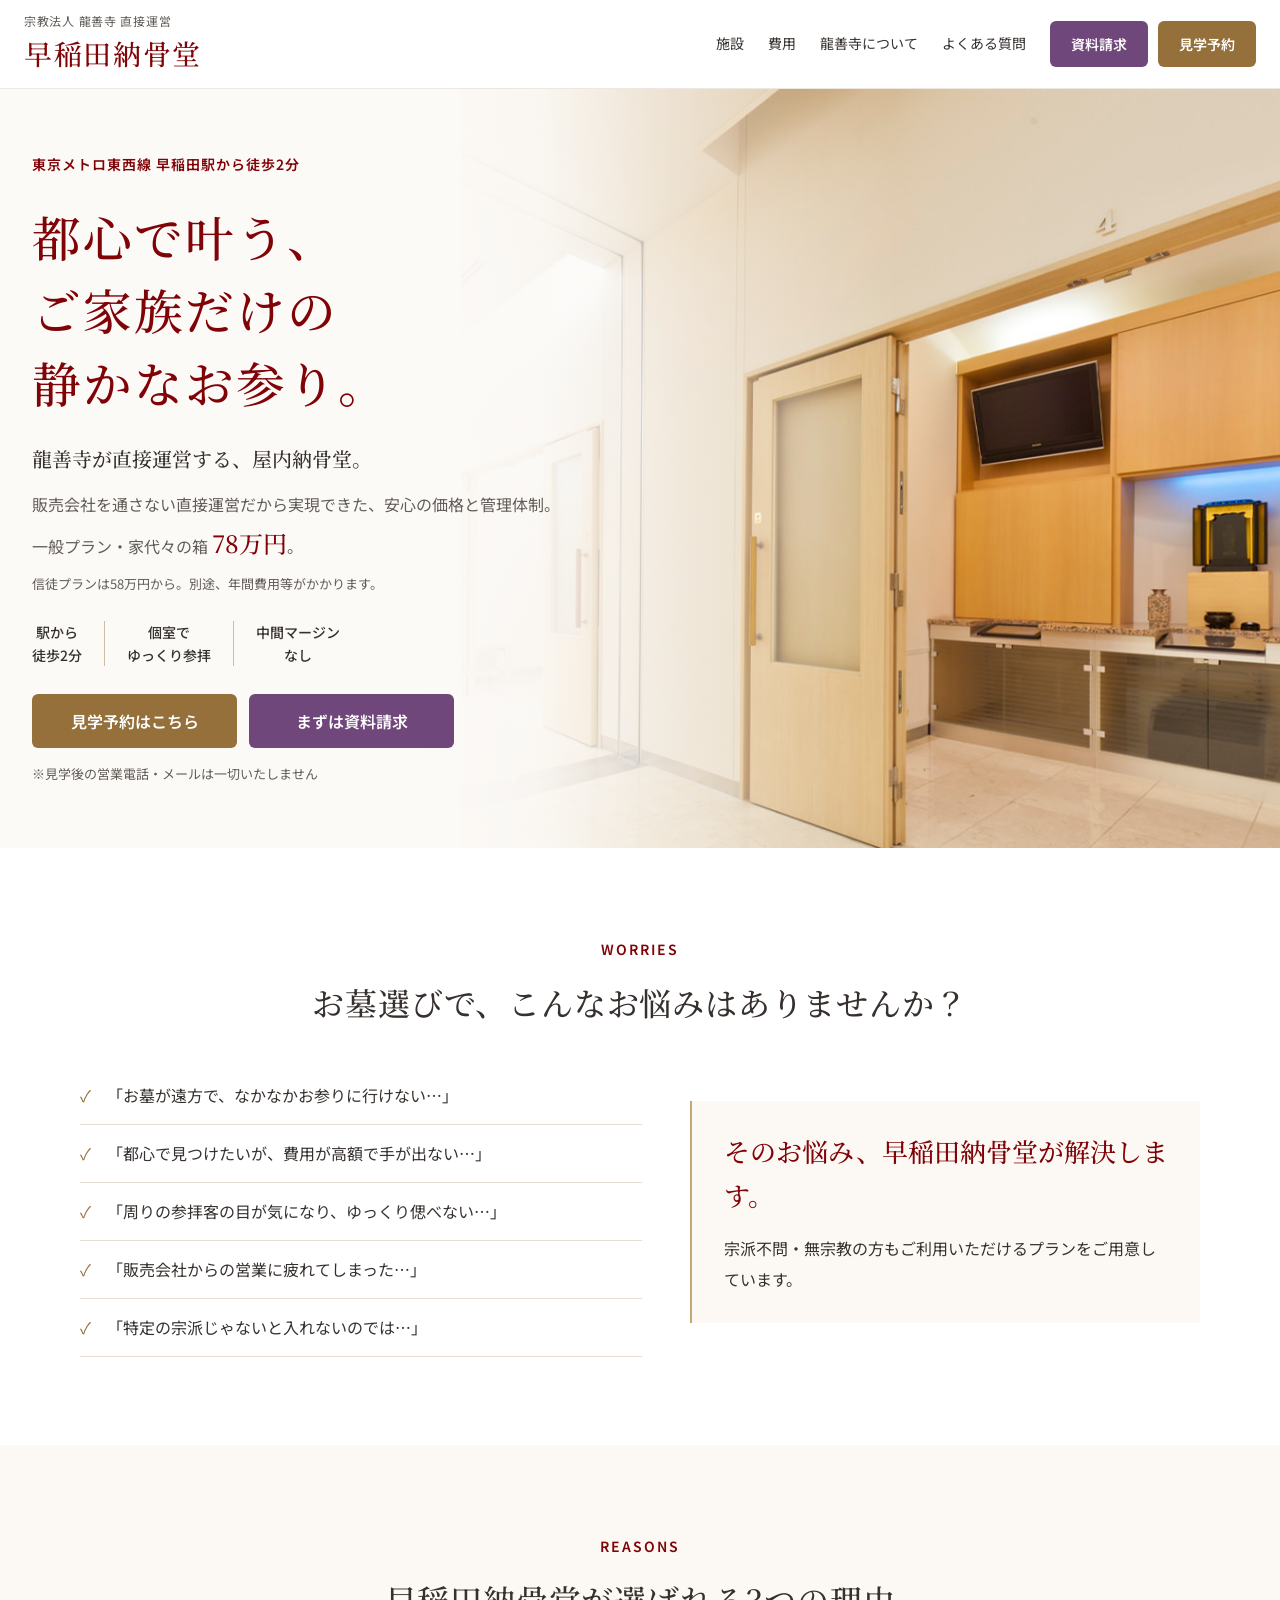
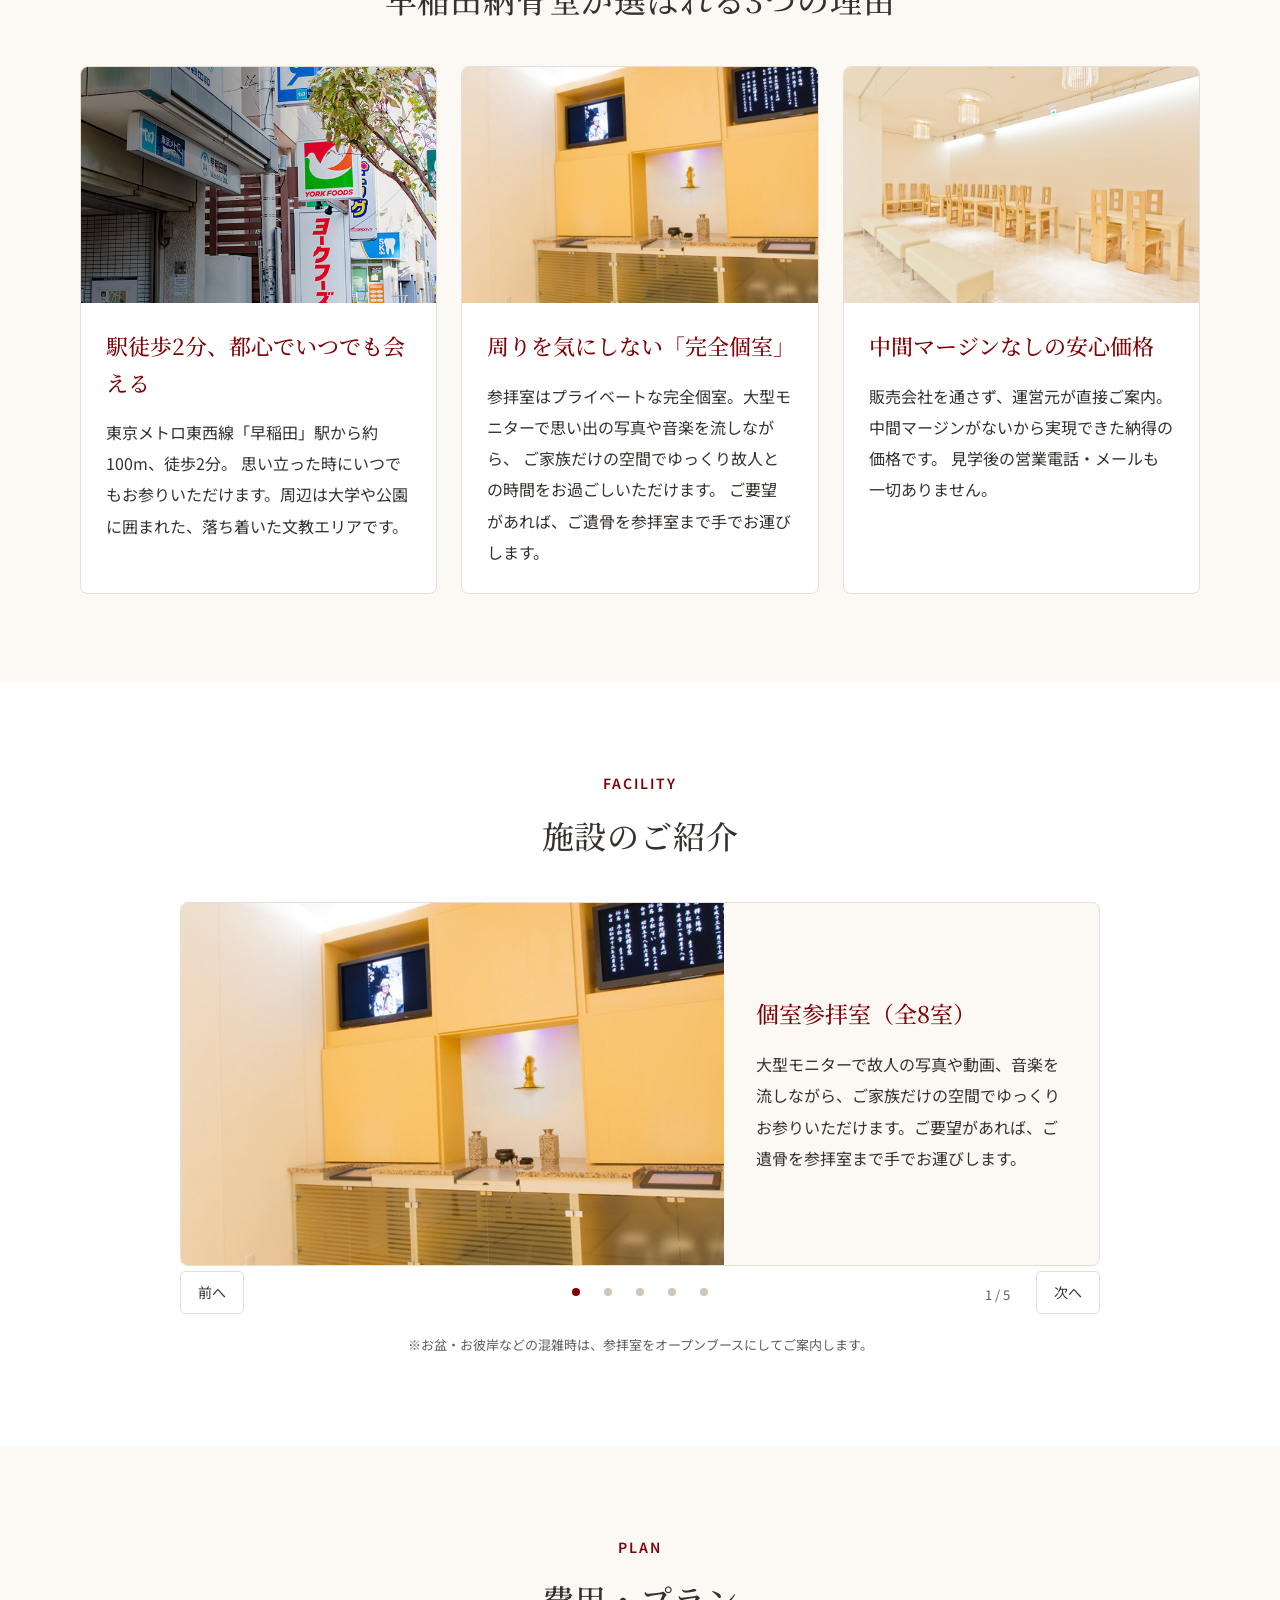
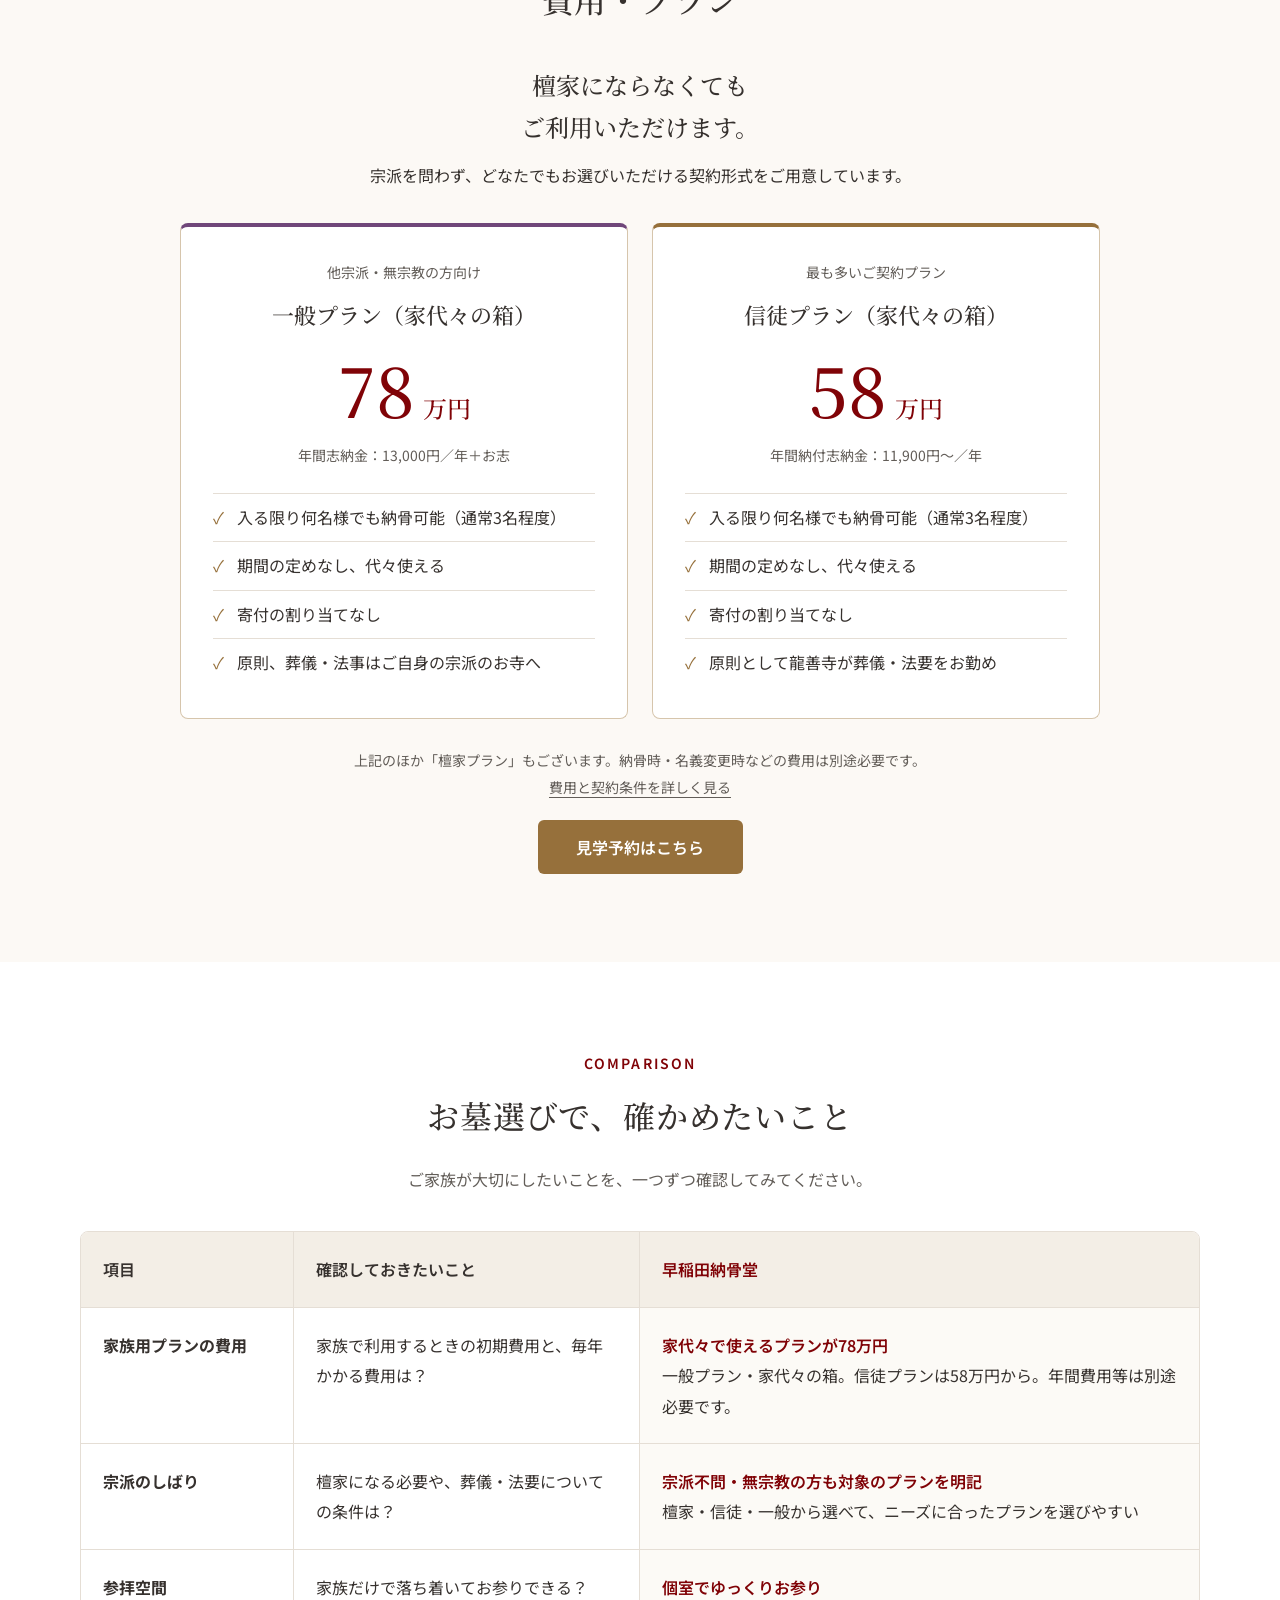
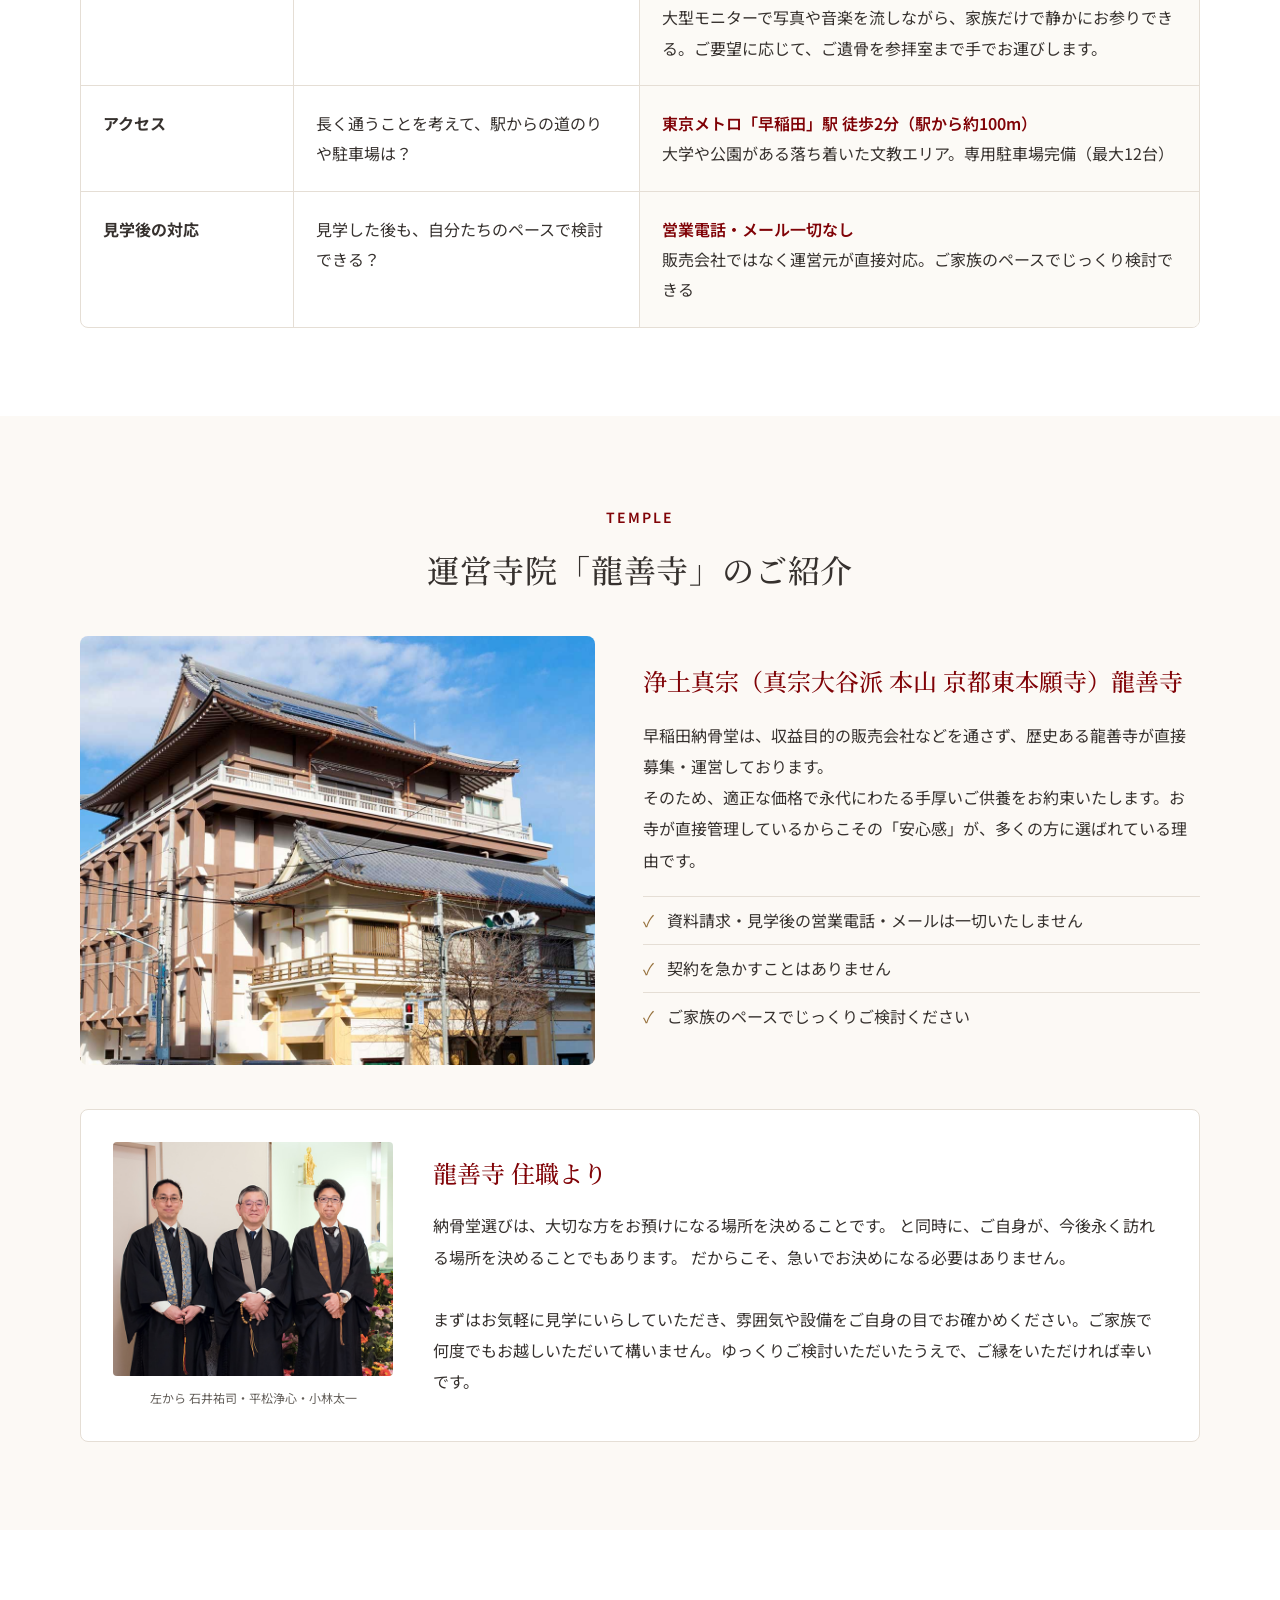
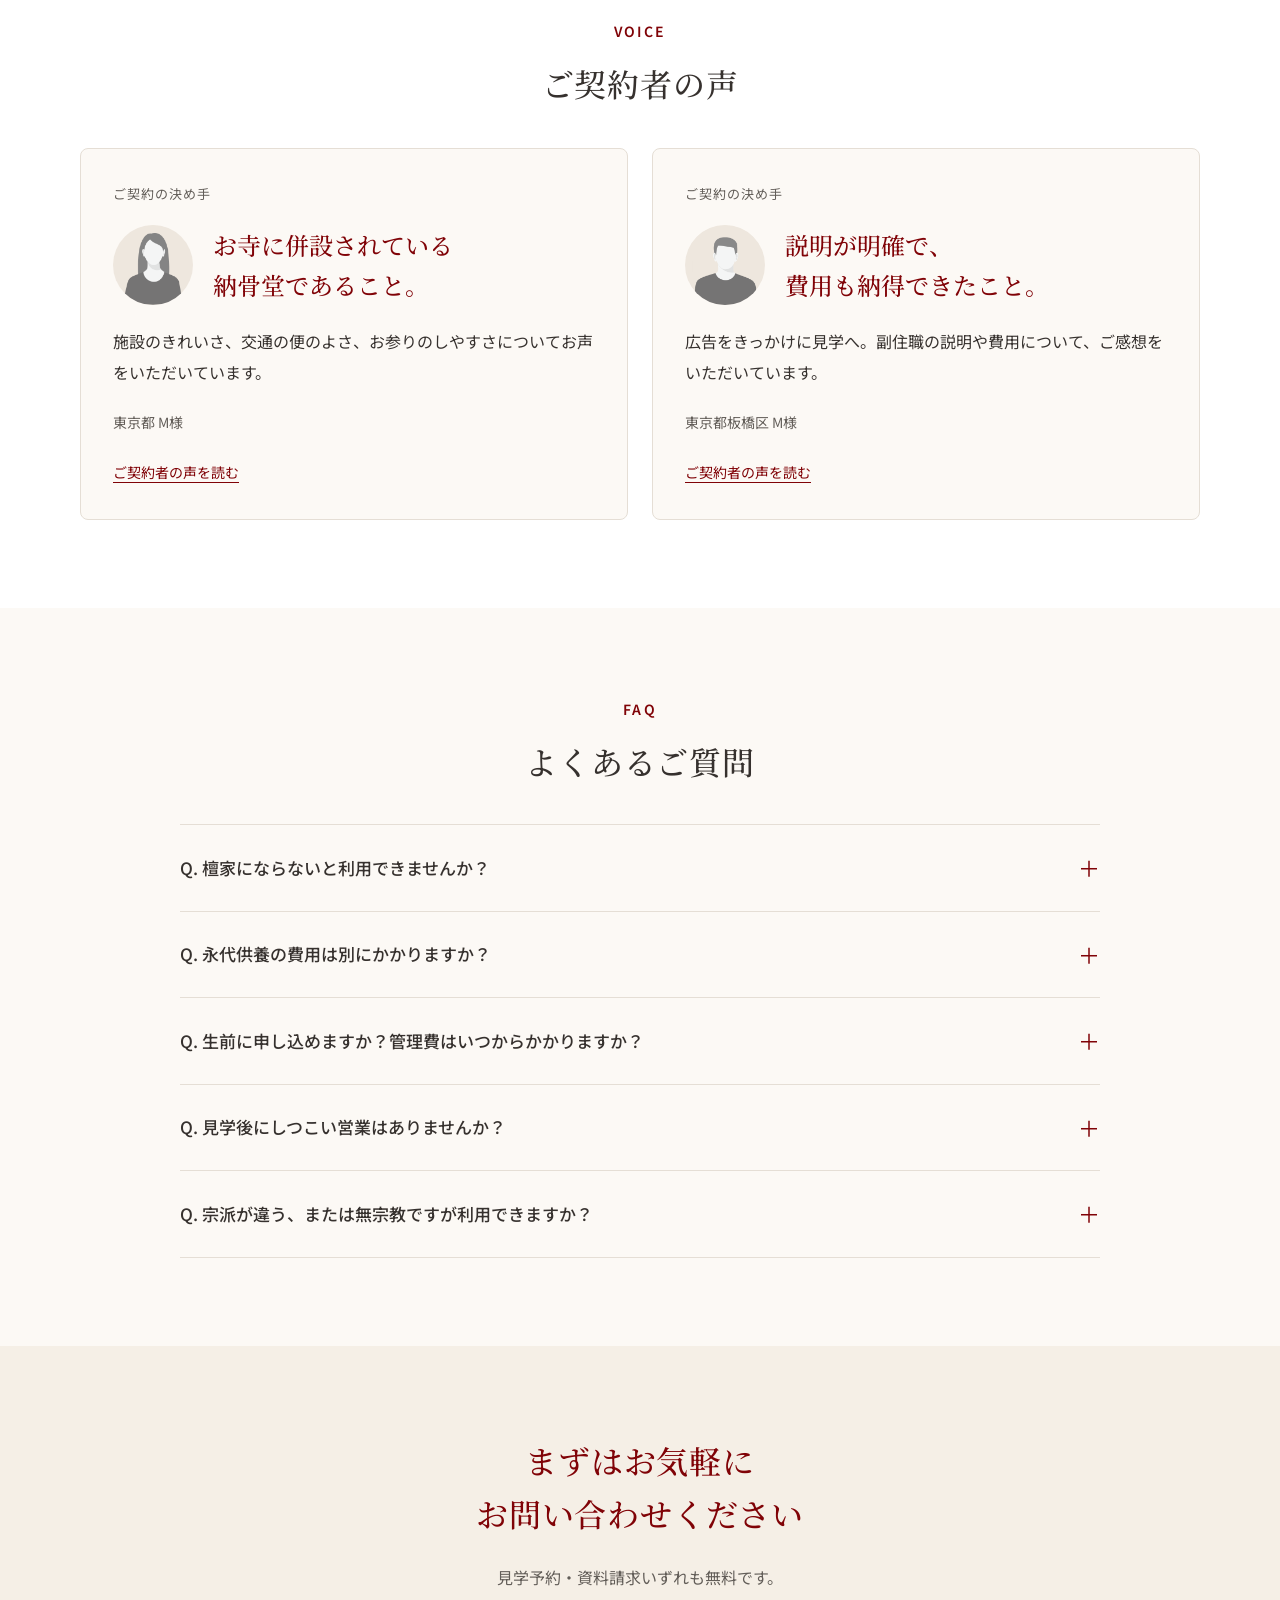
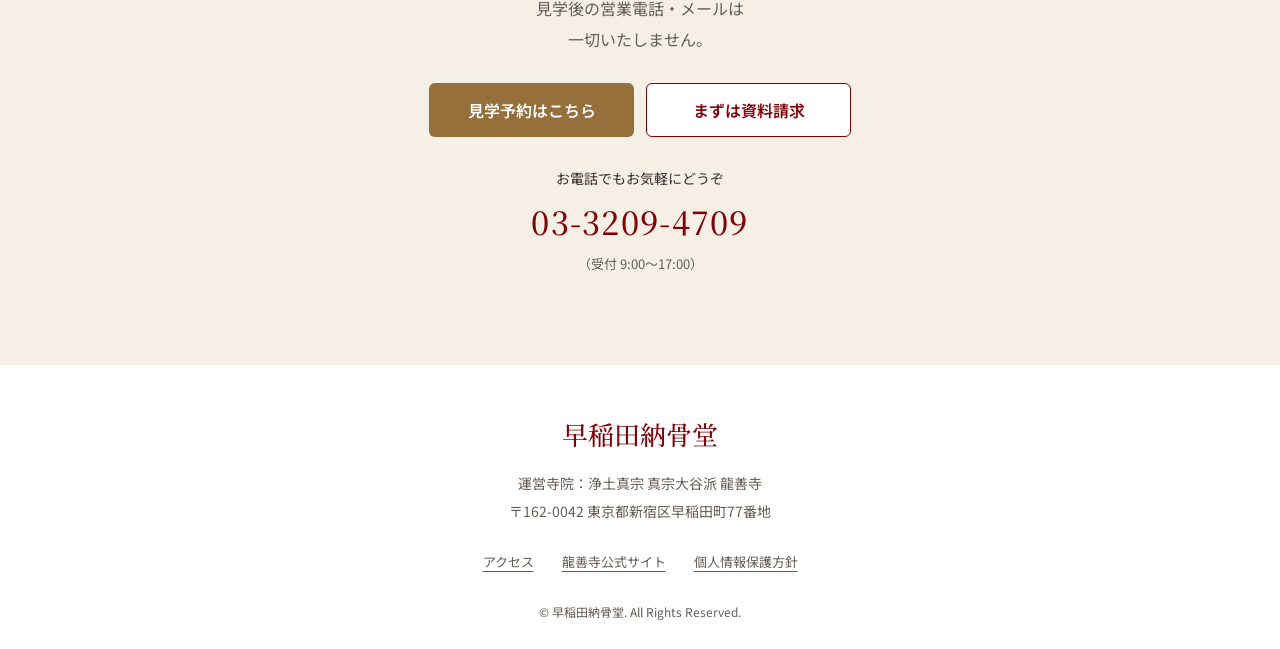
<file: design/ryuzenji-nokotsudo-lp/index.html>
<!DOCTYPE html>
<html lang="ja">

<head>
  <meta charset="UTF-8">
  <meta name="viewport" content="width=device-width, initial-scale=1.0">
  <title>早稲田納骨堂｜ご家族だけの静かなお参り</title>
  <meta name="description" content="早稲田駅から徒歩2分。龍善寺が直接運営する早稲田納骨堂。個室参拝室や費用・プランをご紹介。ご家族のペースでゆっくりご見学いただけます。">
  <meta name="robots" content="noindex, nofollow">
  <meta name="theme-color" content="#800307">
  <link rel="preconnect" href="https://fonts.googleapis.com">
  <link rel="preconnect" href="https://fonts.gstatic.com" crossorigin>
  <link href="https://fonts.googleapis.com/css2?family=Noto+Sans+JP:wght@400;500;600;700&family=Noto+Serif+JP:wght@400;500;600&display=swap" rel="stylesheet">
  <link rel="preload" as="image" href="assets/lp-photos/feature-img03.jpg">
  <link rel="stylesheet" href="assets/lp-complete.css?v=20261120-voice1">
</head>

<body id="top">
  <a class="skip-link" href="#main">本文へ移動</a>
  <header class="site-header">
    <div class="header-inner">
      <a class="site-logo" href="#top">
        <span class="site-logo__sub">宗教法人 龍善寺 直接運営</span><span class="site-logo__main">早稲田納骨堂</span>
      </a>
      <nav class="header-nav" aria-label="ページ内メニュー"><a href="#facility">施設</a><a href="#plan">費用</a><a href="#temple">龍善寺について</a><a href="#faq">よくある質問</a></nav>
      <div class="header-actions">
        <a class="button button--document" href="https://wasedanokotsudo.jp/contact/">資料請求</a>
        <a class="button button--tour" href="https://wasedanokotsudo.jp/reservation/">見学予約</a>
      </div>
    </div>
  </header>

  <main id="main">
    <section class="hero">
      <div class="hero-inner">
        <div class="hero-copy">
          <div class="hero-first-view"><img class="hero-photo" src="assets/lp-photos/feature-img03.jpg" alt="個室参拝室と明るいロビーが続く早稲田納骨堂の内観" width="1300" height="800" fetchpriority="high">
          <p class="hero-label">東京メトロ東西線 早稲田駅から徒歩2分</p>
          <h1><span class="hero-title-line">都心で叶う、</span><br><span class="hero-title-line">ご家族だけの</span><br><span class="hero-title-line">静かなお参り。</span></h1>
          <div class="hero-intro"><p class="hero-location">東京メトロ東西線 早稲田駅から徒歩2分</p>
          <p class="hero-catch"><span>龍善寺が直接運営する、</span><span>屋内納骨堂。</span></p>
          <p class="hero-lead">
            販売会社を通さない直接運営だから<br class="sp-br">実現できた、安心の価格と管理体制。</p>
          </div>
          </div>
          <div class="hero-details"><p class="hero-lead">一般プラン・家代々の箱 <strong>78万円</strong>。<br><span class="hero-price-note">信徒プランは58万円から。別途、年間費用等がかかります。</span>
          </p>
          <ul class="hero-points" aria-label="早稲田納骨堂の特徴">
            <li>駅から<br>徒歩2分</li>
            <li>個室で<br>ゆっくり参拝</li>
            <li>中間マージン<br>なし</li>
          </ul>
          <div class="hero-actions">
            <a class="button button--tour" href="https://wasedanokotsudo.jp/reservation/">見学予約はこちら</a>
            <a class="button button--document" href="https://wasedanokotsudo.jp/contact/">まずは資料請求</a>
          </div>
          <p class="hero-note">※見学後の営業電話・メールは一切いたしません</p>
          </div>
        </div>
      </div>
    </section>

    <section class="section problem">
      <div class="container">
        <p class="section-kicker">WORRIES</p>
        <h2 class="section-heading">お墓選びで、<br class="sp-br">こんなお悩みはありませんか？</h2>
        <div class="problem-grid">
          <ul class="problem-list">
            <li>「お墓が遠方で、なかなかお参りに行けない…」</li>
            <li>「都心で見つけたいが、費用が高額で手が出ない…」</li>
            <li>「周りの参拝客の目が気になり、ゆっくり偲べない…」</li>
            <li>「販売会社からの営業に疲れてしまった…」</li>
            <li>「特定の宗派じゃないと入れないのでは…」</li>
          </ul>
          <div class="solution-box">
            <h3>そのお悩み、<br class="sp-br">早稲田納骨堂が解決します。</h3>
            <p>
              宗派不問・無宗教の方も<br class="sp-br">ご利用いただけるプランをご用意しています。
            </p>
          </div>
        </div>
      </div>
    </section>

    <section class="section section--soft">
      <div class="container">
        <p class="section-kicker">REASONS</p>
        <h2 class="section-heading">早稲田納骨堂が選ばれる3つの理由</h2>
        <div class="reason-list">
          <article class="reason-item">
            <div class="reason-media">
              <img class="section-photo" src="assets/lp-photos/characteristic__img01.jpg" alt="東京メトロ東西線・早稲田駅の出口" width="700" height="400" loading="lazy" decoding="async">
            </div>
            <div class="reason-copy">
              <h3>駅徒歩2分、都心でいつでも会える</h3>
              <p>
                東京メトロ東西線「早稲田」駅から約100m、徒歩2分。
                思い立った時にいつでもお参りいただけます。周辺は大学や公園に囲まれた、落ち着いた文教エリアです。
              </p>
            </div>
          </article>

          <article class="reason-item">
            <div class="reason-media">
              <img class="section-photo" src="assets/lp-photos/sanpaishitu02.jpg" alt="大型モニターを備えた個室の参拝室" width="1000" height="660" loading="lazy" decoding="async">
            </div>
            <div class="reason-copy">
              <h3>周りを気にしない「完全個室」</h3>
              <p>
                参拝室はプライベートな完全個室。大型モニターで思い出の写真や音楽を流しながら、
                ご家族だけの空間でゆっくり故人との時間をお過ごしいただけます。
                ご要望があれば、ご遺骨を参拝室まで手でお運びします。
              </p>
            </div>
          </article>

          <article class="reason-item">
            <div class="reason-media">
              <img class="section-photo" src="assets/lp-photos/machiai02.jpg" alt="参拝後にゆっくり過ごせる明るい待合ロビー" width="1000" height="660" loading="lazy" decoding="async">
            </div>
            <div class="reason-copy">
              <h3>中間マージンなしの安心価格</h3>
              <p>
                販売会社を通さず、運営元が直接ご案内。中間マージンがないから実現できた納得の価格です。
                見学後の営業電話・メールも一切ありません。
              </p>
            </div>
          </article>
        </div>
      </div>
    </section>

    <section class="section" id="facility">
      <div class="container">
        <p class="section-kicker">FACILITY</p>
        <h2 class="section-heading">施設のご紹介</h2>
        <div class="facility-slider" aria-label="施設写真スライダー">
          <button class="facility-arrow facility-arrow--prev" type="button" aria-label="前の施設写真へ" data-facility-prev>前へ</button>
          <button class="facility-arrow facility-arrow--next" type="button" aria-label="次の施設写真へ" data-facility-next>次へ</button>
          <div class="facility-window" tabindex="0" aria-label="施設写真。左右の矢印キーで切り替え">
            <div class="facility-track" id="facilityTrack">
              <article class="facility-slide">
                <img class="facility-photo" src="assets/lp-photos/sanpaishitu02.jpg" alt="写真や音楽とともにお参りできる個室参拝室" width="1000" height="660" loading="lazy" decoding="async">
                <div class="facility-caption">
                  <h3>個室参拝室（全8室）</h3>
                  <p>
                    大型モニターで故人の写真や動画、音楽を流しながら、ご家族だけの空間でゆっくりお参りいただけます。ご要望があれば、ご遺骨を参拝室まで手でお運びします。
                  </p>
                </div>
              </article>
              <article class="facility-slide">
                <img class="facility-photo" src="assets/lp-photos/feature-img-s03.jpg" alt="思い出の写真を映した参拝室の大型モニター" width="850" height="600" loading="lazy" decoding="async">
                <div class="facility-caption">
                  <h3>大型モニター</h3>
                  <p>
                    タッチパネル操作で、思い出の写真や動画をモニターに映し出せます。ビデオ登録で故人の声を聞くことも。
                  </p>
                </div>
              </article>
              <article class="facility-slide">
                <img class="facility-photo" src="assets/lp-photos/machiai02.jpg" alt="椅子とテーブルを備えた屋内ロビー" width="1000" height="660" loading="lazy" decoding="async">
                <div class="facility-caption">
                  <h3>ロビー・待合室</h3>
                  <p>
                    白を基調とした明るく清潔感のある空間。お茶のご用意もございます。お参り後もゆっくりお過ごしください。
                  </p>
                </div>
              </article>
              <article class="facility-slide">
                <img class="facility-photo" src="assets/lp-photos/flower01.jpg" alt="お参りの後のお花をお供えできるロビーの花立て" width="1000" height="660" loading="lazy" decoding="async">
                <div class="facility-caption">
                  <h3>お花のお供え</h3>
                  <p>
                    故人がお好きだったお花を自由にお供えいただけます。屋内なので長い間きれいに咲いてくれます。
                  </p>
                </div>
              </article>
              <article class="facility-slide">
                <img class="facility-photo" src="assets/lp-photos/parking.jpg" alt="早稲田通り沿いにある龍善寺の専用駐車場" width="1000" height="660" loading="lazy" decoding="async">
                <div class="facility-caption">
                  <h3>専用駐車場</h3>
                  <p>
                    早稲田通り沿いに専用駐車場を完備（最大12台）。車いすの方用の駐車場も境内にございます。
                  </p>
                </div>
              </article>
            </div>
          </div>
          <p class="facility-counter" aria-live="polite"><span id="facilityCount">1</span> / 5</p>
          <div class="facility-dots" id="facilityDots" aria-label="施設写真のページ切り替え">
            <button class="facility-dot is-active" type="button" aria-label="1枚目を表示"></button>
            <button class="facility-dot" type="button" aria-label="2枚目を表示"></button>
            <button class="facility-dot" type="button" aria-label="3枚目を表示"></button>
            <button class="facility-dot" type="button" aria-label="4枚目を表示"></button>
            <button class="facility-dot" type="button" aria-label="5枚目を表示"></button>
          </div>
        </div>
        <p class="facility-note">※お盆・お彼岸などの混雑時は、参拝室をオープンブースにしてご案内します。</p>
      </div>
    </section>

    <section class="section section--soft" id="plan">
      <div class="container">
        <p class="section-kicker">PLAN</p>
        <h2 class="section-heading">費用・プラン</h2>
        <div class="plan-intro">
          <div>
            <h3>檀家にならなくても<br>ご利用いただけます。</h3>
            <p>
              宗派を問わず、どなたでもお選びいただける契約形式をご用意しています。
            </p>
          </div>
          <div class="plan-grid">
            <article class="plan-card">
              <span class="plan-label">他宗派・無宗教の方向け</span>
              <h4>一般プラン（家代々の箱）</h4>
              <div class="price">78<span>万円</span></div>
              <p class="plan-note">年間志納金：13,000円／年＋お志</p>
              <ul class="check-list">
                <li>入る限り何名様でも納骨可能（通常3名程度）</li>
                <li>期間の定めなし、代々使える</li>
                <li>寄付の割り当てなし</li>
                <li>原則、葬儀・法事はご自身の宗派のお寺へ</li>
              </ul>
            </article>
            <article class="plan-card">
              <span class="plan-label">最も多いご契約プラン</span>
              <h4>信徒プラン（家代々の箱）</h4>
              <div class="price">58<span>万円</span></div>
              <p class="plan-note">年間納付志納金：11,900円〜／年</p>
              <ul class="check-list">
                <li>入る限り何名様でも納骨可能（通常3名程度）</li>
                <li>期間の定めなし、代々使える</li>
                <li>寄付の割り当てなし</li>
                <li>原則として龍善寺が葬儀・法要をお勤め</li>
              </ul>
            </article>
          </div>
        </div>
        <div class="hero-actions" style="justify-content: center;">
          <p class="plan-extra-note">上記のほか「檀家プラン」もございます。納骨時・名義変更時などの費用は別途必要です。<br><a href="https://wasedanokotsudo.jp/price/">費用と契約条件を詳しく見る</a></p>
          <a class="button button--tour" href="https://wasedanokotsudo.jp/reservation/">見学予約はこちら</a>
        </div>
      </div>
    </section>

    <section class="section">
      <div class="container">
        <p class="section-kicker">COMPARISON</p>
        <h2 class="section-heading">お墓選びで、確かめたいこと</h2>
        <p class="section-lead">
          ご家族が大切にしたいことを、一つずつ確認してみてください。
        </p>
        <div class="comparison-wrap">
          <table class="comparison-table">
            <thead>
              <tr>
                <th>項目</th>
                <th>確認しておきたいこと</th>
                <th>早稲田納骨堂</th>
              </tr>
            </thead>
            <tbody>
              <tr>
                <td><strong>家族用プランの費用</strong></td>
                <td>家族で利用するときの初期費用と、毎年かかる費用は？</td>
                <td class="waseda"><strong>家代々で使えるプランが78万円</strong><br>一般プラン・家代々の箱。信徒プランは58万円から。年間費用等は別途必要です。</td>
              </tr>
              <tr>
                <td><strong>宗派のしばり</strong></td>
                <td>檀家になる必要や、葬儀・法要についての条件は？</td>
                <td class="waseda"><strong>宗派不問・無宗教の方も対象のプランを明記</strong><br>檀家・信徒・一般から選べて、ニーズに合ったプランを選びやすい</td>
              </tr>
              <tr>
                <td><strong>参拝空間</strong></td>
                <td>家族だけで落ち着いてお参りできる？</td>
                <td class="waseda"><strong>個室でゆっくりお参り</strong><br>大型モニターで写真や音楽を流しながら、家族だけで静かにお参りできる。ご要望に応じて、ご遺骨を参拝室まで手でお運びします。</td>
              </tr>
              <tr>
                <td><strong>アクセス</strong></td>
                <td>長く通うことを考えて、駅からの道のりや駐車場は？</td>
                <td class="waseda"><strong>東京メトロ「早稲田」駅 徒歩2分（駅から約100m）</strong><br>大学や公園がある落ち着いた文教エリア。専用駐車場完備（最大12台）</td>
              </tr>
              <tr>
                <td><strong>見学後の対応</strong></td>
                <td>見学した後も、自分たちのペースで検討できる？</td>
                <td class="waseda"><strong>営業電話・メール一切なし</strong><br>販売会社ではなく運営元が直接対応。ご家族のペースでじっくり検討できる</td>
              </tr>
            </tbody>
          </table>
        </div>
      </div>
    </section>

    <section class="section section--soft" id="temple">
      <div class="container">
        <p class="section-kicker">TEMPLE</p>
        <h2 class="section-heading">運営寺院「龍善寺」のご紹介</h2>
        <div class="temple-grid">
          <img class="temple-photo" src="assets/lp-photos/hondo.jpg" alt="早稲田納骨堂を運営する龍善寺の外観" width="1274" height="878" loading="lazy" decoding="async">
          <div class="temple-copy">
            <h3>浄土真宗（真宗大谷派 本山 京都東本願寺）龍善寺</h3>
            <p>
              早稲田納骨堂は、収益目的の販売会社などを通さず、歴史ある龍善寺が直接募集・運営しております。<br>
              そのため、適正な価格で永代にわたる手厚いご供養をお約束いたします。お寺が直接管理しているからこその「安心感」が、多くの方に選ばれている理由です。
            </p>
            <ul class="check-list">
              <li>資料請求・見学後の営業電話・メールは一切いたしません</li>
              <li>契約を急かすことはありません</li>
              <li>ご家族のペースでじっくりご検討ください</li>
            </ul>
          </div>
        </div>
        <div class="message">
          <figure class="message-figure"><img class="message-photo" src="assets/lp-photos/jyusyoku.jpg" alt="龍善寺の僧侶。左から石井祐司、平松浄心、小林太一" width="600" height="500" loading="lazy" decoding="async"><figcaption>左から 石井祐司・平松浄心・小林太一</figcaption></figure>
          <div>
            <h3>龍善寺 住職より</h3>
            <p>
              納骨堂選びは、大切な方をお預けになる場所を決めることです。
              と同時に、ご自身が、今後永く訪れる場所を決めることでもあります。
              だからこそ、急いでお決めになる必要はありません。<br><br>
              まずはお気軽に見学にいらしていただき、雰囲気や設備をご自身の目でお確かめください。ご家族で何度でもお越しいただいて構いません。ゆっくりご検討いただいたうえで、ご縁をいただければ幸いです。
            </p>
          </div>
        </div>
      </div>
    </section>

    <section class="section">
      <div class="container">
        <p class="section-kicker">VOICE</p>
        <h2 class="section-heading">ご契約者の声</h2>
        <div class="voice-grid">
          <article class="voice-card"><p class="voice-label">ご契約の決め手</p><div class="voice-heading"><span class="voice-avatar" aria-hidden="true"><img src="assets/lp-illustrations/visitor-1.png" alt="" loading="lazy" width="214" height="246"></span><h3>お寺に併設されている<br>納骨堂であること。</h3></div><p>施設のきれいさ、交通の便のよさ、お参りのしやすさについてお声をいただいています。</p><p class="voice-person">東京都 M様</p><a href="https://wasedanokotsudo.jp/%e8%87%aa%e5%88%86%e3%81%ae%e3%81%8a%e5%a2%93%e3%81%ae%e3%82%88%e3%81%86%e3%81%ab%e3%81%8a%e8%8a%b1%e3%82%84%e3%81%8a%e6%b0%b4%e3%81%8a%e4%be%9b%e3%81%88%e7%89%a9%e3%81%8c%e3%81%82%e3%81%92%e3%82%89/117/">ご契約者の声を読む</a></article>
          <article class="voice-card"><p class="voice-label">ご契約の決め手</p><div class="voice-heading"><span class="voice-avatar" aria-hidden="true"><img src="assets/lp-illustrations/visitor-2.png" alt="" loading="lazy" width="242" height="254"></span><h3>説明が明確で、<br>費用も納得できたこと。</h3></div><p>広告をきっかけに見学へ。副住職の説明や費用について、ご感想をいただいています。</p><p class="voice-person">東京都板橋区 M様</p><a href="https://wasedanokotsudo.jp/%e7%9f%b3%e4%ba%95%e5%89%af%e4%bd%8f%e8%81%b7%e6%a7%98%e3%81%ae%e3%81%94%e8%aa%ac%e6%98%8e%e3%82%82%e6%98%8e%e7%a2%ba%e3%81%a7%e8%b2%bb%e7%94%a8%e3%82%82%e3%83%aa%e3%83%bc%e3%82%ba%e3%83%8a%e3%83%96/109/">ご契約者の声を読む</a></article>
        </div>
      </div>
    </section>

    <section class="section section--soft" id="faq">
      <div class="container">
        <p class="section-kicker">FAQ</p>
        <h2 class="section-heading">よくあるご質問</h2>
        <div class="faq-list">
          <details class="faq-item"><summary class="faq-q">Q. 檀家にならないと利用できませんか？</summary><div class="faq-a">
              いいえ、檀家になる必要はありません。早稲田納骨堂には「檀家」「信徒」「一般」の3つの契約形式があり、
              他宗派の方・無宗教の方もご利用いただける「一般」プランのほか、今後の葬儀・法要は龍善寺にご依頼いただきつつ費用を抑えられ、寄付の割り当てのない「信徒」プランもご用意しています。詳しくはお問い合わせください。
            </div></details>
          <details class="faq-item"><summary class="faq-q">Q. 永代供養の費用は別にかかりますか？</summary><div class="faq-a">
              早稲田納骨堂は永代供養が付いた納骨堂ですので、別途永代供養墓のご契約は不要です。お預かりしたご遺骨は、将来的に龍善寺永代供養墓へ共同埋葬し、永代にわたりご供養いたします（共同埋葬時の費用のみ別途ご負担いただきます）。<br>
              なお、年間管理費は信徒プラン 11,900円〜、一般プランは年間志納金13,000円に加えてお志をお願いしています。このほか、映像登録費・骨壺処分費・納骨時費用・名義変更費用などがございます。詳しくは見学時またはお問い合わせ時にご説明いたします。
            </div></details>
          <details class="faq-item"><summary class="faq-q">Q. 生前に申し込めますか？管理費はいつからかかりますか？</summary><div class="faq-a">
              はい、生前のお申込みも承っております。生前にご契約いただいた場合でも、
              実際にご納骨されるまでは管理費はかからず、納骨後からのご負担となります。
            </div></details>
          <details class="faq-item"><summary class="faq-q">Q. 見学後にしつこい営業はありませんか？</summary><div class="faq-a">
              一切ございません。資料請求・見学後に営業電話やメールを行わないことを明言しております。
              ご家族のペースで、じっくりご検討ください。
            </div></details>
          <details class="faq-item"><summary class="faq-q">Q. 宗派が違う、または無宗教ですが利用できますか？</summary><div class="faq-a">
              はい、ご利用いただけます。「一般」プランは他宗派・無宗教の方を対象としており、
              原則として葬儀・法事はご自身の宗派のお寺にお願いします。将来、浄土真宗の教えを聞いていただける可能性のある方を対象としています。詳しい契約条件はご相談ください。
            </div></details>
        </div>
      </div>
    </section>

    <section class="section final-cta">
      <div class="container">
        <h2 class="section-heading">まずはお気軽に<br>お問い合わせください</h2>
        <p class="section-lead">
          見学予約・資料請求いずれも無料です。<br>見学後の営業電話・メールは<br>一切いたしません。
        </p>
        <div class="hero-actions" style="justify-content: center;">
          <a class="button button--tour" href="https://wasedanokotsudo.jp/reservation/">見学予約はこちら</a>
          <a class="button button--outline" href="https://wasedanokotsudo.jp/contact/">まずは資料請求</a>
        </div>
        <div class="phone-box">
          お電話でもお気軽にどうぞ<br>
          <a href="tel:0332094709">03-3209-4709</a><br>
          <span>（受付 9:00〜17:00）</span>
        </div>
      </div>
    </section>
  </main>

  <footer class="site-footer">
    <p class="footer-name">早稲田納骨堂</p><p>運営寺院：浄土真宗 真宗大谷派 龍善寺<br>〒162-0042 東京都新宿区早稲田町77番地</p>
    <nav aria-label="関連ページ"><a href="https://wasedanokotsudo.jp/access/">アクセス</a><a href="https://www.waseda-ryuzenji.or.jp/">龍善寺公式サイト</a><a href="https://wasedanokotsudo.jp/personalinfo/">個人情報保護方針</a></nav>
    <small>© 早稲田納骨堂. All Rights Reserved.</small>
  </footer>
  <nav class="mobile-cta" aria-label="お問い合わせ"><a class="button button--document" href="https://wasedanokotsudo.jp/contact/">資料請求</a><a class="button button--tour" href="https://wasedanokotsudo.jp/reservation/">見学予約</a></nav>

    <script>
    (() => {
      const track = document.getElementById('facilityTrack');
      const slides = [...document.querySelectorAll('.facility-slide')];
      const dots = [...document.querySelectorAll('.facility-dot')];
      const viewport = document.querySelector('.facility-window');
      let current = 0;
      function show(index) {
        current = (index + slides.length) % slides.length;
        track.style.transform = `translateX(-${current * 100}%)`;
        slides.forEach((slide, i) => slide.setAttribute('aria-hidden', i !== current));
        dots.forEach((dot, i) => {
          dot.classList.toggle('is-active', i === current);
          dot.setAttribute('aria-current', i === current ? 'true' : 'false');
        });
        document.getElementById('facilityCount').textContent = current + 1;
      }
      document.querySelector('[data-facility-prev]').addEventListener('click', () => show(current - 1));
      document.querySelector('[data-facility-next]').addEventListener('click', () => show(current + 1));
      dots.forEach((dot, i) => dot.addEventListener('click', () => show(i)));
      viewport.addEventListener('keydown', e => {
        if (e.key === 'ArrowRight' || e.key === 'ArrowLeft') {
          e.preventDefault(); show(current + (e.key === 'ArrowRight' ? 1 : -1));
        }
      });
      let touchStart;
      viewport.addEventListener('touchstart', e => { touchStart = [e.changedTouches[0].clientX,e.changedTouches[0].clientY]; }, {passive:true});
      viewport.addEventListener('touchend', e => {
        if (!touchStart) return;
        const dx=e.changedTouches[0].clientX-touchStart[0], dy=e.changedTouches[0].clientY-touchStart[1];
        if (Math.abs(dx)>50 && Math.abs(dx)>Math.abs(dy)) show(current+(dx<0?1:-1));
        touchStart=null;
      }, {passive:true});
      show(0);
    })();
  </script>
</body>

</html>
</file>
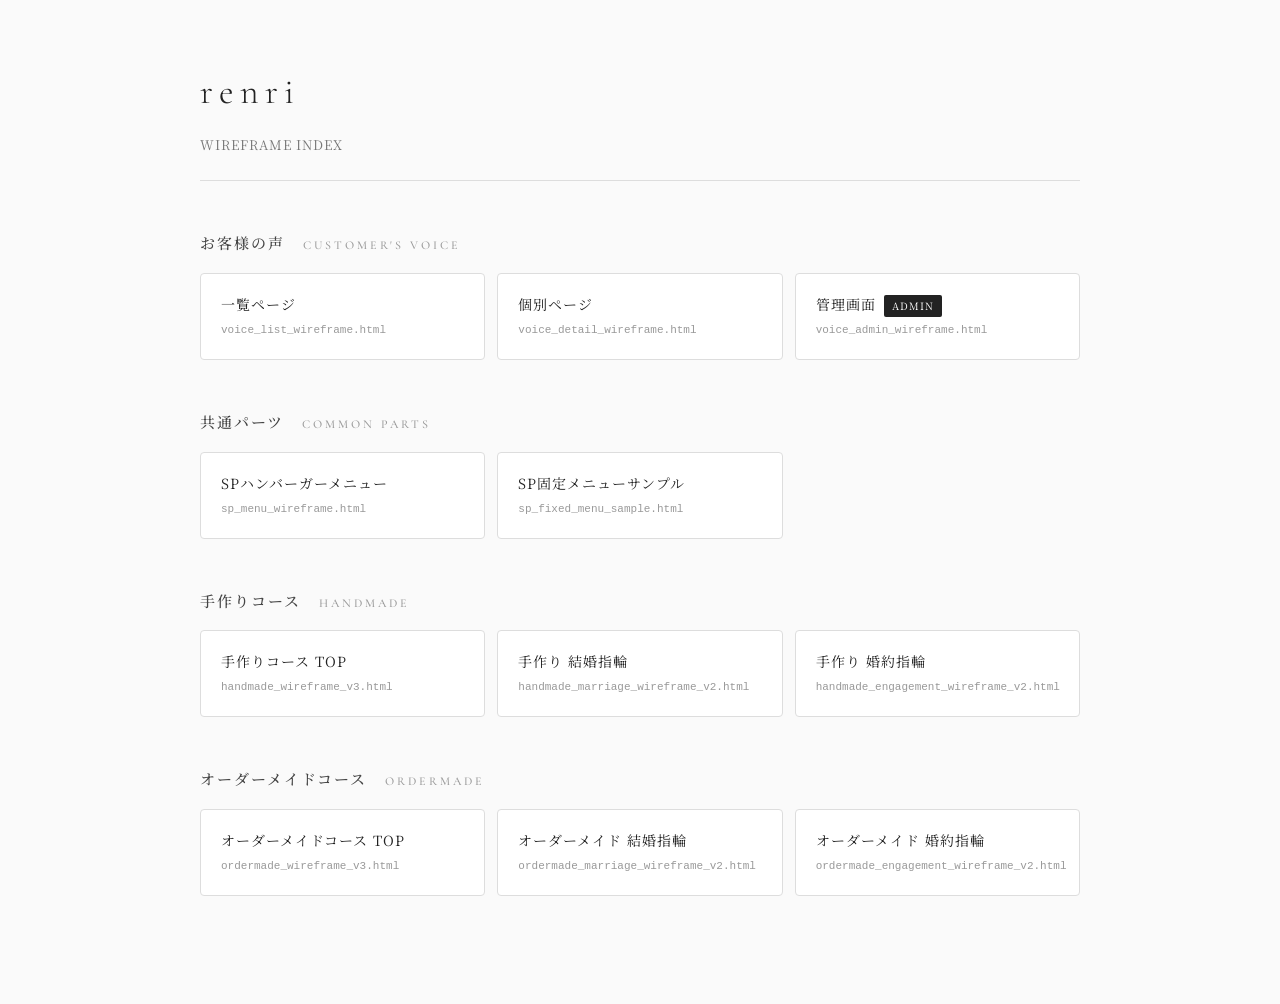
<file: wireframes.html>
<!DOCTYPE html>
<html lang="ja">
<head>
  <meta charset="UTF-8">
  <meta name="robots" content="noindex, nofollow">
  <meta name="viewport" content="width=device-width, initial-scale=1.0">
  <title>renri ワイヤーフレーム index</title>
  <link rel="preconnect" href="https://fonts.googleapis.com">
  <link href="https://fonts.googleapis.com/css2?family=Noto+Serif+JP:wght@300;400;500;600&family=Cormorant+Garamond:wght@300;400;500&display=swap" rel="stylesheet">
  <style>
    * { margin: 0; padding: 0; box-sizing: border-box; }
    body {
      font-family: 'Noto Serif JP', 'Yu Mincho', serif;
      background: #fafafa;
      color: #222;
      line-height: 1.8;
      padding: 60px 20px;
    }
    .container { max-width: 880px; margin: 0 auto; }
    h1 {
      font-family: 'Cormorant Garamond', serif;
      font-size: 36px;
      font-weight: 300;
      letter-spacing: 6px;
      margin-bottom: 8px;
    }
    .lead {
      font-size: 13px;
      color: #777;
      letter-spacing: 1px;
      margin-bottom: 48px;
      padding-bottom: 24px;
      border-bottom: 1px solid #ddd;
    }
    .group { margin-bottom: 48px; }
    .group h2 {
      font-size: 15px;
      font-weight: 500;
      letter-spacing: 2px;
      margin-bottom: 16px;
      color: #444;
    }
    .group h2 .en {
      font-family: 'Cormorant Garamond', serif;
      font-size: 12px;
      letter-spacing: 3px;
      color: #999;
      margin-left: 12px;
    }
    .links {
      display: grid;
      grid-template-columns: repeat(auto-fill, minmax(260px, 1fr));
      gap: 12px;
    }
    .links a {
      display: block;
      padding: 18px 20px;
      background: #fff;
      border: 1px solid #ddd;
      border-radius: 4px;
      text-decoration: none;
      color: #222;
      font-size: 14px;
      letter-spacing: 1px;
      transition: all 0.25s ease;
    }
    .links a:hover {
      border-color: #888;
      transform: translateY(-2px);
      box-shadow: 0 4px 16px rgba(0,0,0,0.06);
    }
    .links a .filename {
      display: block;
      font-family: monospace;
      font-size: 11px;
      color: #999;
      letter-spacing: 0;
      margin-top: 4px;
    }
    .badge-admin {
      display: inline-block;
      background: #222;
      color: #fff;
      font-size: 10px;
      letter-spacing: 1px;
      padding: 2px 8px;
      border-radius: 2px;
      margin-left: 8px;
      vertical-align: middle;
    }
  </style>
</head>
<body>
  <div class="container">
    <h1>renri</h1>
    <p class="lead">WIREFRAME INDEX</p>

    <div class="group">
      <h2>お客様の声 <span class="en">CUSTOMER'S VOICE</span></h2>
      <div class="links">
        <a href="wireframe_work/voice_list_wireframe.html">
          一覧ページ
          <span class="filename">voice_list_wireframe.html</span>
        </a>
        <a href="wireframe_work/voice_detail_wireframe.html">
          個別ページ
          <span class="filename">voice_detail_wireframe.html</span>
        </a>
        <a href="wireframe_work/voice_admin_wireframe.html">
          管理画面<span class="badge-admin">ADMIN</span>
          <span class="filename">voice_admin_wireframe.html</span>
        </a>
      </div>
    </div>

    <div class="group">
      <h2>共通パーツ <span class="en">COMMON PARTS</span></h2>
      <div class="links">
        <a href="wireframe_work/sp_menu_wireframe.html">
          SPハンバーガーメニュー
          <span class="filename">sp_menu_wireframe.html</span>
        </a>
        <a href="wireframe_work/sp_fixed_menu_sample.html">
          SP固定メニューサンプル
          <span class="filename">sp_fixed_menu_sample.html</span>
        </a>
      </div>
    </div>

    <div class="group">
      <h2>手作りコース <span class="en">HANDMADE</span></h2>
      <div class="links">
        <a href="wireframe_work/handmade_wireframe_v3.html">
          手作りコース TOP
          <span class="filename">handmade_wireframe_v3.html</span>
        </a>
        <a href="wireframe_work/handmade_marriage_wireframe_v2.html">
          手作り 結婚指輪
          <span class="filename">handmade_marriage_wireframe_v2.html</span>
        </a>
        <a href="wireframe_work/handmade_engagement_wireframe_v2.html">
          手作り 婚約指輪
          <span class="filename">handmade_engagement_wireframe_v2.html</span>
        </a>
      </div>
    </div>

    <div class="group">
      <h2>オーダーメイドコース <span class="en">ORDERMADE</span></h2>
      <div class="links">
        <a href="wireframe_work/ordermade_wireframe_v3.html">
          オーダーメイドコース TOP
          <span class="filename">ordermade_wireframe_v3.html</span>
        </a>
        <a href="wireframe_work/ordermade_marriage_wireframe_v2.html">
          オーダーメイド 結婚指輪
          <span class="filename">ordermade_marriage_wireframe_v2.html</span>
        </a>
        <a href="wireframe_work/ordermade_engagement_wireframe_v2.html">
          オーダーメイド 婚約指輪
          <span class="filename">ordermade_engagement_wireframe_v2.html</span>
        </a>
      </div>
    </div>
  </div>
</body>
</html>
</file>
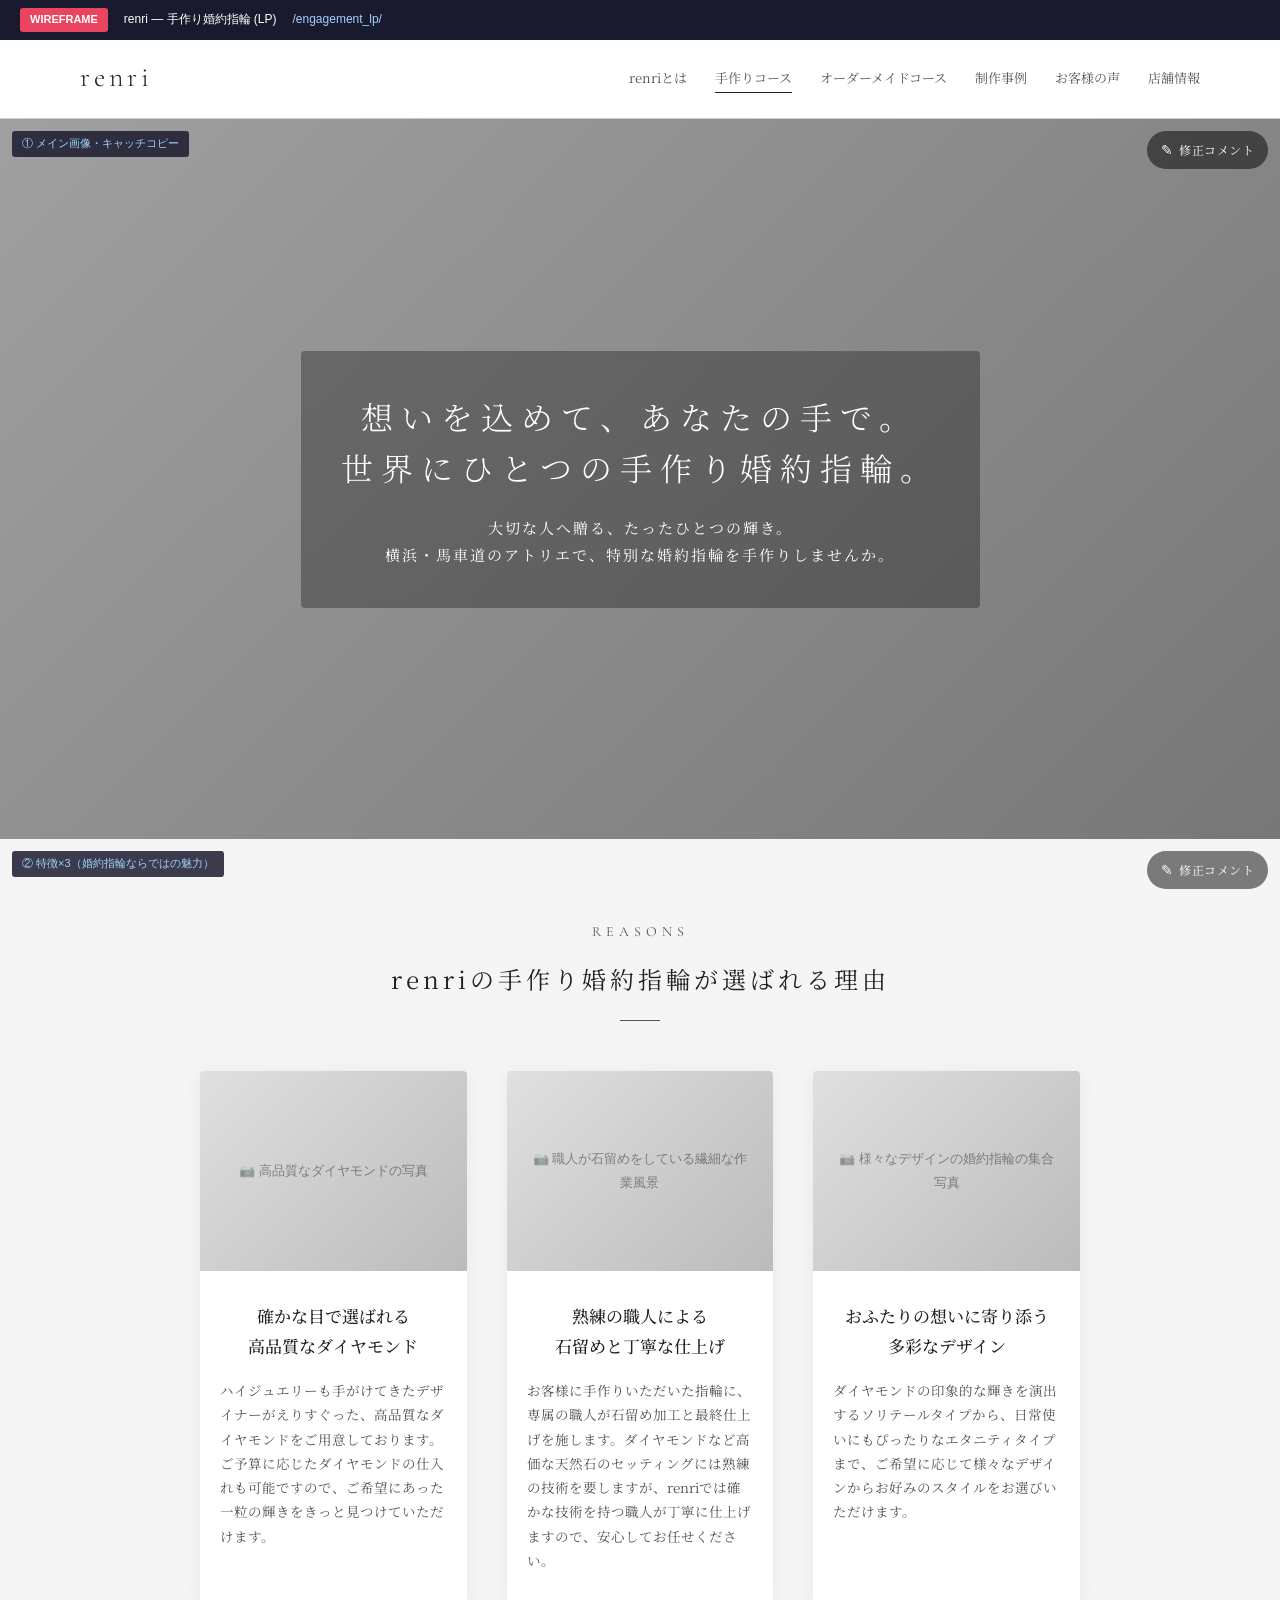
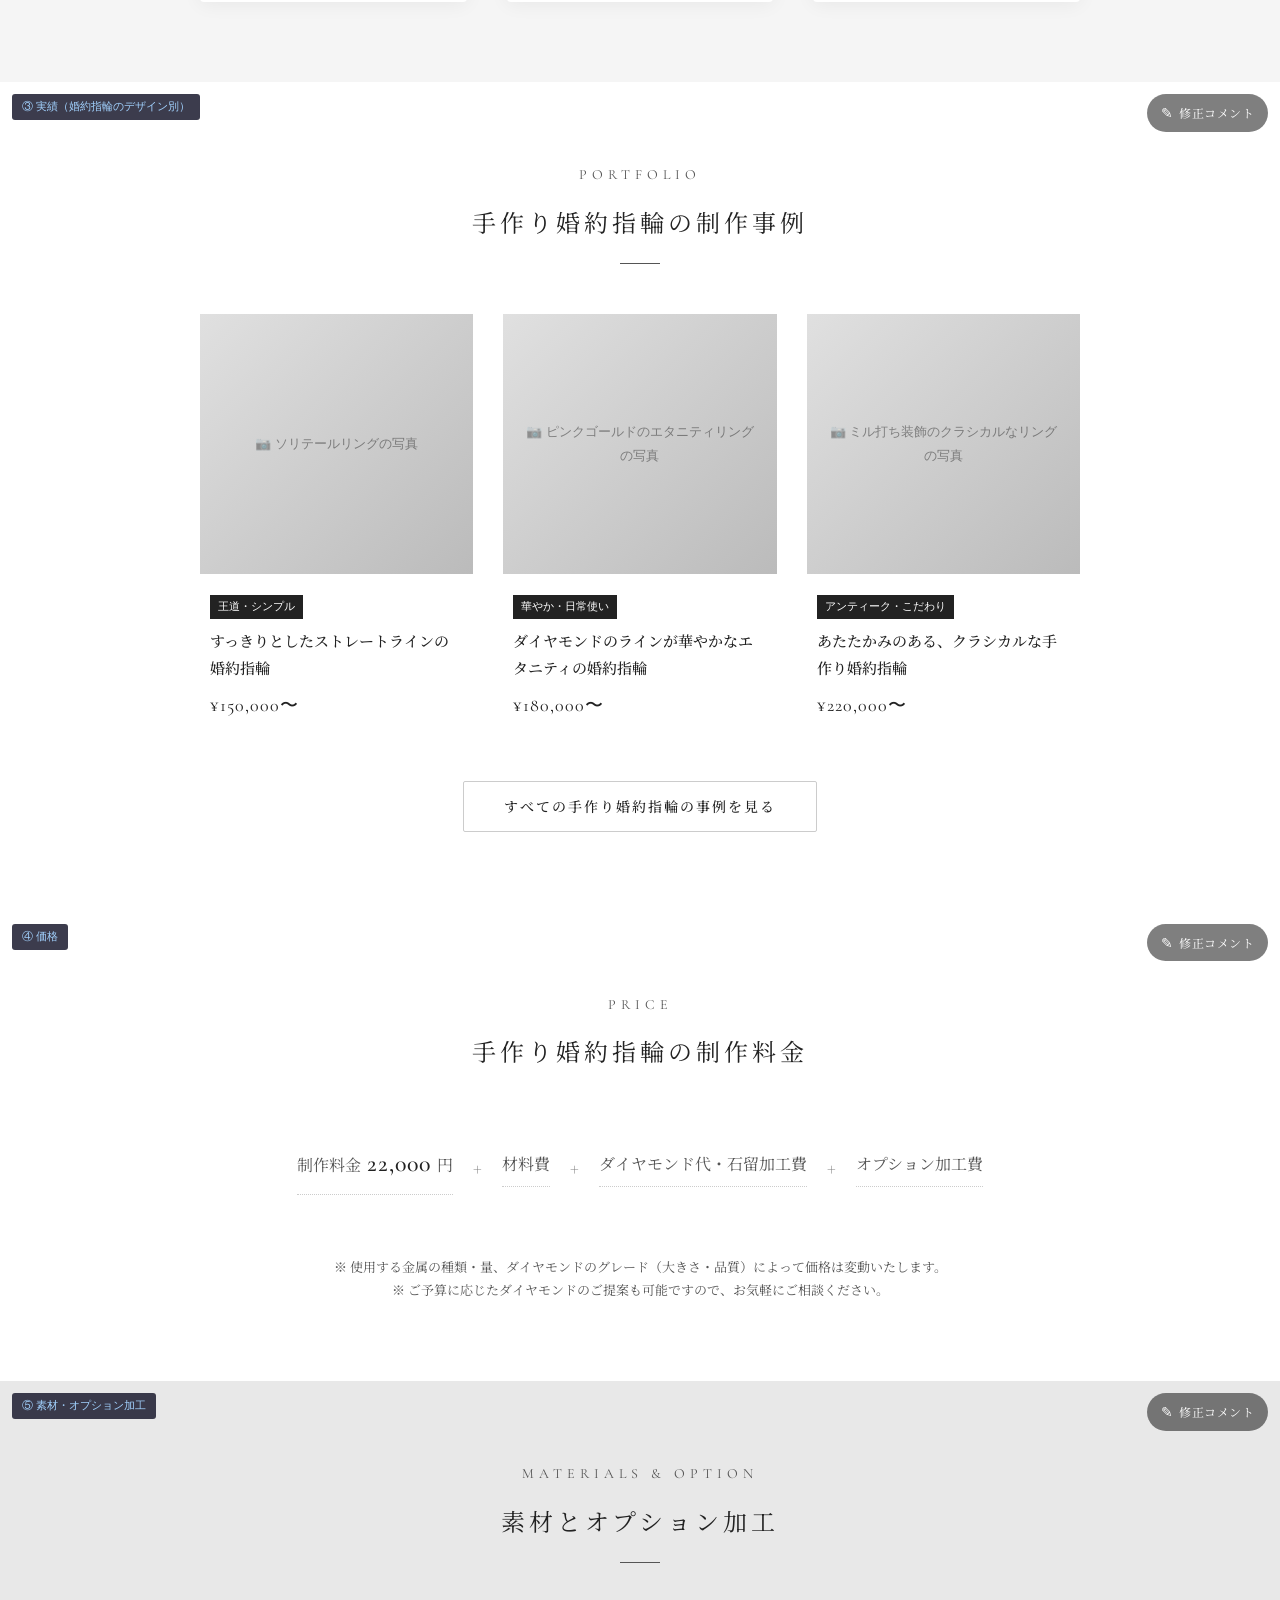
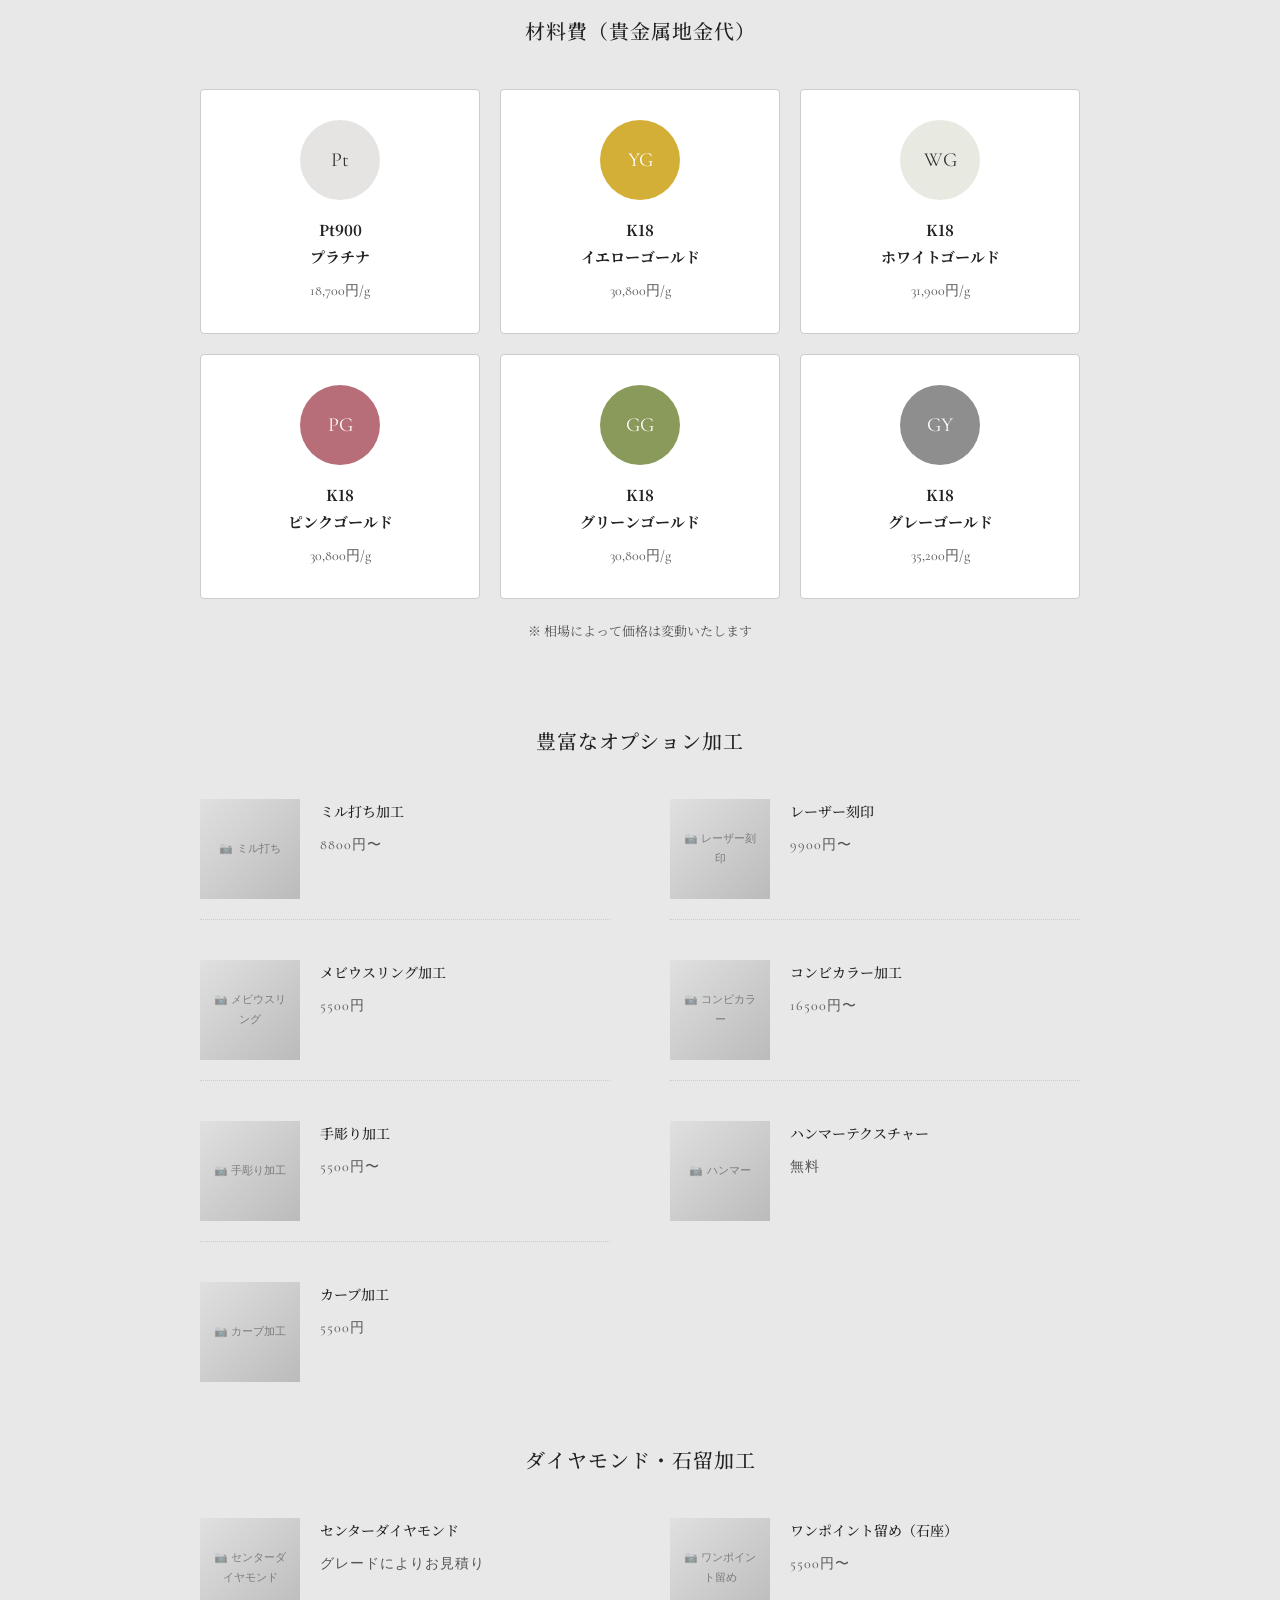
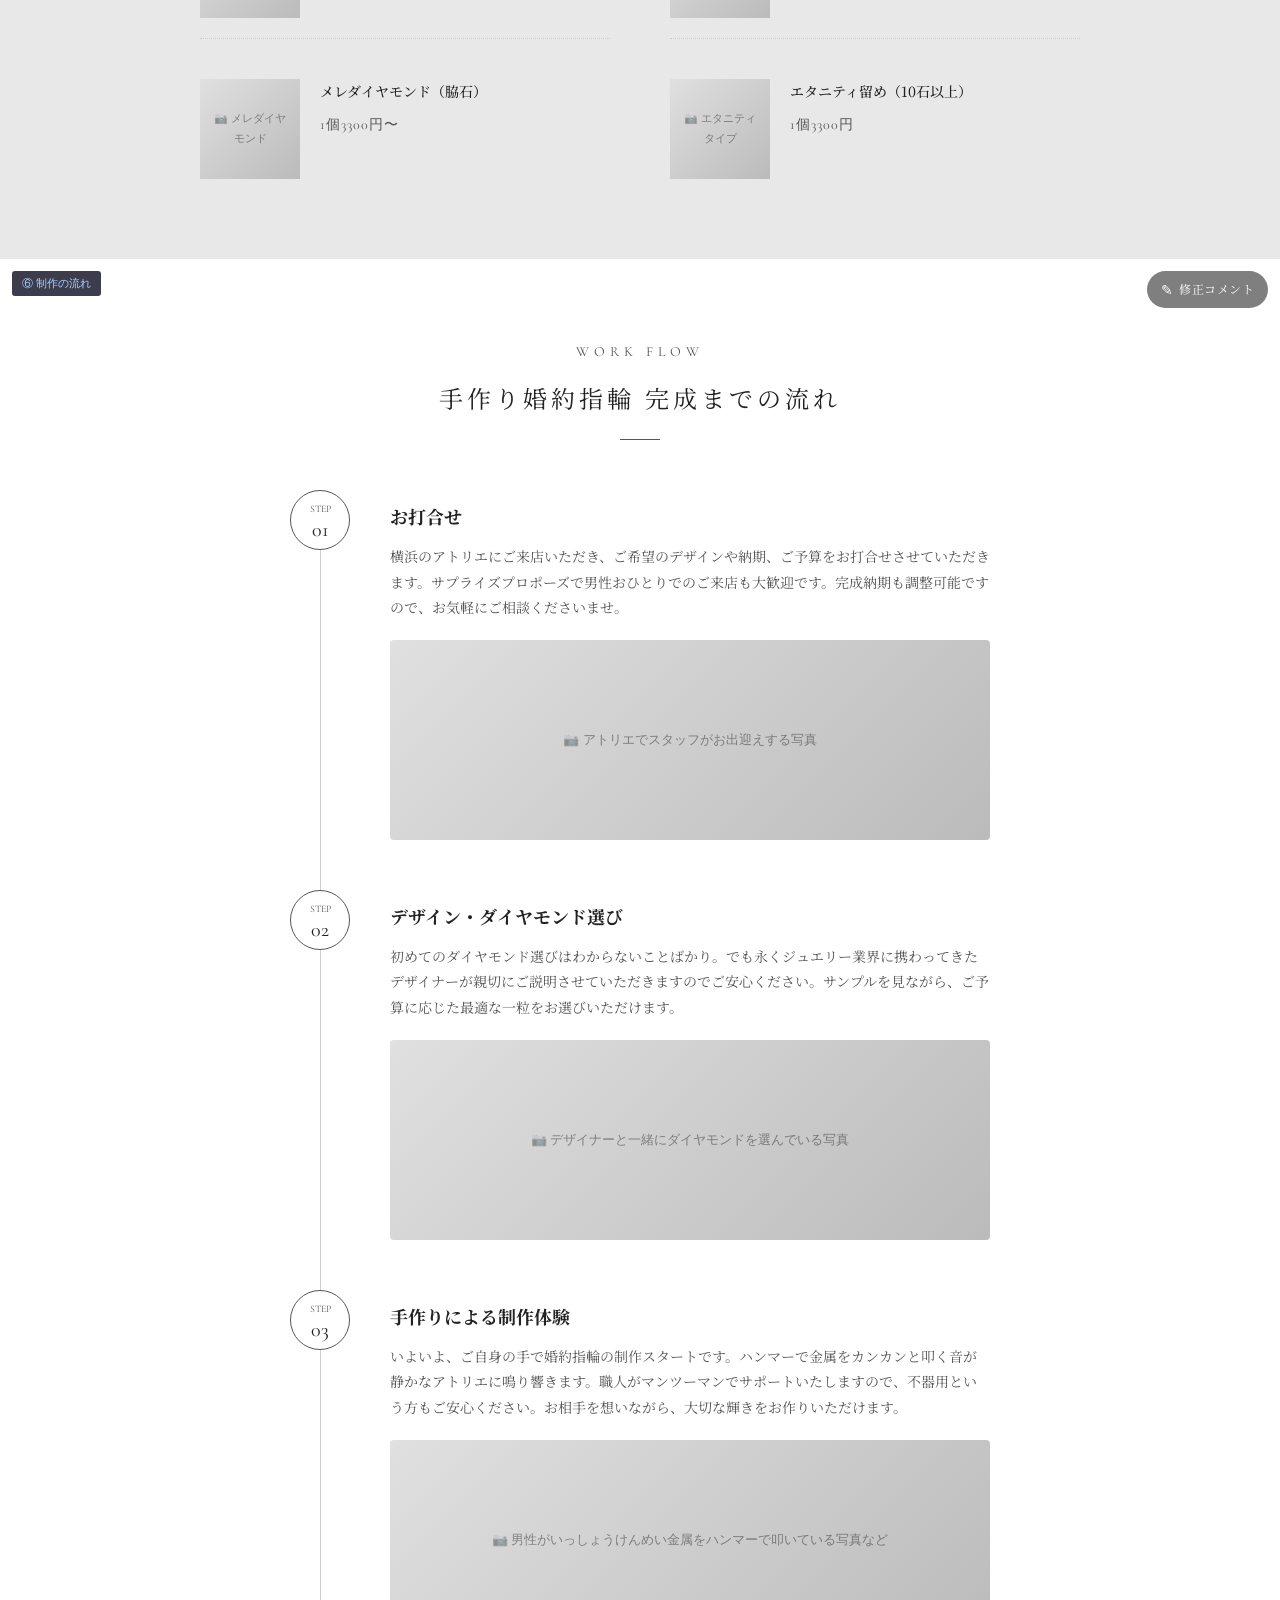
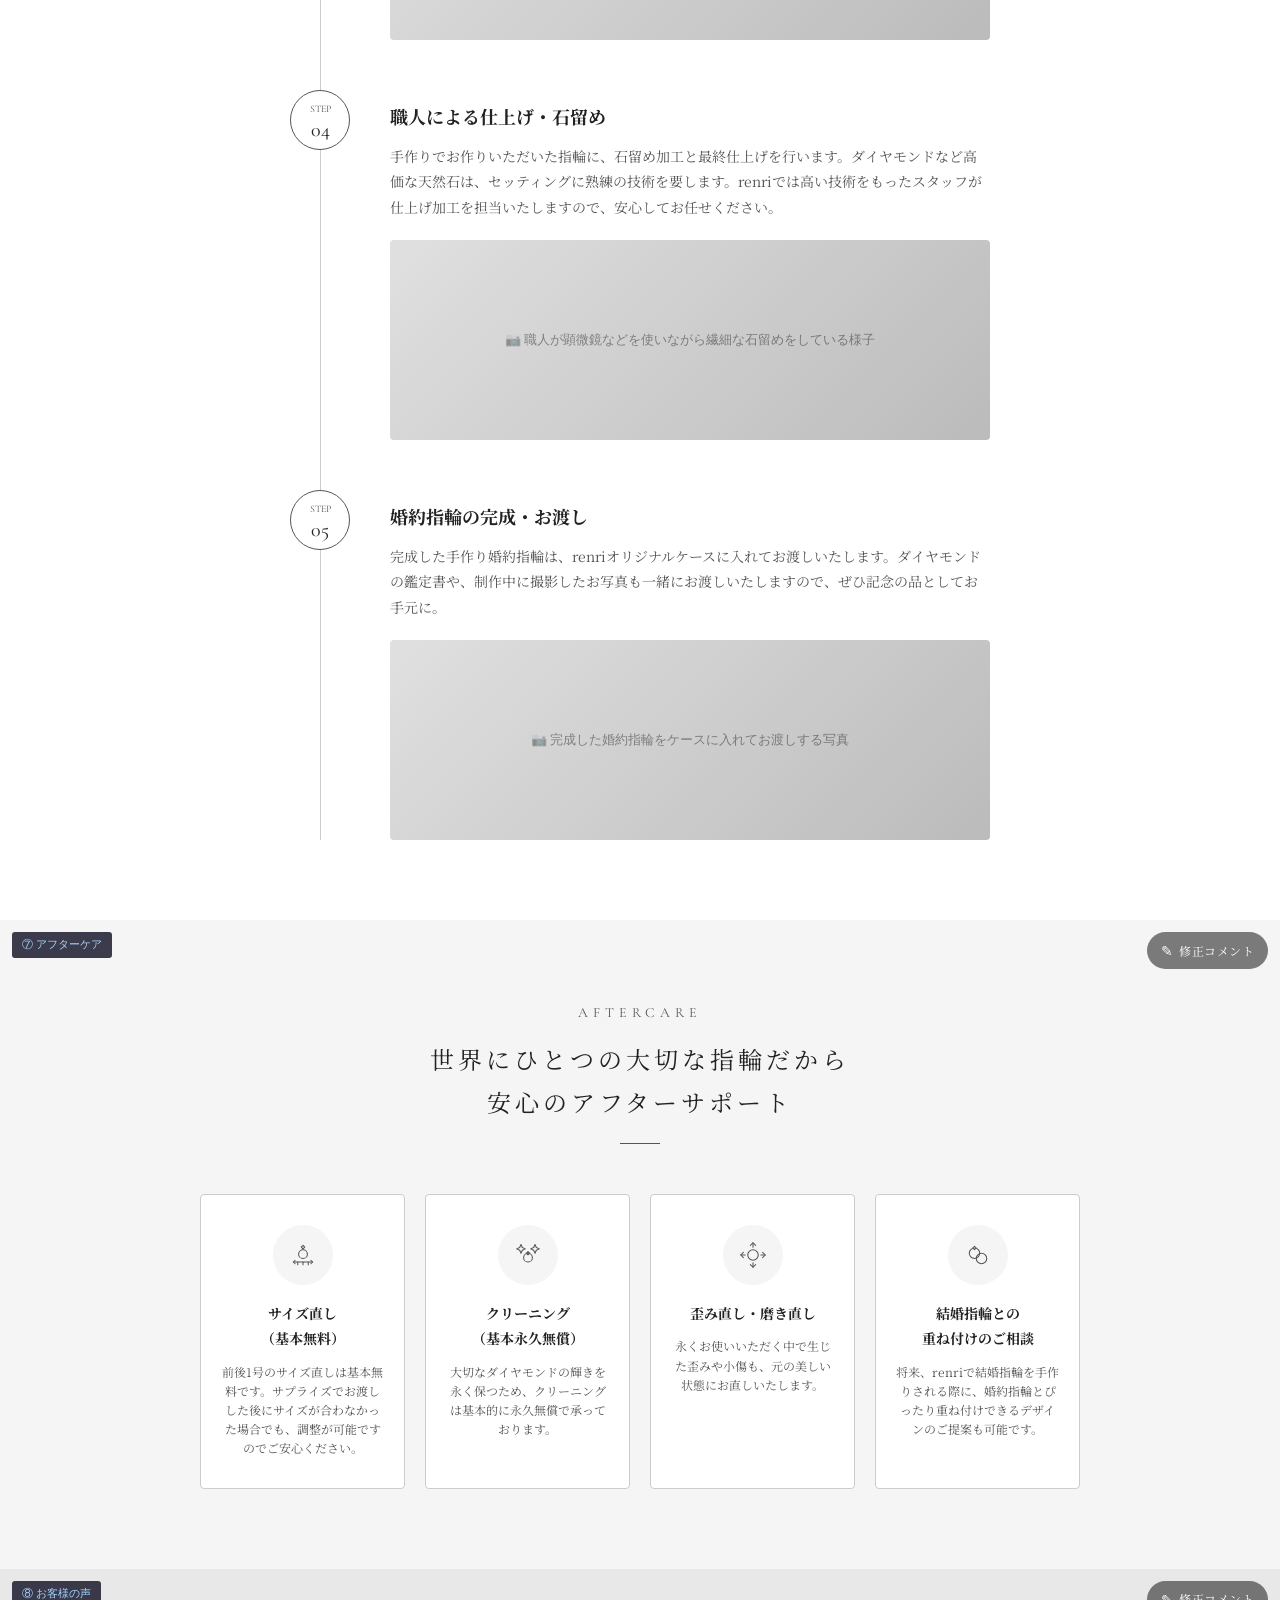
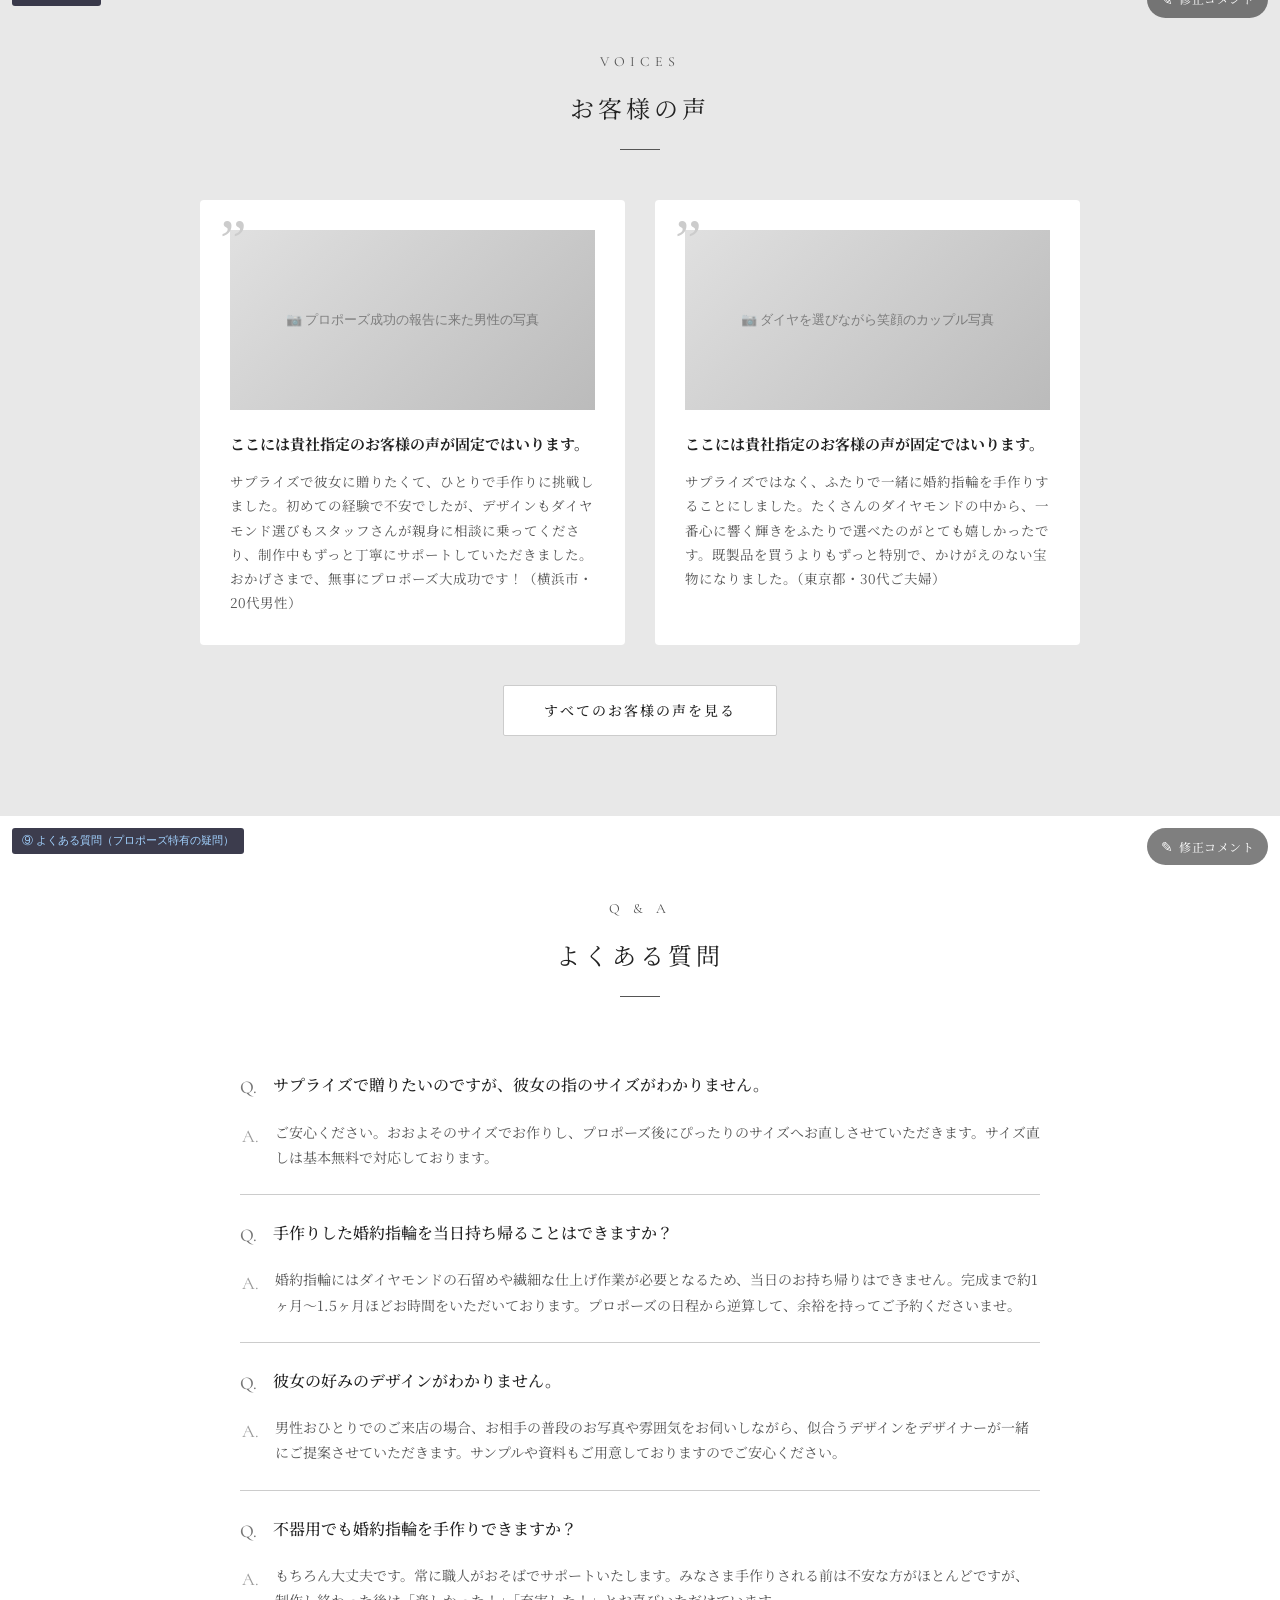
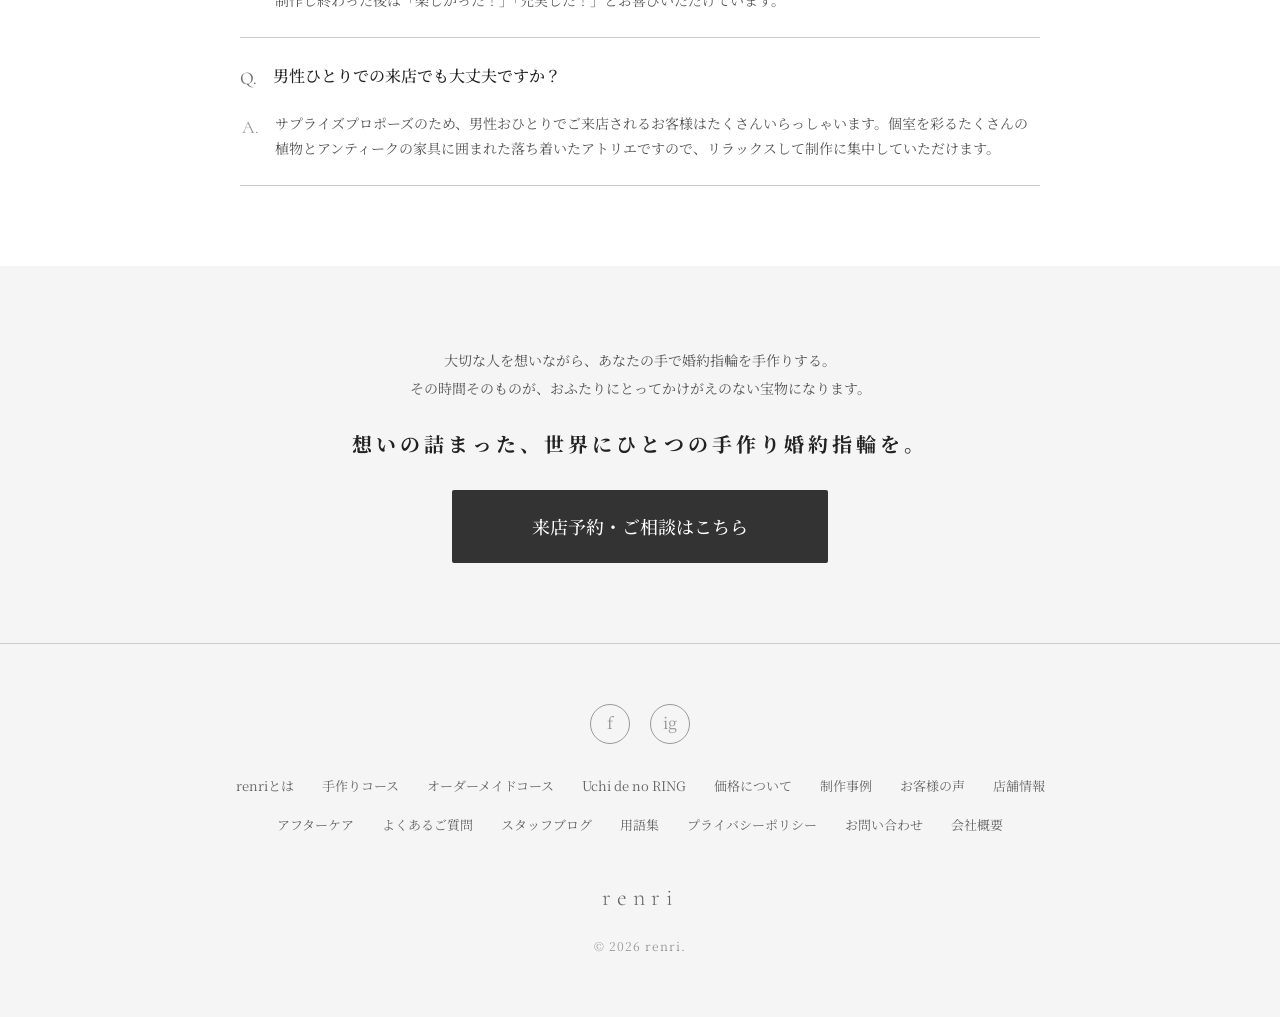
<file: wireframe_work/handmade_engagement_wireframe_v2.html>
<!DOCTYPE html>
<html lang="ja">
<head>
  <meta charset="UTF-8">
  <meta name="viewport" content="width=device-width, initial-scale=1.0">
  <title>婚約指輪を手作りする | 横浜 renri（レンリ）手作り婚約指輪・エンゲージリング</title>
  <link rel="preconnect" href="https://fonts.googleapis.com">
  <link href="https://fonts.googleapis.com/css2?family=Noto+Serif+JP:wght@300;400;500;600;700&family=Cormorant+Garamond:ital,wght@0,300;0,400;0,500;0,600;1,300;1,400&display=swap" rel="stylesheet">
  <style>
    /* ============================================
       WIREFRAME STYLESHEET — renri 手作り婚約指輪 LP
       ============================================ */

    :root {
      --gold: #555555;
      --gold-light: #777777;
      --gold-dark: #333333;
      --text-primary: #222222;
      --text-secondary: #555555;
      --text-light: #999999;
      --bg-white: #ffffff;
      --bg-cream: #f5f5f5;
      --bg-warm: #e8e8e8;
      --bg-dark: #222222;
      --border-light: #cccccc;
      --shadow-soft: 0 2px 20px rgba(0, 0, 0, 0.06);
      --shadow-card: 0 4px 30px rgba(0, 0, 0, 0.08);
      --serif-jp: 'Noto Serif JP', 'Yu Mincho', '游明朝', serif;
      --serif-en: 'Cormorant Garamond', serif;
      --transition: all 0.3s ease;
    }

    * { margin: 0; padding: 0; box-sizing: border-box; }
    html { scroll-behavior: smooth; }
    body {
      font-family: var(--serif-jp);
      color: var(--text-primary);
      background: var(--bg-white);
      line-height: 1.8;
      font-size: 15px;
      -webkit-font-smoothing: antialiased;
      padding-top: 36px;
    }

    /* ============================================
       WIREFRAME ANNOTATION BAR
       ============================================ */
    .wireframe-bar {
      position: fixed; top: 0; left: 0; right: 0; z-index: 9999;
      background: #1a1a2e; color: #fff; padding: 8px 20px;
      font-family: sans-serif; font-size: 12px; display: flex; align-items: center; gap: 16px;
    }
    .wireframe-bar .badge {
      background: #e94560; color: #fff; padding: 2px 10px; border-radius: 3px; font-weight: 700; font-size: 11px;
    }
    .wireframe-bar .page-path { color: #a2d2ff; font-weight: 500; }
    .section-label {
      position: absolute; top: 12px; left: 12px; background: rgba(26, 26, 46, 0.85);
      color: #a2d2ff; font-family: sans-serif; font-size: 11px; padding: 3px 10px; border-radius: 3px; z-index: 10;
    }

    /* ============================================
       FEEDBACK BUTTON
       ============================================ */
    .feedback-btn {
      position: absolute;
      top: 12px;
      right: 12px;
      z-index: 50;
      display: inline-flex;
      align-items: center;
      gap: 6px;
      padding: 6px 14px;
      font-size: 12px;
      color: #fff;
      background: rgba(0,0,0,0.5);
      border: none;
      border-radius: 20px;
      cursor: pointer;
      text-decoration: none;
      transition: background 0.3s ease;
      letter-spacing: 0.5px;
    }
    .feedback-btn:hover {
      background: rgba(0,0,0,0.75);
    }
    .feedback-btn::before {
      content: "\270E";
      font-size: 14px;
    }

    /* ============================================
       HEADER
       ============================================ */
    .header {
      position: sticky; top: 36px; z-index: 100; background: rgba(255, 255, 255, 0.96); border-bottom: 1px solid var(--border-light);
    }
    .header-inner {
      max-width: 1200px; margin: 0 auto; padding: 16px 40px; display: flex; align-items: center; justify-content: space-between;
    }
    .logo { font-family: var(--serif-en); font-size: 28px; font-weight: 300; letter-spacing: 4px; color: var(--text-primary); text-decoration: none; }
    .nav { display: flex; gap: 28px; align-items: center; }
    .nav a { font-size: 13px; color: var(--text-secondary); text-decoration: none; position: relative; }
    .nav a.active::after { content: ''; position: absolute; bottom: -4px; left: 0; right: 0; height: 1px; background: var(--text-primary); }

    /* ============================================
       SECTION COMMON
       ============================================ */
    section { position: relative; }
    .section-inner { max-width: 960px; margin: 0 auto; padding: 80px 40px; }
    .section-header { text-align: center; margin-bottom: 50px; }
    .section-header .en { font-family: var(--serif-en); font-size: 14px; letter-spacing: 5px; color: var(--text-secondary); margin-bottom: 12px; }
    .section-header h2 { font-size: 24px; font-weight: 400; letter-spacing: 4px; color: var(--text-primary); }
    .section-header .line { width: 40px; height: 1px; background: var(--gold); margin: 20px auto 0; }
    
    .img-placeholder {
      background: linear-gradient(135deg, #e0e0e0, #bbbbbb); display: flex; align-items: center; justify-content: center; color: rgba(0,0,0,0.4); font-family: sans-serif; font-size: 13px; text-align: center; padding: 20px;
    }

    /* ============================================
       1. HERO & INTRO
       ============================================ */
    .hero { height: 80vh; min-height: 500px; display: flex; align-items: center; justify-content: center; position: relative; }
    .hero .img-placeholder { position: absolute; inset: 0; font-size: 16px; }
    .hero-copy { position: relative; z-index: 2; text-align: center; color: #fff; background: rgba(0,0,0,0.3); padding: 40px; border-radius: 4px; backdrop-filter: blur(4px); }
    .hero-copy h1 { font-size: 32px; font-weight: 300; letter-spacing: 8px; line-height: 1.6; margin-bottom: 20px; }
    .hero-copy p { font-size: 15px; letter-spacing: 2px; }

    /* ============================================
       2. FEATURES (選ばれる理由)
       ============================================ */
    .features { background: var(--bg-cream); }
    .features-grid { display: grid; grid-template-columns: repeat(3, 1fr); gap: 40px; }
    .feature-card { background: var(--bg-white); border-radius: 4px; overflow: hidden; box-shadow: var(--shadow-soft); text-align: center; }
    .feature-card .img-placeholder { height: 200px; }
    .feature-body { padding: 30px 20px; }
    .feature-body h3 { font-size: 17px; margin-bottom: 16px; font-weight: 500; }
    .feature-body p { font-size: 13.5px; color: var(--text-secondary); line-height: 1.8; text-align: left; }

    /* ============================================
       3. PORTFOLIO (実績)
       ============================================ */
    .portfolio { background: var(--bg-white); }
    .portfolio-grid { display: grid; grid-template-columns: repeat(3, 1fr); gap: 30px; }
    .portfolio-card { margin-bottom: 20px; }
    .portfolio-card .img-placeholder { height: 260px; margin-bottom: 16px; }
    .portfolio-info { padding: 0 10px; }
    .portfolio-price-tag { display: inline-block; background: var(--bg-dark); color: #fff; font-size: 11px; font-family: sans-serif; padding: 2px 8px; margin-bottom: 8px; }
    .portfolio-info h4 { font-size: 15px; margin-bottom: 8px; font-weight: 500; }
    .portfolio-info .price { font-family: var(--serif-en); font-size: 18px; letter-spacing: 1px; color: var(--text-primary); }

    /* ============================================
       4. MATERIALS & OPTIONS (素材・加工)
       ============================================ */
    .options { background: var(--bg-warm); }
    
    .subsection-title { text-align: center; font-size: 20px; margin-bottom: 40px; font-weight: 500; letter-spacing: 1px; }
    
    .materials-section { margin-bottom: 80px; }
    .materials-grid { display: grid; grid-template-columns: repeat(4, 1fr); gap: 20px; margin-bottom: 16px; }
    .material-card { border: 1px solid var(--border-light); padding: 30px 20px; text-align: center; border-radius: 4px; background: var(--bg-white); }
    .material-card .circle { width: 80px; height: 80px; border-radius: 50%; background: #ccc; margin: 0 auto 16px; display: flex; align-items: center; justify-content: center; font-family: var(--serif-en); font-size: 20px; }
    .material-card h4 { font-size: 15px; margin-bottom: 8px; }
    .material-note { text-align: center; font-size: 13px; color: var(--text-secondary); }
    
    .options-grid { display: grid; grid-template-columns: 1fr 1fr; gap: 40px 60px; }
    .option-item { display: flex; gap: 20px; align-items: flex-start; border-bottom: 1px dotted var(--border-light); padding-bottom: 20px; }
    .option-item:nth-last-child(-n+2) { border-bottom: none; padding-bottom: 0; }
    .option-item .img-placeholder { width: 100px; height: 100px; flex-shrink: 0; font-size: 11px; padding: 10px; }
    .option-info h4 { font-size: 14px; margin-bottom: 8px; font-weight: 500; }
    .option-info .price { font-family: var(--serif-en); font-size: 14px; letter-spacing: 1px; color: var(--text-secondary); }

    /* ============================================
       5. FLOW (制作の流れ)
       ============================================ */
    .flow { background: var(--bg-white); }
    .flow-steps { max-width: 700px; margin: 0 auto; position: relative; }
    .flow-steps::before { content: ''; position: absolute; left: 30px; top: 0; bottom: 0; width: 1px; background: var(--border-light); }
    .flow-step { display: flex; gap: 40px; margin-bottom: 50px; position: relative; }
    .flow-step:last-child { margin-bottom: 0; }
    .step-num { width: 60px; height: 60px; background: var(--bg-white); border: 1px solid var(--gold); border-radius: 50%; display: flex; flex-direction: column; align-items: center; justify-content: center; z-index: 2; flex-shrink: 0; }
    .step-num span:first-child { font-family: var(--serif-en); font-size: 10px; color: var(--text-secondary); }
    .step-num span:last-child { font-family: var(--serif-en); font-size: 20px; line-height: 1; margin-top: 2px; }
    .step-content { flex-grow: 1; padding-top: 10px; }
    .step-content h3 { font-size: 18px; margin-bottom: 12px; }
    .step-content p { font-size: 14px; color: var(--text-secondary); margin-bottom: 20px; }
    .step-content .img-placeholder { height: 200px; border-radius: 4px; }

    /* ============================================
       6. PRICE (価格)
       ============================================ */
    .pricing { background: var(--bg-white); }
    .price-formula { display: flex; align-items: center; justify-content: center; gap: 20px; flex-wrap: wrap; margin: 40px 0; padding: 20px 0; }
    .price-part { display: flex; align-items: baseline; gap: 6px; font-size: 16px; color: var(--text-secondary); border-bottom: 1px dotted var(--border-light); padding-bottom: 8px; }
    .price-part .val { font-family: var(--serif-en); font-size: 24px; font-weight: 500; letter-spacing: 1px; color: var(--text-primary); }
    .price-plus { color: var(--text-light); }

    /* ============================================
       7. AFTERCARE (アフターサービス)
       ============================================ */
    .aftercare { background: var(--bg-cream); }
    .aftercare-grid { display: grid; grid-template-columns: repeat(4, 1fr); gap: 20px; }
    .aftercare-item { border: 1px solid var(--border-light); padding: 30px 20px; text-align: center; border-radius: 4px; background: var(--bg-white); }
    .aftercare-item .img-placeholder { width: 60px; height: 60px; border-radius: 50%; margin: 0 auto 16px; }
    .aftercare-item .aftercare-icon { width: 60px; height: 60px; border-radius: 50%; margin: 0 auto 16px; background: var(--bg-cream); display: flex; align-items: center; justify-content: center; }
    .aftercare-item .aftercare-icon svg { width: 28px; height: 28px; stroke: var(--text-secondary); stroke-width: 1.2; fill: none; stroke-linecap: round; stroke-linejoin: round; }
    .aftercare-item h4 { font-size: 14px; margin-bottom: 10px; }
    .aftercare-item p { font-size: 12px; color: var(--text-secondary); line-height: 1.6; }

    /* ============================================
       8. VOICES (お客様の声)
       ============================================ */
    .voices { background: var(--bg-warm); }
    .voice-grid { display: grid; grid-template-columns: 1fr 1fr; gap: 30px; }
    .voice-card { background: var(--bg-white); padding: 30px; border-radius: 4px; position: relative; }
    .voice-card::before { content: '”'; position: absolute; top: 10px; left: 20px; font-size: 60px; font-family: serif; color: var(--border-light); line-height: 1; }
    .voice-card .img-placeholder { height: 180px; margin-bottom: 20px; }
    .voice-card h4 { font-size: 15px; margin-bottom: 12px; position: relative; z-index: 1; }
    .voice-card p { font-size: 13.5px; color: var(--text-secondary); }

    /* ============================================
       9. FAQ (よくある質問)
       ============================================ */
    .faq { background: var(--bg-white); }
    .faq-list { max-width: 800px; margin: 0 auto; }
    .faq-item { border-bottom: 1px solid var(--border-light); padding: 24px 0; }
    .faq-q { display: flex; gap: 16px; font-size: 16px; font-weight: 500; cursor: pointer; }
    .faq-q::before { content: 'Q.'; color: var(--gold-light); font-family: var(--serif-en); font-size: 18px; }
    .faq-a { display: flex; gap: 16px; font-size: 14px; color: var(--text-secondary); margin-top: 16px; padding-left: 2px; }
    .faq-a::before { content: 'A.'; color: var(--text-light); font-family: var(--serif-en); font-size: 18px; }

    /* ============================================
       10. Normal CTA
       ============================================ */
    .btn-reserve { background: var(--gold-dark); color: #fff; text-decoration: none; font-weight: 500; transition: var(--transition); display: inline-block; border-radius: 2px; }
    .btn-reserve:hover { background: #111; }

    /* ============================================
       ANIMATIONS
       ============================================ */

    @keyframes heroFadeIn {
      from { opacity: 0; transform: translateY(16px); }
      to   { opacity: 1; transform: translateY(0); }
    }

    .hero-copy {
      animation: heroFadeIn 1s ease-out 0.4s both;
    }

    .fade-in {
      opacity: 0;
      transform: translateY(20px);
      transition: opacity 0.7s ease-out, transform 0.7s ease-out;
    }

    .fade-in.is-visible {
      opacity: 1;
      transform: translateY(0);
    }

    .fade-in-d1 { transition-delay: 0.25s; }
    .fade-in-d2 { transition-delay: 0.5s; }

    @media (prefers-reduced-motion: reduce) {
      .hero-copy { animation: none; }
      .fade-in   { opacity: 1; transform: none; transition: none; }
    }

    @media (max-width: 768px) {
      .features-grid, .portfolio-grid, .options-grid, .voice-grid { grid-template-columns: 1fr; }
      .materials-grid, .aftercare-grid { grid-template-columns: 1fr 1fr; }
      .hero-copy h1 { font-size: 24px; }
      .flow-step { gap: 20px; }
      .flow-steps::before { left: 20px; }
      .step-num { width: 40px; height: 40px; }
      .step-num span:first-child { display: none; }
      .step-num span:last-child { font-size: 16px; margin-top: 0; }
    }
  </style>
</head>
<body>

  <div class="wireframe-bar">
    <span class="badge">WIREFRAME</span>
    <span>renri — 手作り婚約指輪 (LP)</span>
    <span class="page-path">/engagement_lp/</span>
  </div>

  <header class="header">
    <div class="header-inner">
      <a href="/" class="logo">renri</a>
      <nav class="nav">
        <a href="#">renriとは</a>
        <a href="/handmade/" class="active">手作りコース</a>
        <a href="/ordermade/">オーダーメイドコース</a>
        <a href="#">制作事例</a>
        <a href="#">お客様の声</a>
        <a href="#">店舗情報</a>
      </nav>
    </div>
  </header>

  <!-- 1. メイン画像・キャッチコピー -->
  <section class="hero" id="hero" style="position:relative;">
    <span class="section-label">① メイン画像・キャッチコピー</span>
    <a class="feedback-btn" href="https://docs.google.com/forms/d/e/1FAIpQLSdng4duvxeCLjISMwoLjmrbeZHqcrqMwZlL4x6c9Ne3mf_7eg/viewform?entry.376704624=手作り婚約指輪&entry.1525828345=①メイン画像・キャッチコピー" target="_blank">修正コメント</a>
    <div class="img-placeholder" style="background: linear-gradient(135deg, #a0a0a0, #777777); color: #fff;">
    </div>
    <div class="hero-copy">
      <h1>想いを込めて、あなたの手で。<br>世界にひとつの手作り婚約指輪。</h1>
      <p>大切な人へ贈る、たったひとつの輝き。<br>横浜・馬車道のアトリエで、特別な婚約指輪を手作りしませんか。</p>
    </div>
  </section>

  <!-- 2. 選ばれる理由（特徴x3） -->
  <section class="features" style="position:relative;">
    <span class="section-label">② 特徴×3（婚約指輪ならではの魅力）</span>
    <a class="feedback-btn" href="https://docs.google.com/forms/d/e/1FAIpQLSdng4duvxeCLjISMwoLjmrbeZHqcrqMwZlL4x6c9Ne3mf_7eg/viewform?entry.376704624=手作り婚約指輪&entry.1525828345=②特徴×3" target="_blank">修正コメント</a>
    <div class="section-inner">
      <div class="section-header fade-in">
        <div class="en">REASONS</div>
        <h2>renriの手作り婚約指輪が選ばれる理由</h2>
        <div class="line"></div>
      </div>
      <div class="features-grid">
        <div class="feature-card fade-in">
          <div class="img-placeholder">📷 高品質なダイヤモンドの写真</div>
          <div class="feature-body">
            <h3>確かな目で選ばれる<br>高品質なダイヤモンド</h3>
            <p>ハイジュエリーも手がけてきたデザイナーがえりすぐった、高品質なダイヤモンドをご用意しております。ご予算に応じたダイヤモンドの仕入れも可能ですので、ご希望にあった一粒の輝きをきっと見つけていただけます。</p>
          </div>
        </div>
        <div class="feature-card fade-in fade-in-d1">
          <div class="img-placeholder">📷 職人が石留めをしている繊細な作業風景</div>
          <div class="feature-body">
            <h3>熟練の職人による<br>石留めと丁寧な仕上げ</h3>
            <p>お客様に手作りいただいた指輪に、専属の職人が石留め加工と最終仕上げを施します。ダイヤモンドなど高価な天然石のセッティングには熟練の技術を要しますが、renriでは確かな技術を持つ職人が丁寧に仕上げますので、安心してお任せください。</p>
          </div>
        </div>
        <div class="feature-card fade-in fade-in-d2">
          <div class="img-placeholder">📷 様々なデザインの婚約指輪の集合写真</div>
          <div class="feature-body">
            <h3>おふたりの想いに寄り添う<br>多彩なデザイン</h3>
            <p>ダイヤモンドの印象的な輝きを演出するソリテールタイプから、日常使いにもぴったりなエタニティタイプまで、ご希望に応じて様々なデザインからお好みのスタイルをお選びいただけます。</p>
          </div>
        </div>
      </div>
    </div>
  </section>

  <!-- 3. 実績（高品質感・低中高価格） -->
  <section class="portfolio" style="position:relative;">
    <span class="section-label">③ 実績（婚約指輪のデザイン別）</span>
    <a class="feedback-btn" href="https://docs.google.com/forms/d/e/1FAIpQLSdng4duvxeCLjISMwoLjmrbeZHqcrqMwZlL4x6c9Ne3mf_7eg/viewform?entry.376704624=手作り婚約指輪&entry.1525828345=③実績" target="_blank">修正コメント</a>
    <div class="section-inner">
      <div class="section-header fade-in">
        <div class="en">PORTFOLIO</div>
        <h2>手作り婚約指輪の制作事例</h2>
        <div class="line"></div>
      </div>
      <div class="portfolio-grid">
        
        <div class="portfolio-card fade-in">
          <div class="img-placeholder">📷 ソリテールリングの写真</div>
          <div class="portfolio-info">
            <span class="portfolio-price-tag">王道・シンプル</span>
            <h4>すっきりとしたストレートラインの婚約指輪</h4>
            <div class="price">¥150,000〜</div>
          </div>
        </div>

        <div class="portfolio-card fade-in fade-in-d1">
          <div class="img-placeholder">📷 ピンクゴールドのエタニティリングの写真</div>
          <div class="portfolio-info">
            <span class="portfolio-price-tag">華やか・日常使い</span>
            <h4>ダイヤモンドのラインが華やかなエタニティの婚約指輪</h4>
            <div class="price">¥180,000〜</div>
          </div>
        </div>

        <div class="portfolio-card fade-in fade-in-d2">
          <div class="img-placeholder">📷 ミル打ち装飾のクラシカルなリングの写真</div>
          <div class="portfolio-info">
            <span class="portfolio-price-tag">アンティーク・こだわり</span>
            <h4>あたたかみのある、クラシカルな手作り婚約指輪</h4>
            <div class="price">¥220,000〜</div>
          </div>
        </div>

      </div>
      <div style="text-align: center; margin-top: 40px;">
        <a href="https://renri.jp/case" class="btn-reserve" style="background: var(--bg-white); color: var(--text-primary); border: 1px solid var(--border-light); padding: 12px 40px; font-size: 14px; letter-spacing: 2px;">すべての手作り婚約指輪の事例を見る</a>
      </div>
    </div>
  </section>

  <!-- 4. 価格 -->
  <section class="pricing" style="position:relative;">
    <span class="section-label">④ 価格</span>
    <a class="feedback-btn" href="https://docs.google.com/forms/d/e/1FAIpQLSdng4duvxeCLjISMwoLjmrbeZHqcrqMwZlL4x6c9Ne3mf_7eg/viewform?entry.376704624=手作り婚約指輪&entry.1525828345=④価格" target="_blank">修正コメント</a>
    <div class="section-inner">
      <div class="section-header fade-in">
        <div class="en">PRICE</div>
        <h2>手作り婚約指輪の制作料金</h2>
      </div>
      <div class="price-formula fade-in fade-in-d1">
        <div class="price-part">制作料金 <span class="val">22,000</span> 円</div>
        <div class="price-plus">+</div>
        <div class="price-part">材料費</div>
        <div class="price-plus">+</div>
        <div class="price-part">ダイヤモンド代・石留加工費</div>
        <div class="price-plus">+</div>
        <div class="price-part">オプション加工費</div>
      </div>
      <p style="text-align: center; font-size: 13px; color: var(--text-secondary); margin-top: 16px;">※ 使用する金属の種類・量、ダイヤモンドのグレード（大きさ・品質）によって価格は変動いたします。<br>※ ご予算に応じたダイヤモンドのご提案も可能ですので、お気軽にご相談ください。</p>
    </div>
  </section>

  <!-- 5. 素材・オプション加工 -->
  <section class="options" style="position:relative;">
    <span class="section-label">⑤ 素材・オプション加工</span>
    <a class="feedback-btn" href="https://docs.google.com/forms/d/e/1FAIpQLSdng4duvxeCLjISMwoLjmrbeZHqcrqMwZlL4x6c9Ne3mf_7eg/viewform?entry.376704624=手作り婚約指輪&entry.1525828345=⑤素材・オプション" target="_blank">修正コメント</a>
    <div class="section-inner">
      <div class="section-header fade-in">
        <div class="en">MATERIALS & OPTION</div>
        <h2>素材とオプション加工</h2>
        <div class="line"></div>
      </div>

      <div class="materials-section fade-in">
        <h3 class="subsection-title">材料費（貴金属地金代）</h3>
        <div class="materials-grid" style="grid-template-columns: repeat(3, 1fr);">
          <div class="material-card">
            <div class="circle" style="background:#e5e4e2; color:#333;">Pt</div>
            <h4>Pt900<br>プラチナ</h4>
            <div class="price" style="font-family: var(--serif-en); font-size: 14px; margin-top: 8px; color: var(--text-secondary);">18,700円/g</div>
          </div>
          <div class="material-card">
            <div class="circle" style="background:#d4af37; color:#fff;">YG</div>
            <h4>K18<br>イエローゴールド</h4>
            <div class="price" style="font-family: var(--serif-en); font-size: 14px; margin-top: 8px; color: var(--text-secondary);">30,800円/g</div>
          </div>
          <div class="material-card">
            <div class="circle" style="background:#e8e9e1; color:#333;">WG</div>
            <h4>K18<br>ホワイトゴールド</h4>
            <div class="price" style="font-family: var(--serif-en); font-size: 14px; margin-top: 8px; color: var(--text-secondary);">31,900円/g</div>
          </div>
          <div class="material-card">
            <div class="circle" style="background:#b76e79; color:#fff;">PG</div>
            <h4>K18<br>ピンクゴールド</h4>
            <div class="price" style="font-family: var(--serif-en); font-size: 14px; margin-top: 8px; color: var(--text-secondary);">30,800円/g</div>
          </div>
          <div class="material-card">
            <div class="circle" style="background:#8a9a5b; color:#fff;">GG</div>
            <h4>K18<br>グリーンゴールド</h4>
            <div class="price" style="font-family: var(--serif-en); font-size: 14px; margin-top: 8px; color: var(--text-secondary);">30,800円/g</div>
          </div>
          <div class="material-card">
            <div class="circle" style="background:#8e8e8e; color:#fff;">GY</div>
            <h4>K18<br>グレーゴールド</h4>
            <div class="price" style="font-family: var(--serif-en); font-size: 14px; margin-top: 8px; color: var(--text-secondary);">35,200円/g</div>
          </div>
        </div>
        <p class="material-note" style="margin-top: 20px;">※ 相場によって価格は変動いたします</p>
      </div>

      <h3 class="subsection-title">豊富なオプション加工</h3>
      <div class="options-grid fade-in">

        <div class="option-item">
          <div class="img-placeholder">📷 ミル打ち</div>
          <div class="option-info">
            <h4>ミル打ち加工</h4>
            <div class="price">8800円〜</div>
          </div>
        </div>

        <div class="option-item">
          <div class="img-placeholder">📷 レーザー刻印</div>
          <div class="option-info">
            <h4>レーザー刻印</h4>
            <div class="price">9900円〜</div>
          </div>
        </div>

        <div class="option-item">
          <div class="img-placeholder">📷 メビウスリング</div>
          <div class="option-info">
            <h4>メビウスリング加工</h4>
            <div class="price">5500円</div>
          </div>
        </div>

        <div class="option-item">
          <div class="img-placeholder">📷 コンビカラー</div>
          <div class="option-info">
            <h4>コンビカラー加工</h4>
            <div class="price">16500円〜</div>
          </div>
        </div>

        <div class="option-item">
          <div class="img-placeholder">📷 手彫り加工</div>
          <div class="option-info">
            <h4>手彫り加工</h4>
            <div class="price">5500円〜</div>
          </div>
        </div>

        <div class="option-item">
          <div class="img-placeholder">📷 ハンマー</div>
          <div class="option-info">
            <h4>ハンマーテクスチャー</h4>
            <div class="price">無料</div>
          </div>
        </div>

        <div class="option-item">
          <div class="img-placeholder">📷 カーブ加工</div>
          <div class="option-info">
            <h4>カーブ加工</h4>
            <div class="price">5500円</div>
          </div>
        </div>

      </div>

      <h3 class="subsection-title" style="margin-top: 60px;">ダイヤモンド・石留加工</h3>
      <div class="options-grid">

        <div class="option-item">
          <div class="img-placeholder">📷 センターダイヤモンド</div>
          <div class="option-info">
            <h4>センターダイヤモンド</h4>
            <div class="price">グレードによりお見積り</div>
          </div>
        </div>

        <div class="option-item">
          <div class="img-placeholder">📷 ワンポイント留め</div>
          <div class="option-info">
            <h4>ワンポイント留め（石座）</h4>
            <div class="price">5500円〜</div>
          </div>
        </div>

        <div class="option-item">
          <div class="img-placeholder">📷 メレダイヤモンド</div>
          <div class="option-info">
            <h4>メレダイヤモンド（脇石）</h4>
            <div class="price">1個3300円〜</div>
          </div>
        </div>

        <div class="option-item">
          <div class="img-placeholder">📷 エタニティタイプ</div>
          <div class="option-info">
            <h4>エタニティ留め（10石以上）</h4>
            <div class="price">1個3300円</div>
          </div>
        </div>

      </div>
    </div>
  </section>

  <!-- 6. 制作の流れ -->
  <section class="flow" style="position:relative;">
    <span class="section-label">⑥ 制作の流れ</span>
    <a class="feedback-btn" href="https://docs.google.com/forms/d/e/1FAIpQLSdng4duvxeCLjISMwoLjmrbeZHqcrqMwZlL4x6c9Ne3mf_7eg/viewform?entry.376704624=手作り婚約指輪&entry.1525828345=⑥制作の流れ" target="_blank">修正コメント</a>
    <div class="section-inner">
      <div class="section-header fade-in">
        <div class="en">WORK FLOW</div>
        <h2>手作り婚約指輪 完成までの流れ</h2>
        <div class="line"></div>
      </div>
      <div class="flow-steps">

        <div class="flow-step fade-in">
          <div class="step-num"><span>STEP</span><span>01</span></div>
          <div class="step-content">
            <h3>お打合せ</h3>
            <p>横浜のアトリエにご来店いただき、ご希望のデザインや納期、ご予算をお打合せさせていただきます。サプライズプロポーズで男性おひとりでのご来店も大歓迎です。完成納期も調整可能ですので、お気軽にご相談くださいませ。</p>
            <div class="img-placeholder">📷 アトリエでスタッフがお出迎えする写真</div>
          </div>
        </div>

        <div class="flow-step fade-in">
          <div class="step-num"><span>STEP</span><span>02</span></div>
          <div class="step-content">
            <h3>デザイン・ダイヤモンド選び</h3>
            <p>初めてのダイヤモンド選びはわからないことばかり。でも永くジュエリー業界に携わってきたデザイナーが親切にご説明させていただきますのでご安心ください。サンプルを見ながら、ご予算に応じた最適な一粒をお選びいただけます。</p>
            <div class="img-placeholder">📷 デザイナーと一緒にダイヤモンドを選んでいる写真</div>
          </div>
        </div>

        <div class="flow-step fade-in">
          <div class="step-num"><span>STEP</span><span>03</span></div>
          <div class="step-content">
            <h3>手作りによる制作体験</h3>
            <p>いよいよ、ご自身の手で婚約指輪の制作スタートです。ハンマーで金属をカンカンと叩く音が静かなアトリエに鳴り響きます。職人がマンツーマンでサポートいたしますので、不器用という方もご安心ください。お相手を想いながら、大切な輝きをお作りいただけます。</p>
            <div class="img-placeholder">📷 男性がいっしょうけんめい金属をハンマーで叩いている写真など</div>
          </div>
        </div>

        <div class="flow-step fade-in">
          <div class="step-num"><span>STEP</span><span>04</span></div>
          <div class="step-content">
            <h3>職人による仕上げ・石留め</h3>
            <p>手作りでお作りいただいた指輪に、石留め加工と最終仕上げを行います。ダイヤモンドなど高価な天然石は、セッティングに熟練の技術を要します。renriでは高い技術をもったスタッフが仕上げ加工を担当いたしますので、安心してお任せください。</p>
            <div class="img-placeholder">📷 職人が顕微鏡などを使いながら繊細な石留めをしている様子</div>
          </div>
        </div>

        <div class="flow-step fade-in">
          <div class="step-num"><span>STEP</span><span>05</span></div>
          <div class="step-content">
            <h3>婚約指輪の完成・お渡し</h3>
            <p>完成した手作り婚約指輪は、renriオリジナルケースに入れてお渡しいたします。ダイヤモンドの鑑定書や、制作中に撮影したお写真も一緒にお渡しいたしますので、ぜひ記念の品としてお手元に。</p>
            <div class="img-placeholder">📷 完成した婚約指輪をケースに入れてお渡しする写真</div>
          </div>
        </div>

      </div>
    </div>
  </section>

  <!-- 7. アフターサービス -->
  <section class="aftercare" style="position:relative;">
    <span class="section-label">⑦ アフターケア</span>
    <a class="feedback-btn" href="https://docs.google.com/forms/d/e/1FAIpQLSdng4duvxeCLjISMwoLjmrbeZHqcrqMwZlL4x6c9Ne3mf_7eg/viewform?entry.376704624=手作り婚約指輪&entry.1525828345=⑦アフターケア" target="_blank">修正コメント</a>
    <div class="section-inner">
      <div class="section-header fade-in">
        <div class="en">AFTERCARE</div>
        <h2>世界にひとつの大切な指輪だから<br>安心のアフターサポート</h2>
        <div class="line"></div>
      </div>
      <div class="aftercare-grid">
        <div class="aftercare-item fade-in">
          <div class="aftercare-icon"><svg viewBox="0 0 32 32"><circle cx="16" cy="15" r="5"/><path d="M14 7 L16 5 L18 7 L16 9 Z"/><path d="M5 24 L27 24"/><path d="M7 22 L5 24 L7 26"/><path d="M25 22 L27 24 L25 26"/><path d="M10 24 L10 27"/><path d="M16 24 L16 27"/><path d="M22 24 L22 27"/></svg></div>
          <h4>サイズ直し<br>（基本無料）</h4>
          <p>前後1号のサイズ直しは基本無料です。サプライズでお渡しした後にサイズが合わなかった場合でも、調整が可能ですのでご安心ください。</p>
        </div>
        <div class="aftercare-item fade-in fade-in-d1">
          <div class="aftercare-icon"><svg viewBox="0 0 32 32"><circle cx="16" cy="19" r="5"/><path d="M14 14 L16 12 L18 14 L16 16 Z"/><path d="M8 4 L9.5 7.5 L13 9 L9.5 10.5 L8 14 L6.5 10.5 L3 9 L6.5 7.5 Z"/><path d="M24 4 L25.5 7.5 L29 9 L25.5 10.5 L24 14 L22.5 10.5 L19 9 L22.5 7.5 Z"/></svg></div>
          <h4>クリーニング<br>（基本永久無償）</h4>
          <p>大切なダイヤモンドの輝きを永く保つため、クリーニングは基本的に永久無償で承っております。</p>
        </div>
        <div class="aftercare-item fade-in fade-in-d1">
          <div class="aftercare-icon"><svg viewBox="0 0 32 32"><circle cx="16" cy="16" r="6"/><path d="M16 2 L16 7"/><path d="M13 5 L16 2 L19 5"/><path d="M16 30 L16 25"/><path d="M13 27 L16 30 L19 27"/><path d="M2 16 L7 16"/><path d="M5 13 L2 16 L5 19"/><path d="M30 16 L25 16"/><path d="M27 13 L30 16 L27 19"/></svg></div>
          <h4>歪み直し・磨き直し</h4>
          <p>永くお使いいただく中で生じた歪みや小傷も、元の美しい状態にお直しいたします。</p>
        </div>
        <div class="aftercare-item fade-in fade-in-d2">
          <div class="aftercare-icon"><svg viewBox="0 0 32 32"><circle cx="12" cy="14" r="6"/><path d="M10 8 L12 6 L14 8 L12 10 Z"/><circle cx="20" cy="20" r="6"/></svg></div>
          <h4>結婚指輪との<br>重ね付けのご相談</h4>
          <p>将来、renriで結婚指輪を手作りされる際に、婚約指輪とぴったり重ね付けできるデザインのご提案も可能です。</p>
        </div>
      </div>
    </div>
  </section>

  <!-- 8. お客様の声 -->
  <section class="voices" style="position:relative;">
    <span class="section-label">⑧ お客様の声</span>
    <a class="feedback-btn" href="https://docs.google.com/forms/d/e/1FAIpQLSdng4duvxeCLjISMwoLjmrbeZHqcrqMwZlL4x6c9Ne3mf_7eg/viewform?entry.376704624=手作り婚約指輪&entry.1525828345=⑧お客様の声" target="_blank">修正コメント</a>
    <div class="section-inner">
      <div class="section-header fade-in">
        <div class="en">VOICES</div>
        <h2>お客様の声</h2>
        <div class="line"></div>
      </div>
      <div class="voice-grid">
        <div class="voice-card fade-in">
          <div class="img-placeholder">📷 プロポーズ成功の報告に来た男性の写真</div>
          <h4>ここには貴社指定のお客様の声が固定ではいります。</h4>
          <p>サプライズで彼女に贈りたくて、ひとりで手作りに挑戦しました。初めての経験で不安でしたが、デザインもダイヤモンド選びもスタッフさんが親身に相談に乗ってくださり、制作中もずっと丁寧にサポートしていただきました。おかげさまで、無事にプロポーズ大成功です！（横浜市・20代男性）</p>
        </div>
        <div class="voice-card fade-in fade-in-d2">
          <div class="img-placeholder">📷 ダイヤを選びながら笑顔のカップル写真</div>
          <h4>ここには貴社指定のお客様の声が固定ではいります。</h4>
          <p>サプライズではなく、ふたりで一緒に婚約指輪を手作りすることにしました。たくさんのダイヤモンドの中から、一番心に響く輝きをふたりで選べたのがとても嬉しかったです。既製品を買うよりもずっと特別で、かけがえのない宝物になりました。（東京都・30代ご夫婦）</p>
        </div>
      </div>
      <div style="text-align: center; margin-top: 40px;">
        <a href="https://renri.jp/voice" class="btn-reserve" style="background: var(--bg-white); color: var(--text-primary); border: 1px solid var(--border-light); padding: 12px 40px; font-size: 14px; letter-spacing: 2px; border-radius: 2px;">すべてのお客様の声を見る</a>
      </div>
    </div>
  </section>

  <!-- 9. よくある質問 -->
  <section class="faq" style="position:relative;">
    <span class="section-label">⑨ よくある質問（プロポーズ特有の疑問）</span>
    <a class="feedback-btn" href="https://docs.google.com/forms/d/e/1FAIpQLSdng4duvxeCLjISMwoLjmrbeZHqcrqMwZlL4x6c9Ne3mf_7eg/viewform?entry.376704624=手作り婚約指輪&entry.1525828345=⑨よくある質問" target="_blank">修正コメント</a>
    <div class="section-inner">
      <div class="section-header fade-in">
        <div class="en">Q & A</div>
        <h2>よくある質問</h2>
        <div class="line"></div>
      </div>
      <div class="faq-list fade-in">
        <div class="faq-item">
          <div class="faq-q">サプライズで贈りたいのですが、彼女の指のサイズがわかりません。</div>
          <div class="faq-a">ご安心ください。おおよそのサイズでお作りし、プロポーズ後にぴったりのサイズへお直しさせていただきます。サイズ直しは基本無料で対応しております。</div>
        </div>
        <div class="faq-item">
          <div class="faq-q">手作りした婚約指輪を当日持ち帰ることはできますか？</div>
          <div class="faq-a">婚約指輪にはダイヤモンドの石留めや繊細な仕上げ作業が必要となるため、当日のお持ち帰りはできません。完成まで約1ヶ月〜1.5ヶ月ほどお時間をいただいております。プロポーズの日程から逆算して、余裕を持ってご予約くださいませ。</div>
        </div>
        <div class="faq-item">
          <div class="faq-q">彼女の好みのデザインがわかりません。</div>
          <div class="faq-a">男性おひとりでのご来店の場合、お相手の普段のお写真や雰囲気をお伺いしながら、似合うデザインをデザイナーが一緒にご提案させていただきます。サンプルや資料もご用意しておりますのでご安心ください。</div>
        </div>
        <div class="faq-item">
          <div class="faq-q">不器用でも婚約指輪を手作りできますか？</div>
          <div class="faq-a">もちろん大丈夫です。常に職人がおそばでサポートいたします。みなさま手作りされる前は不安な方がほとんどですが、制作し終わった後は「楽しかった！」「充実した！」とお喜びいただけています。</div>
        </div>
        <div class="faq-item">
          <div class="faq-q">男性ひとりでの来店でも大丈夫ですか？</div>
          <div class="faq-a">サプライズプロポーズのため、男性おひとりでご来店されるお客様はたくさんいらっしゃいます。個室を彩るたくさんの植物とアンティークの家具に囲まれた落ち着いたアトリエですので、リラックスして制作に集中していただけます。</div>
        </div>
      </div>
    </div>
  </section>

  <!-- 10. Normal CTA -->
  <section class="cta-section" style="padding: 80px 40px; text-align: center; background: var(--bg-cream);">
    <p class="fade-in" style="font-size: 14px; color: var(--text-secondary); margin-bottom: 24px; line-height: 2;">大切な人を想いながら、あなたの手で婚約指輪を手作りする。<br>その時間そのものが、おふたりにとってかけがえのない宝物になります。</p>
    <h2 class="fade-in" style="font-size: 20px; letter-spacing: 4px; margin-bottom: 28px;">想いの詰まった、世界にひとつの手作り婚約指輪を。</h2>
    <a href="/reservation" class="btn-reserve fade-in fade-in-d1" style="padding: 20px 80px; font-size: 18px;">来店予約・ご相談はこちら</a>
  </section>

  <!-- FOOTER -->
  <footer class="footer" style="padding: 60px 40px; text-align: center; background: #f5f5f5; border-top: 1px solid #cccccc; color: #666;">
    <div style="display: flex; justify-content: center; gap: 20px; margin-bottom: 30px;">
      <a href="#" style="width: 40px; height: 40px; border: 1px solid #999; border-radius: 50%; display: flex; align-items: center; justify-content: center; text-decoration: none; color: #999; font-size: 16px;">f</a>
      <a href="#" style="width: 40px; height: 40px; border: 1px solid #999; border-radius: 50%; display: flex; align-items: center; justify-content: center; text-decoration: none; color: #999; font-size: 16px;">ig</a>
    </div>
    <div style="display: flex; flex-wrap: wrap; justify-content: center; gap: 12px 28px; margin-bottom: 16px; font-size: 13px;">
      <a href="#" style="color: #666; text-decoration: none;">renriとは</a>
      <a href="#" style="color: #666; text-decoration: none;">手作りコース</a>
      <a href="#" style="color: #666; text-decoration: none;">オーダーメイドコース</a>
      <a href="#" style="color: #666; text-decoration: none;">Uchi de no RING</a>
      <a href="#" style="color: #666; text-decoration: none;">価格について</a>
      <a href="#" style="color: #666; text-decoration: none;">制作事例</a>
      <a href="#" style="color: #666; text-decoration: none;">お客様の声</a>
      <a href="#" style="color: #666; text-decoration: none;">店舗情報</a>
    </div>
    <div style="display: flex; flex-wrap: wrap; justify-content: center; gap: 12px 28px; margin-bottom: 40px; font-size: 13px;">
      <a href="#" style="color: #666; text-decoration: none;">アフターケア</a>
      <a href="#" style="color: #666; text-decoration: none;">よくあるご質問</a>
      <a href="#" style="color: #666; text-decoration: none;">スタッフブログ</a>
      <a href="#" style="color: #666; text-decoration: none;">用語集</a>
      <a href="#" style="color: #666; text-decoration: none;">プライバシーポリシー</a>
      <a href="#" style="color: #666; text-decoration: none;">お問い合わせ</a>
      <a href="#" style="color: #666; text-decoration: none;">会社概要</a>
    </div>
    <div style="margin-bottom: 16px; font-size: 24px; letter-spacing: 6px; font-family: 'Cormorant Garamond', serif; font-weight: 300;">renri</div>
    <p style="font-size: 12px; letter-spacing: 1px; color: #999;">&copy; 2026 renri.</p>
  </footer>

<script>
  const observer = new IntersectionObserver((entries) => {
    entries.forEach(entry => {
      if (entry.isIntersecting) {
        entry.target.classList.add('is-visible');
        observer.unobserve(entry.target);
      }
    });
  }, { threshold: 0.12 });
  document.querySelectorAll('.fade-in').forEach(el => observer.observe(el));
</script>
</body>
</html>
</file>
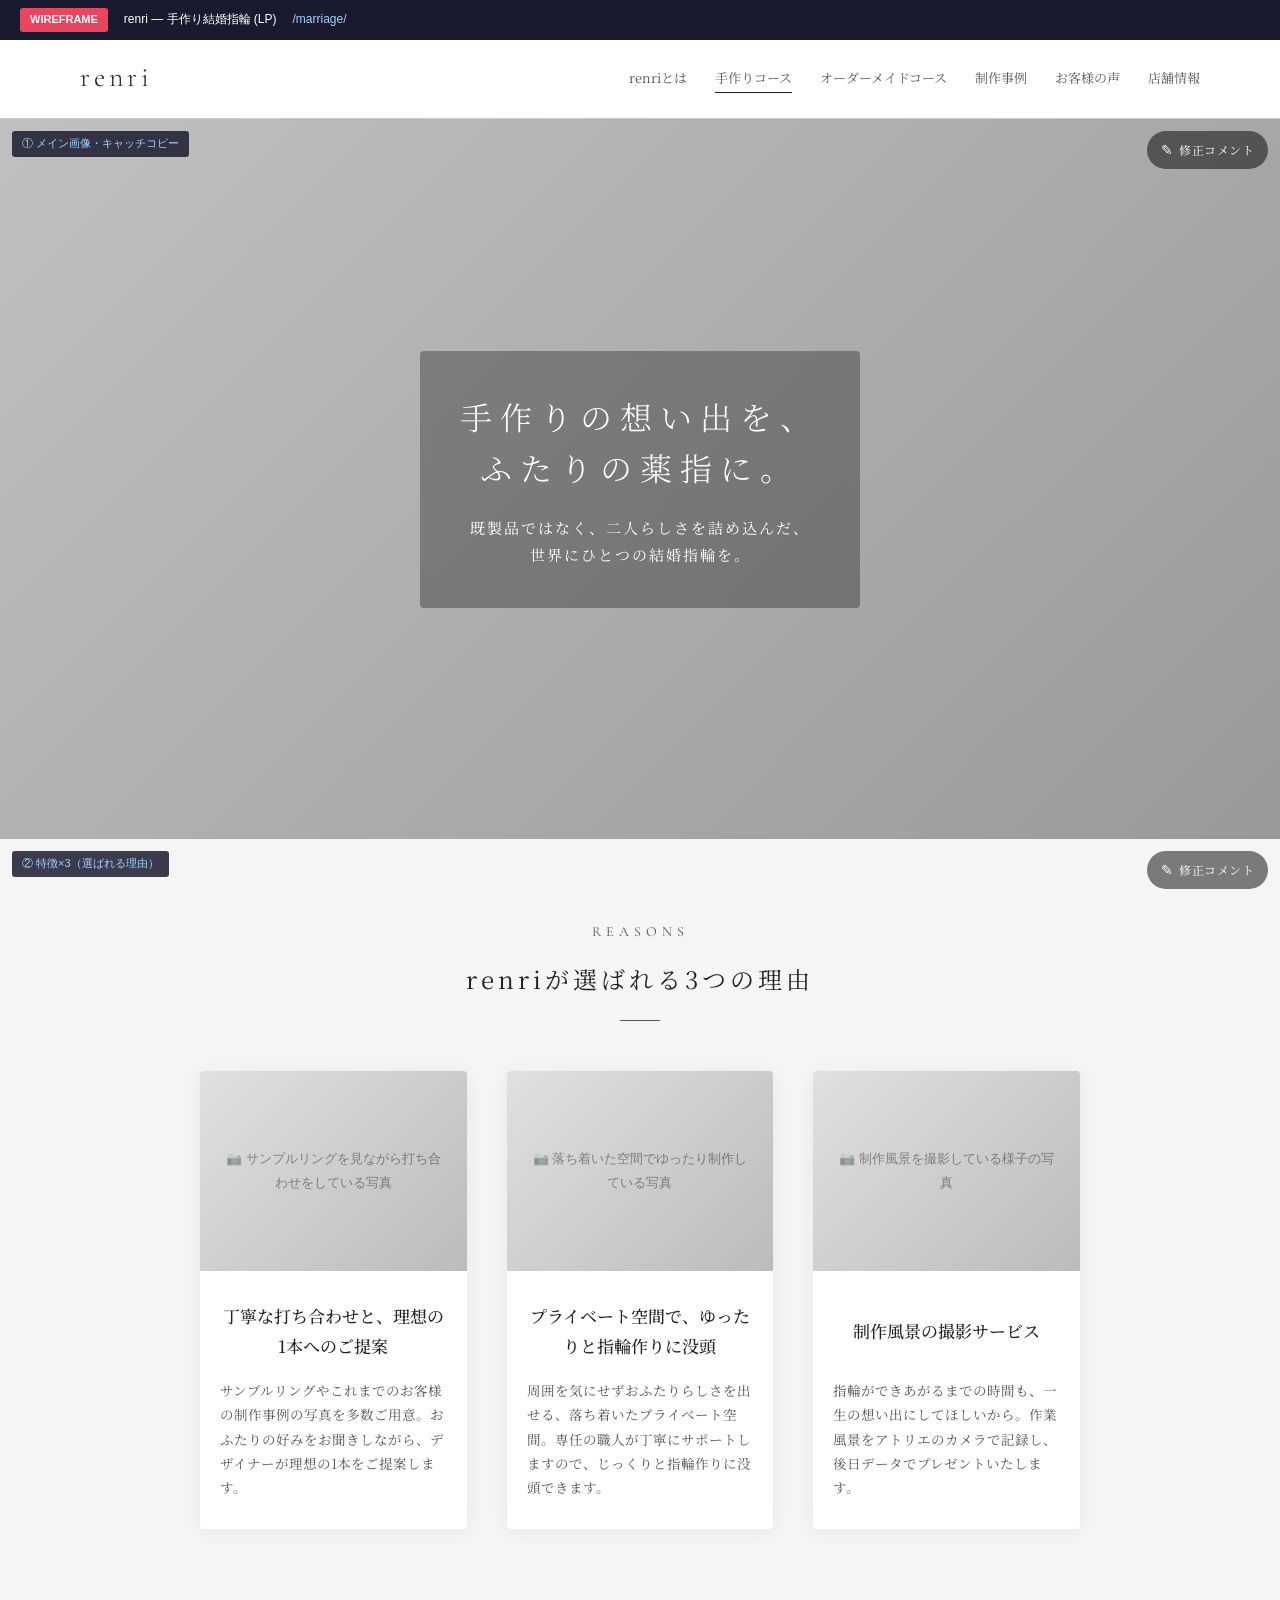
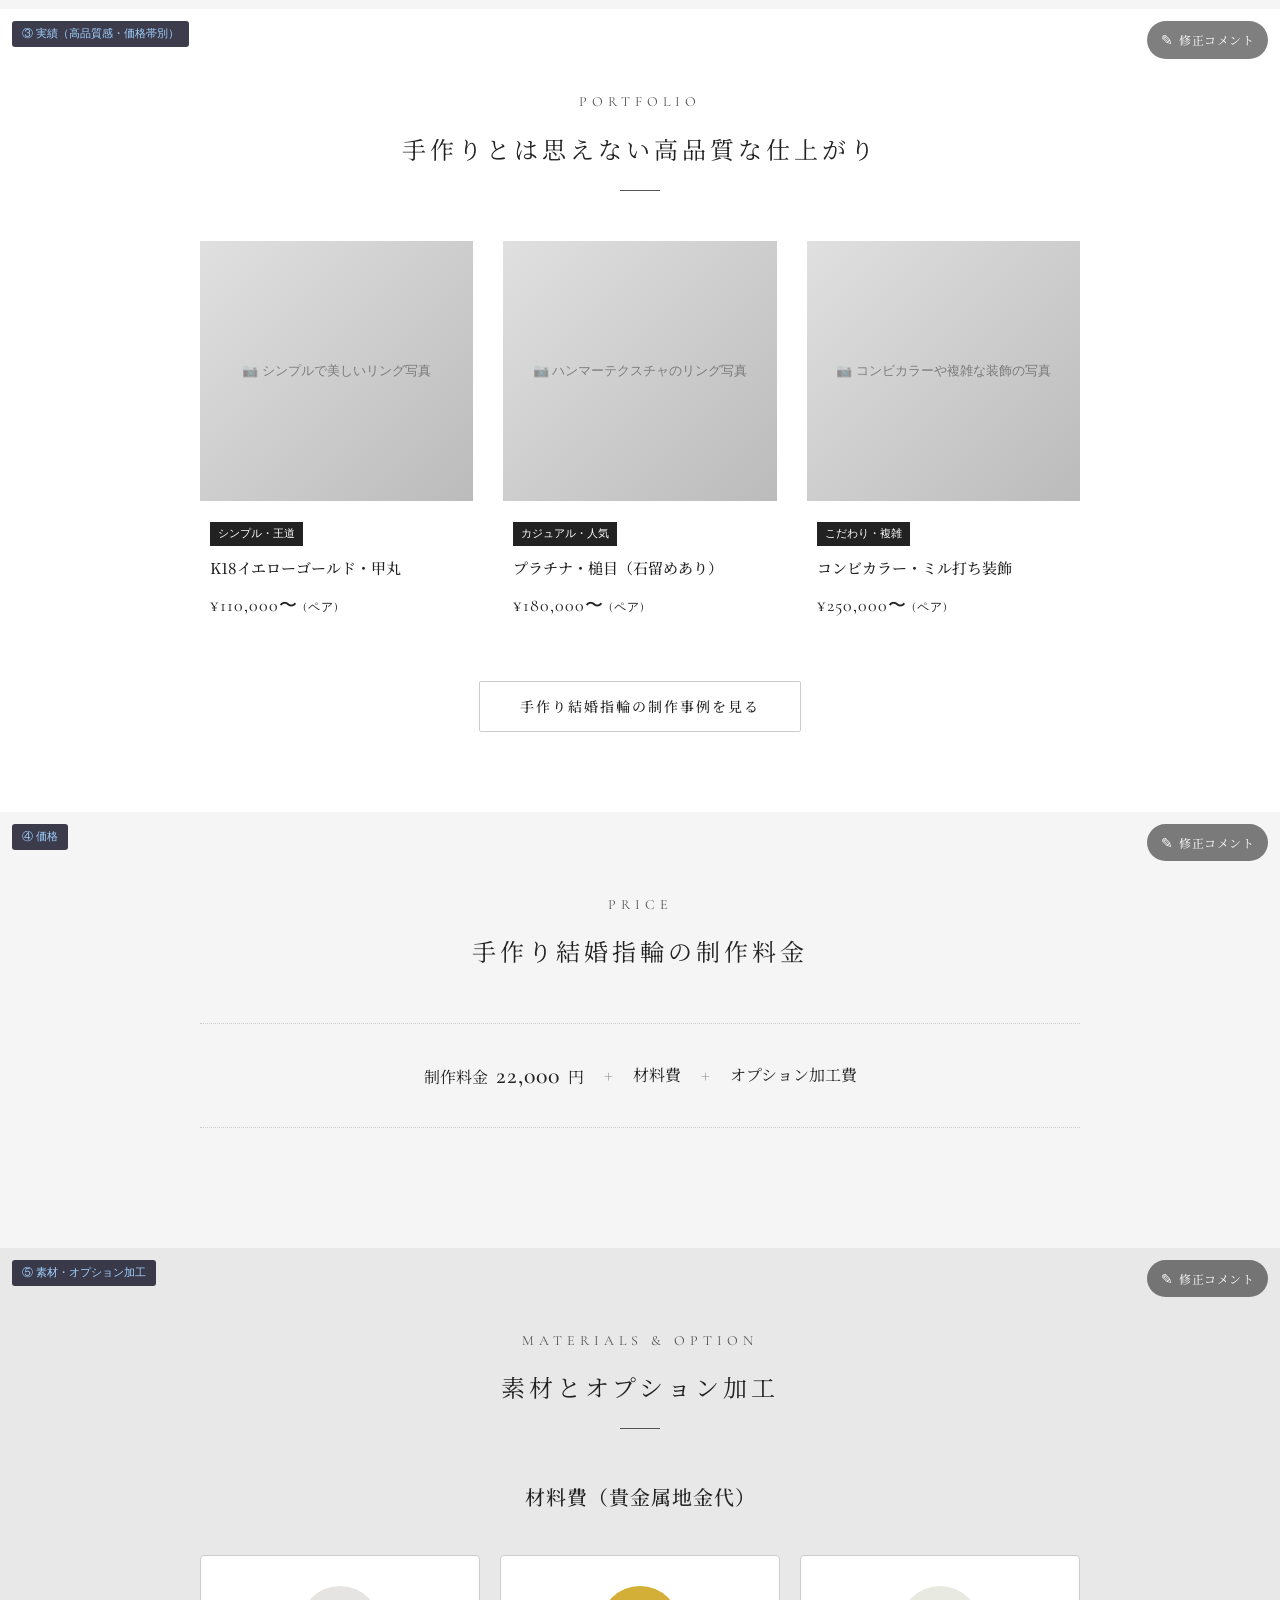
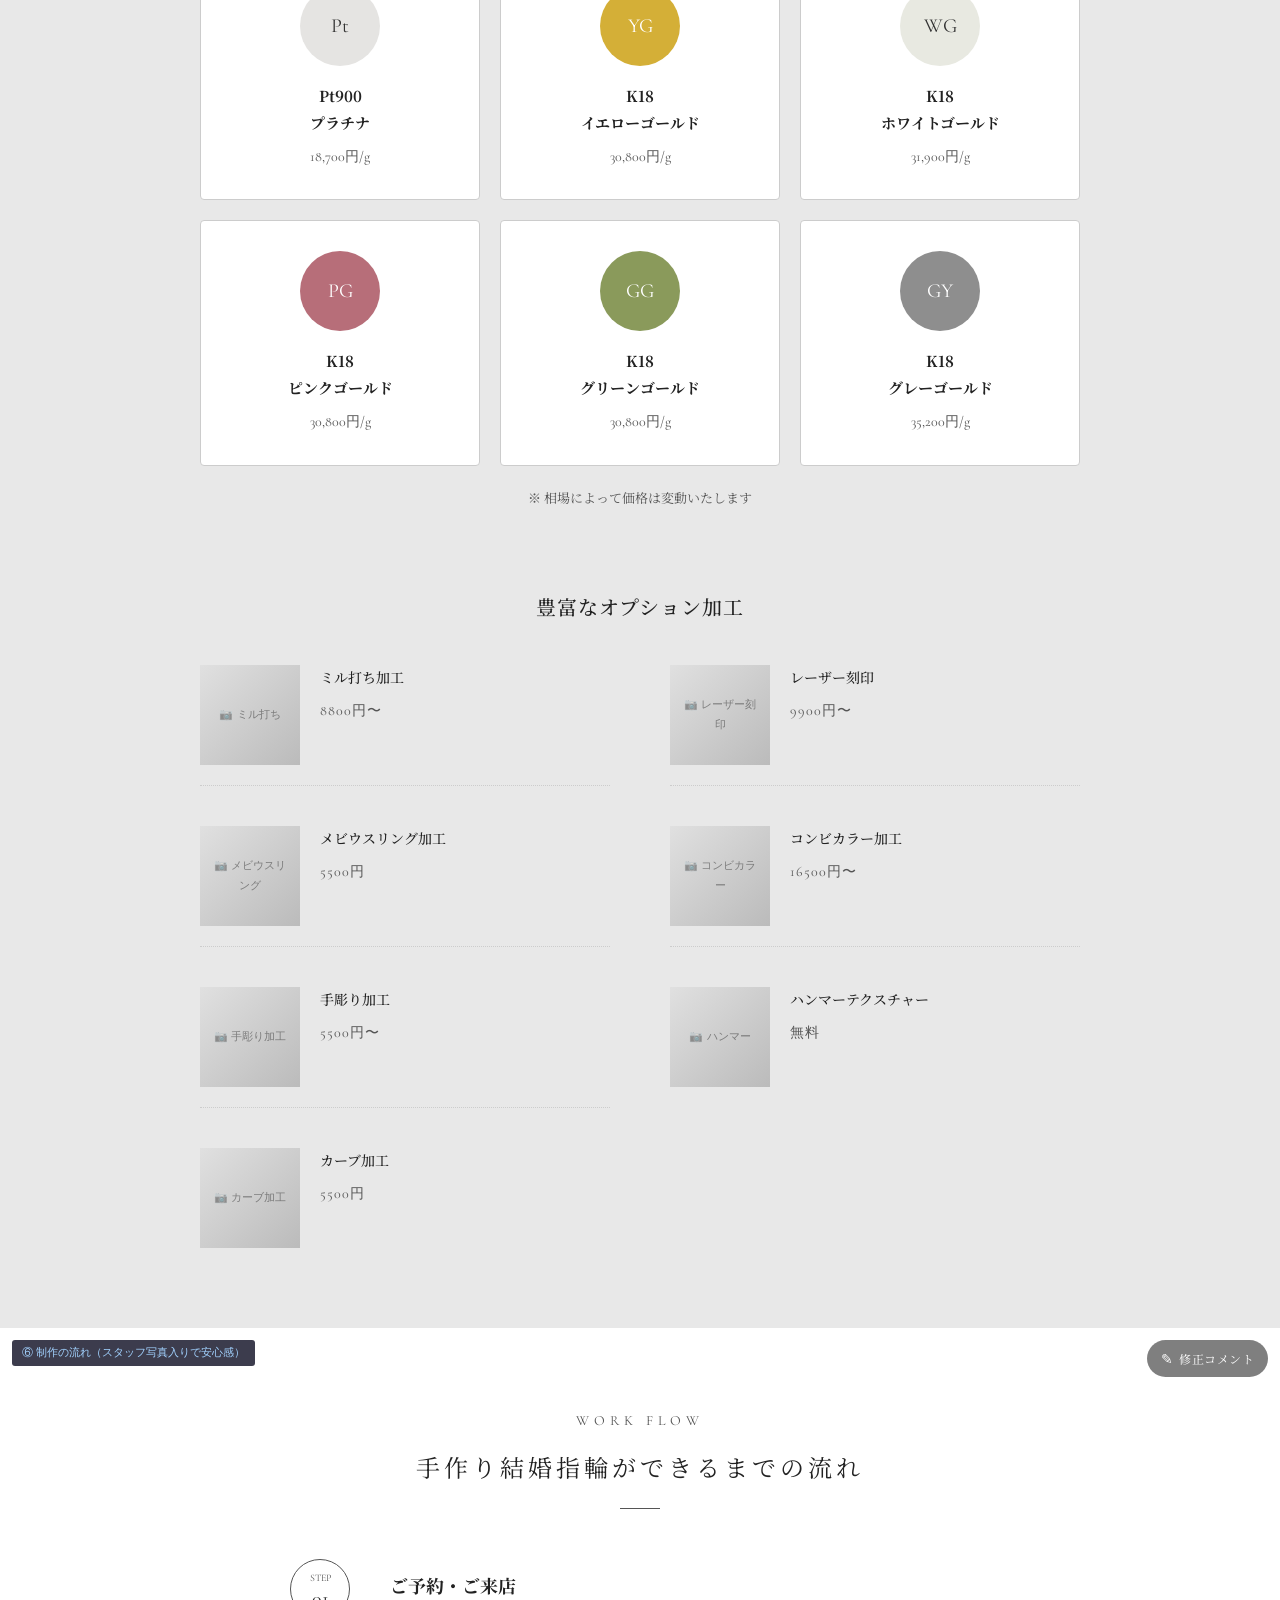
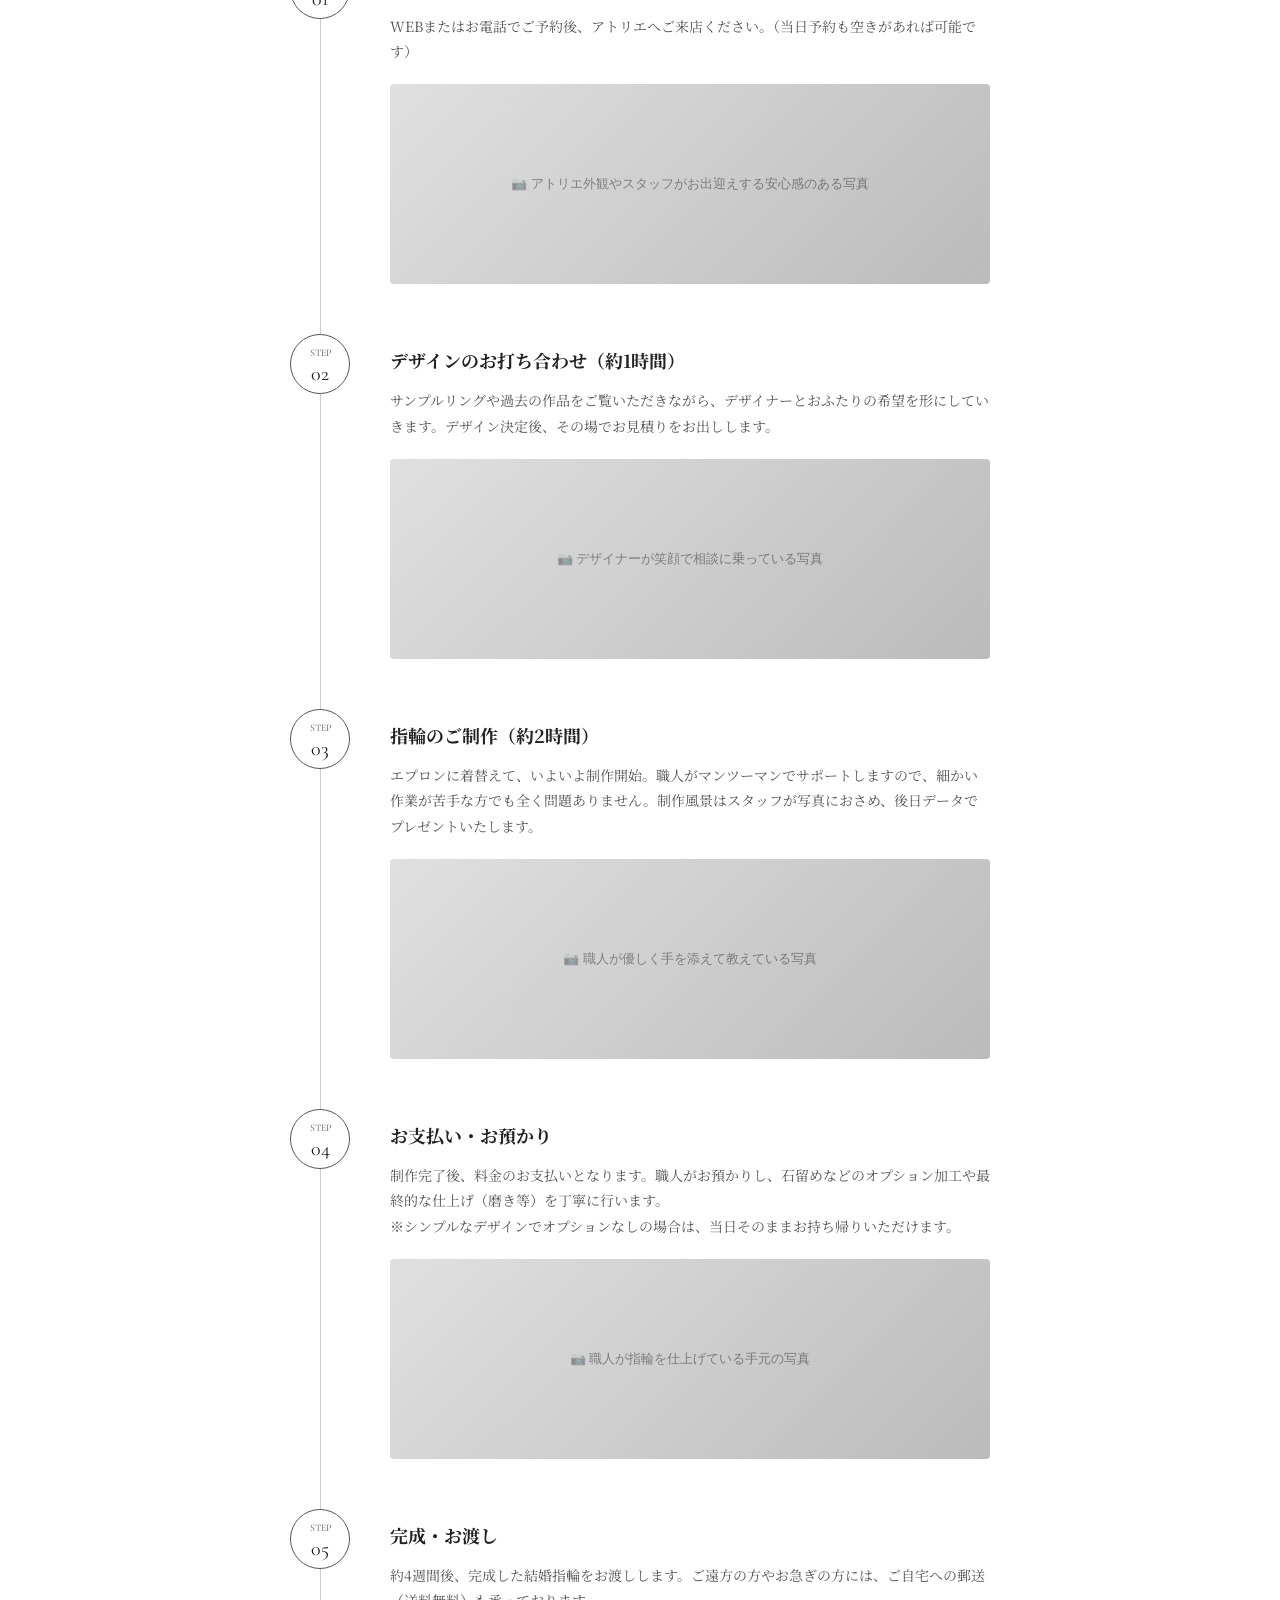
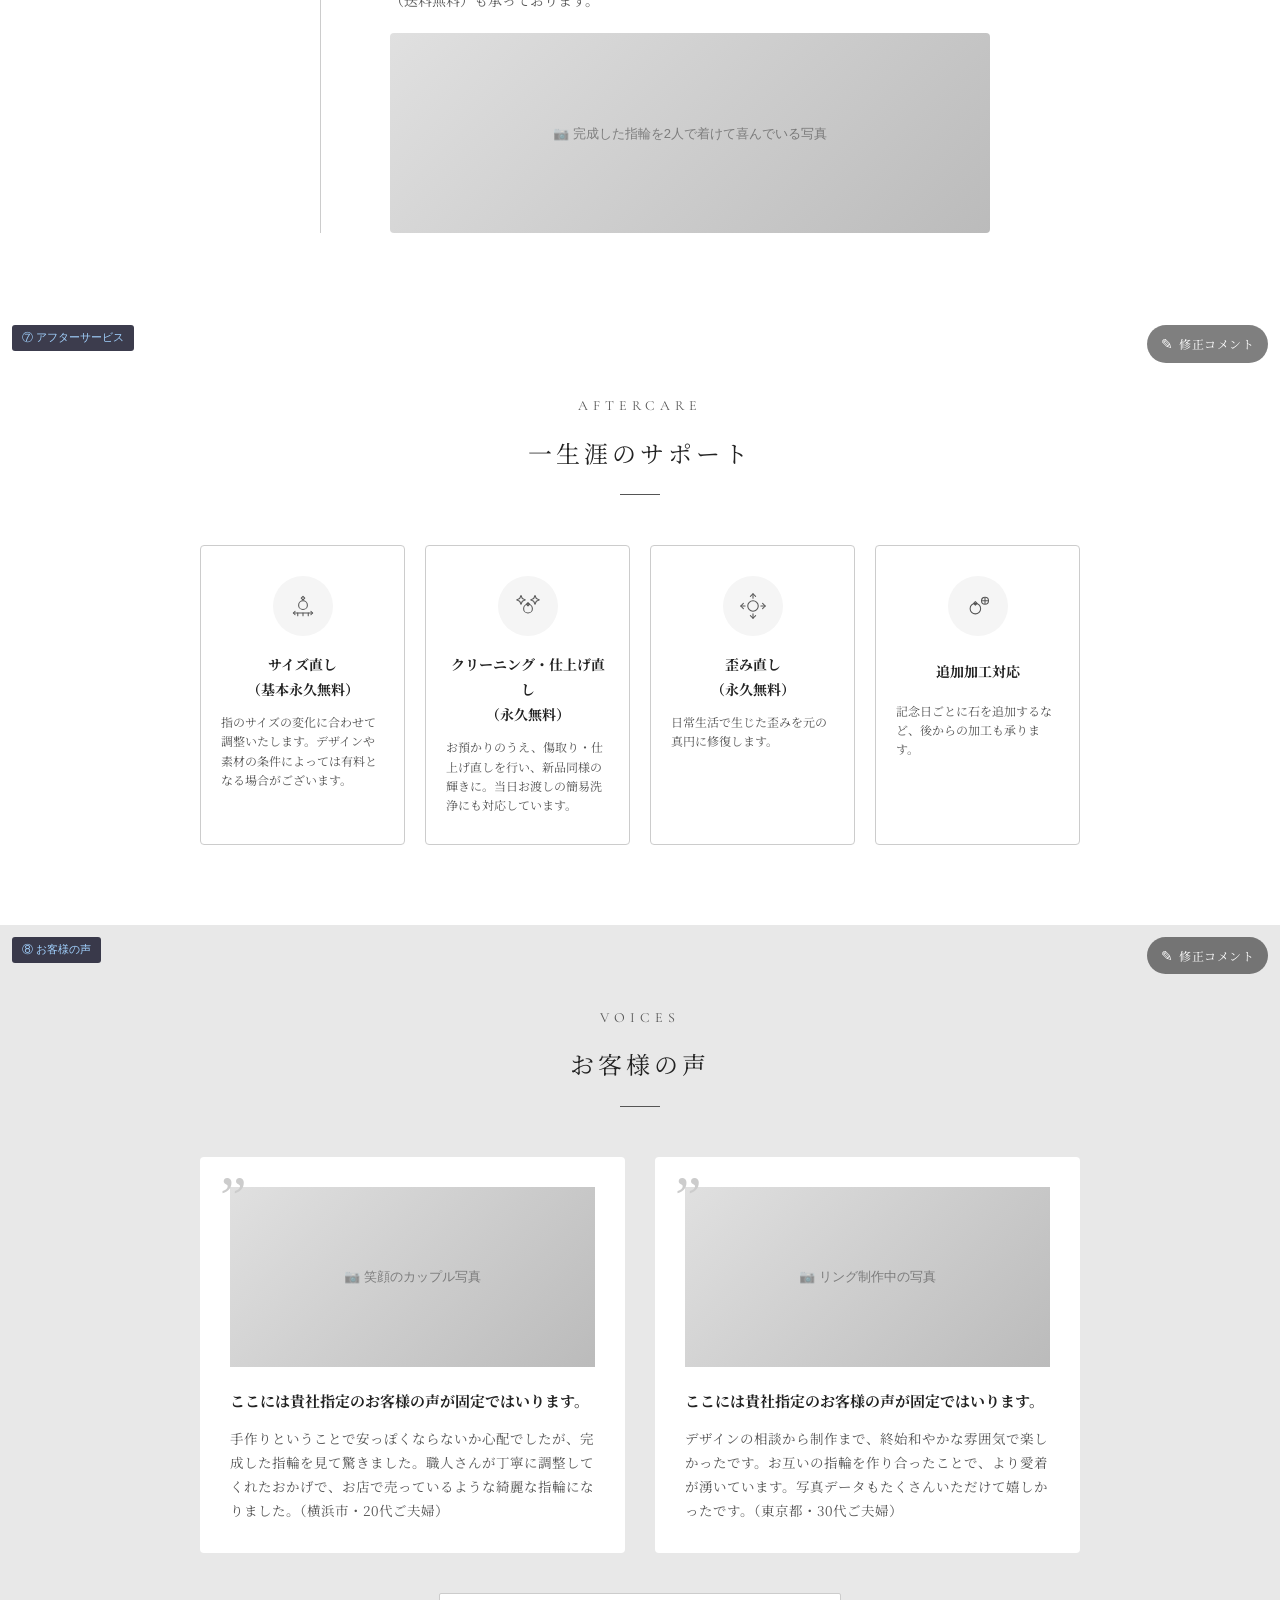
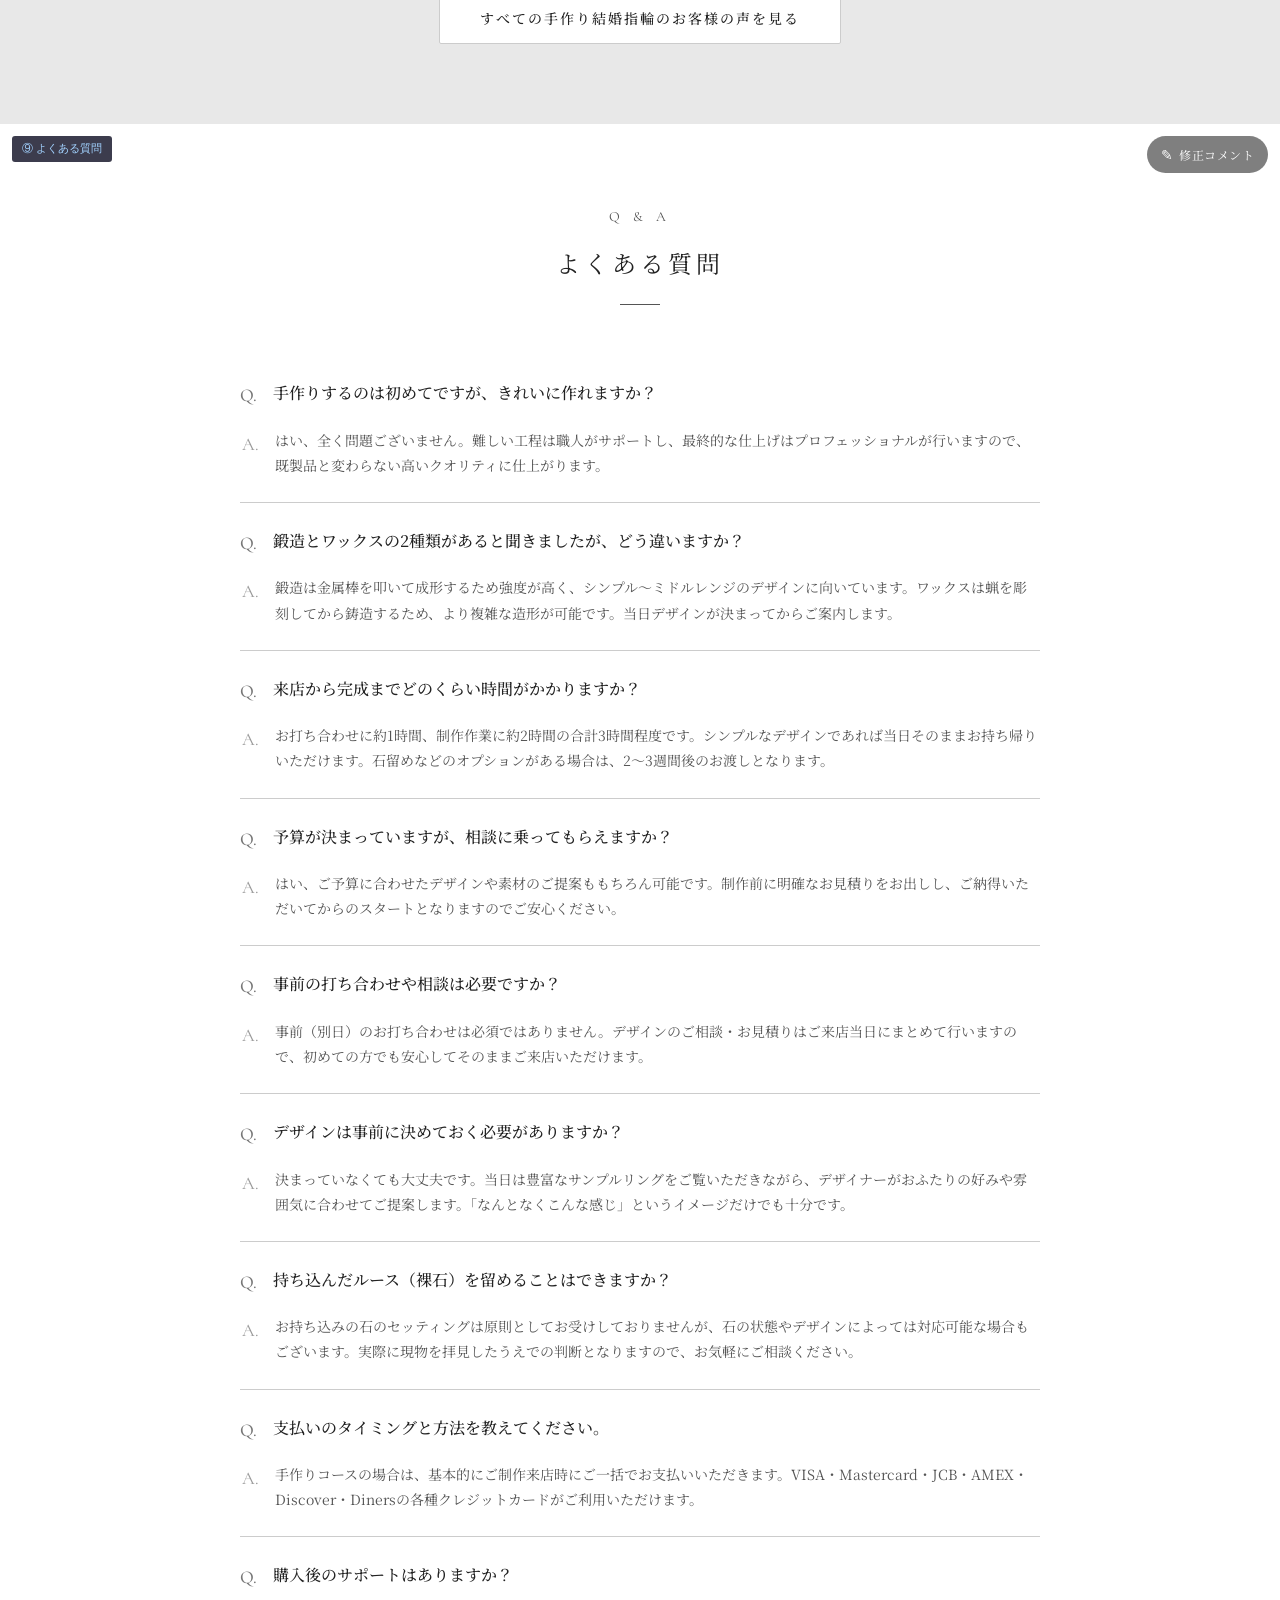
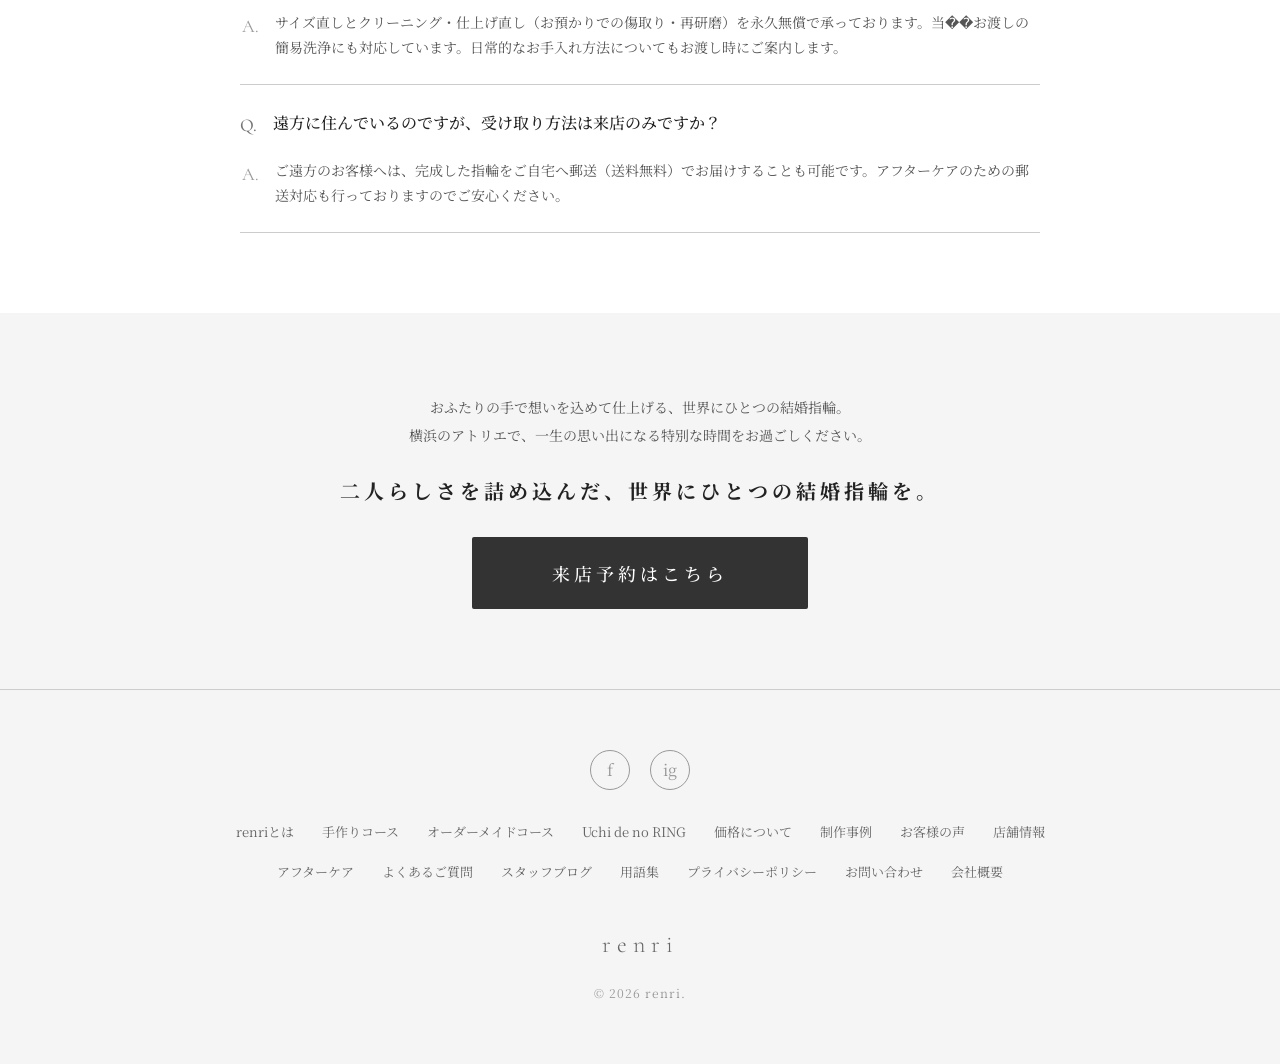
<file: wireframe_work/handmade_marriage_wireframe_v2.html>
<!DOCTYPE html>
<html lang="ja">
<head>
  <meta charset="UTF-8">
  <meta name="robots" content="noindex, nofollow">
  <meta name="viewport" content="width=device-width, initial-scale=1.0">
  <title>手作り結婚指輪 | renri ワイヤーフレーム</title>
  <link rel="preconnect" href="https://fonts.googleapis.com">
  <link href="https://fonts.googleapis.com/css2?family=Noto+Serif+JP:wght@300;400;500;600;700&family=Cormorant+Garamond:ital,wght@0,300;0,400;0,500;0,600;1,300;1,400&display=swap" rel="stylesheet">
  <style>
    /* ============================================
       WIREFRAME STYLESHEET — renri 手作り結婚指輪 LP
       ============================================ */

    :root {
      --gold: #555555;
      --gold-light: #777777;
      --gold-dark: #333333;
      --text-primary: #222222;
      --text-secondary: #555555;
      --text-light: #999999;
      --bg-white: #ffffff;
      --bg-cream: #f5f5f5;
      --bg-warm: #e8e8e8;
      --bg-dark: #222222;
      --border-light: #cccccc;
      --shadow-soft: 0 2px 20px rgba(0, 0, 0, 0.06);
      --shadow-card: 0 4px 30px rgba(0, 0, 0, 0.08);
      --serif-jp: 'Noto Serif JP', 'Yu Mincho', '游明朝', serif;
      --serif-en: 'Cormorant Garamond', serif;
      --transition: all 0.3s ease;
    }

    * { margin: 0; padding: 0; box-sizing: border-box; }
    html { scroll-behavior: smooth; }
    body {
      font-family: var(--serif-jp);
      color: var(--text-primary);
      background: var(--bg-white);
      line-height: 1.8;
      font-size: 15px;
      -webkit-font-smoothing: antialiased;
      padding-top: 36px;
    }

    /* ============================================
       WIREFRAME ANNOTATION BAR
       ============================================ */
    .wireframe-bar {
      position: fixed; top: 0; left: 0; right: 0; z-index: 9999;
      background: #1a1a2e; color: #fff; padding: 8px 20px;
      font-family: sans-serif; font-size: 12px; display: flex; align-items: center; gap: 16px;
    }
    .wireframe-bar .badge {
      background: #e94560; color: #fff; padding: 2px 10px; border-radius: 3px; font-weight: 700; font-size: 11px;
    }
    .wireframe-bar .page-path { color: #a2d2ff; font-weight: 500; }
    .section-label {
      position: absolute; top: 12px; left: 12px; background: rgba(26, 26, 46, 0.85);
      color: #a2d2ff; font-family: sans-serif; font-size: 11px; padding: 3px 10px; border-radius: 3px; z-index: 10;
    }

    /* ============================================
       FEEDBACK BUTTON
       ============================================ */
    .feedback-btn {
      position: absolute;
      top: 12px;
      right: 12px;
      z-index: 50;
      display: inline-flex;
      align-items: center;
      gap: 6px;
      padding: 6px 14px;
      font-size: 12px;
      color: #fff;
      background: rgba(0,0,0,0.5);
      border: none;
      border-radius: 20px;
      cursor: pointer;
      text-decoration: none;
      transition: background 0.3s ease;
      letter-spacing: 0.5px;
    }
    .feedback-btn:hover {
      background: rgba(0,0,0,0.75);
    }
    .feedback-btn::before {
      content: "\270E";
      font-size: 14px;
    }

    /* ============================================
       HEADER
       ============================================ */
    .header {
      position: sticky; top: 36px; z-index: 100; background: rgba(255, 255, 255, 0.96); border-bottom: 1px solid var(--border-light);
    }
    .header-inner {
      max-width: 1200px; margin: 0 auto; padding: 16px 40px; display: flex; align-items: center; justify-content: space-between;
    }
    .logo { font-family: var(--serif-en); font-size: 28px; font-weight: 300; letter-spacing: 4px; color: var(--text-primary); text-decoration: none; }
    .nav { display: flex; gap: 28px; align-items: center; }
    .nav a { font-size: 13px; color: var(--text-secondary); text-decoration: none; position: relative; }
    .nav a.active::after { content: ''; position: absolute; bottom: -4px; left: 0; right: 0; height: 1px; background: var(--text-primary); }

    /* ============================================
       SECTION COMMON
       ============================================ */
    section { position: relative; }
    .section-inner { max-width: 960px; margin: 0 auto; padding: 80px 40px; }
    .section-header { text-align: center; margin-bottom: 50px; }
    .section-header .en { font-family: var(--serif-en); font-size: 14px; letter-spacing: 5px; color: var(--text-secondary); margin-bottom: 12px; }
    .section-header h2 { font-size: 24px; font-weight: 400; letter-spacing: 4px; color: var(--text-primary); }
    .section-header .line { width: 40px; height: 1px; background: var(--gold); margin: 20px auto 0; }
    
    .img-placeholder {
      background: linear-gradient(135deg, #e0e0e0, #bbbbbb); display: flex; align-items: center; justify-content: center; color: rgba(0,0,0,0.4); font-family: sans-serif; font-size: 13px; text-align: center; padding: 20px;
    }

    /* ============================================
       1. HERO & INTRO
       ============================================ */
    .hero { height: 80vh; min-height: 500px; display: flex; align-items: center; justify-content: center; position: relative; }
    .hero .img-placeholder { position: absolute; inset: 0; font-size: 16px; }
    .hero-copy { position: relative; z-index: 2; text-align: center; color: #fff; background: rgba(0,0,0,0.3); padding: 40px; border-radius: 4px; backdrop-filter: blur(4px); }
    .hero-copy h1 { font-size: 32px; font-weight: 300; letter-spacing: 8px; line-height: 1.6; margin-bottom: 20px; }
    .hero-copy p { font-size: 15px; letter-spacing: 2px; }

    /* ============================================
       2. FEATURES (選ばれる理由)
       ============================================ */
    .features { background: var(--bg-cream); }
    .features-grid { display: grid; grid-template-columns: repeat(3, 1fr); gap: 40px; align-items: stretch; }
    .feature-card { background: var(--bg-white); border-radius: 4px; overflow: hidden; box-shadow: var(--shadow-soft); text-align: center; display: flex; flex-direction: column; }
    .feature-card .img-placeholder { height: 200px; }
    .feature-body { padding: 30px 20px; display: flex; flex-direction: column; flex-grow: 1; }
    .feature-body h3 { font-size: 17px; margin-bottom: 16px; font-weight: 500; min-height: 3.6em; display: flex; align-items: center; justify-content: center; }
    .feature-body p { font-size: 13.5px; color: var(--text-secondary); line-height: 1.8; text-align: left; }

    /* ============================================
       3. PORTFOLIO (実績)
       ============================================ */
    .portfolio { background: var(--bg-white); }
    .portfolio-grid { display: grid; grid-template-columns: repeat(3, 1fr); gap: 30px; }
    .portfolio-card { margin-bottom: 20px; }
    .portfolio-card .img-placeholder { height: 260px; margin-bottom: 16px; }
    .portfolio-info { padding: 0 10px; }
    .portfolio-price-tag { display: inline-block; background: var(--bg-dark); color: #fff; font-size: 11px; font-family: sans-serif; padding: 2px 8px; margin-bottom: 8px; }
    .portfolio-info h4 { font-size: 15px; margin-bottom: 8px; font-weight: 500; }
    .portfolio-info .price { font-family: var(--serif-en); font-size: 18px; letter-spacing: 1px; color: var(--text-primary); }

    /* ============================================
       4. MATERIALS & OPTIONS (素材・加工)
       ============================================ */
    .options { background: var(--bg-warm); }
    
    .subsection-title { text-align: center; font-size: 20px; margin-bottom: 40px; font-weight: 500; letter-spacing: 1px; }
    
    .materials-section { margin-bottom: 80px; }
    .materials-grid { display: grid; grid-template-columns: repeat(4, 1fr); gap: 20px; margin-bottom: 16px; }
    .material-card { border: 1px solid var(--border-light); padding: 30px 20px; text-align: center; border-radius: 4px; background: var(--bg-white); }
    .material-card .circle { width: 80px; height: 80px; border-radius: 50%; background: #ccc; margin: 0 auto 16px; display: flex; align-items: center; justify-content: center; font-family: var(--serif-en); font-size: 20px; }
    .material-card h4 { font-size: 15px; margin-bottom: 8px; }
    .material-note { text-align: center; font-size: 13px; color: var(--text-secondary); }
    
    .options-grid { display: grid; grid-template-columns: 1fr 1fr; gap: 40px 60px; }
    .option-item { display: flex; gap: 20px; align-items: flex-start; border-bottom: 1px dotted var(--border-light); padding-bottom: 20px; }
    .option-item:nth-last-child(-n+2) { border-bottom: none; padding-bottom: 0; }
    .option-item .img-placeholder { width: 100px; height: 100px; flex-shrink: 0; font-size: 11px; padding: 10px; }
    .option-info h4 { font-size: 14px; margin-bottom: 8px; font-weight: 500; }
    .option-info .price { font-family: var(--serif-en); font-size: 14px; letter-spacing: 1px; color: var(--text-secondary); }

    /* ============================================
       5. FLOW (制作の流れ)
       ============================================ */
    .flow { background: var(--bg-white); }
    .flow-steps { max-width: 700px; margin: 0 auto; position: relative; }
    .flow-steps::before { content: ''; position: absolute; left: 30px; top: 0; bottom: 0; width: 1px; background: var(--border-light); }
    .flow-step { display: flex; gap: 40px; margin-bottom: 50px; position: relative; }
    .flow-step:last-child { margin-bottom: 0; }
    .step-num { width: 60px; height: 60px; background: var(--bg-white); border: 1px solid var(--gold); border-radius: 50%; display: flex; flex-direction: column; align-items: center; justify-content: center; z-index: 2; flex-shrink: 0; }
    .step-num span:first-child { font-family: var(--serif-en); font-size: 10px; color: var(--text-secondary); }
    .step-num span:last-child { font-family: var(--serif-en); font-size: 20px; line-height: 1; margin-top: 2px; }
    .step-content { flex-grow: 1; padding-top: 10px; }
    .step-content h3 { font-size: 18px; margin-bottom: 12px; }
    .step-content p { font-size: 14px; color: var(--text-secondary); margin-bottom: 20px; }
    .step-content .img-placeholder { height: 200px; border-radius: 4px; }

    /* ============================================
       6. PRICE (価格)
       ============================================ */
    .pricing { background: var(--bg-cream); }
    .price-formula { display: flex; align-items: center; justify-content: center; gap: 20px; flex-wrap: wrap; margin: 40px 0; border-top: 1px dotted var(--border-light); border-bottom: 1px dotted var(--border-light); padding: 30px 0; }
    .price-part { display: flex; align-items: baseline; gap: 8px; font-size: 16px; }
    .price-part .val { font-family: var(--serif-en); font-size: 24px; font-weight: 500; letter-spacing: 1px; }
    .price-plus { color: var(--text-light); }

    /* ============================================
       7. AFTERCARE (アフターサービス)
       ============================================ */
    .aftercare { background: var(--bg-white); }
    .aftercare-grid { display: grid; grid-template-columns: repeat(4, 1fr); gap: 20px; align-items: stretch; }
    .aftercare-item { border: 1px solid var(--border-light); padding: 30px 20px; text-align: center; border-radius: 4px; display: flex; flex-direction: column; }
    .aftercare-item .img-placeholder { width: 60px; height: 60px; border-radius: 50%; margin: 0 auto 16px; flex-shrink: 0; }
    .aftercare-item .aftercare-icon { width: 60px; height: 60px; border-radius: 50%; margin: 0 auto 16px; flex-shrink: 0; background: var(--bg-cream); display: flex; align-items: center; justify-content: center; }
    .aftercare-item .aftercare-icon svg { width: 28px; height: 28px; stroke: var(--text-secondary); stroke-width: 1.2; fill: none; stroke-linecap: round; stroke-linejoin: round; }
    .aftercare-item h4 { font-size: 14px; margin-bottom: 10px; min-height: 2.8em; display: flex; align-items: center; justify-content: center; }
    .aftercare-item p { font-size: 12px; color: var(--text-secondary); line-height: 1.6; text-align: left; }

    /* ============================================
       8. VOICES (お客様の声)
       ============================================ */
    .voices { background: var(--bg-warm); }
    .voice-grid { display: grid; grid-template-columns: 1fr 1fr; gap: 30px; }
    .voice-card { background: var(--bg-white); padding: 30px; border-radius: 4px; position: relative; }
    .voice-card::before { content: '”'; position: absolute; top: 10px; left: 20px; font-size: 60px; font-family: serif; color: var(--border-light); line-height: 1; }
    .voice-card .img-placeholder { height: 180px; margin-bottom: 20px; }
    .voice-card h4 { font-size: 15px; margin-bottom: 12px; position: relative; z-index: 1; }
    .voice-card p { font-size: 13.5px; color: var(--text-secondary); }

    /* ============================================
       9. FAQ (よくある質問)
       ============================================ */
    .faq { background: var(--bg-white); }
    .faq-list { max-width: 800px; margin: 0 auto; }
    .faq-item { border-bottom: 1px solid var(--border-light); padding: 24px 0; }
    .faq-q { display: flex; gap: 16px; font-size: 16px; font-weight: 500; cursor: pointer; }
    .faq-q::before { content: 'Q.'; color: var(--gold-light); font-family: var(--serif-en); font-size: 18px; }
    .faq-a { display: flex; gap: 16px; font-size: 14px; color: var(--text-secondary); margin-top: 16px; padding-left: 2px; }
    .faq-a::before { content: 'A.'; color: var(--text-light); font-family: var(--serif-en); font-size: 18px; }

    /* ============================================
       10. Sticky CTA & Footer
       ============================================ */
    .sticky-cta { position: sticky; bottom: 0; background: rgba(255,255,255,0.95); backdrop-filter: blur(10px); padding: 20px; border-top: 1px solid var(--border-light); display: flex; justify-content: center; z-index: 90; box-shadow: 0 -4px 20px rgba(0,0,0,0.05); }
    .btn-reserve { background: var(--gold-dark); color: #fff; padding: 18px 60px; text-decoration: none; font-size: 16px; letter-spacing: 4px; border-radius: 2px; font-weight: 500; transition: var(--transition); display: inline-block; }
    .btn-reserve:hover { background: #111; }

    /* ============================================
       ANIMATIONS
       ============================================ */

    @keyframes heroFadeIn {
      from { opacity: 0; transform: translateY(16px); }
      to   { opacity: 1; transform: translateY(0); }
    }

    .hero-copy {
      animation: heroFadeIn 1s ease-out 0.4s both;
    }

    .fade-in {
      opacity: 0;
      transform: translateY(20px);
      transition: opacity 0.7s ease-out, transform 0.7s ease-out;
    }

    .fade-in.is-visible {
      opacity: 1;
      transform: translateY(0);
    }

    .fade-in-d1 { transition-delay: 0.25s; }
    .fade-in-d2 { transition-delay: 0.5s; }

    @media (prefers-reduced-motion: reduce) {
      .hero-copy { animation: none; }
      .fade-in   { opacity: 1; transform: none; transition: none; }
    }

    @media (max-width: 768px) {
      .features-grid, .portfolio-grid, .options-grid, .voice-grid { grid-template-columns: 1fr; }
      .aftercare-grid { grid-template-columns: 1fr 1fr; }
      .hero-copy h1 { font-size: 24px; }
      .flow-step { gap: 20px; }
      .flow-steps::before { left: 20px; }
      .step-num { width: 40px; height: 40px; }
      .step-num span:first-child { display: none; }
      .step-num span:last-child { font-size: 16px; margin-top: 0; }
    }
  </style>
</head>
<body>

  <div class="wireframe-bar">
    <span class="badge">WIREFRAME</span>
    <span>renri — 手作り結婚指輪 (LP)</span>
    <span class="page-path">/marriage/</span>
  </div>

  <header class="header">
    <div class="header-inner">
      <a href="/" class="logo">renri</a>
      <nav class="nav">
        <a href="#">renriとは</a>
        <a href="/handmade/" class="active">手作りコース</a>
        <a href="/ordermade/">オーダーメイドコース</a>
        <a href="#">制作事例</a>
        <a href="#">お客様の声</a>
        <a href="#">店舗情報</a>
      </nav>
    </div>
  </header>

  <!-- 1. メイン画像・キャッチコピー -->
  <section class="hero" id="hero" style="position:relative;">
    <span class="section-label">① メイン画像・キャッチコピー</span>
    <a class="feedback-btn" href="https://docs.google.com/forms/d/e/1FAIpQLSdng4duvxeCLjISMwoLjmrbeZHqcrqMwZlL4x6c9Ne3mf_7eg/viewform?entry.376704624=手作り結婚指輪&entry.1525828345=①メイン画像・キャッチコピー" target="_blank">修正コメント</a>
    <div class="img-placeholder" style="background: linear-gradient(135deg, #c0c0c0, #999999); color: #fff;">
    </div>
    <div class="hero-copy">
      <h1>手作りの想い出を、<br>ふたりの薬指に。</h1>
      <p>既製品ではなく、二人らしさを詰め込んだ、<br>世界にひとつの結婚指輪を。</p>
    </div>
  </section>

  <!-- 2. 選ばれる理由（特徴x3） -->
  <section class="features" style="position:relative;">
    <span class="section-label">② 特徴×3（選ばれる理由）</span>
    <a class="feedback-btn" href="https://docs.google.com/forms/d/e/1FAIpQLSdng4duvxeCLjISMwoLjmrbeZHqcrqMwZlL4x6c9Ne3mf_7eg/viewform?entry.376704624=手作り結婚指輪&entry.1525828345=②特徴×3" target="_blank">修正コメント</a>
    <div class="section-inner">
      <div class="section-header fade-in">
        <div class="en">REASONS</div>
        <h2>renriが選ばれる3つの理由</h2>
        <div class="line"></div>
      </div>
      <div class="features-grid">
        <div class="feature-card fade-in">
          <div class="img-placeholder">📷 サンプルリングを見ながら打ち合わせをしている写真</div>
          <div class="feature-body">
            <h3>丁寧な打ち合わせと、理想の1本へのご提案</h3>
            <p>サンプルリングやこれまでのお客様の制作事例の写真を多数ご用意。おふたりの好みをお聞きしながら、デザイナーが理想の1本をご提案します。</p>
          </div>
        </div>
        <div class="feature-card fade-in fade-in-d1">
          <div class="img-placeholder">📷 落ち着いた空間でゆったり制作している写真</div>
          <div class="feature-body">
            <h3>プライベート空間で、ゆったりと指輪作りに没頭</h3>
            <p>周囲を気にせずおふたりらしさを出せる、落ち着いたプライベート空間。専任の職人が丁寧にサポートしますので、じっくりと指輪作りに没頭できます。</p>
          </div>
        </div>
        <div class="feature-card fade-in fade-in-d2">
          <div class="img-placeholder">📷 制作風景を撮影している様子の写真</div>
          <div class="feature-body">
            <h3>制作風景の撮影サービス</h3>
            <p>指輪ができあがるまでの時間も、一生の想い出にしてほしいから。作業風景をアトリエのカメラで記録し、後日データでプレゼントいたします。</p>
          </div>
        </div>
      </div>
    </div>
  </section>

  <!-- 3. 実績（高品質感・低中高価格） -->
  <section class="portfolio" style="position:relative;">
    <span class="section-label">③ 実績（高品質感・価格帯別）</span>
    <a class="feedback-btn" href="https://docs.google.com/forms/d/e/1FAIpQLSdng4duvxeCLjISMwoLjmrbeZHqcrqMwZlL4x6c9Ne3mf_7eg/viewform?entry.376704624=手作り結婚指輪&entry.1525828345=③実績" target="_blank">修正コメント</a>
    <div class="section-inner">
      <div class="section-header fade-in">
        <div class="en">PORTFOLIO</div>
        <h2>手作りとは思えない高品質な仕上がり</h2>
        <div class="line"></div>
      </div>
      <div class="portfolio-grid">
        
        <div class="portfolio-card fade-in">
          <div class="img-placeholder">📷 シンプルで美しいリング写真</div>
          <div class="portfolio-info">
            <span class="portfolio-price-tag">シンプル・王道</span>
            <h4>K18イエローゴールド・甲丸</h4>
            <div class="price">¥110,000〜 <span style="font-size:12px;">(ペア)</span></div>
          </div>
        </div>

        <div class="portfolio-card fade-in fade-in-d1">
          <div class="img-placeholder">📷 ハンマーテクスチャのリング写真</div>
          <div class="portfolio-info">
            <span class="portfolio-price-tag">カジュアル・人気</span>
            <h4>プラチナ・槌目（石留めあり）</h4>
            <div class="price">¥180,000〜 <span style="font-size:12px;">(ペア)</span></div>
          </div>
        </div>

        <div class="portfolio-card fade-in fade-in-d2">
          <div class="img-placeholder">📷 コンビカラーや複雑な装飾の写真</div>
          <div class="portfolio-info">
            <span class="portfolio-price-tag">こだわり・複雑</span>
            <h4>コンビカラー・ミル打ち装飾</h4>
            <div class="price">¥250,000〜 <span style="font-size:12px;">(ペア)</span></div>
          </div>
        </div>

      </div>
      <div style="text-align: center; margin-top: 40px;">
        <a href="https://renri.jp/case/?s=&type=2&made=45&material=&design=&finish=&width=&jewely=" class="btn-reserve" style="background: var(--bg-white); color: var(--text-primary); border: 1px solid var(--border-light); padding: 12px 40px; font-size: 14px; letter-spacing: 2px;">手作り結婚指輪の制作事例を見る</a>
      </div>
    </div>
  </section>

  <!-- 4. 価格 -->
  <section class="pricing" style="position:relative;">
    <span class="section-label">④ 価格</span>
    <a class="feedback-btn" href="https://docs.google.com/forms/d/e/1FAIpQLSdng4duvxeCLjISMwoLjmrbeZHqcrqMwZlL4x6c9Ne3mf_7eg/viewform?entry.376704624=手作り結婚指輪&entry.1525828345=④価格" target="_blank">修正コメント</a>
    <div class="section-inner">
      <div class="section-header fade-in">
        <div class="en">PRICE</div>
        <h2>手作り結婚指輪の制作料金</h2>
      </div>
      <div class="price-formula fade-in fade-in-d1">
        <div class="price-part">制作料金 <span class="val">22,000</span> 円</div>
        <div class="price-plus">+</div>
        <div class="price-part">材料費</div>
        <div class="price-plus">+</div>
        <div class="price-part">オプション加工費</div>
      </div>
    </div>
  </section>

  <!-- 5. 素材・オプション加工 -->
  <section class="options" style="position:relative;">
    <span class="section-label">⑤ 素材・オプション加工</span>
    <a class="feedback-btn" href="https://docs.google.com/forms/d/e/1FAIpQLSdng4duvxeCLjISMwoLjmrbeZHqcrqMwZlL4x6c9Ne3mf_7eg/viewform?entry.376704624=手作り結婚指輪&entry.1525828345=⑤素材・オプション" target="_blank">修正コメント</a>
    <div class="section-inner">
      <div class="section-header fade-in">
        <div class="en">MATERIALS & OPTION</div>
        <h2>素材とオプション加工</h2>
        <div class="line"></div>
      </div>
      
      <!-- 追加: 素材説明 -->
      <div class="materials-section fade-in">
        <h3 class="subsection-title">材料費（貴金属地金代）</h3>
        <div class="materials-grid" style="grid-template-columns: repeat(3, 1fr);">
          <div class="material-card">
            <div class="circle" style="background:#e5e4e2; color:#333;">Pt</div>
            <h4>Pt900<br>プラチナ</h4>
            <div class="price" style="font-family: var(--serif-en); font-size: 14px; margin-top: 8px; color: var(--text-secondary);">18,700円/g</div>
          </div>
          <div class="material-card">
            <div class="circle" style="background:#d4af37; color:#fff;">YG</div>
            <h4>K18<br>イエローゴールド</h4>
            <div class="price" style="font-family: var(--serif-en); font-size: 14px; margin-top: 8px; color: var(--text-secondary);">30,800円/g</div>
          </div>
          <div class="material-card">
            <div class="circle" style="background:#e8e9e1; color:#333;">WG</div>
            <h4>K18<br>ホワイトゴールド</h4>
            <div class="price" style="font-family: var(--serif-en); font-size: 14px; margin-top: 8px; color: var(--text-secondary);">31,900円/g</div>
          </div>
          <div class="material-card">
            <div class="circle" style="background:#b76e79; color:#fff;">PG</div>
            <h4>K18<br>ピンクゴールド</h4>
            <div class="price" style="font-family: var(--serif-en); font-size: 14px; margin-top: 8px; color: var(--text-secondary);">30,800円/g</div>
          </div>
          <div class="material-card">
            <div class="circle" style="background:#8a9a5b; color:#fff;">GG</div>
            <h4>K18<br>グリーンゴールド</h4>
            <div class="price" style="font-family: var(--serif-en); font-size: 14px; margin-top: 8px; color: var(--text-secondary);">30,800円/g</div>
          </div>
          <div class="material-card">
            <div class="circle" style="background:#8e8e8e; color:#fff;">GY</div>
            <h4>K18<br>グレーゴールド</h4>
            <div class="price" style="font-family: var(--serif-en); font-size: 14px; margin-top: 8px; color: var(--text-secondary);">35,200円/g</div>
          </div>
        </div>
        <p class="material-note" style="margin-top: 20px;">※ 相場によって価格は変動いたします</p>
      </div>

      <h3 class="subsection-title">豊富なオプション加工</h3>
      <div class="options-grid fade-in">
        
        <div class="option-item">
          <div class="img-placeholder">📷 ミル打ち</div>
          <div class="option-info">
            <h4>ミル打ち加工</h4>
            <div class="price">8800円〜</div>
          </div>
        </div>

        <div class="option-item">
          <div class="img-placeholder">📷 レーザー刻印</div>
          <div class="option-info">
            <h4>レーザー刻印</h4>
            <div class="price">9900円〜</div>
          </div>
        </div>

        <div class="option-item">
          <div class="img-placeholder">📷 メビウスリング</div>
          <div class="option-info">
            <h4>メビウスリング加工</h4>
            <div class="price">5500円</div>
          </div>
        </div>

        <div class="option-item">
          <div class="img-placeholder">📷 コンビカラー</div>
          <div class="option-info">
            <h4>コンビカラー加工</h4>
            <div class="price">16500円〜</div>
          </div>
        </div>

        <div class="option-item">
          <div class="img-placeholder">📷 手彫り加工</div>
          <div class="option-info">
            <h4>手彫り加工</h4>
            <div class="price">5500円〜</div>
          </div>
        </div>

        <div class="option-item">
          <div class="img-placeholder">📷 ハンマー</div>
          <div class="option-info">
            <h4>ハンマーテクスチャー</h4>
            <div class="price">無料</div>
          </div>
        </div>

        <div class="option-item">
          <div class="img-placeholder">📷 カーブ加工</div>
          <div class="option-info">
            <h4>カーブ加工</h4>
            <div class="price">5500円</div>
          </div>
        </div>

      </div>
    </div>
  </section>

  <!-- 6. 制作の流れ -->
  <section class="flow" style="position:relative;">
    <span class="section-label">⑥ 制作の流れ（スタッフ写真入りで安心感）</span>
    <a class="feedback-btn" href="https://docs.google.com/forms/d/e/1FAIpQLSdng4duvxeCLjISMwoLjmrbeZHqcrqMwZlL4x6c9Ne3mf_7eg/viewform?entry.376704624=手作り結婚指輪&entry.1525828345=⑥制作の流れ" target="_blank">修正コメント</a>
    <div class="section-inner">
      <div class="section-header fade-in">
        <div class="en">WORK FLOW</div>
        <h2>手作り結婚指輪ができるまでの流れ</h2>
        <div class="line"></div>
      </div>
      <div class="flow-steps">
        
        <div class="flow-step fade-in">
          <div class="step-num"><span>STEP</span><span>01</span></div>
          <div class="step-content">
            <h3>ご予約・ご来店</h3>
            <p>WEBまたはお電話でご予約後、アトリエへご来店ください。（当日予約も空きがあれば可能です）</p>
            <div class="img-placeholder">📷 アトリエ外観やスタッフがお出迎えする安心感のある写真</div>
          </div>
        </div>

        <div class="flow-step fade-in">
          <div class="step-num"><span>STEP</span><span>02</span></div>
          <div class="step-content">
            <h3>デザインのお打ち合わせ（約1時間）</h3>
            <p>サンプルリングや過去の作品をご覧いただきながら、デザイナーとおふたりの希望を形にしていきます。デザイン決定後、その場でお見積りをお出しします。</p>
            <div class="img-placeholder">📷 デザイナーが笑顔で相談に乗っている写真</div>
          </div>
        </div>

        <div class="flow-step fade-in">
          <div class="step-num"><span>STEP</span><span>03</span></div>
          <div class="step-content">
            <h3>指輪のご制作（約2時間）</h3>
            <p>エプロンに着替えて、いよいよ制作開始。職人がマンツーマンでサポートしますので、細かい作業が苦手な方でも全く問題ありません。制作風景はスタッフが写真におさめ、後日データでプレゼントいたします。</p>
            <div class="img-placeholder">📷 職人が優しく手を添えて教えている写真</div>
          </div>
        </div>

        <div class="flow-step fade-in">
          <div class="step-num"><span>STEP</span><span>04</span></div>
          <div class="step-content">
            <h3>お支払い・お預かり</h3>
            <p>制作完了後、料金のお支払いとなります。職人がお預かりし、石留めなどのオプション加工や最終的な仕上げ（磨き等）を丁寧に行います。<br>※シンプルなデザインでオプションなしの場合は、当日そのままお持ち帰りいただけます。</p>
            <div class="img-placeholder">📷 職人が指輪を仕上げている手元の写真</div>
          </div>
        </div>

        <div class="flow-step fade-in">
          <div class="step-num"><span>STEP</span><span>05</span></div>
          <div class="step-content">
            <h3>完成・お渡し</h3>
            <p>約4週間後、完成した結婚指輪をお渡しします。ご遠方の方やお急ぎの方には、ご自宅への郵送（送料無料）も承っております。</p>
            <div class="img-placeholder">📷 完成した指輪を2人で着けて喜んでいる写真</div>
          </div>
        </div>

      </div>
    </div>
  </section>

  <!-- 7. アフターサービス -->
  <section class="aftercare" style="position:relative;">
    <span class="section-label">⑦ アフターサービス</span>
    <a class="feedback-btn" href="https://docs.google.com/forms/d/e/1FAIpQLSdng4duvxeCLjISMwoLjmrbeZHqcrqMwZlL4x6c9Ne3mf_7eg/viewform?entry.376704624=手作り結婚指輪&entry.1525828345=⑦アフターサービス" target="_blank">修正コメント</a>
    <div class="section-inner">
      <div class="section-header fade-in">
        <div class="en">AFTERCARE</div>
        <h2>一生涯のサポート</h2>
        <div class="line"></div>
      </div>
      <div class="aftercare-grid">
        <div class="aftercare-item fade-in">
          <div class="aftercare-icon"><svg viewBox="0 0 32 32"><circle cx="16" cy="15" r="5"/><path d="M14 7 L16 5 L18 7 L16 9 Z"/><path d="M5 24 L27 24"/><path d="M7 22 L5 24 L7 26"/><path d="M25 22 L27 24 L25 26"/><path d="M10 24 L10 27"/><path d="M16 24 L16 27"/><path d="M22 24 L22 27"/></svg></div>
          <h4>サイズ直し<br>（基本永久無料）</h4>
          <p>指のサイズの変化に合わせて調整いたします。デザインや素材の条件によっては有料となる場合がございます。</p>
        </div>
        <div class="aftercare-item fade-in fade-in-d1">
          <div class="aftercare-icon"><svg viewBox="0 0 32 32"><circle cx="16" cy="19" r="5"/><path d="M14 14 L16 12 L18 14 L16 16 Z"/><path d="M8 4 L9.5 7.5 L13 9 L9.5 10.5 L8 14 L6.5 10.5 L3 9 L6.5 7.5 Z"/><path d="M24 4 L25.5 7.5 L29 9 L25.5 10.5 L24 14 L22.5 10.5 L19 9 L22.5 7.5 Z"/></svg></div>
          <h4>クリーニング・仕上げ直し<br>（永久無料）</h4>
          <p>お預かりのうえ、傷取り・仕上げ直しを行い、新品同様の輝きに。当日お渡しの簡易洗浄にも対応しています。</p>
        </div>
        <div class="aftercare-item fade-in fade-in-d1">
          <div class="aftercare-icon"><svg viewBox="0 0 32 32"><circle cx="16" cy="16" r="6"/><path d="M16 2 L16 7"/><path d="M13 5 L16 2 L19 5"/><path d="M16 30 L16 25"/><path d="M13 27 L16 30 L19 27"/><path d="M2 16 L7 16"/><path d="M5 13 L2 16 L5 19"/><path d="M30 16 L25 16"/><path d="M27 13 L30 16 L27 19"/></svg></div>
          <h4>歪み直し<br>（永久無料）</h4>
          <p>日常生活で生じた歪みを元の真円に修復します。</p>
        </div>
        <div class="aftercare-item fade-in fade-in-d2">
          <div class="aftercare-icon"><svg viewBox="0 0 32 32"><circle cx="13" cy="19" r="6"/><path d="M11 13 L13 11 L15 13 L13 15 Z"/><circle cx="24" cy="10" r="4"/><path d="M24 7 L24 13"/><path d="M21 10 L27 10"/></svg></div>
          <h4>追加加工対応</h4>
          <p>記念日ごとに石を追加するなど、後からの加工も承ります。</p>
        </div>
      </div>
    </div>
  </section>

  <!-- 8. お客様の声 -->
  <section class="voices" style="position:relative;">
    <span class="section-label">⑧ お客様の声</span>
    <a class="feedback-btn" href="https://docs.google.com/forms/d/e/1FAIpQLSdng4duvxeCLjISMwoLjmrbeZHqcrqMwZlL4x6c9Ne3mf_7eg/viewform?entry.376704624=手作り結婚指輪&entry.1525828345=⑧お客様の声" target="_blank">修正コメント</a>
    <div class="section-inner">
      <div class="section-header fade-in">
        <div class="en">VOICES</div>
        <h2>お客様の声</h2>
        <div class="line"></div>
      </div>
      <div class="voice-grid">
        <div class="voice-card fade-in">
          <div class="img-placeholder">📷 笑顔のカップル写真</div>
          <h4>ここには貴社指定のお客様の声が固定ではいります。</h4>
          <p>手作りということで安っぽくならないか心配でしたが、完成した指輪を見て驚きました。職人さんが丁寧に調整してくれたおかげで、お店で売っているような綺麗な指輪になりました。（横浜市・20代ご夫婦）</p>
        </div>
        <div class="voice-card fade-in fade-in-d2">
          <div class="img-placeholder">📷 リング制作中の写真</div>
          <h4>ここには貴社指定のお客様の声が固定ではいります。</h4>
          <p>デザインの相談から制作まで、終始和やかな雰囲気で楽しかったです。お互いの指輪を作り合ったことで、より愛着が湧いています。写真データもたくさんいただけて嬉しかったです。（東京都・30代ご夫婦）</p>
        </div>
      </div>
      <div style="text-align: center; margin-top: 40px;">
        <a href="https://renri.jp/voice" class="btn-reserve" style="background: var(--bg-white); color: var(--text-primary); border: 1px solid var(--border-light); padding: 12px 40px; font-size: 14px; letter-spacing: 2px;">すべての手作り結婚指輪のお客様の声を見る</a>
      </div>
    </div>
  </section>

  <!-- 9. よくある質問 -->
  <section class="faq" style="position:relative;">
    <span class="section-label">⑨ よくある質問</span>
    <a class="feedback-btn" href="https://docs.google.com/forms/d/e/1FAIpQLSdng4duvxeCLjISMwoLjmrbeZHqcrqMwZlL4x6c9Ne3mf_7eg/viewform?entry.376704624=手作り結婚指輪&entry.1525828345=⑨よくある質問" target="_blank">修正コメント</a>
    <div class="section-inner">
      <div class="section-header fade-in">
        <div class="en">Q & A</div>
        <h2>よくある質問</h2>
        <div class="line"></div>
      </div>
      <div class="faq-list fade-in">
        <div class="faq-item">
          <div class="faq-q">手作りするのは初めてですが、きれいに作れますか？</div>
          <div class="faq-a">はい、全く問題ございません。難しい工程は職人がサポートし、最終的な仕上げはプロフェッショナルが行いますので、既製品と変わらない高いクオリティに仕上がります。</div>
        </div>
        <div class="faq-item">
          <div class="faq-q">鍛造とワックスの2種類があると聞きましたが、どう違いますか？</div>
          <div class="faq-a">鍛造は金属棒を叩いて成形するため強度が高く、シンプル〜ミドルレンジのデザインに向いています。ワックスは蝋を彫刻してから鋳造するため、より複雑な造形が可能です。当日デザインが決まってからご案内します。</div>
        </div>
        <div class="faq-item">
          <div class="faq-q">来店から完成までどのくらい時間がかかりますか？</div>
          <div class="faq-a">お打ち合わせに約1時間、制作作業に約2時間の合計3時間程度です。シンプルなデザインであれば当日そのままお持ち帰りいただけます。石留めなどのオプションがある場合は、2〜3週間後のお渡しとなります。</div>
        </div>
        <div class="faq-item">
          <div class="faq-q">予算が決まっていますが、相談に乗ってもらえますか？</div>
          <div class="faq-a">はい、ご予算に合わせたデザインや素材のご提案ももちろん可能です。制作前に明確なお見積りをお出しし、ご納得いただいてからのスタートとなりますのでご安心ください。</div>
        </div>
        <div class="faq-item">
          <div class="faq-q">事前の打ち合わせや相談は必要ですか？</div>
          <div class="faq-a">事前（別日）のお打ち合わせは必須ではありません。デザインのご相談・お見積りはご来店当日にまとめて行いますので、初めての方でも安心してそのままご来店いただけます。</div>
        </div>
        <div class="faq-item">
          <div class="faq-q">デザインは事前に決めておく必要がありますか？</div>
          <div class="faq-a">決まっていなくても大丈夫です。当日は豊富なサンプルリングをご覧いただきながら、デザイナーがおふたりの好みや雰囲気に合わせてご提案します。「なんとなくこんな感じ」というイメージだけでも十分です。</div>
        </div>
        <div class="faq-item">
          <div class="faq-q">持ち込んだルース（裸石）を留めることはできますか？</div>
          <div class="faq-a">お持ち込みの石のセッティングは原則としてお受けしておりませんが、石の状態やデザインによっては対応可能な場合もございます。実際に現物を拝見したうえでの判断となりますので、お気軽にご相談ください。</div>
        </div>
        <div class="faq-item">
          <div class="faq-q">支払いのタイミングと方法を教えてください。</div>
          <div class="faq-a">手作りコースの場合は、基本的にご制作来店時にご一括でお支払いいただきます。VISA・Mastercard・JCB・AMEX・Discover・Dinersの各種クレジットカードがご利用いただけます。</div>
        </div>
        <div class="faq-item">
          <div class="faq-q">購入後のサポートはありますか？</div>
          <div class="faq-a">サイズ直しとクリーニング・仕上げ直し（お預かりでの傷取り・再研磨）を永久無償で承っております。当��お渡しの簡易洗浄にも対応しています。日常的なお手入れ方法についてもお渡し時にご案内します。</div>
        </div>
        <div class="faq-item">
          <div class="faq-q">遠方に住んでいるのですが、受け取り方法は来店のみですか？</div>
          <div class="faq-a">ご遠方のお客様へは、完成した指輪をご自宅へ郵送（送料無料）でお届けすることも可能です。アフターケアのための郵送対応も行っておりますのでご安心ください。</div>
        </div>
      </div>
    </div>
  </section>

  <!-- 10. Normal CTA (Moved from Sticky) -->
  <section class="cta-section" style="padding: 80px 40px; text-align: center; background: var(--bg-cream);">
    <p class="fade-in" style="font-size: 14px; color: var(--text-secondary); margin-bottom: 24px; line-height: 2;">おふたりの手で想いを込めて仕上げる、世界にひとつの結婚指輪。<br>横浜のアトリエで、一生の思い出になる特別な時間をお過ごしください。</p>
    <h2 class="fade-in fade-in-d1" style="font-size: 20px; letter-spacing: 4px; margin-bottom: 28px;">二人らしさを詰め込んだ、世界にひとつの結婚指輪を。</h2>
    <a href="/reservation" class="btn-reserve fade-in fade-in-d2" style="padding: 20px 80px; font-size: 18px;">来店予約はこちら</a>
  </section>

  <!-- FOOTER -->
  <footer class="footer" style="padding: 60px 40px; text-align: center; background: #f5f5f5; border-top: 1px solid #cccccc; color: #666;">
    <div style="display: flex; justify-content: center; gap: 20px; margin-bottom: 30px;">
      <a href="#" style="width: 40px; height: 40px; border: 1px solid #999; border-radius: 50%; display: flex; align-items: center; justify-content: center; text-decoration: none; color: #999; font-size: 16px;">f</a>
      <a href="#" style="width: 40px; height: 40px; border: 1px solid #999; border-radius: 50%; display: flex; align-items: center; justify-content: center; text-decoration: none; color: #999; font-size: 16px;">ig</a>
    </div>
    <div style="display: flex; flex-wrap: wrap; justify-content: center; gap: 12px 28px; margin-bottom: 16px; font-size: 13px;">
      <a href="#" style="color: #666; text-decoration: none;">renriとは</a>
      <a href="#" style="color: #666; text-decoration: none;">手作りコース</a>
      <a href="#" style="color: #666; text-decoration: none;">オーダーメイドコース</a>
      <a href="#" style="color: #666; text-decoration: none;">Uchi de no RING</a>
      <a href="#" style="color: #666; text-decoration: none;">価格について</a>
      <a href="#" style="color: #666; text-decoration: none;">制作事例</a>
      <a href="#" style="color: #666; text-decoration: none;">お客様の声</a>
      <a href="#" style="color: #666; text-decoration: none;">店舗情報</a>
    </div>
    <div style="display: flex; flex-wrap: wrap; justify-content: center; gap: 12px 28px; margin-bottom: 40px; font-size: 13px;">
      <a href="#" style="color: #666; text-decoration: none;">アフターケア</a>
      <a href="#" style="color: #666; text-decoration: none;">よくあるご質問</a>
      <a href="#" style="color: #666; text-decoration: none;">スタッフブログ</a>
      <a href="#" style="color: #666; text-decoration: none;">用語集</a>
      <a href="#" style="color: #666; text-decoration: none;">プライバシーポリシー</a>
      <a href="#" style="color: #666; text-decoration: none;">お問い合わせ</a>
      <a href="#" style="color: #666; text-decoration: none;">会社概要</a>
    </div>
    <div style="margin-bottom: 16px; font-size: 24px; letter-spacing: 6px; font-family: 'Cormorant Garamond', serif; font-weight: 300;">renri</div>
    <p style="font-size: 12px; letter-spacing: 1px; color: #999;">&copy; 2026 renri.</p>
  </footer>

  <script>
    const observer = new IntersectionObserver((entries) => {
      entries.forEach(entry => {
        if (entry.isIntersecting) {
          entry.target.classList.add('is-visible');
          observer.unobserve(entry.target);
        }
      });
    }, { threshold: 0.12 });

    document.querySelectorAll('.fade-in').forEach(el => observer.observe(el));
  </script>

</body>
</html>
</file>
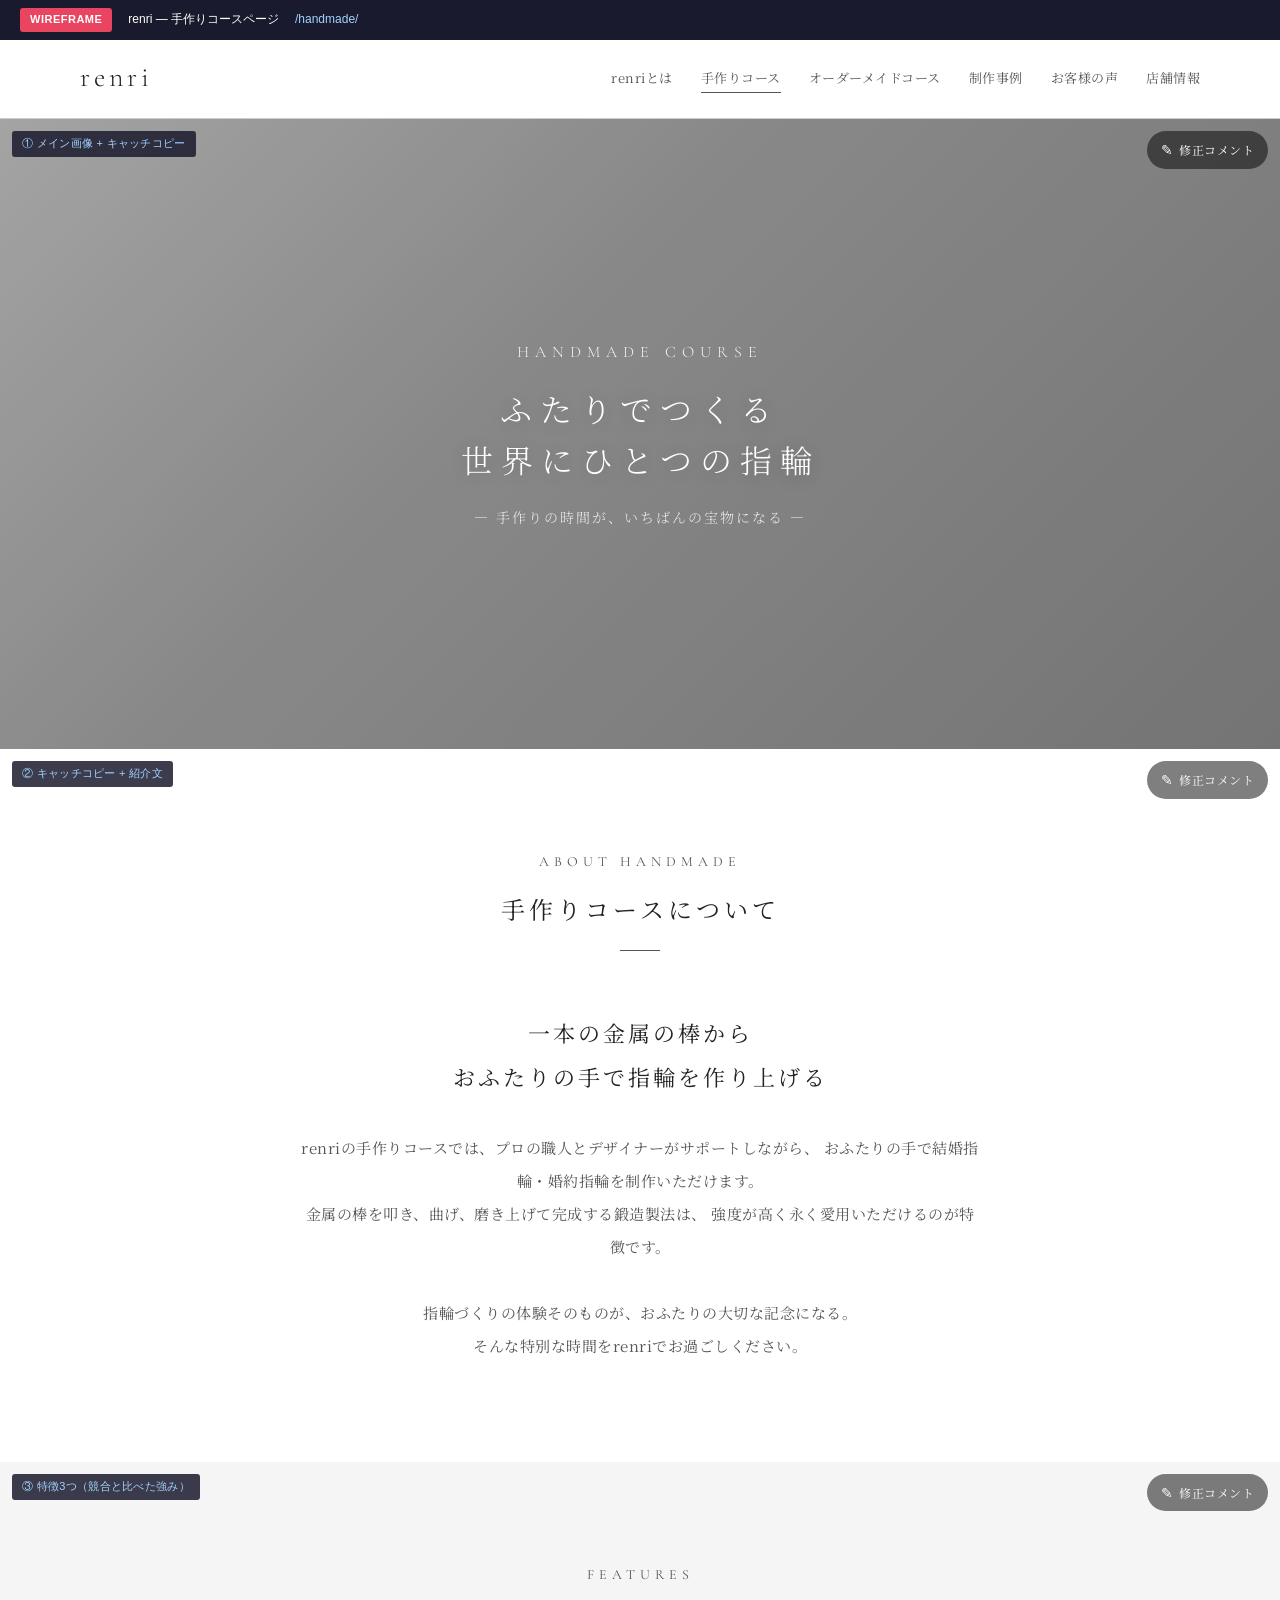
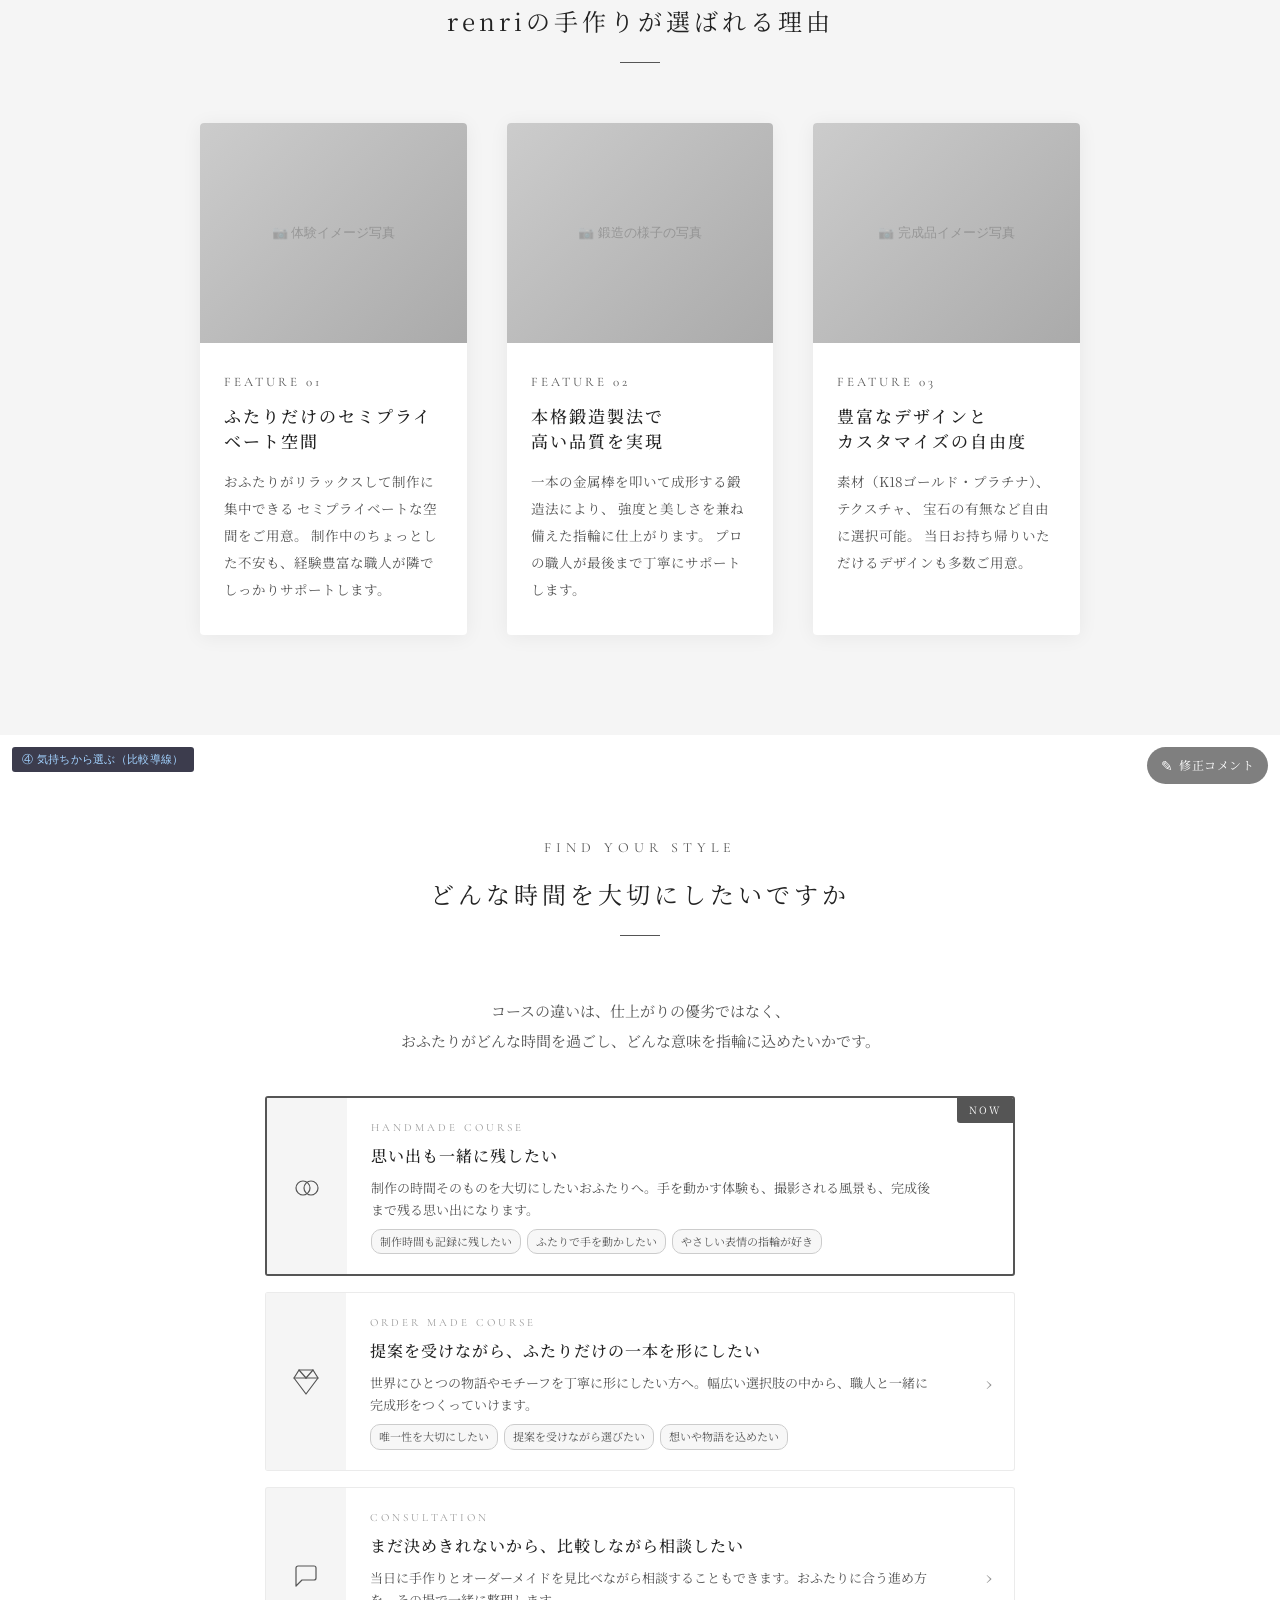
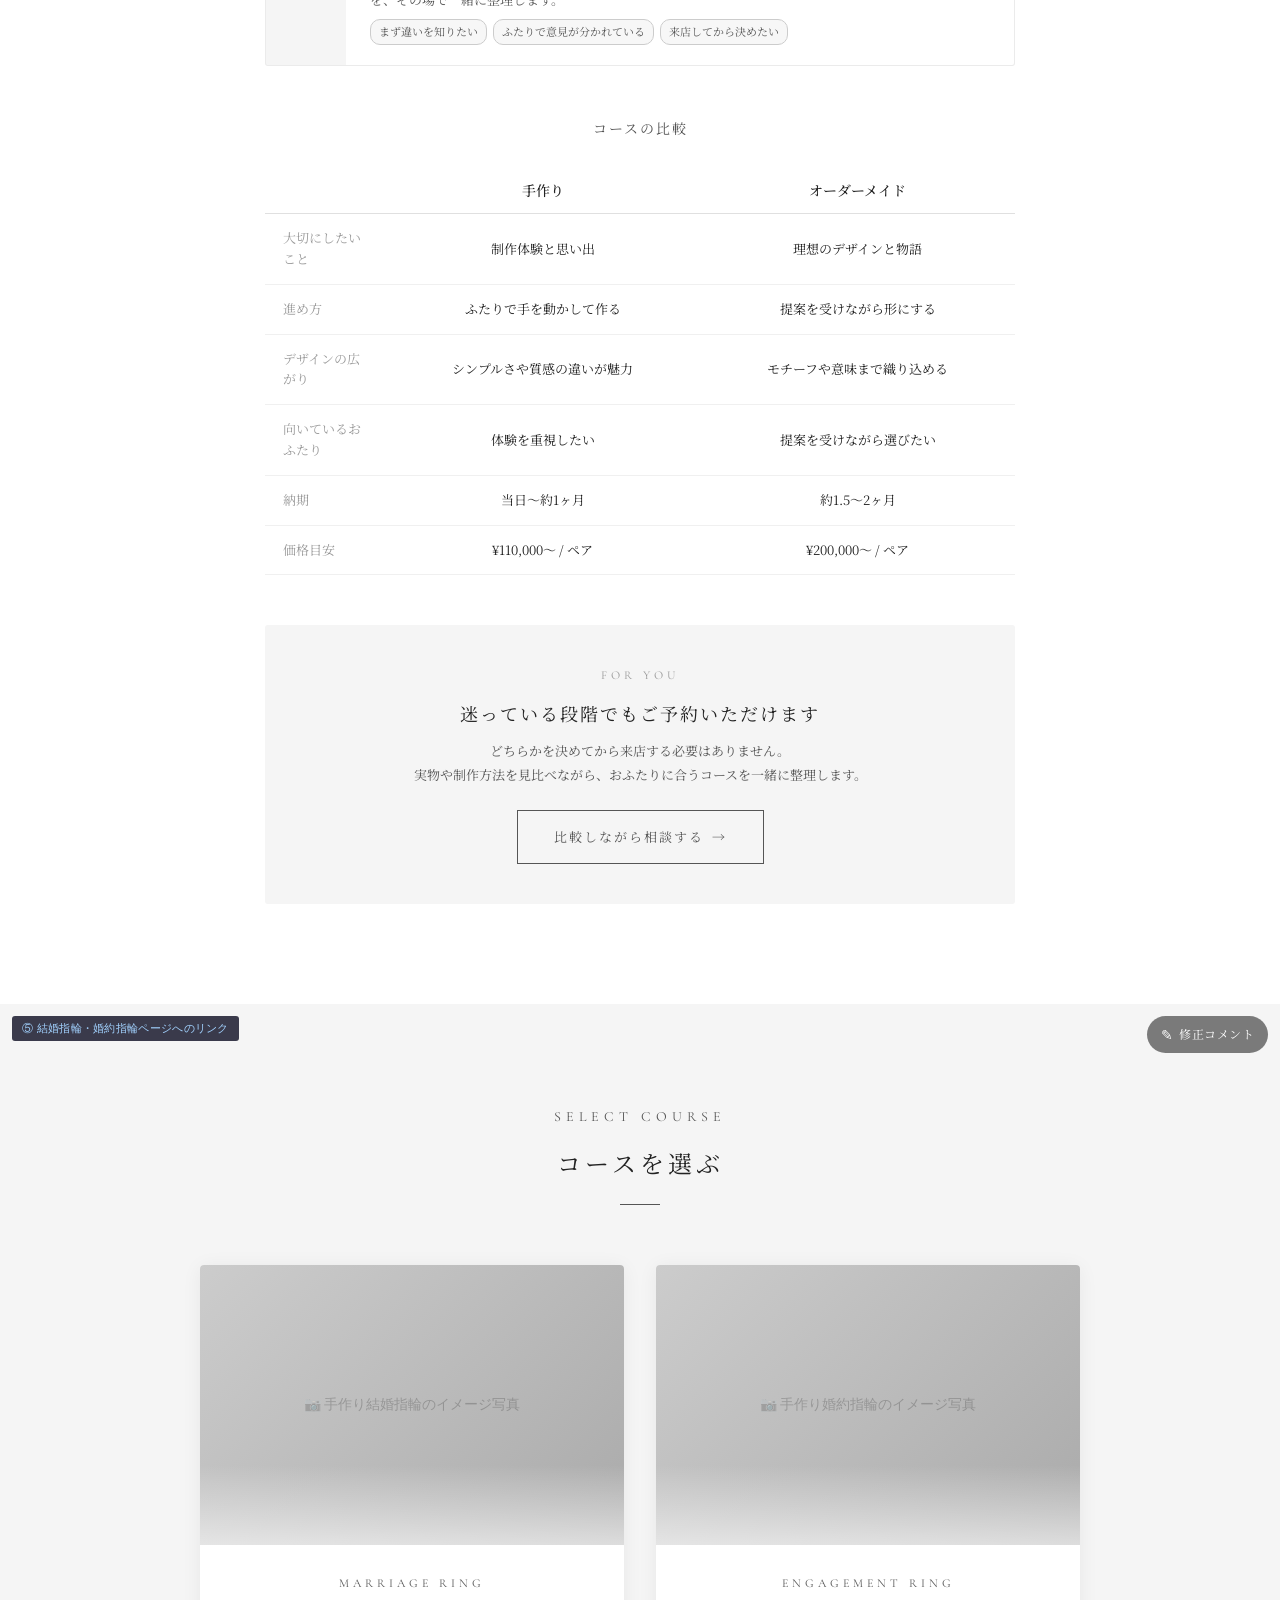
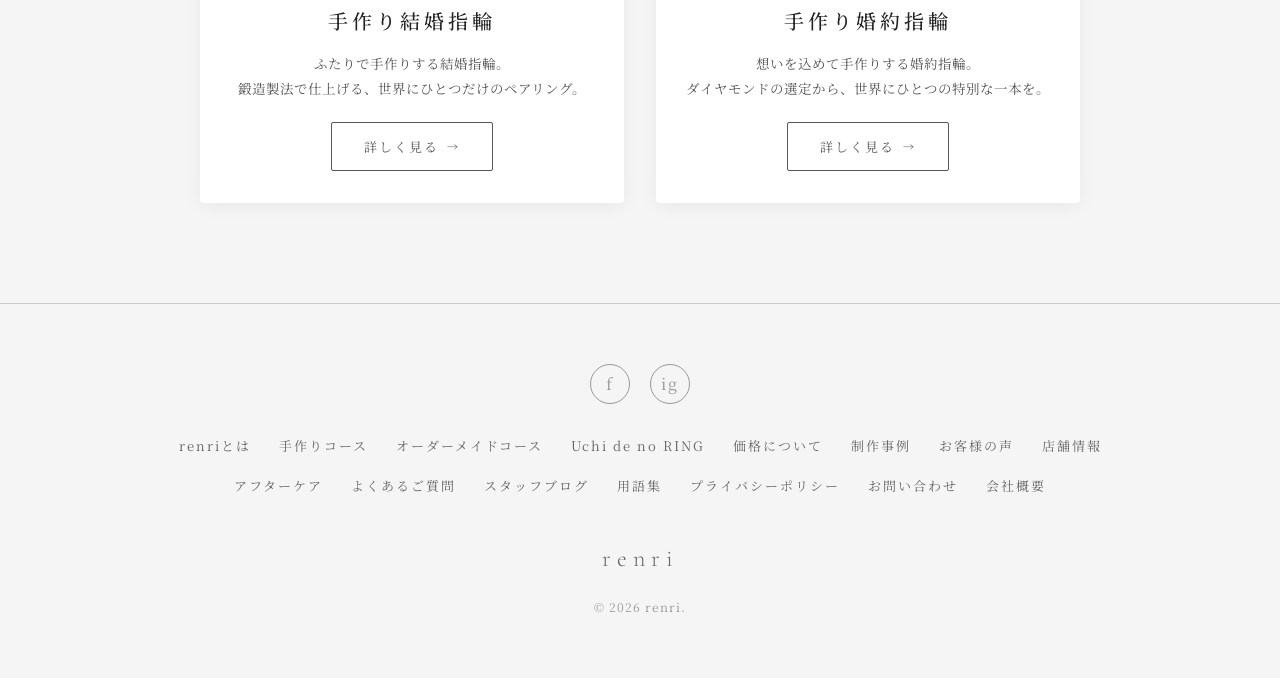
<file: wireframe_work/handmade_wireframe_v3.html>
<!DOCTYPE html>
<html lang="ja">
<head>
  <meta charset="UTF-8">
  <meta name="robots" content="noindex, nofollow">
  <meta name="viewport" content="width=device-width, initial-scale=1.0">
  <title>手作りコース | renri ワイヤーフレーム</title>
  <link rel="preconnect" href="https://fonts.googleapis.com">
  <link href="https://fonts.googleapis.com/css2?family=Noto+Serif+JP:wght@300;400;500;600;700&family=Cormorant+Garamond:ital,wght@0,300;0,400;0,500;0,600;1,300;1,400&display=swap" rel="stylesheet">
  <style>
    /* ============================================
       WIREFRAME STYLESHEET — renri 手作りコース
       ============================================ */

    :root {
      --gold: #555555;
      --gold-light: #777777;
      --gold-dark: #333333;
      --text-primary: #222222;
      --text-secondary: #555555;
      --text-light: #999999;
      --bg-white: #ffffff;
      --bg-cream: #f5f5f5;
      --bg-warm: #e8e8e8;
      --bg-dark: #222222;
      --border-light: #cccccc;
      --shadow-soft: 0 2px 20px rgba(0, 0, 0, 0.06);
      --shadow-card: 0 4px 30px rgba(0, 0, 0, 0.08);
      --serif-jp: 'Noto Serif JP', 'Yu Mincho', '游明朝', serif;
      --serif-en: 'Cormorant Garamond', serif;
      --transition: all 0.3s ease;
    }

    * {
      margin: 0;
      padding: 0;
      box-sizing: border-box;
    }

    html {
      scroll-behavior: smooth;
    }

    body {
      font-family: var(--serif-jp);
      color: var(--text-primary);
      background: var(--bg-white);
      line-height: 1.8;
      font-size: 15px;
      -webkit-font-smoothing: antialiased;
    }

    /* ============================================
       WIREFRAME ANNOTATION BAR
       ============================================ */
    .wireframe-bar {
      position: fixed;
      top: 0;
      left: 0;
      right: 0;
      z-index: 9999;
      background: #1a1a2e;
      color: #fff;
      padding: 8px 20px;
      font-family: sans-serif;
      font-size: 12px;
      display: flex;
      align-items: center;
      gap: 16px;
    }

    .wireframe-bar .badge {
      background: #e94560;
      color: #fff;
      padding: 2px 10px;
      border-radius: 3px;
      font-weight: 700;
      font-size: 11px;
      letter-spacing: 0.5px;
    }

    .wireframe-bar .page-path {
      color: #a2d2ff;
      font-weight: 500;
    }

    body {
      padding-top: 36px;
    }

    /* Section annotation labels */
    .section-label {
      position: absolute;
      top: 12px;
      left: 12px;
      background: rgba(26, 26, 46, 0.85);
      color: #a2d2ff;
      font-family: sans-serif;
      font-size: 11px;
      padding: 3px 10px;
      border-radius: 3px;
      z-index: 10;
      letter-spacing: 0.3px;
    }

    /* ============================================
       FEEDBACK BUTTON
       ============================================ */
    .feedback-btn {
      position: absolute;
      top: 12px;
      right: 12px;
      z-index: 50;
      display: inline-flex;
      align-items: center;
      gap: 6px;
      padding: 6px 14px;
      font-size: 12px;
      color: #fff;
      background: rgba(0,0,0,0.5);
      border: none;
      border-radius: 20px;
      cursor: pointer;
      text-decoration: none;
      transition: background 0.3s ease;
      letter-spacing: 0.5px;
    }
    .feedback-btn:hover {
      background: rgba(0,0,0,0.75);
    }
    .feedback-btn::before {
      content: "\270E";
      font-size: 14px;
    }

    /* ============================================
       HEADER
       ============================================ */
    .header {
      position: sticky;
      top: 36px;
      z-index: 100;
      background: rgba(255, 255, 255, 0.96);
      backdrop-filter: blur(10px);
      border-bottom: 1px solid var(--border-light);
    }

    .header-inner {
      max-width: 1200px;
      margin: 0 auto;
      padding: 16px 40px;
      display: flex;
      align-items: center;
      justify-content: space-between;
    }

    .logo {
      font-family: var(--serif-en);
      font-size: 28px;
      font-weight: 300;
      letter-spacing: 4px;
      color: var(--text-primary);
      text-decoration: none;
    }

    .nav {
      display: flex;
      gap: 28px;
      align-items: center;
    }

    .nav a {
      font-size: 13px;
      color: var(--text-secondary);
      text-decoration: none;
      letter-spacing: 0.5px;
      transition: var(--transition);
      position: relative;
    }

    .nav a:hover,
    .nav a.active {
      color: var(--gold);
    }

    .nav a.active::after {
      content: '';
      position: absolute;
      bottom: -4px;
      left: 0;
      right: 0;
      height: 1px;
      background: var(--gold);
    }

    /* ============================================
       HERO / MAIN VISUAL
       ============================================ */
    .hero {
      position: relative;
      height: 70vh;
      min-height: 500px;
      max-height: 700px;
      background: var(--bg-warm);
      overflow: hidden;
      display: flex;
      align-items: center;
      justify-content: center;
    }

    .hero-image-placeholder {
      position: absolute;
      inset: 0;
      background: linear-gradient(135deg, #c0c0c0 0%, #a0a0a0 40%, #888888 100%);
      display: flex;
      align-items: center;
      justify-content: center;
    }

    .hero-image-placeholder::after {
      content: '';
      position: absolute;
      inset: 0;
      background: rgba(0, 0, 0, 0.15);
    }

    .hero-placeholder-content {
      position: relative;
      z-index: 1;
      text-align: center;
      color: rgba(255, 255, 255, 0.5);
      font-family: sans-serif;
      font-size: 14px;
    }

    .hero-placeholder-content .icon {
      font-size: 48px;
      margin-bottom: 8px;
      opacity: 0.6;
    }

    .hero-copy {
      position: relative;
      z-index: 2;
      text-align: center;
      color: #fff;
    }

    .hero-copy .en-title {
      font-family: var(--serif-en);
      font-size: 16px;
      letter-spacing: 6px;
      font-weight: 300;
      margin-bottom: 16px;
      opacity: 0.9;
    }

    .hero-copy h1 {
      font-size: 32px;
      font-weight: 300;
      letter-spacing: 8px;
      line-height: 1.6;
      text-shadow: 0 2px 20px rgba(0, 0, 0, 0.2);
    }

    .hero-copy .sub {
      margin-top: 20px;
      font-size: 14px;
      font-weight: 300;
      letter-spacing: 2px;
      opacity: 0.85;
    }

    /* ============================================
       SECTION COMMON
       ============================================ */
    section {
      position: relative;
    }

    .section-inner {
      max-width: 960px;
      margin: 0 auto;
      padding: 100px 40px;
    }

    .section-header {
      text-align: center;
      margin-bottom: 60px;
    }

    .section-header .en {
      font-family: var(--serif-en);
      font-size: 14px;
      letter-spacing: 5px;
      color: var(--gold);
      font-weight: 400;
      margin-bottom: 12px;
    }

    .section-header h2 {
      font-size: 24px;
      font-weight: 400;
      letter-spacing: 4px;
      color: var(--text-primary);
    }

    .section-header .line {
      width: 40px;
      height: 1px;
      background: var(--gold);
      margin: 20px auto 0;
    }

    /* ============================================
       INTRODUCTION / 紹介文
       ============================================ */
    .intro {
      background: var(--bg-white);
    }

    .intro-text {
      text-align: center;
      max-width: 680px;
      margin: 0 auto;
    }

    .intro-text .catchcopy {
      font-size: 22px;
      font-weight: 400;
      letter-spacing: 3px;
      line-height: 2;
      color: var(--text-primary);
      margin-bottom: 32px;
    }

    .intro-text .description {
      font-size: 15px;
      line-height: 2.2;
      color: var(--text-secondary);
      letter-spacing: 0.5px;
    }

    /* ============================================
       FEATURES / 特徴3つ
       ============================================ */
    .features {
      background: var(--bg-cream);
    }

    .features-grid {
      display: grid;
      grid-template-columns: repeat(3, 1fr);
      gap: 40px;
    }

    .feature-card {
      background: var(--bg-white);
      border-radius: 4px;
      overflow: hidden;
      box-shadow: var(--shadow-soft);
      transition: var(--transition);
    }

    .feature-card:hover {
      box-shadow: var(--shadow-card);
      transform: translateY(-4px);
    }

    .feature-image {
      width: 100%;
      height: 220px;
      background: linear-gradient(135deg, #cccccc, #aaaaaa);
      display: flex;
      align-items: center;
      justify-content: center;
      color: rgba(0, 0, 0, 0.2);
      font-family: sans-serif;
      font-size: 13px;
    }

    .feature-body {
      padding: 28px 24px 32px;
    }

    .feature-number {
      font-family: var(--serif-en);
      font-size: 13px;
      color: var(--gold);
      letter-spacing: 3px;
      margin-bottom: 8px;
    }

    .feature-body h3 {
      font-size: 17px;
      font-weight: 500;
      letter-spacing: 2px;
      margin-bottom: 14px;
      line-height: 1.5;
      color: var(--text-primary);
    }

    .feature-body p {
      font-size: 13.5px;
      line-height: 2;
      color: var(--text-secondary);
    }

    /* ============================================
       COMPARISON TABLE / 比較表
       ============================================ */
    .comparison {
      background: var(--bg-white);
    }

    .comparison-table-wrap {
      max-width: 800px;
      margin: 0 auto;
    }

    .comparison-table {
      width: 100%;
      border-collapse: collapse;
      font-size: 14px;
    }

    .comparison-table thead th {
      padding: 20px 16px;
      text-align: center;
      font-weight: 500;
      letter-spacing: 2px;
      border-bottom: 2px solid var(--gold);
    }

    .comparison-table thead th:first-child {
      width: 25%;
      border-bottom-color: var(--border-light);
    }

    .comparison-table thead th.highlight {
      background: rgba(0, 0, 0, 0.04);
      color: var(--gold-dark);
      font-size: 15px;
    }

    .comparison-table thead th.alt {
      color: var(--text-secondary);
    }

    .comparison-table tbody td {
      padding: 18px 16px;
      text-align: center;
      border-bottom: 1px solid var(--border-light);
      line-height: 1.7;
      vertical-align: middle;
    }

    .comparison-table tbody td:first-child {
      text-align: left;
      font-weight: 500;
      color: var(--text-primary);
      letter-spacing: 1px;
      background: var(--bg-cream);
    }

    .comparison-table tbody td.highlight-col {
      background: rgba(0, 0, 0, 0.02);
    }

    .comparison-table tbody td .check {
      color: var(--gold);
      font-size: 18px;
    }

    .comparison-link {
      text-align: center;
      margin-top: 32px;
    }

    .comparison-link a {
      display: inline-flex;
      align-items: center;
      gap: 8px;
      font-size: 14px;
      color: var(--text-secondary);
      text-decoration: none;
      letter-spacing: 1px;
      transition: var(--transition);
      border-bottom: 1px solid var(--border-light);
      padding-bottom: 4px;
    }

    .comparison-link a:hover {
      color: var(--gold);
      border-bottom-color: var(--gold);
    }

    /* ============================================
       COURSE LINKS / 結婚・婚約指輪リンク
       ============================================ */
    .course-links {
      background: var(--bg-cream);
    }

    .course-cards {
      display: grid;
      grid-template-columns: repeat(2, 1fr);
      gap: 32px;
    }

    .course-card {
      position: relative;
      overflow: hidden;
      border-radius: 4px;
      background: var(--bg-white);
      box-shadow: var(--shadow-soft);
      transition: transform 0.4s ease, box-shadow 0.4s ease;
      text-decoration: none;
      color: inherit;
      display: block;
    }

    .course-card:hover {
      box-shadow: var(--shadow-card);
    }

    .course-card-image {
      width: 100%;
      height: 280px;
      background: linear-gradient(135deg, #cccccc, #aaaaaa);
      display: flex;
      align-items: center;
      justify-content: center;
      color: rgba(0, 0, 0, 0.2);
      font-family: sans-serif;
      font-size: 14px;
      position: relative;
    }

    .course-card-image::after {
      content: '';
      position: absolute;
      bottom: 0;
      left: 0;
      right: 0;
      height: 80px;
      background: linear-gradient(to top, rgba(255,255,255,0.6), transparent);
    }

    .course-card-body {
      padding: 28px 28px 32px;
      text-align: center;
    }

    .course-card-body .en-label {
      font-family: var(--serif-en);
      font-size: 12px;
      letter-spacing: 4px;
      color: var(--gold);
      margin-bottom: 8px;
    }

    .course-card-body h3 {
      font-size: 20px;
      font-weight: 500;
      letter-spacing: 4px;
      margin-bottom: 12px;
    }

    .course-card-body p {
      font-size: 13.5px;
      color: var(--text-secondary);
      line-height: 1.9;
      margin-bottom: 20px;
    }

    .course-card-body .btn-detail {
      display: inline-flex;
      align-items: center;
      gap: 8px;
      padding: 12px 32px;
      border: 1px solid var(--gold);
      color: var(--gold);
      font-size: 13px;
      letter-spacing: 2px;
      text-decoration: none;
      transition: var(--transition);
      border-radius: 2px;
    }

    .course-card-body .btn-detail:hover {
      background: var(--gold);
      color: #fff;
    }

    .course-card-body .btn-detail .arrow {
      font-size: 11px;
      transition: var(--transition);
    }

    .course-card-body .btn-detail:hover .arrow {
      transform: translateX(4px);
    }

    /* ============================================
       CTA SECTION
       ============================================ */
    .cta {
      background: var(--bg-dark);
      color: #fff;
    }

    .cta .section-inner {
      text-align: center;
      padding: 80px 40px;
    }

    .cta h2 {
      font-size: 22px;
      font-weight: 300;
      letter-spacing: 4px;
      margin-bottom: 16px;
    }

    .cta p {
      font-size: 14px;
      color: rgba(255, 255, 255, 0.65);
      margin-bottom: 32px;
      letter-spacing: 1px;
    }

    .cta-buttons {
      display: flex;
      gap: 16px;
      justify-content: center;
    }

    .btn-primary {
      padding: 16px 40px;
      background: var(--gold);
      color: #fff;
      border: none;
      font-family: var(--serif-jp);
      font-size: 14px;
      letter-spacing: 3px;
      cursor: pointer;
      transition: var(--transition);
      text-decoration: none;
      border-radius: 2px;
    }

    .btn-primary:hover {
      background: var(--gold-light);
    }

    .btn-secondary {
      padding: 16px 40px;
      background: transparent;
      color: #fff;
      border: 1px solid rgba(255, 255, 255, 0.35);
      font-family: var(--serif-jp);
      font-size: 14px;
      letter-spacing: 3px;
      cursor: pointer;
      transition: var(--transition);
      text-decoration: none;
      border-radius: 2px;
    }

    .btn-secondary:hover {
      border-color: rgba(255, 255, 255, 0.7);
      background: rgba(255, 255, 255, 0.08);
    }

    /* ============================================
       FOOTER
       ============================================ */
    .footer {
      background: #1a1a1a;
      color: rgba(255, 255, 255, 0.5);
      padding: 40px;
      text-align: center;
      font-size: 12px;
      letter-spacing: 2px;
    }

    .footer .logo-footer {
      font-family: var(--serif-en);
      font-size: 20px;
      color: rgba(255, 255, 255, 0.7);
      letter-spacing: 4px;
      font-weight: 300;
      margin-bottom: 12px;
    }

    /* ============================================
       ANIMATIONS
       ============================================ */

    /* ヒーローコピー：ページロード時にフェードイン */
    @keyframes heroFadeIn {
      from { opacity: 0; transform: translateY(16px); }
      to   { opacity: 1; transform: translateY(0); }
    }

    .hero-copy {
      animation: heroFadeIn 1s ease-out 0.4s both;
    }

    /* スクロール連動フェードイン */
    .fade-in {
      opacity: 0;
      transform: translateY(20px);
      transition: opacity 0.7s ease-out, transform 0.7s ease-out;
    }

    .fade-in.is-visible {
      opacity: 1;
      transform: translateY(0);
    }

    /* グリッド要素の時差表示 */
    .fade-in-d1 { transition-delay: 0.25s; }
    .fade-in-d2 { transition-delay: 0.5s; }

    /* アニメーション軽減設定を尊重 */
    @media (prefers-reduced-motion: reduce) {
      .hero-copy { animation: none; }
      .fade-in   { opacity: 1; transform: none; transition: none; }
    }

    /* ============================================
       RESPONSIVE
       ============================================ */
    @media (max-width: 768px) {
      .header-inner {
        padding: 12px 20px;
      }

      .nav {
        gap: 14px;
        font-size: 11px;
      }

      .hero {
        height: 50vh;
        min-height: 350px;
      }

      .hero-copy h1 {
        font-size: 22px;
        letter-spacing: 4px;
      }

      .section-inner {
        padding: 60px 20px;
      }

      .intro-text .catchcopy {
        font-size: 18px;
      }

      .features-grid {
        grid-template-columns: 1fr;
        gap: 24px;
      }

      .course-cards {
        grid-template-columns: 1fr;
        gap: 24px;
      }

      .cta-buttons {
        flex-direction: column;
        align-items: center;
      }

      .comparison-table {
        font-size: 12px;
      }
    }

  /* ===================== */
  /* V2: FIND YOUR STYLE   */
  /* ===================== */
  .new-comparison { max-width: 750px; margin: 0 auto; }

  .situation-intro {
    text-align: center;
    font-size: 15px;
    color: var(--text-secondary);
    margin-bottom: 40px;
    line-height: 2;
  }

  .situation-cards {
    display: flex;
    flex-direction: column;
    gap: 16px;
    margin-bottom: 50px;
  }

  .situation-card {
    display: flex;
    align-items: stretch;
    border: 1px solid rgba(0,0,0,0.08);
    border-radius: 3px;
    overflow: hidden;
    text-decoration: none;
    color: inherit;
    transition: var(--transition);
    background: var(--bg-white);
  }
  .situation-card:hover {
    box-shadow: var(--shadow-card);
    border-color: rgba(0,0,0,0.15);
  }
  .situation-card.is-current {
    border: 2px solid var(--gold);
    pointer-events: none;
    position: relative;
  }

  .situation-icon {
    width: 80px;
    min-height: 80px;
    display: flex;
    align-items: center;
    justify-content: center;
    flex-shrink: 0;
    background: var(--bg-cream);
  }
  .situation-icon svg {
    width: 32px;
    height: 32px;
    stroke: var(--text-secondary);
    stroke-width: 1.2;
    fill: none;
    stroke-linecap: round;
    stroke-linejoin: round;
  }
  .situation-card.consult .situation-icon { background: rgba(0,0,0,0.04); }

  .situation-body {
    flex: 1;
    padding: 20px 24px;
    display: flex;
    flex-direction: column;
    justify-content: center;
  }

  .situation-label {
    font-family: var(--serif-en);
    font-size: 11px;
    letter-spacing: 3px;
    color: var(--text-light);
    margin-bottom: 4px;
  }

  .situation-title {
    font-size: 16px;
    font-weight: 500;
    letter-spacing: 1px;
    margin-bottom: 6px;
    color: var(--text-primary);
  }

  .situation-desc {
    font-size: 13px;
    color: var(--text-secondary);
    line-height: 1.7;
  }

  .situation-arrow {
    width: 50px;
    display: flex;
    align-items: center;
    justify-content: center;
    color: var(--text-light);
    font-size: 18px;
    flex-shrink: 0;
    transition: var(--transition);
  }
  .situation-card:hover .situation-arrow { color: var(--text-primary); }

  .persona-tags {
    display: flex; flex-wrap: wrap; gap: 6px; margin-top: 8px;
  }
  .persona-tag {
    font-size: 11px; background: rgba(0,0,0,0.03);
    padding: 2px 8px; border-radius: 10px;
    color: var(--text-secondary); border: 1px solid var(--border-light);
  }

  .situation-current-badge {
    position: absolute;
    top: -1px;
    right: -1px;
    background: var(--gold);
    color: #fff;
    font-size: 10px;
    letter-spacing: 2px;
    padding: 4px 12px;
    border-radius: 0 3px 0 3px;
  }

  .compact-comparison {
    margin-bottom: 50px;
  }
  .compact-comparison h3 {
    font-size: 14px;
    font-weight: 400;
    letter-spacing: 2px;
    color: var(--text-secondary);
    text-align: center;
    margin-bottom: 24px;
  }
  .compact-table {
    width: 100%;
    border-collapse: collapse;
    font-size: 13px;
  }
  .compact-table th,
  .compact-table td {
    padding: 14px 18px;
    text-align: center;
    border-bottom: 1px solid rgba(0,0,0,0.06);
    line-height: 1.6;
  }
  .compact-table thead th {
    font-weight: 500;
    font-size: 14px;
    padding-bottom: 12px;
    border-bottom: 1px solid rgba(0,0,0,0.12);
  }
  .compact-table th:first-child { text-align: left; color: var(--text-light); font-weight: 400; width: 120px; }
  .compact-table td:first-child { text-align: left; color: var(--text-light); }

  .consult-cta {
    text-align: center;
    padding: 40px 30px;
    background: var(--bg-cream);
    border-radius: 3px;
  }
  .consult-cta .cta-label {
    font-family: var(--serif-en);
    font-size: 12px;
    letter-spacing: 4px;
    color: var(--text-light);
    margin-bottom: 10px;
  }
  .consult-cta .cta-title {
    font-size: 18px;
    font-weight: 400;
    letter-spacing: 2px;
    margin-bottom: 10px;
  }
  .consult-cta .cta-desc {
    font-size: 13px;
    color: var(--text-secondary);
    margin-bottom: 24px;
    line-height: 1.8;
  }
  .consult-cta .btn {
    display: inline-flex;
    align-items: center;
    gap: 8px;
    padding: 14px 36px;
    border: 1px solid var(--gold);
    color: var(--gold);
    font-size: 13px;
    letter-spacing: 2px;
    text-decoration: none;
    font-family: var(--serif-jp);
    transition: var(--transition);
    background: transparent;
  }
  .consult-cta .btn:hover {
    background: var(--gold);
    color: #fff;
  }

  @media (max-width: 600px) {
    .situation-icon { width: 60px; font-size: 22px; }
    .situation-body { padding: 16px; }
    .situation-title { font-size: 14px; }
    .situation-arrow { width: 36px; }
  }

  </style>
</head>
<body>

  <!-- ワイヤーフレームバー -->
  <div class="wireframe-bar">
    <span class="badge">WIREFRAME</span>
    <span>renri — 手作りコースページ</span>
    <span class="page-path">/handmade/</span>
  </div>

  <!-- ============================================
       HEADER
       ============================================ -->
  <header class="header">
    <div class="header-inner">
      <a href="/" class="logo">renri</a>
      <nav class="nav">
        <a href="#">renriとは</a>
        <a href="/handmade/" class="active">手作りコース</a>
        <a href="/ordermade/">オーダーメイドコース</a>
        <a href="#">制作事例</a>
        <a href="#">お客様の声</a>
        <a href="#">店舗情報</a>
      </nav>
    </div>
  </header>

  <!-- ============================================
       SECTION 1: HERO / メイン画像
       ============================================ -->
  <section class="hero" id="hero" style="position:relative;">
    <span class="section-label">① メイン画像 + キャッチコピー</span>
    <a class="feedback-btn" href="https://docs.google.com/forms/d/e/1FAIpQLSdng4duvxeCLjISMwoLjmrbeZHqcrqMwZlL4x6c9Ne3mf_7eg/viewform?entry.376704624=手作りコースTOP&entry.1525828345=①メイン画像+キャッチコピー" target="_blank">修正コメント</a>
    <div class="hero-image-placeholder">
    </div>
    <div class="hero-copy">
      <div class="en-title">HANDMADE COURSE</div>
      <h1>ふたりでつくる<br>世界にひとつの指輪</h1>
      <div class="sub">— 手作りの時間が、いちばんの宝物になる —</div>
    </div>
  </section>

  <!-- ============================================
       SECTION 2: INTRODUCTION / 紹介文
       ============================================ -->
  <section class="intro" id="intro" style="position:relative;">
    <span class="section-label">② キャッチコピー + 紹介文</span>
    <a class="feedback-btn" href="https://docs.google.com/forms/d/e/1FAIpQLSdng4duvxeCLjISMwoLjmrbeZHqcrqMwZlL4x6c9Ne3mf_7eg/viewform?entry.376704624=手作りコースTOP&entry.1525828345=②キャッチコピー+紹介文" target="_blank">修正コメント</a>
    <div class="section-inner">
      <div class="section-header fade-in">
        <div class="en">ABOUT HANDMADE</div>
        <h2>手作りコースについて</h2>
        <div class="line"></div>
      </div>
      <div class="intro-text fade-in fade-in-d1">
        <p class="catchcopy">
          一本の金属の棒から<br>おふたりの手で指輪を作り上げる
        </p>
        <p class="description">
          renriの手作りコースでは、プロの職人とデザイナーがサポートしながら、
          おふたりの手で結婚指輪・婚約指輪を制作いただけます。<br>
          金属の棒を叩き、曲げ、磨き上げて完成する鍛造製法は、
          強度が高く永く愛用いただけるのが特徴です。<br><br>
          指輪づくりの体験そのものが、おふたりの大切な記念になる。<br>
          そんな特別な時間をrenriでお過ごしください。
        </p>
      </div>
    </div>
  </section>

  <!-- ============================================
       SECTION 3: FEATURES / 特徴3つ
       ============================================ -->
  <section class="features" id="features" style="position:relative;">
    <span class="section-label">③ 特徴3つ（競合と比べた強み）</span>
    <a class="feedback-btn" href="https://docs.google.com/forms/d/e/1FAIpQLSdng4duvxeCLjISMwoLjmrbeZHqcrqMwZlL4x6c9Ne3mf_7eg/viewform?entry.376704624=手作りコースTOP&entry.1525828345=③特徴3つ" target="_blank">修正コメント</a>
    <div class="section-inner">
      <div class="section-header fade-in">
        <div class="en">FEATURES</div>
        <h2>renriの手作りが選ばれる理由</h2>
        <div class="line"></div>
      </div>
      <div class="features-grid">

        <!-- 特徴 1 -->
        <div class="feature-card fade-in">
          <div class="feature-image">📷 体験イメージ写真</div>
          <div class="feature-body">
            <div class="feature-number">FEATURE 01</div>
            <h3>ふたりだけのセミプライベート空間</h3>
            <p>
              おふたりがリラックスして制作に集中できる
              セミプライベートな空間をご用意。
              制作中のちょっとした不安も、経験豊富な職人が隣でしっかりサポートします。
            </p>
          </div>
        </div>

        <!-- 特徴 2 -->
        <div class="feature-card fade-in fade-in-d1">
          <div class="feature-image">📷 鍛造の様子の写真</div>
          <div class="feature-body">
            <div class="feature-number">FEATURE 02</div>
            <h3>本格鍛造製法で<br>高い品質を実現</h3>
            <p>
              一本の金属棒を叩いて成形する鍛造法により、
              強度と美しさを兼ね備えた指輪に仕上がります。
              プロの職人が最後まで丁寧にサポートします。
            </p>
          </div>
        </div>

        <!-- 特徴 3 -->
        <div class="feature-card fade-in fade-in-d2">
          <div class="feature-image">📷 完成品イメージ写真</div>
          <div class="feature-body">
            <div class="feature-number">FEATURE 03</div>
            <h3>豊富なデザインと<br>カスタマイズの自由度</h3>
            <p>
              素材（K18ゴールド・プラチナ）、テクスチャ、
              宝石の有無など自由に選択可能。
              当日お持ち帰りいただけるデザインも多数ご用意。
            </p>
          </div>
        </div>

      </div>
    </div>
  </section>

  <!-- ============================================
       SECTION 4: FIND YOUR STYLE / あなたに合う指輪づくりは？
       ============================================ -->
  <section class="comparison" id="comparison" style="position:relative;">
    <span class="section-label">④ 気持ちから選ぶ（比較導線）</span>
    <a class="feedback-btn" href="https://docs.google.com/forms/d/e/1FAIpQLSdng4duvxeCLjISMwoLjmrbeZHqcrqMwZlL4x6c9Ne3mf_7eg/viewform?entry.376704624=手作りコースTOP&entry.1525828345=④比較表" target="_blank">修正コメント</a>
    <div class="section-inner">
      <div class="section-header fade-in">
        <div class="en">FIND YOUR STYLE</div>
        <h2>どんな時間を大切にしたいですか</h2>
        <div class="line"></div>
      </div>

      <div class="new-comparison fade-in fade-in-d1">

        <p class="situation-intro">
          コースの違いは、仕上がりの優劣ではなく、<br>
          おふたりがどんな時間を過ごし、どんな意味を指輪に込めたいかです。
        </p>

        <div class="situation-cards">

          <div class="situation-card handmade is-current">
            <div class="situation-current-badge">NOW</div>
            <div class="situation-icon"><svg viewBox="0 0 32 32"><circle cx="12" cy="18" r="7"/><circle cx="20" cy="18" r="7"/></svg></div>
            <div class="situation-body">
              <div class="situation-label">HANDMADE COURSE</div>
              <div class="situation-title">思い出も一緒に残したい</div>
              <div class="situation-desc">制作の時間そのものを大切にしたいおふたりへ。手を動かす体験も、撮影される風景も、完成後まで残る思い出になります。</div>
              <div class="persona-tags">
                <span class="persona-tag">制作時間も記録に残したい</span>
                <span class="persona-tag">ふたりで手を動かしたい</span>
                <span class="persona-tag">やさしい表情の指輪が好き</span>
              </div>
            </div>
            <div class="situation-arrow"></div>
          </div>

          <a href="/ordermade/" class="situation-card ordermade">
            <div class="situation-icon"><svg viewBox="0 0 32 32"><path d="M16 28 L4 12 L9 4 L23 4 L28 12 Z"/><polyline points="4,12 16,12 28,12"/><line x1="9" y1="4" x2="16" y2="12"/><line x1="23" y1="4" x2="16" y2="12"/></svg></div>
            <div class="situation-body">
              <div class="situation-label">ORDER MADE COURSE</div>
              <div class="situation-title">提案を受けながら、ふたりだけの一本を形にしたい</div>
              <div class="situation-desc">世界にひとつの物語やモチーフを丁寧に形にしたい方へ。幅広い選択肢の中から、職人と一緒に完成形をつくっていけます。</div>
              <div class="persona-tags">
                <span class="persona-tag">唯一性を大切にしたい</span>
                <span class="persona-tag">提案を受けながら選びたい</span>
                <span class="persona-tag">想いや物語を込めたい</span>
              </div>
            </div>
            <div class="situation-arrow">&rsaquo;</div>
          </a>

      <a href="/reservation/" class="situation-card consult">
        <div class="situation-icon"><svg viewBox="0 0 32 32"><path d="M6 22 L6 8 C6 6.9 6.9 6 8 6 L24 6 C25.1 6 26 6.9 26 8 L26 18 C26 19.1 25.1 20 24 20 L12 20 L6 26 Z"/></svg></div>
        <div class="situation-body">
          <div class="situation-label">CONSULTATION</div>
          <div class="situation-title">まだ決めきれないから、比較しながら相談したい</div>
          <div class="situation-desc">当日に手作りとオーダーメイドを見比べながら相談することもできます。おふたりに合う進め方を、その場で一緒に整理します。</div>
          <div class="persona-tags">
            <span class="persona-tag">まず違いを知りたい</span>
            <span class="persona-tag">ふたりで意見が分かれている</span>
            <span class="persona-tag">来店してから決めたい</span>
          </div>
        </div>
        <div class="situation-arrow">&rsaquo;</div>
      </a>

    </div>

    <!-- Compact spec comparison -->
    <div class="compact-comparison">
      <h3>コースの比較</h3>
      <table class="compact-table">
        <thead>
          <tr>
            <th></th>
            <th>手作り</th>
            <th>オーダーメイド</th>
          </tr>
        </thead>
        <tbody>
          <tr>
            <td>大切にしたいこと</td>
            <td>制作体験と思い出</td>
            <td>理想のデザインと物語</td>
          </tr>
          <tr>
            <td>進め方</td>
            <td>ふたりで手を動かして作る</td>
            <td>提案を受けながら形にする</td>
          </tr>
          <tr>
            <td>デザインの広がり</td>
            <td>シンプルさや質感の違いが魅力</td>
            <td>モチーフや意味まで織り込める</td>
          </tr>
          <tr>
            <td>向いているおふたり</td>
            <td>体験を重視したい</td>
            <td>提案を受けながら選びたい</td>
          </tr>
          <tr>
            <td>納期</td>
            <td>当日〜約1ヶ月</td>
            <td>約1.5〜2ヶ月</td>
          </tr>
          <tr>
            <td>価格目安</td>
            <td>&yen;110,000〜 / ペア</td>
            <td>&yen;200,000〜 / ペア</td>
          </tr>
        </tbody>
      </table>
    </div>

    <!-- Undecided user CTA -->
    <div class="consult-cta">
      <div class="cta-label">FOR YOU</div>
      <div class="cta-title">迷っている段階でもご予約いただけます</div>
      <div class="cta-desc">
        どちらかを決めてから来店する必要はありません。<br>
        実物や制作方法を見比べながら、おふたりに合うコースを一緒に整理します。
      </div>
      <a href="/reservation/" class="btn">
        比較しながら相談する
        <span>&rarr;</span>
      </a>
    </div>

  </div>
    </div>
  </section>



  <!-- ============================================
       SECTION 5: COURSE LINKS / 結婚・婚約指輪ページへのリンク
       ============================================ -->
  <section class="course-links" id="course-links" style="position:relative;">
    <span class="section-label">⑤ 結婚指輪・婚約指輪ページへのリンク</span>
    <a class="feedback-btn" href="https://docs.google.com/forms/d/e/1FAIpQLSdng4duvxeCLjISMwoLjmrbeZHqcrqMwZlL4x6c9Ne3mf_7eg/viewform?entry.376704624=手作りコースTOP&entry.1525828345=⑤結婚指輪・婚約指輪リンク" target="_blank">修正コメント</a>
    <div class="section-inner">
      <div class="section-header fade-in">
        <div class="en">SELECT COURSE</div>
        <h2>コースを選ぶ</h2>
        <div class="line"></div>
      </div>
      <div class="course-cards">

        <!-- 手作り結婚指輪 -->
        <a href="/marriage/" class="course-card fade-in">
          <div class="course-card-image">
            📷 手作り結婚指輪のイメージ写真
          </div>
          <div class="course-card-body">
            <div class="en-label">MARRIAGE RING</div>
            <h3>手作り結婚指輪</h3>
            <p>
              ふたりで手作りする結婚指輪。<br>
              鍛造製法で仕上げる、世界にひとつだけのペアリング。
            </p>
            <span class="btn-detail">
              詳しく見る
              <span class="arrow">→</span>
            </span>
          </div>
        </a>

        <!-- 手作り婚約指輪 -->
        <a href="/engagement/" class="course-card fade-in fade-in-d2">
          <div class="course-card-image">
            📷 手作り婚約指輪のイメージ写真
          </div>
          <div class="course-card-body">
            <div class="en-label">ENGAGEMENT RING</div>
            <h3>手作り婚約指輪</h3>
            <p>
              想いを込めて手作りする婚約指輪。<br>
              ダイヤモンドの選定から、世界にひとつの特別な一本を。
            </p>
            <span class="btn-detail">
              詳しく見る
              <span class="arrow">→</span>
            </span>
          </div>
        </a>

      </div>
    </div>
  </section>

  <!-- ============================================
       FOOTER（変更なし）
       ============================================ -->
  <footer class="footer" style="padding: 60px 40px; text-align: center; background: #f5f5f5; border-top: 1px solid #cccccc; color: #666;">
    <div style="display: flex; justify-content: center; gap: 20px; margin-bottom: 30px;">
      <a href="#" style="width: 40px; height: 40px; border: 1px solid #999; border-radius: 50%; display: flex; align-items: center; justify-content: center; text-decoration: none; color: #999; font-size: 16px;">f</a>
      <a href="#" style="width: 40px; height: 40px; border: 1px solid #999; border-radius: 50%; display: flex; align-items: center; justify-content: center; text-decoration: none; color: #999; font-size: 16px;">ig</a>
    </div>
    <div style="display: flex; flex-wrap: wrap; justify-content: center; gap: 12px 28px; margin-bottom: 16px; font-size: 13px;">
      <a href="#" style="color: #666; text-decoration: none;">renriとは</a>
      <a href="#" style="color: #666; text-decoration: none;">手作りコース</a>
      <a href="#" style="color: #666; text-decoration: none;">オーダーメイドコース</a>
      <a href="#" style="color: #666; text-decoration: none;">Uchi de no RING</a>
      <a href="#" style="color: #666; text-decoration: none;">価格について</a>
      <a href="#" style="color: #666; text-decoration: none;">制作事例</a>
      <a href="#" style="color: #666; text-decoration: none;">お客様の声</a>
      <a href="#" style="color: #666; text-decoration: none;">店舗情報</a>
    </div>
    <div style="display: flex; flex-wrap: wrap; justify-content: center; gap: 12px 28px; margin-bottom: 40px; font-size: 13px;">
      <a href="#" style="color: #666; text-decoration: none;">アフターケア</a>
      <a href="#" style="color: #666; text-decoration: none;">よくあるご質問</a>
      <a href="#" style="color: #666; text-decoration: none;">スタッフブログ</a>
      <a href="#" style="color: #666; text-decoration: none;">用語集</a>
      <a href="#" style="color: #666; text-decoration: none;">プライバシーポリシー</a>
      <a href="#" style="color: #666; text-decoration: none;">お問い合わせ</a>
      <a href="#" style="color: #666; text-decoration: none;">会社概要</a>
    </div>
    <div style="margin-bottom: 16px; font-size: 24px; letter-spacing: 6px; font-family: 'Cormorant Garamond', serif; font-weight: 300;">renri</div>
    <p style="font-size: 12px; letter-spacing: 1px; color: #999;">&copy; 2026 renri.</p>
  </footer>

  <script>
    const observer = new IntersectionObserver((entries) => {
      entries.forEach(entry => {
        if (entry.isIntersecting) {
          entry.target.classList.add('is-visible');
          observer.unobserve(entry.target);
        }
      });
    }, { threshold: 0.12 });

    document.querySelectorAll('.fade-in').forEach(el => observer.observe(el));
  </script>

</body>
</html>
</file>
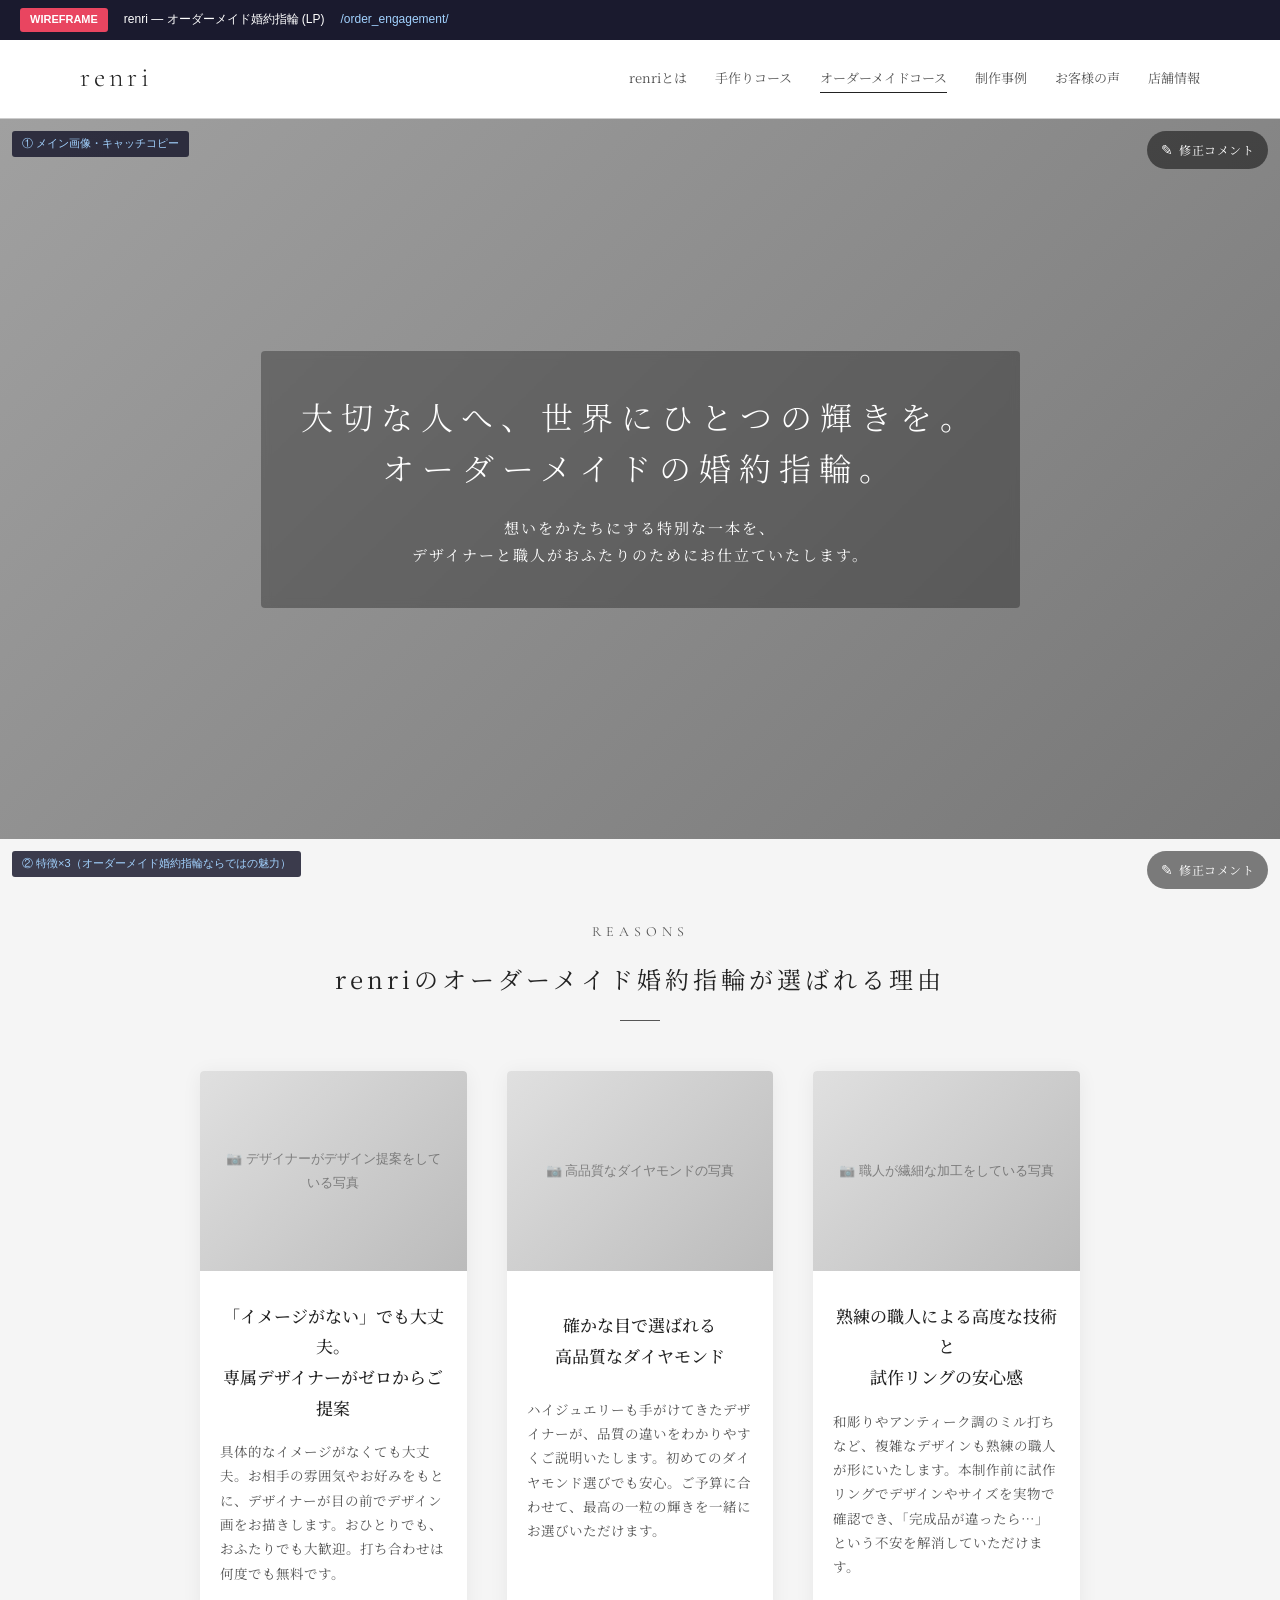
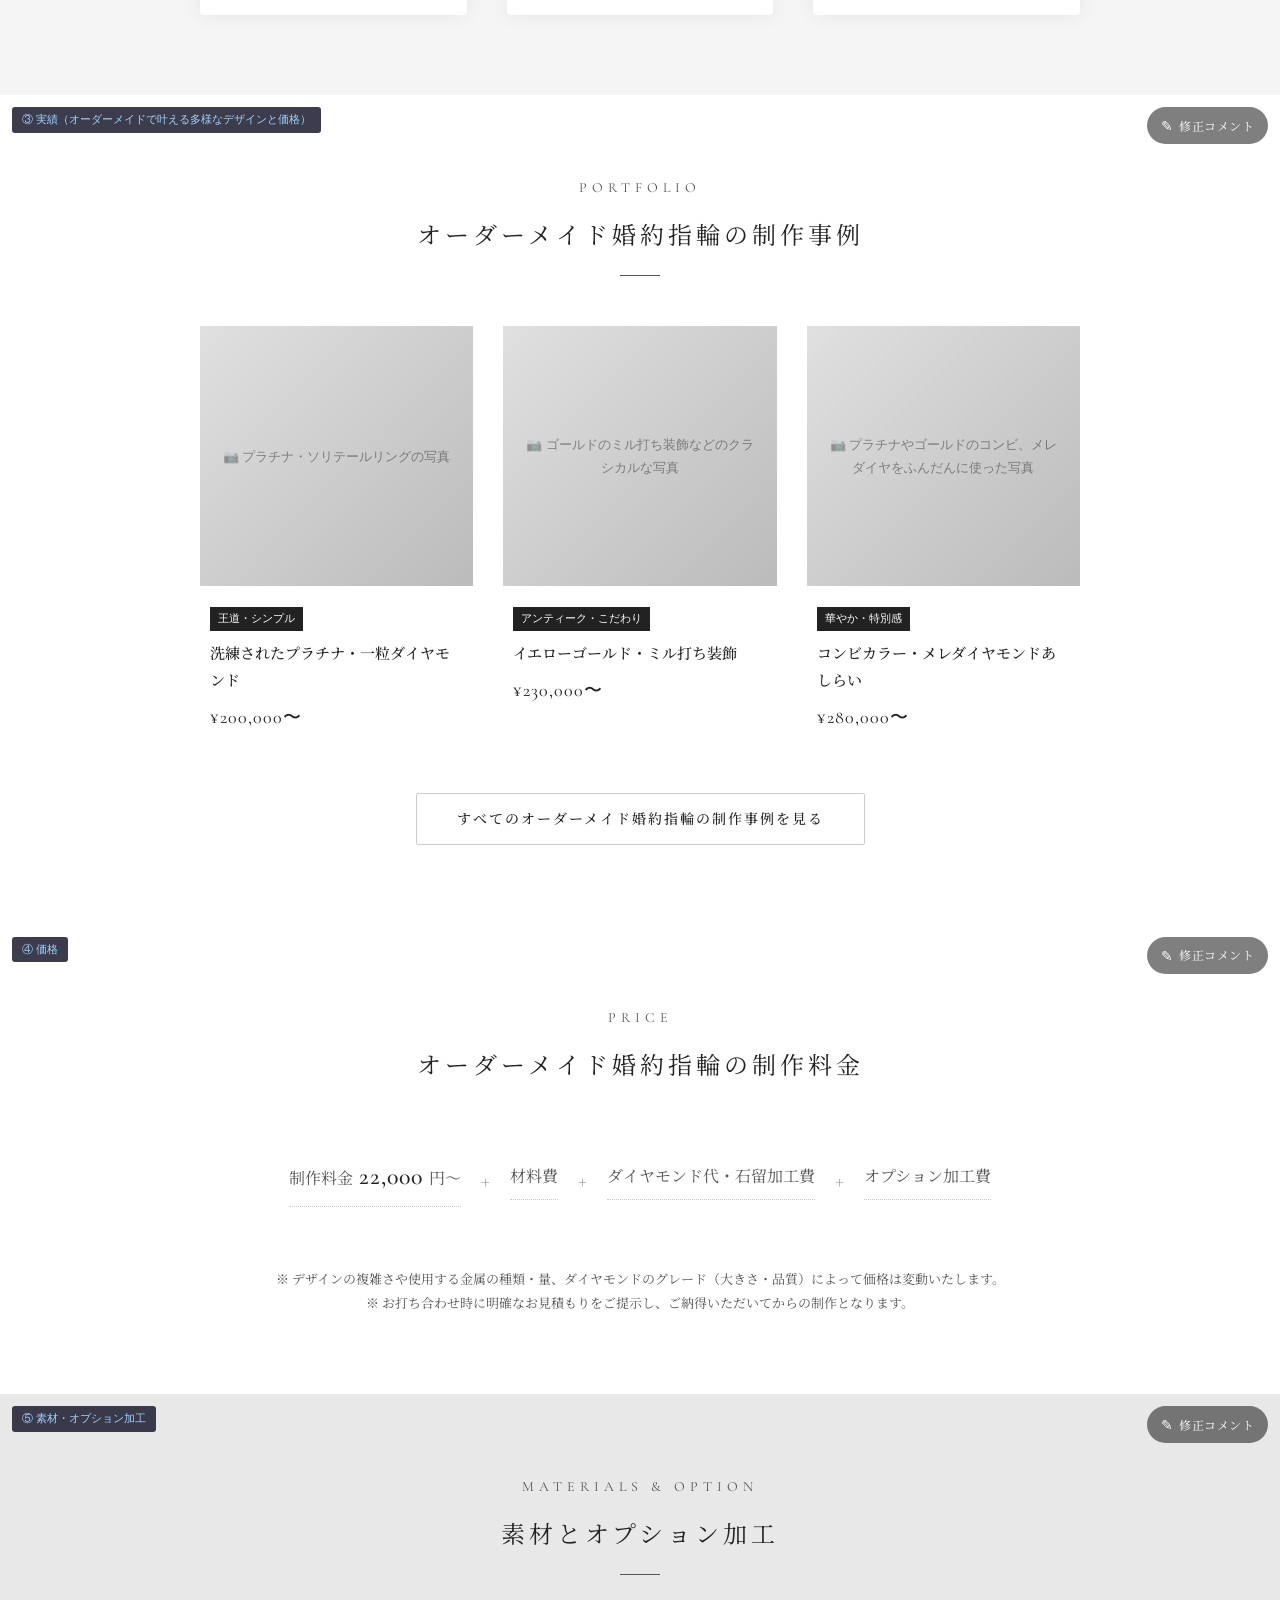
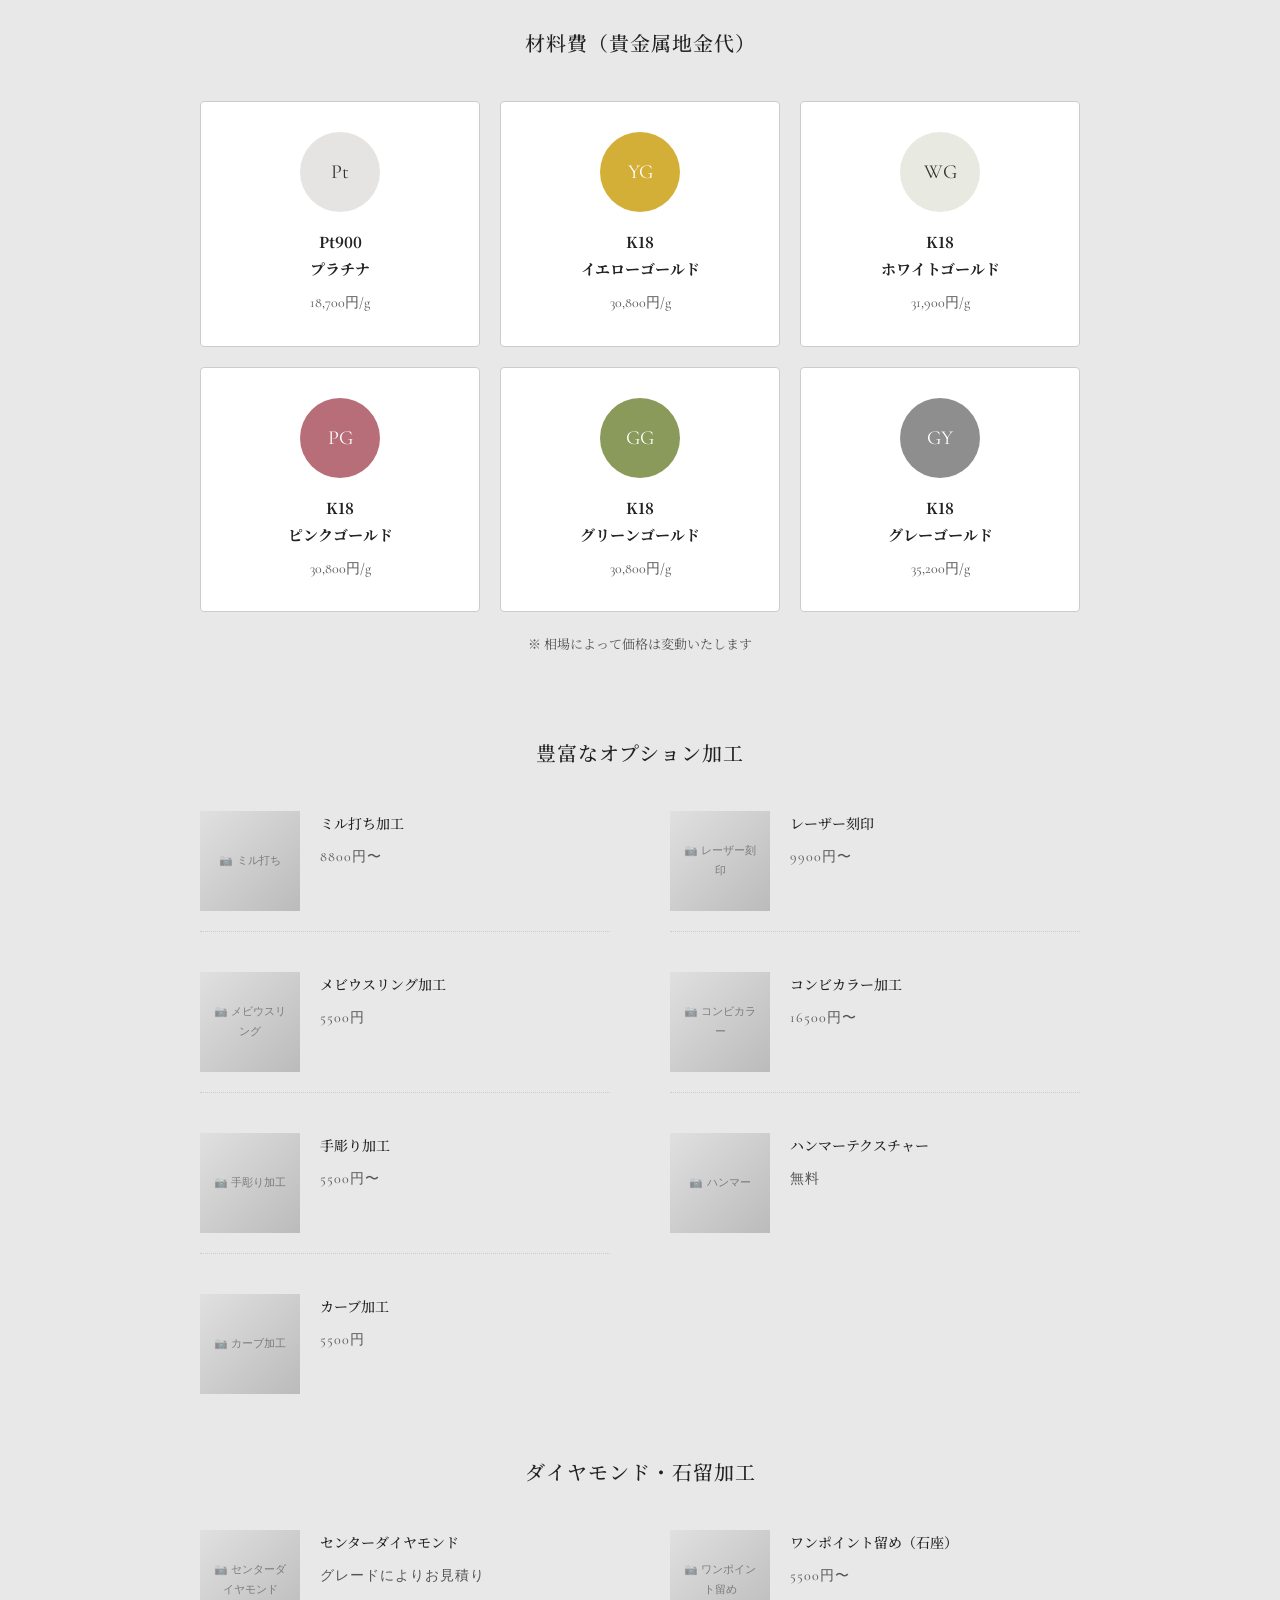
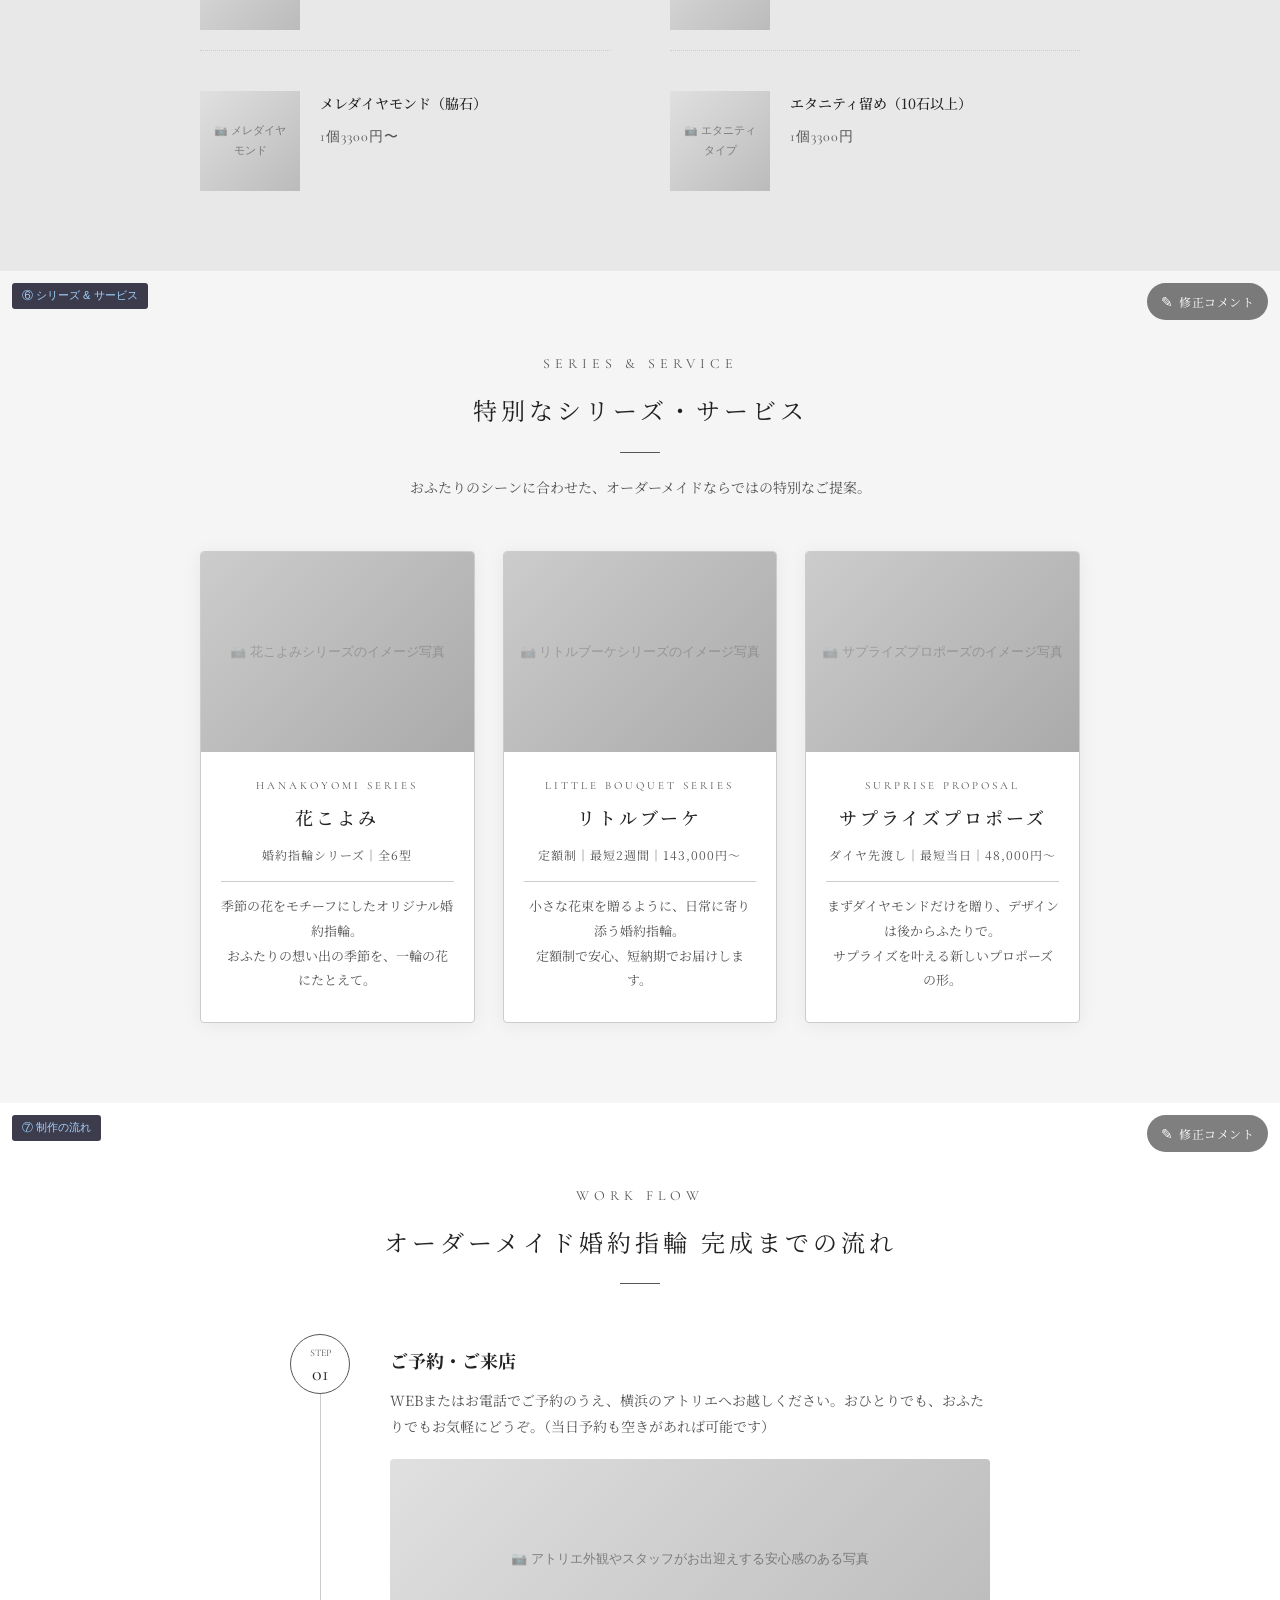
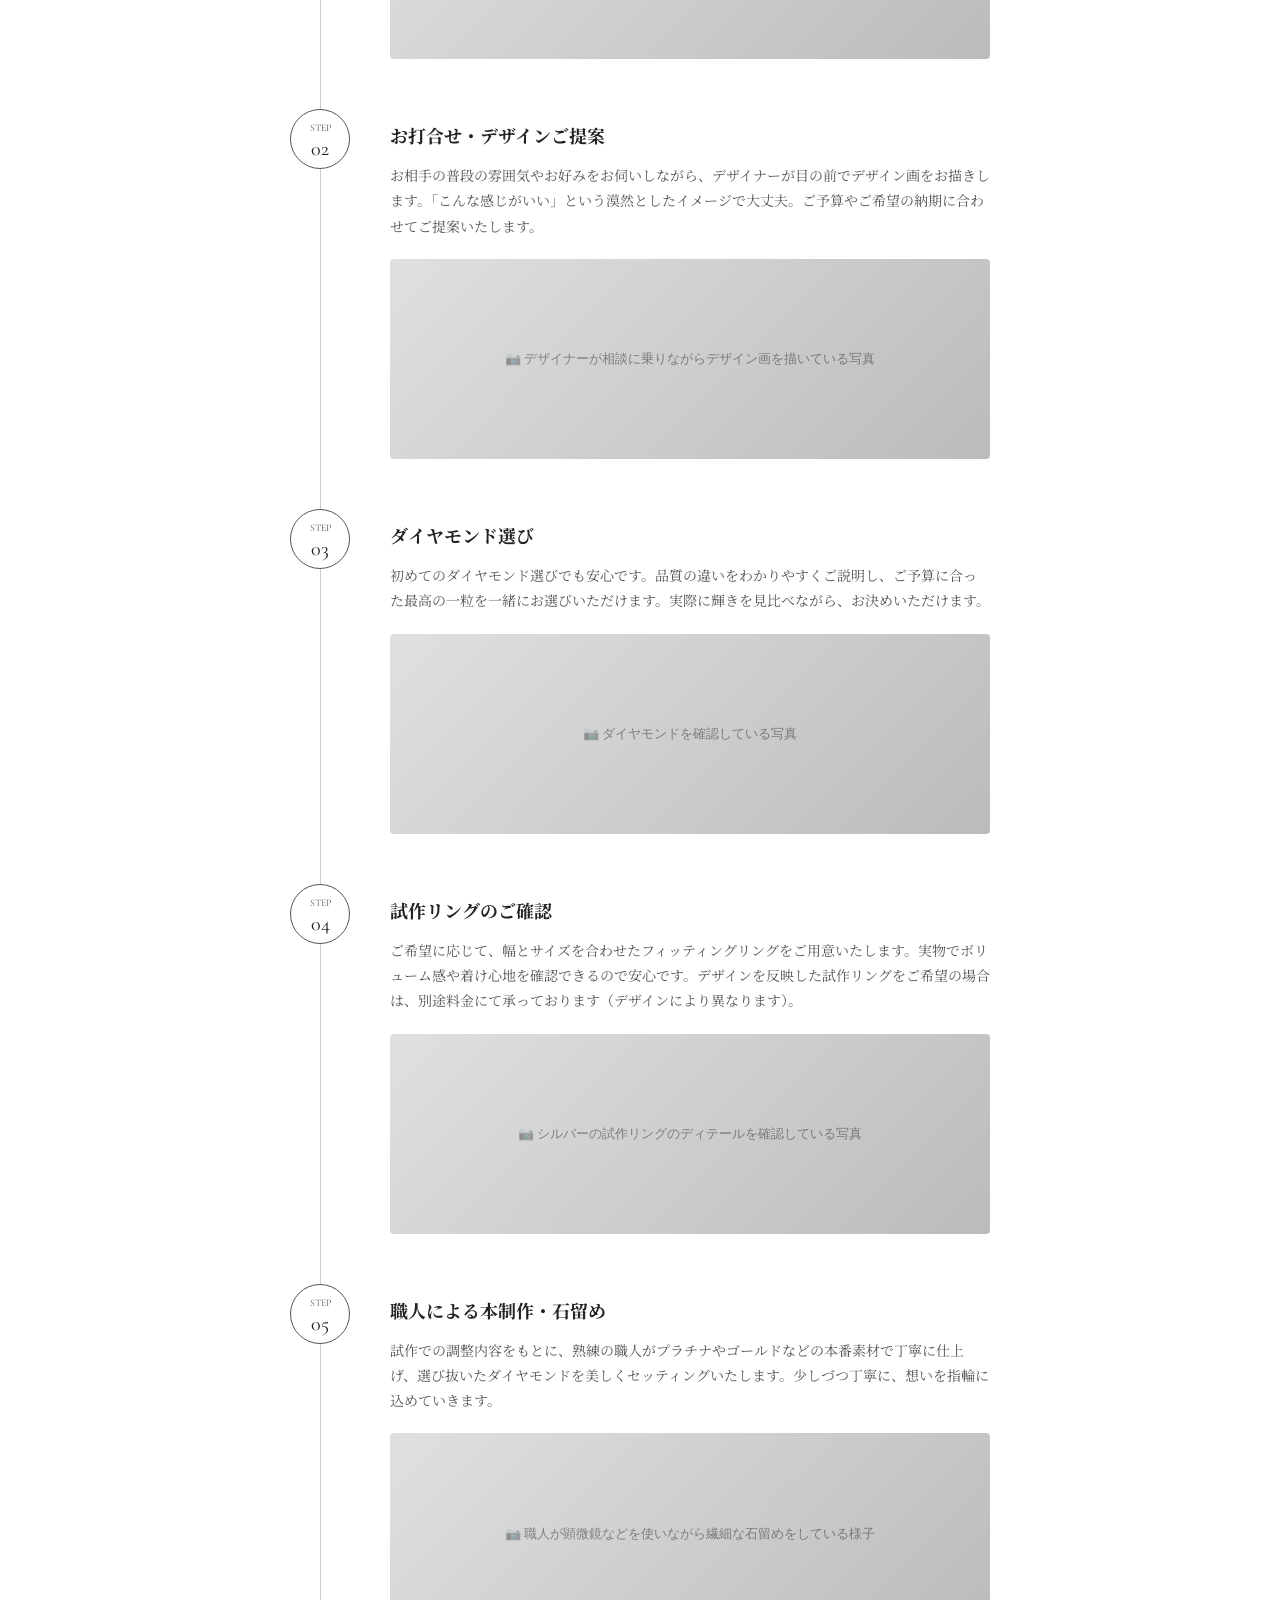
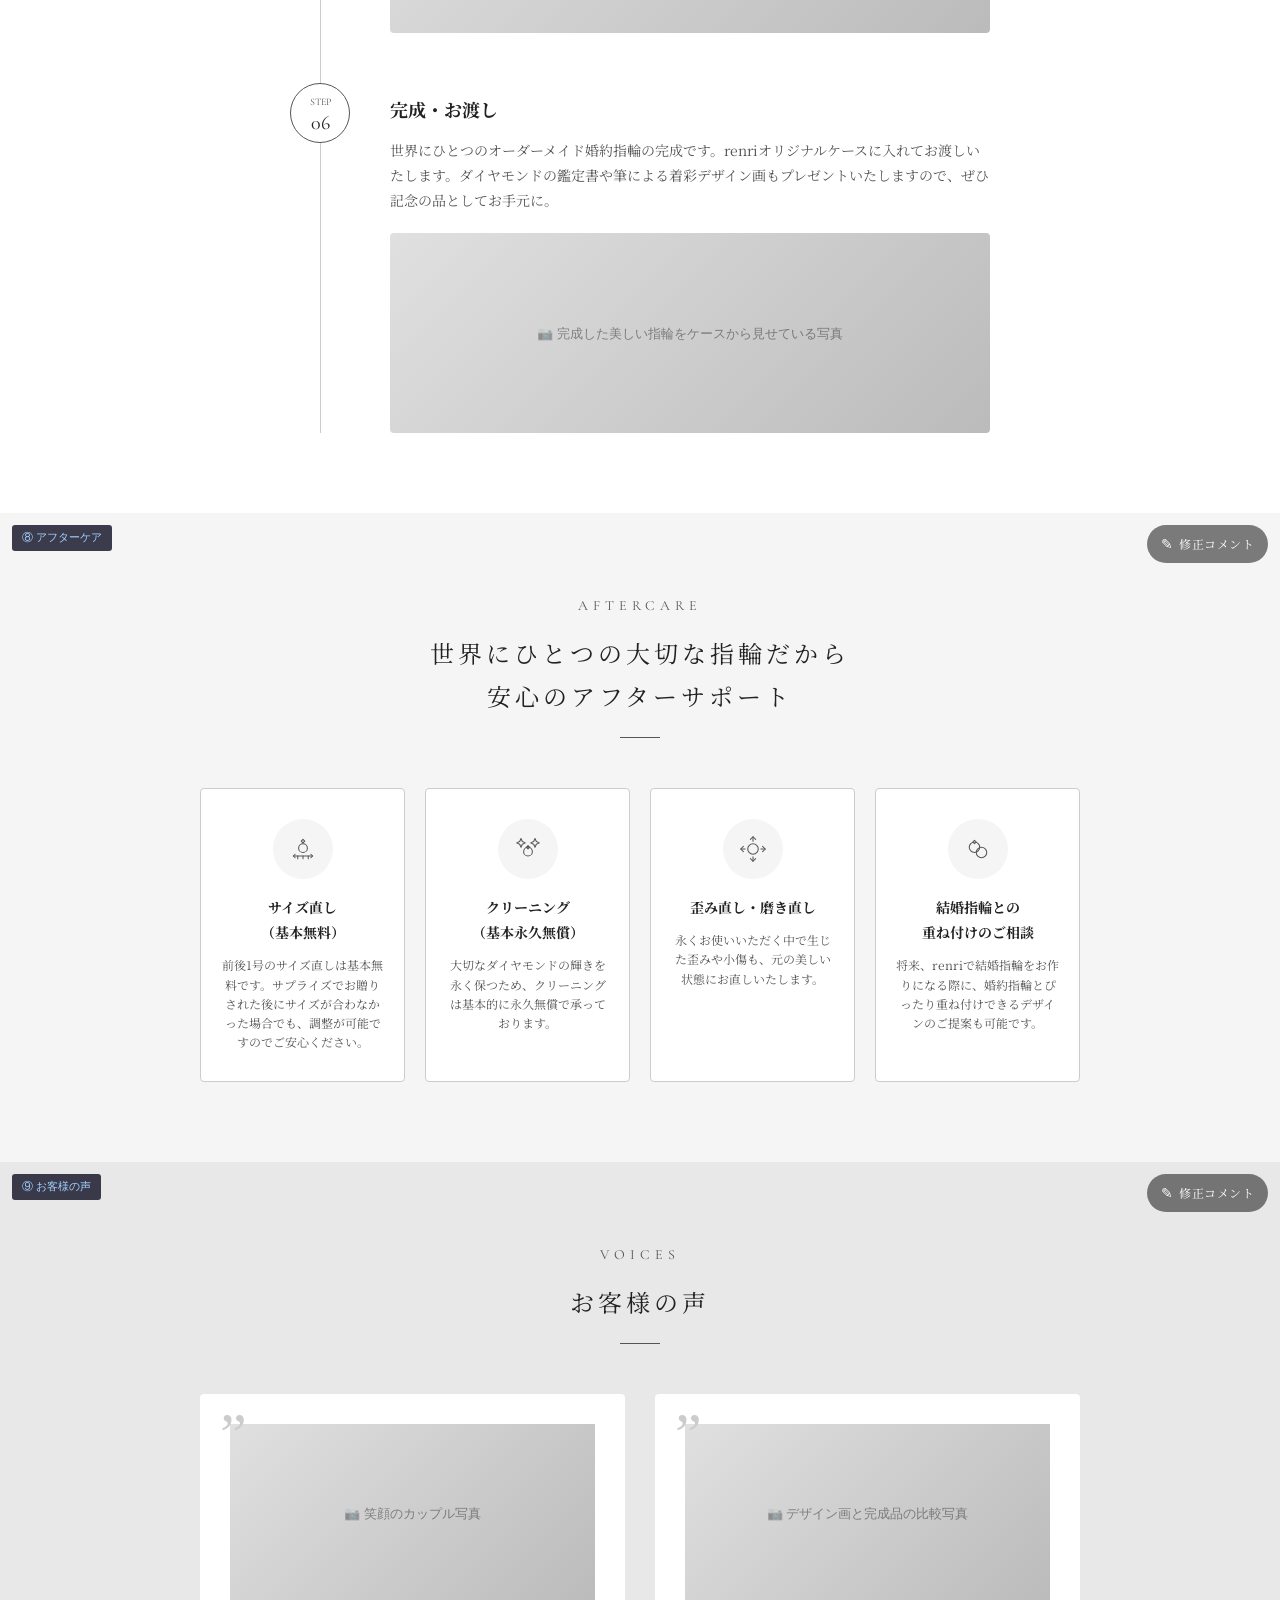
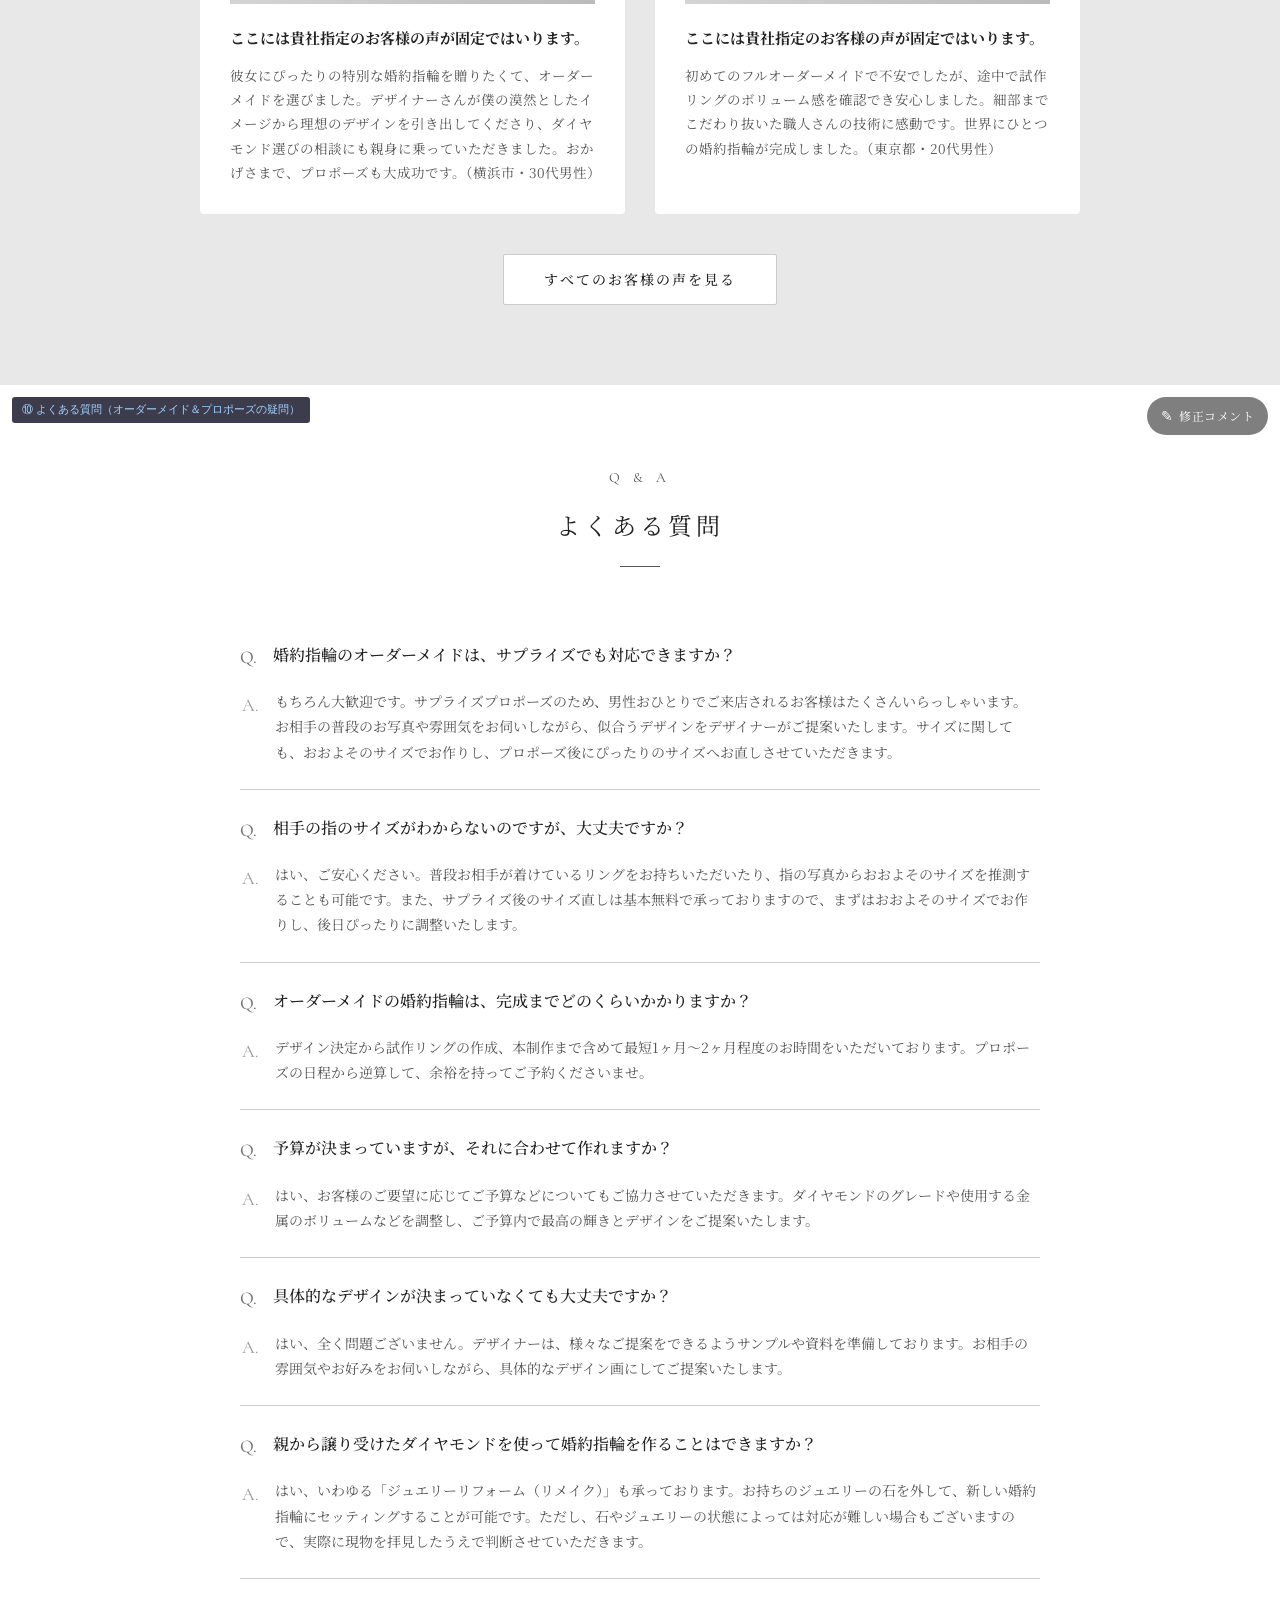
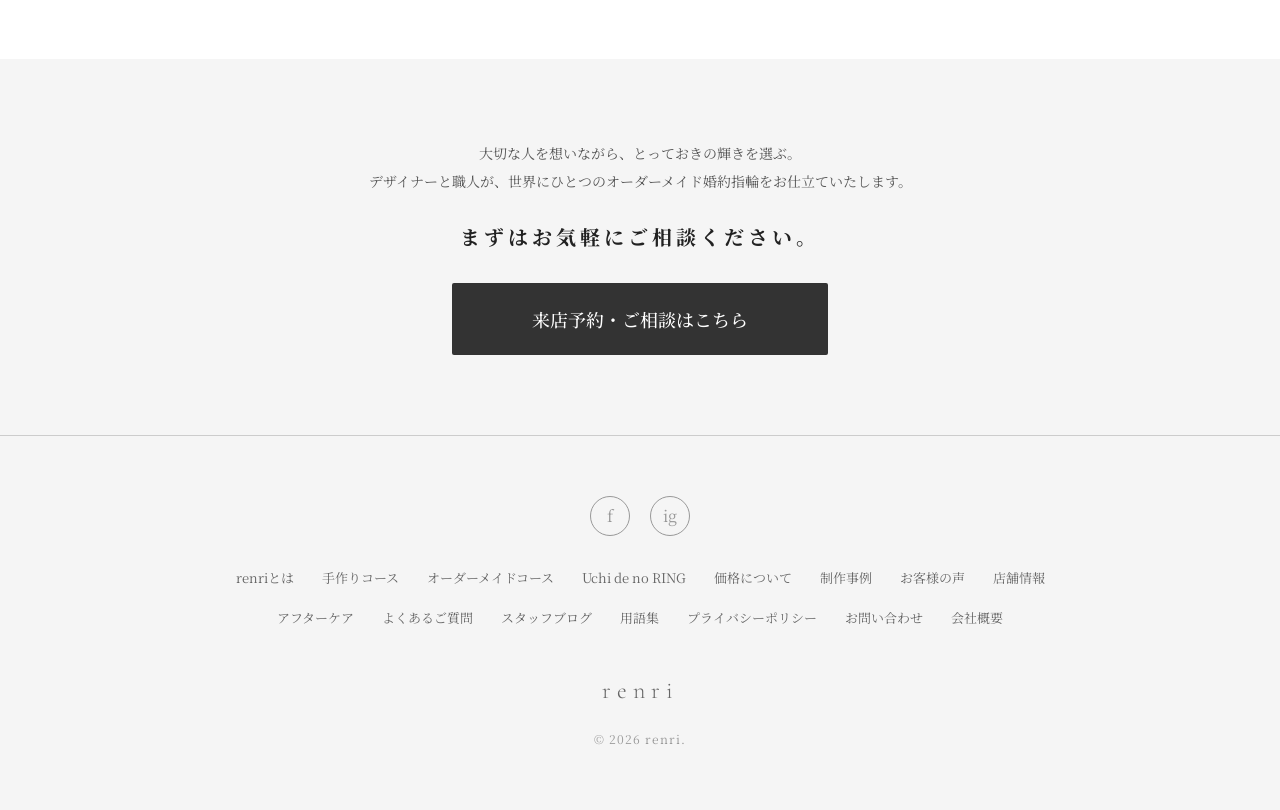
<file: wireframe_work/ordermade_engagement_wireframe_v2.html>
<!DOCTYPE html>
<html lang="ja">
<head>
  <meta charset="UTF-8">
  <meta name="robots" content="noindex, nofollow">
  <meta name="viewport" content="width=device-width, initial-scale=1.0">
  <title>婚約指輪のオーダーメイド | 横浜 renri（レンリ）フルオーダーメイド婚約指輪</title>
  <link rel="preconnect" href="https://fonts.googleapis.com">
  <link href="https://fonts.googleapis.com/css2?family=Noto+Serif+JP:wght@300;400;500;600;700&family=Cormorant+Garamond:ital,wght@0,300;0,400;0,500;0,600;1,300;1,400&display=swap" rel="stylesheet">
  <style>
    /* ============================================
       WIREFRAME STYLESHEET — renri オーダーメイド婚約指輪 LP
       ============================================ */

    :root {
      --gold: #555555;
      --gold-light: #777777;
      --gold-dark: #333333;
      --text-primary: #222222;
      --text-secondary: #555555;
      --text-light: #999999;
      --bg-white: #ffffff;
      --bg-cream: #f5f5f5;
      --bg-warm: #e8e8e8;
      --bg-dark: #222222;
      --border-light: #cccccc;
      --shadow-soft: 0 2px 20px rgba(0, 0, 0, 0.06);
      --shadow-card: 0 4px 30px rgba(0, 0, 0, 0.08);
      --serif-jp: 'Noto Serif JP', 'Yu Mincho', '游明朝', serif;
      --serif-en: 'Cormorant Garamond', serif;
      --transition: all 0.3s ease;
    }

    * { margin: 0; padding: 0; box-sizing: border-box; }
    html { scroll-behavior: smooth; }
    body {
      font-family: var(--serif-jp);
      color: var(--text-primary);
      background: var(--bg-white);
      line-height: 1.8;
      font-size: 15px;
      -webkit-font-smoothing: antialiased;
      padding-top: 36px;
    }

    /* ============================================
       WIREFRAME ANNOTATION BAR
       ============================================ */
    .wireframe-bar {
      position: fixed; top: 0; left: 0; right: 0; z-index: 9999;
      background: #1a1a2e; color: #fff; padding: 8px 20px;
      font-family: sans-serif; font-size: 12px; display: flex; align-items: center; gap: 16px;
    }
    .wireframe-bar .badge {
      background: #e94560; color: #fff; padding: 2px 10px; border-radius: 3px; font-weight: 700; font-size: 11px;
    }
    .wireframe-bar .page-path { color: #a2d2ff; font-weight: 500; }
    .section-label {
      position: absolute; top: 12px; left: 12px; background: rgba(26, 26, 46, 0.85);
      color: #a2d2ff; font-family: sans-serif; font-size: 11px; padding: 3px 10px; border-radius: 3px; z-index: 10;
    }

    /* ============================================
       FEEDBACK BUTTON
       ============================================ */
    .feedback-btn {
      position: absolute;
      top: 12px;
      right: 12px;
      z-index: 50;
      display: inline-flex;
      align-items: center;
      gap: 6px;
      padding: 6px 14px;
      font-size: 12px;
      color: #fff;
      background: rgba(0,0,0,0.5);
      border: none;
      border-radius: 20px;
      cursor: pointer;
      text-decoration: none;
      transition: background 0.3s ease;
      letter-spacing: 0.5px;
    }
    .feedback-btn:hover {
      background: rgba(0,0,0,0.75);
    }
    .feedback-btn::before {
      content: "\270E";
      font-size: 14px;
    }

    /* ============================================
       SERIES & SERVICE LINKS
       ============================================ */
    .series-links {
      background: var(--bg-cream);
    }

    .series-cards {
      display: grid;
      grid-template-columns: repeat(3, 1fr);
      gap: 28px;
    }

    .series-card {
      position: relative;
      overflow: hidden;
      border-radius: 4px;
      background: var(--bg-white);
      box-shadow: var(--shadow-soft);
      transition: var(--transition);
      text-decoration: none;
      color: inherit;
      display: flex;
      flex-direction: column;
      border: 1px solid var(--border-light);
    }

    .series-card:hover {
      box-shadow: var(--shadow-card);
      transform: translateY(-4px);
    }

    .series-card-image {
      width: 100%;
      height: 200px;
      background: linear-gradient(135deg, #cccccc, #aaaaaa);
      display: flex;
      align-items: center;
      justify-content: center;
      color: rgba(0, 0, 0, 0.2);
      font-family: sans-serif;
      font-size: 13px;
    }

    .series-card-body {
      padding: 24px 20px 28px;
      text-align: center;
      flex: 1;
      display: flex;
      flex-direction: column;
    }

    .series-card-body .en-label {
      font-family: var(--serif-en);
      font-size: 11px;
      letter-spacing: 3px;
      color: var(--gold);
      margin-bottom: 6px;
    }

    .series-card-body h3 {
      font-size: 18px;
      font-weight: 500;
      letter-spacing: 3px;
      margin-bottom: 8px;
    }

    .series-card-body .series-tag {
      font-size: 12px;
      color: var(--gold);
      letter-spacing: 1px;
      margin-bottom: 12px;
      padding-bottom: 12px;
      border-bottom: 1px solid var(--border-light);
      min-height: 40px;
      display: flex;
      align-items: center;
      justify-content: center;
    }

    .series-card-body p:last-child {
      font-size: 13px;
      color: var(--text-secondary);
      line-height: 1.9;
      min-height: 100px;
      display: flex;
      align-items: center;
      justify-content: center;
    }

    /* ============================================
       HEADER
       ============================================ */
    .header {
      position: sticky; top: 36px; z-index: 100; background: rgba(255, 255, 255, 0.96); border-bottom: 1px solid var(--border-light);
    }
    .header-inner {
      max-width: 1200px; margin: 0 auto; padding: 16px 40px; display: flex; align-items: center; justify-content: space-between;
    }
    .logo { font-family: var(--serif-en); font-size: 28px; font-weight: 300; letter-spacing: 4px; color: var(--text-primary); text-decoration: none; }
    .nav { display: flex; gap: 28px; align-items: center; }
    .nav a { font-size: 13px; color: var(--text-secondary); text-decoration: none; position: relative; }
    .nav a.active::after { content: ''; position: absolute; bottom: -4px; left: 0; right: 0; height: 1px; background: var(--text-primary); }

    /* ============================================
       SECTION COMMON
       ============================================ */
    section { position: relative; }
    .section-inner { max-width: 960px; margin: 0 auto; padding: 80px 40px; }
    .section-header { text-align: center; margin-bottom: 50px; }
    .section-header .en { font-family: var(--serif-en); font-size: 14px; letter-spacing: 5px; color: var(--text-secondary); margin-bottom: 12px; }
    .section-header h2 { font-size: 24px; font-weight: 400; letter-spacing: 4px; color: var(--text-primary); }
    .section-header .line { width: 40px; height: 1px; background: var(--gold); margin: 20px auto 0; }
    
    .img-placeholder {
      background: linear-gradient(135deg, #e0e0e0, #bbbbbb); display: flex; align-items: center; justify-content: center; color: rgba(0,0,0,0.4); font-family: sans-serif; font-size: 13px; text-align: center; padding: 20px;
    }

    /* ============================================
       1. HERO & INTRO
       ============================================ */
    .hero { height: 80vh; min-height: 500px; display: flex; align-items: center; justify-content: center; position: relative; }
    .hero .img-placeholder { position: absolute; inset: 0; font-size: 16px; }
    .hero-copy { position: relative; z-index: 2; text-align: center; color: #fff; background: rgba(0,0,0,0.3); padding: 40px; border-radius: 4px; backdrop-filter: blur(4px); }
    .hero-copy h1 { font-size: 32px; font-weight: 300; letter-spacing: 8px; line-height: 1.6; margin-bottom: 20px; }
    .hero-copy p { font-size: 15px; letter-spacing: 2px; }

    /* ============================================
       2. FEATURES (選ばれる理由)
       ============================================ */
    .features { background: var(--bg-cream); }
    .features-grid { display: grid; grid-template-columns: repeat(3, 1fr); gap: 40px; }
    .feature-card { background: var(--bg-white); border-radius: 4px; overflow: hidden; box-shadow: var(--shadow-soft); text-align: center; display: flex; flex-direction: column; }
    .feature-card .img-placeholder { height: 200px; }
    .feature-body { padding: 30px 20px; flex: 1; display: flex; flex-direction: column; }
    .feature-body h3 { font-size: 17px; margin-bottom: 16px; font-weight: 500; min-height: 80px; display: flex; align-items: center; justify-content: center; }
    .feature-body p { font-size: 13.5px; color: var(--text-secondary); line-height: 1.8; text-align: left; min-height: 130px; }

    /* ============================================
       3. PORTFOLIO (実績)
       ============================================ */
    .portfolio { background: var(--bg-white); }
    .portfolio-grid { display: grid; grid-template-columns: repeat(3, 1fr); gap: 30px; }
    .portfolio-card { margin-bottom: 20px; }
    .portfolio-card .img-placeholder { height: 260px; margin-bottom: 16px; }
    .portfolio-info { padding: 0 10px; }
    .portfolio-price-tag { display: inline-block; background: var(--bg-dark); color: #fff; font-size: 11px; font-family: sans-serif; padding: 2px 8px; margin-bottom: 8px; }
    .portfolio-info h4 { font-size: 15px; margin-bottom: 8px; font-weight: 500; }
    .portfolio-info .price { font-family: var(--serif-en); font-size: 18px; letter-spacing: 1px; color: var(--text-primary); }

    /* ============================================
       4. MATERIALS & OPTIONS (素材・ダイヤモンド・加工)
       ============================================ */
    .options { background: var(--bg-warm); }
    
    .subsection-title { text-align: center; font-size: 20px; margin-bottom: 40px; font-weight: 500; letter-spacing: 1px; }
    
    .materials-section { margin-bottom: 80px; }
    .materials-grid { display: grid; grid-template-columns: repeat(4, 1fr); gap: 20px; margin-bottom: 16px; }
    .material-card { border: 1px solid var(--border-light); padding: 30px 20px; text-align: center; border-radius: 4px; background: var(--bg-white); }
    .material-card .circle { width: 80px; height: 80px; border-radius: 50%; background: #ccc; margin: 0 auto 16px; display: flex; align-items: center; justify-content: center; font-family: var(--serif-en); font-size: 20px; }
    .material-card h4 { font-size: 15px; margin-bottom: 8px; }
    .material-note { text-align: center; font-size: 13px; color: var(--text-secondary); }
    
    .options-grid { display: grid; grid-template-columns: 1fr 1fr; gap: 40px 60px; }
    .option-item { display: flex; gap: 20px; align-items: flex-start; border-bottom: 1px dotted var(--border-light); padding-bottom: 20px; }
    .option-item:nth-last-child(-n+2) { border-bottom: none; padding-bottom: 0; }
    .option-item .img-placeholder { width: 100px; height: 100px; flex-shrink: 0; font-size: 11px; padding: 10px; }
    .option-info h4 { font-size: 14px; margin-bottom: 8px; font-weight: 500; }
    .option-info .price { font-family: var(--serif-en); font-size: 14px; letter-spacing: 1px; color: var(--text-secondary); }

    /* ============================================
       5. FLOW (制作の流れ)
       ============================================ */
    .flow { background: var(--bg-white); }
    .flow-steps { max-width: 700px; margin: 0 auto; position: relative; }
    .flow-steps::before { content: ''; position: absolute; left: 30px; top: 0; bottom: 0; width: 1px; background: var(--border-light); }
    .flow-step { display: flex; gap: 40px; margin-bottom: 50px; position: relative; }
    .flow-step:last-child { margin-bottom: 0; }
    .step-num { width: 60px; height: 60px; background: var(--bg-white); border: 1px solid var(--gold); border-radius: 50%; display: flex; flex-direction: column; align-items: center; justify-content: center; z-index: 2; flex-shrink: 0; }
    .step-num span:first-child { font-family: var(--serif-en); font-size: 10px; color: var(--text-secondary); }
    .step-num span:last-child { font-family: var(--serif-en); font-size: 20px; line-height: 1; margin-top: 2px; }
    .step-content { flex-grow: 1; padding-top: 10px; }
    .step-content h3 { font-size: 18px; margin-bottom: 12px; }
    .step-content p { font-size: 14px; color: var(--text-secondary); margin-bottom: 20px; }
    .step-content .img-placeholder { height: 200px; border-radius: 4px; }

    /* ============================================
       6. PRICE (価格)
       ============================================ */
    .pricing { background: var(--bg-white); }
    .price-formula { display: flex; align-items: center; justify-content: center; gap: 20px; flex-wrap: wrap; margin: 40px 0; padding: 20px 0; }
    .price-part { display: flex; align-items: baseline; gap: 6px; font-size: 16px; color: var(--text-secondary); border-bottom: 1px dotted var(--border-light); padding-bottom: 8px; }
    .price-part .val { font-family: var(--serif-en); font-size: 24px; font-weight: 500; letter-spacing: 1px; color: var(--text-primary); }
    .price-plus { color: var(--text-light); }

    /* ============================================
       7. AFTERCARE (アフターサービス)
       ============================================ */
    .aftercare { background: var(--bg-cream); }
    .aftercare-grid { display: grid; grid-template-columns: repeat(4, 1fr); gap: 20px; }
    .aftercare-item { border: 1px solid var(--border-light); padding: 30px 20px; text-align: center; border-radius: 4px; background: var(--bg-white); }
    .aftercare-item .img-placeholder { width: 60px; height: 60px; border-radius: 50%; margin: 0 auto 16px; }
    .aftercare-item .aftercare-icon { width: 60px; height: 60px; border-radius: 50%; margin: 0 auto 16px; background: var(--bg-cream); display: flex; align-items: center; justify-content: center; }
    .aftercare-item .aftercare-icon svg { width: 28px; height: 28px; stroke: var(--text-secondary); stroke-width: 1.2; fill: none; stroke-linecap: round; stroke-linejoin: round; }
    .aftercare-item h4 { font-size: 14px; margin-bottom: 10px; }
    .aftercare-item p { font-size: 12px; color: var(--text-secondary); line-height: 1.6; }

    /* ============================================
       8. VOICES (お客様の声)
       ============================================ */
    .voices { background: var(--bg-warm); }
    .voice-grid { display: grid; grid-template-columns: 1fr 1fr; gap: 30px; }
    .voice-card { background: var(--bg-white); padding: 30px; border-radius: 4px; position: relative; }
    .voice-card::before { content: '”'; position: absolute; top: 10px; left: 20px; font-size: 60px; font-family: serif; color: var(--border-light); line-height: 1; }
    .voice-card .img-placeholder { height: 180px; margin-bottom: 20px; }
    .voice-card h4 { font-size: 15px; margin-bottom: 12px; position: relative; z-index: 1; }
    .voice-card p { font-size: 13.5px; color: var(--text-secondary); }

    /* ============================================
       9. FAQ (よくある質問)
       ============================================ */
    .faq { background: var(--bg-white); }
    .faq-list { max-width: 800px; margin: 0 auto; }
    .faq-item { border-bottom: 1px solid var(--border-light); padding: 24px 0; }
    .faq-q { display: flex; gap: 16px; font-size: 16px; font-weight: 500; cursor: pointer; }
    .faq-q::before { content: 'Q.'; color: var(--gold-light); font-family: var(--serif-en); font-size: 18px; }
    .faq-a { display: flex; gap: 16px; font-size: 14px; color: var(--text-secondary); margin-top: 16px; padding-left: 2px; }
    .faq-a::before { content: 'A.'; color: var(--text-light); font-family: var(--serif-en); font-size: 18px; }

    /* ============================================
       10. Normal CTA
       ============================================ */
    .btn-reserve { background: var(--gold-dark); color: #fff; text-decoration: none; font-weight: 500; transition: var(--transition); display: inline-block; border-radius: 2px; }
    .btn-reserve:hover { background: #111; }

    /* ============================================
       ANIMATIONS
       ============================================ */
    @keyframes heroFadeIn {
      from { opacity: 0; transform: translateY(16px); }
      to   { opacity: 1; transform: translateY(0); }
    }
    .hero-copy { animation: heroFadeIn 1s ease-out 0.4s both; }
    .fade-in { opacity: 0; transform: translateY(20px); transition: opacity 0.7s ease-out, transform 0.7s ease-out; }
    .fade-in.is-visible { opacity: 1; transform: translateY(0); }
    .fade-in-d1 { transition-delay: 0.25s; }
    .fade-in-d2 { transition-delay: 0.5s; }
    @media (prefers-reduced-motion: reduce) {
      .hero-copy { animation: none; }
      .fade-in { opacity: 1; transform: none; transition: none; }
    }

    @media (max-width: 768px) {
      .features-grid, .portfolio-grid, .options-grid, .voice-grid, .series-cards { grid-template-columns: 1fr; }
      .materials-grid, .aftercare-grid { grid-template-columns: 1fr 1fr; }
      .hero-copy h1 { font-size: 24px; }
      .flow-step { gap: 20px; }
      .flow-steps::before { left: 20px; }
      .step-num { width: 40px; height: 40px; }
      .step-num span:first-child { display: none; }
      .step-num span:last-child { font-size: 16px; margin-top: 0; }
    }
  </style>
</head>
<body>

  <div class="wireframe-bar">
    <span class="badge">WIREFRAME</span>
    <span>renri — オーダーメイド婚約指輪 (LP)</span>
    <span class="page-path">/order_engagement/</span>
  </div>

  <header class="header">
    <div class="header-inner">
      <a href="/" class="logo">renri</a>
      <nav class="nav">
        <a href="#">renriとは</a>
        <a href="/handmade/">手作りコース</a>
        <a href="/ordermade/" class="active">オーダーメイドコース</a>
        <a href="#">制作事例</a>
        <a href="#">お客様の声</a>
        <a href="#">店舗情報</a>
      </nav>
    </div>
  </header>

  <!-- 1. メイン画像・キャッチコピー -->
  <section class="hero" id="hero" style="position:relative;">
    <span class="section-label">① メイン画像・キャッチコピー</span>
    <a class="feedback-btn" href="https://docs.google.com/forms/d/e/1FAIpQLSdng4duvxeCLjISMwoLjmrbeZHqcrqMwZlL4x6c9Ne3mf_7eg/viewform?entry.376704624=オーダーメイド婚約指輪&entry.1525828345=①メイン画像・キャッチコピー" target="_blank">修正コメント</a>
    <div class="img-placeholder" style="background: linear-gradient(135deg, #a0a0a0, #777777); color: #fff;">
    </div>
    <div class="hero-copy">
      <h1>大切な人へ、世界にひとつの輝きを。<br>オーダーメイドの婚約指輪。</h1>
      <p>想いをかたちにする特別な一本を、<br>デザイナーと職人がおふたりのためにお仕立ていたします。</p>
    </div>
  </section>

  <!-- 2. 選ばれる理由（特徴x3） -->
  <section class="features" style="position:relative;">
    <span class="section-label">② 特徴×3（オーダーメイド婚約指輪ならではの魅力）</span>
    <a class="feedback-btn" href="https://docs.google.com/forms/d/e/1FAIpQLSdng4duvxeCLjISMwoLjmrbeZHqcrqMwZlL4x6c9Ne3mf_7eg/viewform?entry.376704624=オーダーメイド婚約指輪&entry.1525828345=②特徴×3" target="_blank">修正コメント</a>
    <div class="section-inner">
      <div class="section-header fade-in">
        <div class="en">REASONS</div>
        <h2>renriのオーダーメイド婚約指輪が選ばれる理由</h2>
        <div class="line"></div>
      </div>
      <div class="features-grid">
        <div class="feature-card fade-in">
          <div class="img-placeholder">📷 デザイナーがデザイン提案をしている写真</div>
          <div class="feature-body">
            <h3>「イメージがない」でも大丈夫。<br>専属デザイナーがゼロからご提案</h3>
            <p>具体的なイメージがなくても大丈夫。お相手の雰囲気やお好みをもとに、デザイナーが目の前でデザイン画をお描きします。おひとりでも、おふたりでも大歓迎。打ち合わせは何度でも無料です。</p>
          </div>
        </div>
        <div class="feature-card fade-in fade-in-d1">
          <div class="img-placeholder">📷 高品質なダイヤモンドの写真</div>
          <div class="feature-body">
            <h3>確かな目で選ばれる<br>高品質なダイヤモンド</h3>
            <p>ハイジュエリーも手がけてきたデザイナーが、品質の違いをわかりやすくご説明いたします。初めてのダイヤモンド選びでも安心。ご予算に合わせて、最高の一粒の輝きを一緒にお選びいただけます。</p>
          </div>
        </div>
        <div class="feature-card fade-in fade-in-d2">
          <div class="img-placeholder">📷 職人が繊細な加工をしている写真</div>
          <div class="feature-body">
            <h3>熟練の職人による高度な技術と<br>試作リングの安心感</h3>
            <p>和彫りやアンティーク調のミル打ちなど、複雑なデザインも熟練の職人が形にいたします。本制作前に試作リングでデザインやサイズを実物で確認でき、「完成品が違ったら…」という不安を解消していただけます。</p>
          </div>
        </div>
      </div>
    </div>
  </section>

  <!-- 3. 実績（高品質感・低中高価格） -->
  <section class="portfolio" style="position:relative;">
    <span class="section-label">③ 実績（オーダーメイドで叶える多様なデザインと価格）</span>
    <a class="feedback-btn" href="https://docs.google.com/forms/d/e/1FAIpQLSdng4duvxeCLjISMwoLjmrbeZHqcrqMwZlL4x6c9Ne3mf_7eg/viewform?entry.376704624=オーダーメイド婚約指輪&entry.1525828345=③実績" target="_blank">修正コメント</a>
    <div class="section-inner">
      <div class="section-header fade-in">
        <div class="en">PORTFOLIO</div>
        <h2>オーダーメイド婚約指輪の制作事例</h2>
        <div class="line"></div>
      </div>
      <div class="portfolio-grid">

        <div class="portfolio-card fade-in">
          <div class="img-placeholder">📷 プラチナ・ソリテールリングの写真</div>
          <div class="portfolio-info">
            <span class="portfolio-price-tag">王道・シンプル</span>
            <h4>洗練されたプラチナ・一粒ダイヤモンド</h4>
            <div class="price">¥200,000〜</div>
          </div>
        </div>

        <div class="portfolio-card fade-in fade-in-d1">
          <div class="img-placeholder">📷 ゴールドのミル打ち装飾などのクラシカルな写真</div>
          <div class="portfolio-info">
            <span class="portfolio-price-tag">アンティーク・こだわり</span>
            <h4>イエローゴールド・ミル打ち装飾</h4>
            <div class="price">¥230,000〜</div>
          </div>
        </div>

        <div class="portfolio-card fade-in fade-in-d2">
          <div class="img-placeholder">📷 プラチナやゴールドのコンビ、メレダイヤをふんだんに使った写真</div>
          <div class="portfolio-info">
            <span class="portfolio-price-tag">華やか・特別感</span>
            <h4>コンビカラー・メレダイヤモンドあしらい</h4>
            <div class="price">¥280,000〜</div>
          </div>
        </div>

      </div>
      <div style="text-align: center; margin-top: 40px;">
        <a href="https://renri.jp/case" class="btn-reserve" style="background: var(--bg-white); color: var(--text-primary); border: 1px solid var(--border-light); padding: 12px 40px; font-size: 14px; letter-spacing: 2px;">すべてのオーダーメイド婚約指輪の制作事例を見る</a>
      </div>
    </div>
  </section>

  <!-- 4. 価格 -->
  <section class="pricing" style="position:relative;">
    <span class="section-label">④ 価格</span>
    <a class="feedback-btn" href="https://docs.google.com/forms/d/e/1FAIpQLSdng4duvxeCLjISMwoLjmrbeZHqcrqMwZlL4x6c9Ne3mf_7eg/viewform?entry.376704624=オーダーメイド婚約指輪&entry.1525828345=④価格" target="_blank">修正コメント</a>
    <div class="section-inner">
      <div class="section-header fade-in">
        <div class="en">PRICE</div>
        <h2>オーダーメイド婚約指輪の制作料金</h2>
      </div>
      <div class="price-formula fade-in fade-in-d1">
        <div class="price-part">制作料金 <span class="val">22,000</span> 円〜</div>
        <div class="price-plus">+</div>
        <div class="price-part">材料費</div>
        <div class="price-plus">+</div>
        <div class="price-part">ダイヤモンド代・石留加工費</div>
        <div class="price-plus">+</div>
        <div class="price-part">オプション加工費</div>
      </div>
      <p style="text-align: center; font-size: 13px; color: var(--text-secondary); margin-top: 16px;">※ デザインの複雑さや使用する金属の種類・量、ダイヤモンドのグレード（大きさ・品質）によって価格は変動いたします。<br>※ お打ち合わせ時に明確なお見積もりをご提示し、ご納得いただいてからの制作となります。</p>
    </div>
  </section>

  <!-- 5. 素材・オプション加工 -->
  <section class="options" style="position:relative;">
    <span class="section-label">⑤ 素材・オプション加工</span>
    <a class="feedback-btn" href="https://docs.google.com/forms/d/e/1FAIpQLSdng4duvxeCLjISMwoLjmrbeZHqcrqMwZlL4x6c9Ne3mf_7eg/viewform?entry.376704624=オーダーメイド婚約指輪&entry.1525828345=⑤素材・オプション" target="_blank">修正コメント</a>
    <div class="section-inner">
      <div class="section-header fade-in">
        <div class="en">MATERIALS & OPTION</div>
        <h2>素材とオプション加工</h2>
        <div class="line"></div>
      </div>

      <div class="materials-section fade-in">
        <h3 class="subsection-title">材料費（貴金属地金代）</h3>
        <div class="materials-grid" style="grid-template-columns: repeat(3, 1fr);">
          <div class="material-card">
            <div class="circle" style="background:#e5e4e2; color:#333;">Pt</div>
            <h4>Pt900<br>プラチナ</h4>
            <div class="price" style="font-family: var(--serif-en); font-size: 14px; margin-top: 8px; color: var(--text-secondary);">18,700円/g</div>
          </div>
          <div class="material-card">
            <div class="circle" style="background:#d4af37; color:#fff;">YG</div>
            <h4>K18<br>イエローゴールド</h4>
            <div class="price" style="font-family: var(--serif-en); font-size: 14px; margin-top: 8px; color: var(--text-secondary);">30,800円/g</div>
          </div>
          <div class="material-card">
            <div class="circle" style="background:#e8e9e1; color:#333;">WG</div>
            <h4>K18<br>ホワイトゴールド</h4>
            <div class="price" style="font-family: var(--serif-en); font-size: 14px; margin-top: 8px; color: var(--text-secondary);">31,900円/g</div>
          </div>
          <div class="material-card">
            <div class="circle" style="background:#b76e79; color:#fff;">PG</div>
            <h4>K18<br>ピンクゴールド</h4>
            <div class="price" style="font-family: var(--serif-en); font-size: 14px; margin-top: 8px; color: var(--text-secondary);">30,800円/g</div>
          </div>
          <div class="material-card">
            <div class="circle" style="background:#8a9a5b; color:#fff;">GG</div>
            <h4>K18<br>グリーンゴールド</h4>
            <div class="price" style="font-family: var(--serif-en); font-size: 14px; margin-top: 8px; color: var(--text-secondary);">30,800円/g</div>
          </div>
          <div class="material-card">
            <div class="circle" style="background:#8e8e8e; color:#fff;">GY</div>
            <h4>K18<br>グレーゴールド</h4>
            <div class="price" style="font-family: var(--serif-en); font-size: 14px; margin-top: 8px; color: var(--text-secondary);">35,200円/g</div>
          </div>
        </div>
        <p class="material-note" style="margin-top: 20px;">※ 相場によって価格は変動いたします</p>
      </div>

      <h3 class="subsection-title">豊富なオプション加工</h3>
      <div class="options-grid fade-in">

        <div class="option-item">
          <div class="img-placeholder">📷 ミル打ち</div>
          <div class="option-info">
            <h4>ミル打ち加工</h4>
            <div class="price">8800円〜</div>
          </div>
        </div>

        <div class="option-item">
          <div class="img-placeholder">📷 レーザー刻印</div>
          <div class="option-info">
            <h4>レーザー刻印</h4>
            <div class="price">9900円〜</div>
          </div>
        </div>

        <div class="option-item">
          <div class="img-placeholder">📷 メビウスリング</div>
          <div class="option-info">
            <h4>メビウスリング加工</h4>
            <div class="price">5500円</div>
          </div>
        </div>

        <div class="option-item">
          <div class="img-placeholder">📷 コンビカラー</div>
          <div class="option-info">
            <h4>コンビカラー加工</h4>
            <div class="price">16500円〜</div>
          </div>
        </div>

        <div class="option-item">
          <div class="img-placeholder">📷 手彫り加工</div>
          <div class="option-info">
            <h4>手彫り加工</h4>
            <div class="price">5500円〜</div>
          </div>
        </div>

        <div class="option-item">
          <div class="img-placeholder">📷 ハンマー</div>
          <div class="option-info">
            <h4>ハンマーテクスチャー</h4>
            <div class="price">無料</div>
          </div>
        </div>

        <div class="option-item">
          <div class="img-placeholder">📷 カーブ加工</div>
          <div class="option-info">
            <h4>カーブ加工</h4>
            <div class="price">5500円</div>
          </div>
        </div>

      </div>

      <h3 class="subsection-title" style="margin-top: 60px;">ダイヤモンド・石留加工</h3>
      <div class="options-grid">

        <div class="option-item">
          <div class="img-placeholder">📷 センターダイヤモンド</div>
          <div class="option-info">
            <h4>センターダイヤモンド</h4>
            <div class="price">グレードによりお見積り</div>
          </div>
        </div>

        <div class="option-item">
          <div class="img-placeholder">📷 ワンポイント留め</div>
          <div class="option-info">
            <h4>ワンポイント留め（石座）</h4>
            <div class="price">5500円〜</div>
          </div>
        </div>

        <div class="option-item">
          <div class="img-placeholder">📷 メレダイヤモンド</div>
          <div class="option-info">
            <h4>メレダイヤモンド（脇石）</h4>
            <div class="price">1個3300円〜</div>
          </div>
        </div>

        <div class="option-item">
          <div class="img-placeholder">📷 エタニティタイプ</div>
          <div class="option-info">
            <h4>エタニティ留め（10石以上）</h4>
            <div class="price">1個3300円</div>
          </div>
        </div>

      </div>
    </div>
  </section>

  <!-- 6. シリーズ & サービス -->
  <section class="series-links" style="position:relative;">
    <span class="section-label">⑥ シリーズ & サービス</span>
    <a class="feedback-btn" href="https://docs.google.com/forms/d/e/1FAIpQLSdng4duvxeCLjISMwoLjmrbeZHqcrqMwZlL4x6c9Ne3mf_7eg/viewform?entry.376704624=オーダーメイド婚約指輪&entry.1525828345=⑥シリーズ&サービス" target="_blank">修正コメント</a>
    <div class="section-inner">
      <div class="section-header fade-in">
        <div class="en">SERIES &amp; SERVICE</div>
        <h2>特別なシリーズ・サービス</h2>
        <div class="line"></div>
        <p style="font-size: 14px; color: var(--text-secondary); margin-top: 20px; line-height: 2;">
          おふたりのシーンに合わせた、オーダーメイドならではの特別なご提案。
        </p>
      </div>
      <div class="series-cards">

        <!-- 花こよみ -->
        <a href="https://renri.jp/blog/%E4%BA%8C%E4%BA%BA%E3%81%AE%E6%83%B3%E3%81%84%E5%87%BA%E3%82%92%E4%B8%80%E8%BC%AA%E3%81%AE%E8%8A%B1%E3%81%AB%E3%81%9F%E3%81%A8%E3%81%88%E3%81%A6%E3%80%82%E6%96%B0%E4%BD%9C%E3%81%AE%E3%82%A8%E3%83%B3/" target="_blank" class="series-card fade-in">
          <div class="series-card-image">
            📷 花こよみシリーズのイメージ写真
          </div>
          <div class="series-card-body">
            <div class="en-label">HANAKOYOMI SERIES</div>
            <h3>花こよみ</h3>
            <p class="series-tag">婚約指輪シリーズ｜全6型</p>
            <p>
              季節の花をモチーフにしたオリジナル婚約指輪。<br>
              おふたりの想い出の季節を、一輪の花にたとえて。
            </p>
          </div>
        </a>

        <!-- リトルブーケ -->
        <a href="https://renri.jp/blog/%E3%82%B5%E3%83%97%E3%83%A9%E3%82%A4%E3%82%BA%E3%83%97%E3%83%AD%E3%83%9D%E3%83%BC%E3%82%BA%E3%82%92%E5%BF%9C%E6%8F%B4%E3%81%97%E3%81%BE%E3%81%99%EF%BC%81%EF%BC%81%E6%96%B0%E3%81%9F%E3%81%AA%E5%A9%9A/" target="_blank" class="series-card fade-in fade-in-d1">
          <div class="series-card-image">
            📷 リトルブーケシリーズのイメージ写真
          </div>
          <div class="series-card-body">
            <div class="en-label">LITTLE BOUQUET SERIES</div>
            <h3>リトルブーケ</h3>
            <p class="series-tag">定額制｜最短2週間｜143,000円〜</p>
            <p>
              小さな花束を贈るように、日常に寄り添う婚約指輪。<br>
              定額制で安心、短納期でお届けします。
            </p>
          </div>
        </a>

        <!-- サプライズプロポーズ -->
        <a href="https://renri.jp/blog/%e3%83%80%e3%82%a4%e3%83%a4%e3%83%a2%e3%83%b3%e3%83%89%e3%81%a7%e3%82%b5%e3%83%97%e3%83%a9%e3%82%a4%e3%82%ba%e3%83%97%e3%83%ad%e3%83%9d%e3%83%bc%e3%82%ba%e3%82%92%ef%bc%81%ef%bc%81%e3%80%80%e6%96%b0/" target="_blank" class="series-card fade-in fade-in-d2">
          <div class="series-card-image">
            📷 サプライズプロポーズのイメージ写真
          </div>
          <div class="series-card-body">
            <div class="en-label">SURPRISE PROPOSAL</div>
            <h3>サプライズプロポーズ</h3>
            <p class="series-tag">ダイヤ先渡し｜最短当日｜48,000円〜</p>
            <p>
              まずダイヤモンドだけを贈り、デザインは後からふたりで。<br>
              サプライズを叶える新しいプロポーズの形。
            </p>
          </div>
        </a>

      </div>
    </div>
  </section>

  <!-- 7. 制作の流れ -->
  <section class="flow" style="position:relative;">
    <span class="section-label">⑦ 制作の流れ</span>
    <a class="feedback-btn" href="https://docs.google.com/forms/d/e/1FAIpQLSdng4duvxeCLjISMwoLjmrbeZHqcrqMwZlL4x6c9Ne3mf_7eg/viewform?entry.376704624=オーダーメイド婚約指輪&entry.1525828345=⑦制作の流れ" target="_blank">修正コメント</a>
    <div class="section-inner">
      <div class="section-header fade-in">
        <div class="en">WORK FLOW</div>
        <h2>オーダーメイド婚約指輪 完成までの流れ</h2>
        <div class="line"></div>
      </div>
      <div class="flow-steps">

        <div class="flow-step fade-in">
          <div class="step-num"><span>STEP</span><span>01</span></div>
          <div class="step-content">
            <h3>ご予約・ご来店</h3>
            <p>WEBまたはお電話でご予約のうえ、横浜のアトリエへお越しください。おひとりでも、おふたりでもお気軽にどうぞ。（当日予約も空きがあれば可能です）</p>
            <div class="img-placeholder">📷 アトリエ外観やスタッフがお出迎えする安心感のある写真</div>
          </div>
        </div>

        <div class="flow-step fade-in">
          <div class="step-num"><span>STEP</span><span>02</span></div>
          <div class="step-content">
            <h3>お打合せ・デザインご提案</h3>
            <p>お相手の普段の雰囲気やお好みをお伺いしながら、デザイナーが目の前でデザイン画をお描きします。「こんな感じがいい」という漠然としたイメージで大丈夫。ご予算やご希望の納期に合わせてご提案いたします。</p>
            <div class="img-placeholder">📷 デザイナーが相談に乗りながらデザイン画を描いている写真</div>
          </div>
        </div>

        <div class="flow-step fade-in">
          <div class="step-num"><span>STEP</span><span>03</span></div>
          <div class="step-content">
            <h3>ダイヤモンド選び</h3>
            <p>初めてのダイヤモンド選びでも安心です。品質の違いをわかりやすくご説明し、ご予算に合った最高の一粒を一緒にお選びいただけます。実際に輝きを見比べながら、お決めいただけます。</p>
            <div class="img-placeholder">📷 ダイヤモンドを確認している写真</div>
          </div>
        </div>

        <div class="flow-step fade-in">
          <div class="step-num"><span>STEP</span><span>04</span></div>
          <div class="step-content">
            <h3>試作リングのご確認</h3>
            <p>ご希望に応じて、幅とサイズを合わせたフィッティングリングをご用意いたします。実物でボリューム感や着け心地を確認できるので安心です。デザインを反映した試作リングをご希望の場合は、別途料金にて承っております（デザインにより異なります）。</p>
            <div class="img-placeholder">📷 シルバーの試作リングのディテールを確認している写真</div>
          </div>
        </div>

        <div class="flow-step fade-in">
          <div class="step-num"><span>STEP</span><span>05</span></div>
          <div class="step-content">
            <h3>職人による本制作・石留め</h3>
            <p>試作での調整内容をもとに、熟練の職人がプラチナやゴールドなどの本番素材で丁寧に仕上げ、選び抜いたダイヤモンドを美しくセッティングいたします。少しづつ丁寧に、想いを指輪に込めていきます。</p>
            <div class="img-placeholder">📷 職人が顕微鏡などを使いながら繊細な石留めをしている様子</div>
          </div>
        </div>

        <div class="flow-step fade-in">
          <div class="step-num"><span>STEP</span><span>06</span></div>
          <div class="step-content">
            <h3>完成・お渡し</h3>
            <p>世界にひとつのオーダーメイド婚約指輪の完成です。renriオリジナルケースに入れてお渡しいたします。ダイヤモンドの鑑定書や筆による着彩デザイン画もプレゼントいたしますので、ぜひ記念の品としてお手元に。</p>
            <div class="img-placeholder">📷 完成した美しい指輪をケースから見せている写真</div>
          </div>
        </div>

      </div>
    </div>
  </section>

  <!-- 7. アフターサービス -->
  <section class="aftercare" style="position:relative;">
    <span class="section-label">⑧ アフターケア</span>
    <a class="feedback-btn" href="https://docs.google.com/forms/d/e/1FAIpQLSdng4duvxeCLjISMwoLjmrbeZHqcrqMwZlL4x6c9Ne3mf_7eg/viewform?entry.376704624=オーダーメイド婚約指輪&entry.1525828345=⑧アフターケア" target="_blank">修正コメント</a>
    <div class="section-inner">
      <div class="section-header fade-in">
        <div class="en">AFTERCARE</div>
        <h2>世界にひとつの大切な指輪だから<br>安心のアフターサポート</h2>
        <div class="line"></div>
      </div>
      <div class="aftercare-grid">
        <div class="aftercare-item fade-in">
          <div class="aftercare-icon"><svg viewBox="0 0 32 32"><circle cx="16" cy="15" r="5"/><path d="M14 7 L16 5 L18 7 L16 9 Z"/><path d="M5 24 L27 24"/><path d="M7 22 L5 24 L7 26"/><path d="M25 22 L27 24 L25 26"/><path d="M10 24 L10 27"/><path d="M16 24 L16 27"/><path d="M22 24 L22 27"/></svg></div>
          <h4>サイズ直し<br>（基本無料）</h4>
          <p>前後1号のサイズ直しは基本無料です。サプライズでお贈りされた後にサイズが合わなかった場合でも、調整が可能ですのでご安心ください。</p>
        </div>
        <div class="aftercare-item fade-in fade-in-d1">
          <div class="aftercare-icon"><svg viewBox="0 0 32 32"><circle cx="16" cy="19" r="5"/><path d="M14 14 L16 12 L18 14 L16 16 Z"/><path d="M8 4 L9.5 7.5 L13 9 L9.5 10.5 L8 14 L6.5 10.5 L3 9 L6.5 7.5 Z"/><path d="M24 4 L25.5 7.5 L29 9 L25.5 10.5 L24 14 L22.5 10.5 L19 9 L22.5 7.5 Z"/></svg></div>
          <h4>クリーニング<br>（基本永久無償）</h4>
          <p>大切なダイヤモンドの輝きを永く保つため、クリーニングは基本的に永久無償で承っております。</p>
        </div>
        <div class="aftercare-item fade-in fade-in-d2">
          <div class="aftercare-icon"><svg viewBox="0 0 32 32"><circle cx="16" cy="16" r="6"/><path d="M16 2 L16 7"/><path d="M13 5 L16 2 L19 5"/><path d="M16 30 L16 25"/><path d="M13 27 L16 30 L19 27"/><path d="M2 16 L7 16"/><path d="M5 13 L2 16 L5 19"/><path d="M30 16 L25 16"/><path d="M27 13 L30 16 L27 19"/></svg></div>
          <h4>歪み直し・磨き直し</h4>
          <p>永くお使いいただく中で生じた歪みや小傷も、元の美しい状態にお直しいたします。</p>
        </div>
        <div class="aftercare-item fade-in fade-in-d1">
          <div class="aftercare-icon"><svg viewBox="0 0 32 32"><circle cx="12" cy="14" r="6"/><path d="M10 8 L12 6 L14 8 L12 10 Z"/><circle cx="20" cy="20" r="6"/></svg></div>
          <h4>結婚指輪との<br>重ね付けのご相談</h4>
          <p>将来、renriで結婚指輪をお作りになる際に、婚約指輪とぴったり重ね付けできるデザインのご提案も可能です。</p>
        </div>
      </div>
    </div>
  </section>

  <!-- 8. お客様の声 -->
  <section class="voices" style="position:relative;">
    <span class="section-label">⑨ お客様の声</span>
    <a class="feedback-btn" href="https://docs.google.com/forms/d/e/1FAIpQLSdng4duvxeCLjISMwoLjmrbeZHqcrqMwZlL4x6c9Ne3mf_7eg/viewform?entry.376704624=オーダーメイド婚約指輪&entry.1525828345=⑨お客様の声" target="_blank">修正コメント</a>
    <div class="section-inner">
      <div class="section-header fade-in">
        <div class="en">VOICES</div>
        <h2>お客様の声</h2>
        <div class="line"></div>
      </div>
      <div class="voice-grid">
        <div class="voice-card fade-in">
          <div class="img-placeholder">📷 笑顔のカップル写真</div>
          <h4>ここには貴社指定のお客様の声が固定ではいります。</h4>
          <p>彼女にぴったりの特別な婚約指輪を贈りたくて、オーダーメイドを選びました。デザイナーさんが僕の漠然としたイメージから理想のデザインを引き出してくださり、ダイヤモンド選びの相談にも親身に乗っていただきました。おかげさまで、プロポーズも大成功です。（横浜市・30代男性）</p>
        </div>
        <div class="voice-card fade-in fade-in-d2">
          <div class="img-placeholder">📷 デザイン画と完成品の比較写真</div>
          <h4>ここには貴社指定のお客様の声が固定ではいります。</h4>
          <p>初めてのフルオーダーメイドで不安でしたが、途中で試作リングのボリューム感を確認でき安心しました。細部までこだわり抜いた職人さんの技術に感動です。世界にひとつの婚約指輪が完成しました。（東京都・20代男性）</p>
        </div>
      </div>
      <div style="text-align: center; margin-top: 40px;">
        <a href="https://renri.jp/voice" class="btn-reserve" style="background: var(--bg-white); color: var(--text-primary); border: 1px solid var(--border-light); padding: 12px 40px; font-size: 14px; letter-spacing: 2px; border-radius: 2px;">すべてのお客様の声を見る</a>
      </div>
    </div>
  </section>

  <!-- 9. よくある質問 -->
  <section class="faq" style="position:relative;">
    <span class="section-label">⑩ よくある質問（オーダーメイド＆プロポーズの疑問）</span>
    <a class="feedback-btn" href="https://docs.google.com/forms/d/e/1FAIpQLSdng4duvxeCLjISMwoLjmrbeZHqcrqMwZlL4x6c9Ne3mf_7eg/viewform?entry.376704624=オーダーメイド婚約指輪&entry.1525828345=⑩よくある質問" target="_blank">修正コメント</a>
    <div class="section-inner">
      <div class="section-header fade-in">
        <div class="en">Q & A</div>
        <h2>よくある質問</h2>
        <div class="line"></div>
      </div>
      <div class="faq-list fade-in">
        <div class="faq-item">
          <div class="faq-q">婚約指輪のオーダーメイドは、サプライズでも対応できますか？</div>
          <div class="faq-a">もちろん大歓迎です。サプライズプロポーズのため、男性おひとりでご来店されるお客様はたくさんいらっしゃいます。お相手の普段のお写真や雰囲気をお伺いしながら、似合うデザインをデザイナーがご提案いたします。サイズに関しても、おおよそのサイズでお作りし、プロポーズ後にぴったりのサイズへお直しさせていただきます。</div>
        </div>
        <div class="faq-item">
          <div class="faq-q">相手の指のサイズがわからないのですが、大丈夫ですか？</div>
          <div class="faq-a">はい、ご安心ください。普段お相手が着けているリングをお持ちいただいたり、指の写真からおおよそのサイズを推測することも可能です。また、サプライズ後のサイズ直しは基本無料で承っておりますので、まずはおおよそのサイズでお作りし、後日ぴったりに調整いたします。</div>
        </div>
        <div class="faq-item">
          <div class="faq-q">オーダーメイドの婚約指輪は、完成までどのくらいかかりますか？</div>
          <div class="faq-a">デザイン決定から試作リングの作成、本制作まで含めて最短1ヶ月〜2ヶ月程度のお時間をいただいております。プロポーズの日程から逆算して、余裕を持ってご予約くださいませ。</div>
        </div>
        <div class="faq-item">
          <div class="faq-q">予算が決まっていますが、それに合わせて作れますか？</div>
          <div class="faq-a">はい、お客様のご要望に応じてご予算などについてもご協力させていただきます。ダイヤモンドのグレードや使用する金属のボリュームなどを調整し、ご予算内で最高の輝きとデザインをご提案いたします。</div>
        </div>
        <div class="faq-item">
          <div class="faq-q">具体的なデザインが決まっていなくても大丈夫ですか？</div>
          <div class="faq-a">はい、全く問題ございません。デザイナーは、様々なご提案をできるようサンプルや資料を準備しております。お相手の雰囲気やお好みをお伺いしながら、具体的なデザイン画にしてご提案いたします。</div>
        </div>
        <div class="faq-item">
          <div class="faq-q">親から譲り受けたダイヤモンドを使って婚約指輪を作ることはできますか？</div>
          <div class="faq-a">はい、いわゆる「ジュエリーリフォーム（リメイク）」も承っております。お持ちのジュエリーの石を外して、新しい婚約指輪にセッティングすることが可能です。ただし、石やジュエリーの状態によっては対応が難しい場合もございますので、実際に現物を拝見したうえで判断させていただきます。</div>
        </div>
      </div>
    </div>
  </section>

  <!-- 10. Normal CTA -->
  <section class="cta-section" style="padding: 80px 40px; text-align: center; background: var(--bg-cream);">
    <p class="fade-in" style="font-size: 14px; color: var(--text-secondary); margin-bottom: 24px; line-height: 2;">大切な人を想いながら、とっておきの輝きを選ぶ。<br>デザイナーと職人が、世界にひとつのオーダーメイド婚約指輪をお仕立ていたします。</p>
    <h2 class="fade-in fade-in-d1" style="font-size: 20px; letter-spacing: 4px; margin-bottom: 28px;">まずはお気軽にご相談ください。</h2>
    <a href="/reservation" class="btn-reserve fade-in fade-in-d2" style="padding: 20px 80px; font-size: 18px;">来店予約・ご相談はこちら</a>
  </section>

  <!-- FOOTER -->
  <footer class="footer" style="padding: 60px 40px; text-align: center; background: #f5f5f5; border-top: 1px solid #cccccc; color: #666;">
    <div style="display: flex; justify-content: center; gap: 20px; margin-bottom: 30px;">
      <a href="#" style="width: 40px; height: 40px; border: 1px solid #999; border-radius: 50%; display: flex; align-items: center; justify-content: center; text-decoration: none; color: #999; font-size: 16px;">f</a>
      <a href="#" style="width: 40px; height: 40px; border: 1px solid #999; border-radius: 50%; display: flex; align-items: center; justify-content: center; text-decoration: none; color: #999; font-size: 16px;">ig</a>
    </div>
    <div style="display: flex; flex-wrap: wrap; justify-content: center; gap: 12px 28px; margin-bottom: 16px; font-size: 13px;">
      <a href="#" style="color: #666; text-decoration: none;">renriとは</a>
      <a href="#" style="color: #666; text-decoration: none;">手作りコース</a>
      <a href="#" style="color: #666; text-decoration: none;">オーダーメイドコース</a>
      <a href="#" style="color: #666; text-decoration: none;">Uchi de no RING</a>
      <a href="#" style="color: #666; text-decoration: none;">価格について</a>
      <a href="#" style="color: #666; text-decoration: none;">制作事例</a>
      <a href="#" style="color: #666; text-decoration: none;">お客様の声</a>
      <a href="#" style="color: #666; text-decoration: none;">店舗情報</a>
    </div>
    <div style="display: flex; flex-wrap: wrap; justify-content: center; gap: 12px 28px; margin-bottom: 40px; font-size: 13px;">
      <a href="#" style="color: #666; text-decoration: none;">アフターケア</a>
      <a href="#" style="color: #666; text-decoration: none;">よくあるご質問</a>
      <a href="#" style="color: #666; text-decoration: none;">スタッフブログ</a>
      <a href="#" style="color: #666; text-decoration: none;">用語集</a>
      <a href="#" style="color: #666; text-decoration: none;">プライバシーポリシー</a>
      <a href="#" style="color: #666; text-decoration: none;">お問い合わせ</a>
      <a href="#" style="color: #666; text-decoration: none;">会社概要</a>
    </div>
    <div style="margin-bottom: 16px; font-size: 24px; letter-spacing: 6px; font-family: 'Cormorant Garamond', serif; font-weight: 300;">renri</div>
    <p style="font-size: 12px; letter-spacing: 1px; color: #999;">&copy; 2026 renri.</p>
  </footer>

  <script>
    const observer = new IntersectionObserver((entries) => {
      entries.forEach(entry => {
        if (entry.isIntersecting) {
          entry.target.classList.add('is-visible');
          observer.unobserve(entry.target);
        }
      });
    }, { threshold: 0.12 });
    document.querySelectorAll('.fade-in').forEach(el => observer.observe(el));
  </script>

</body>
</html>
</file>
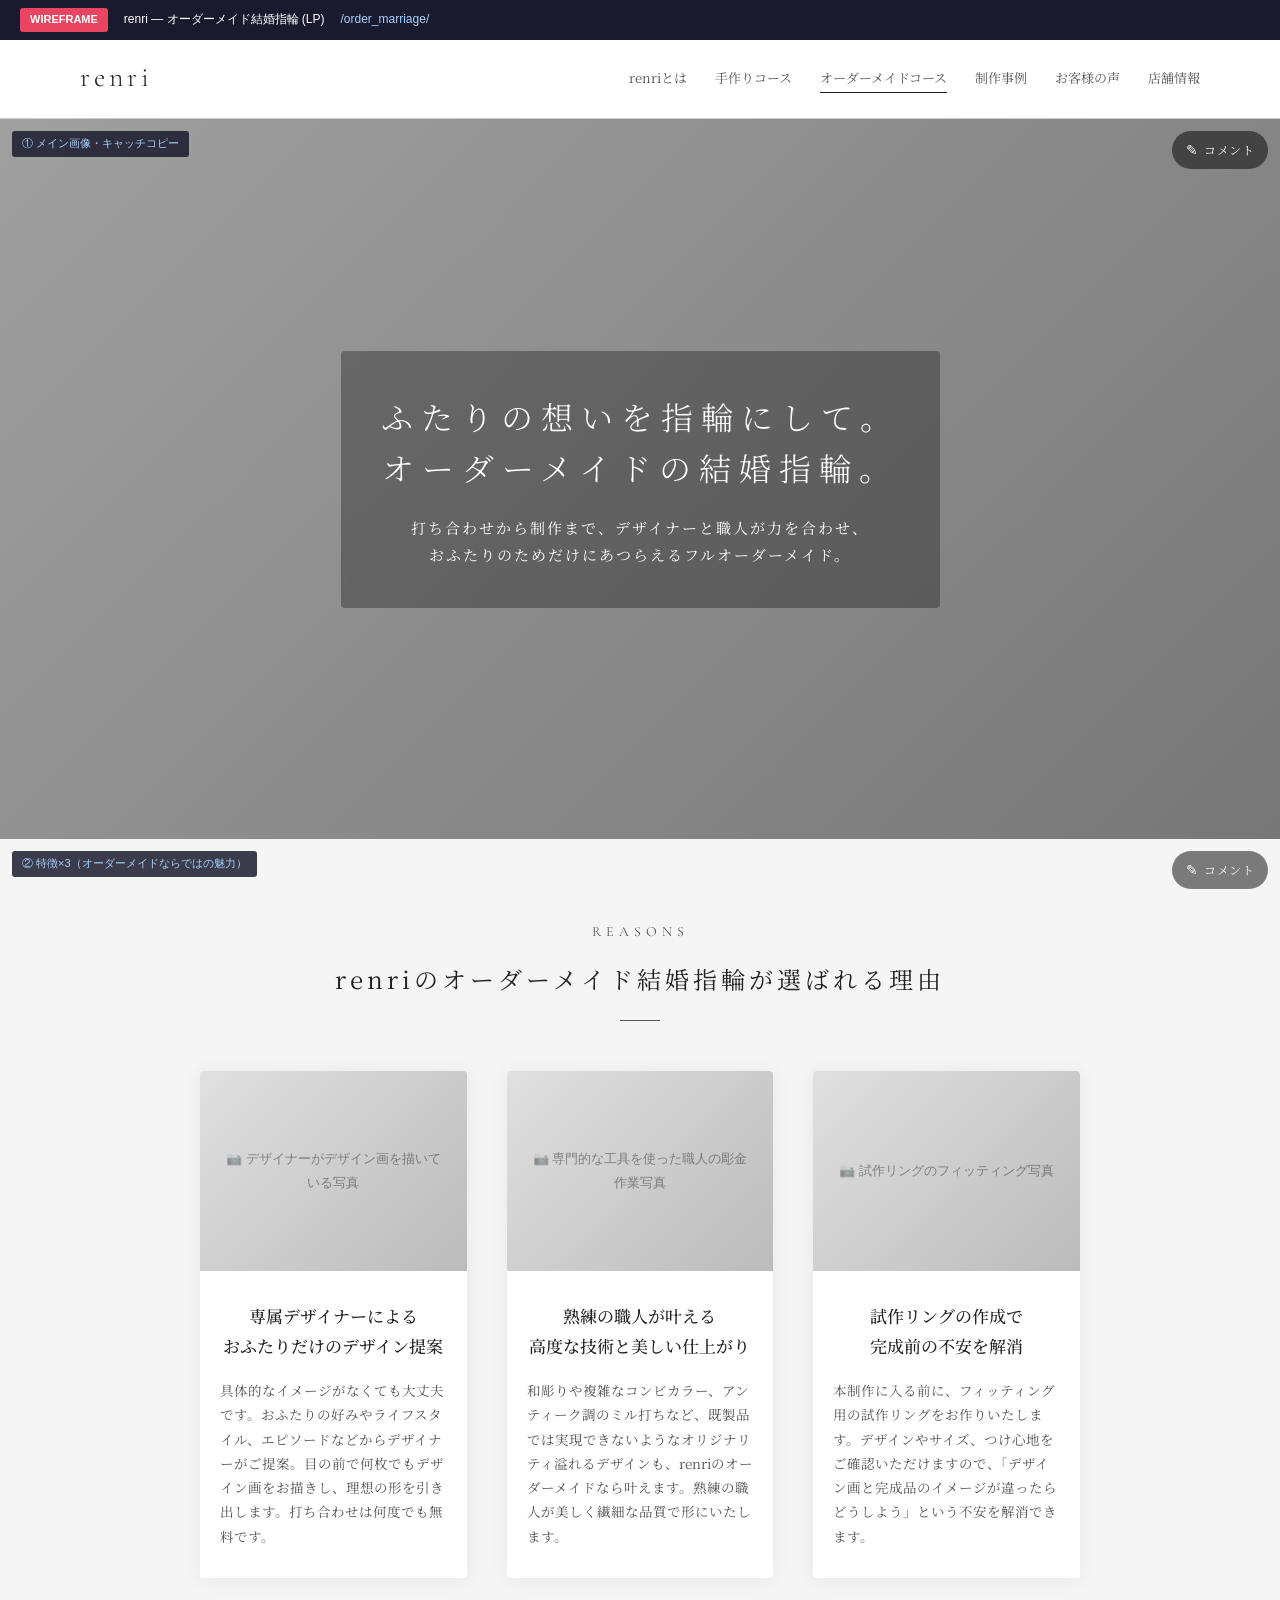
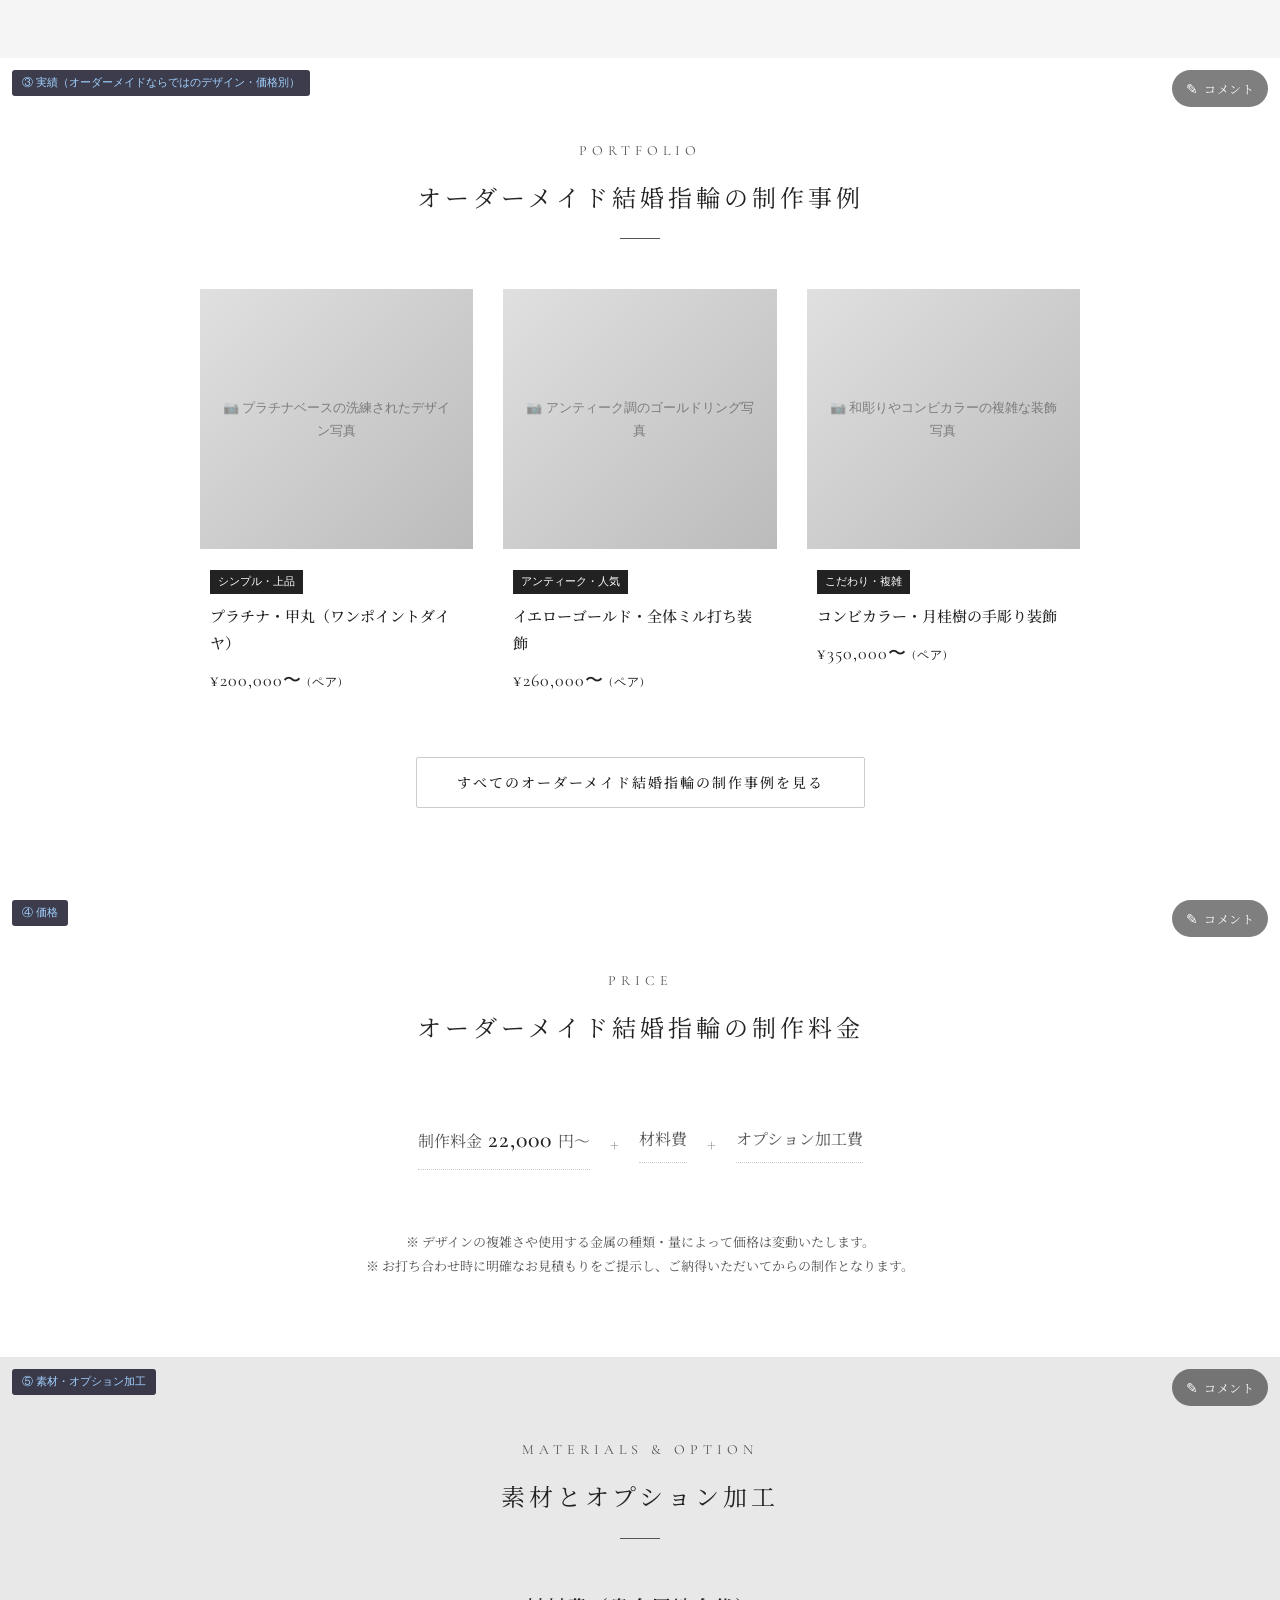
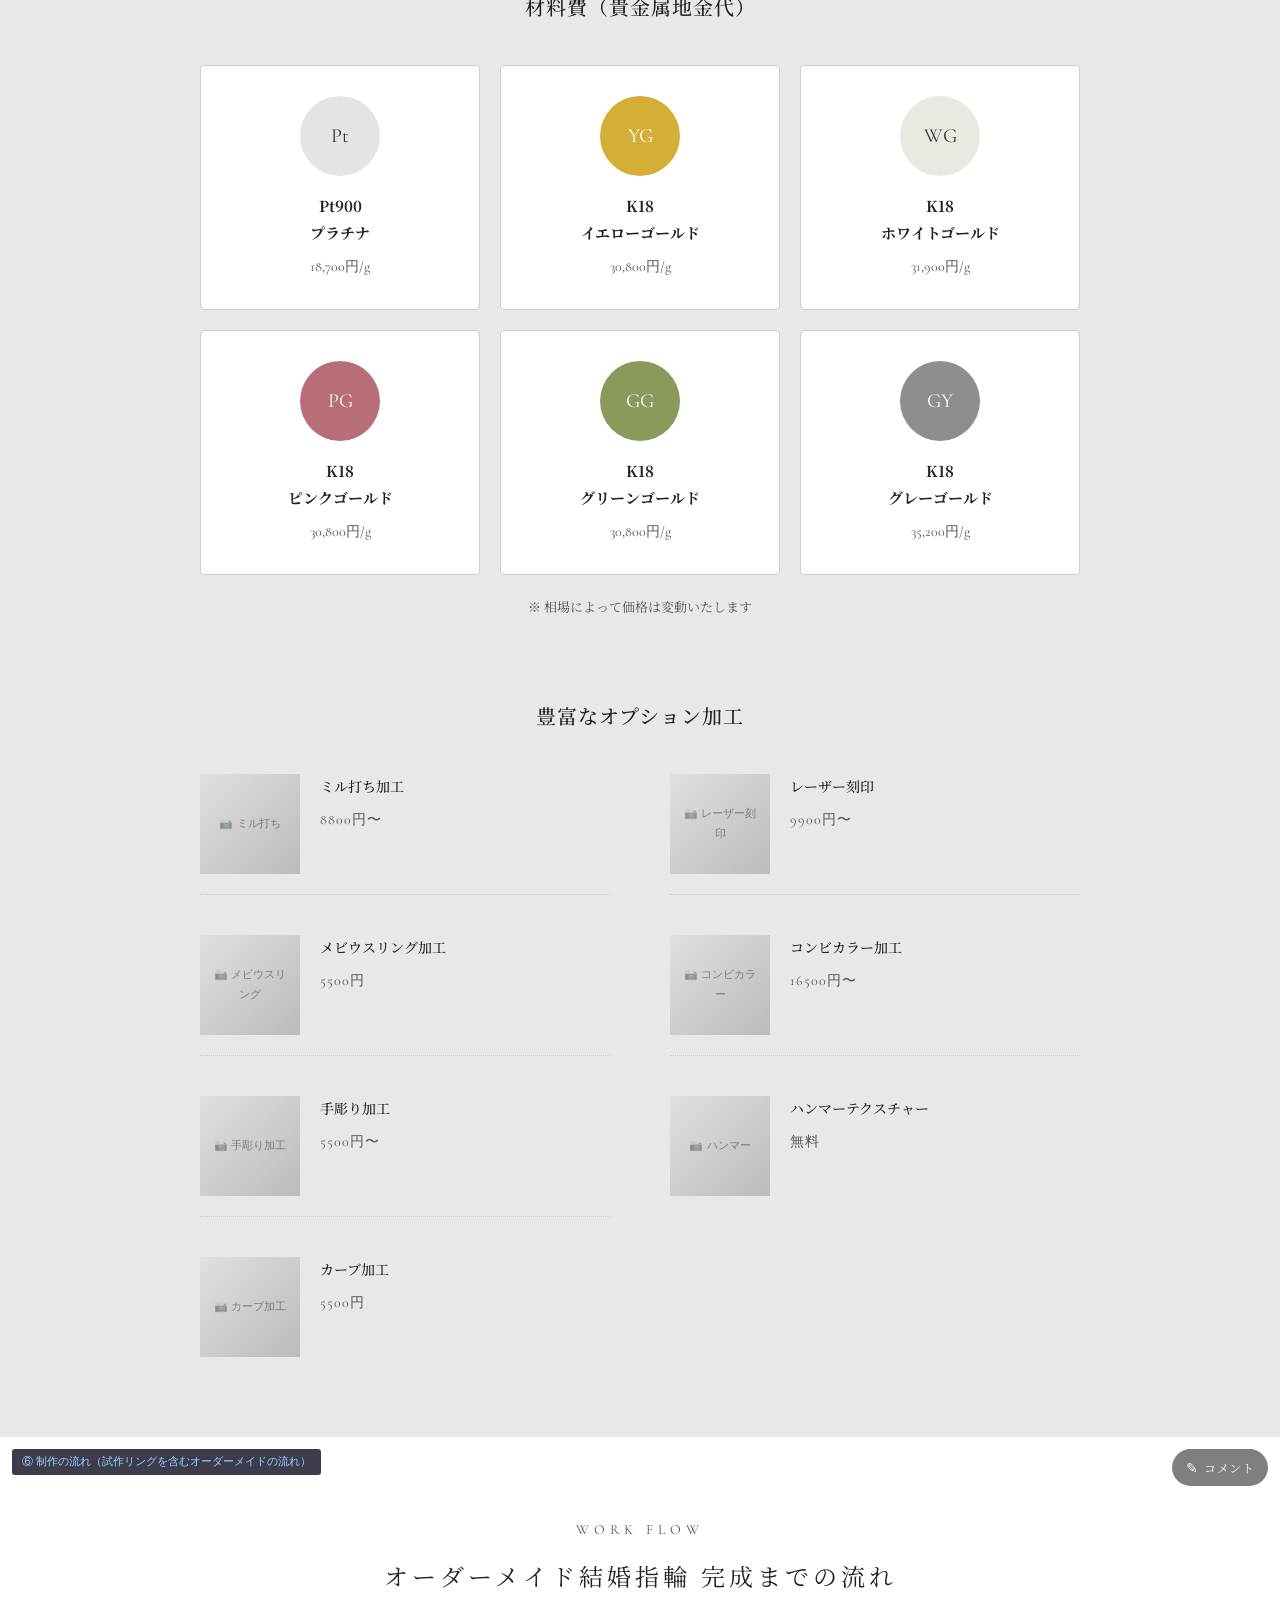
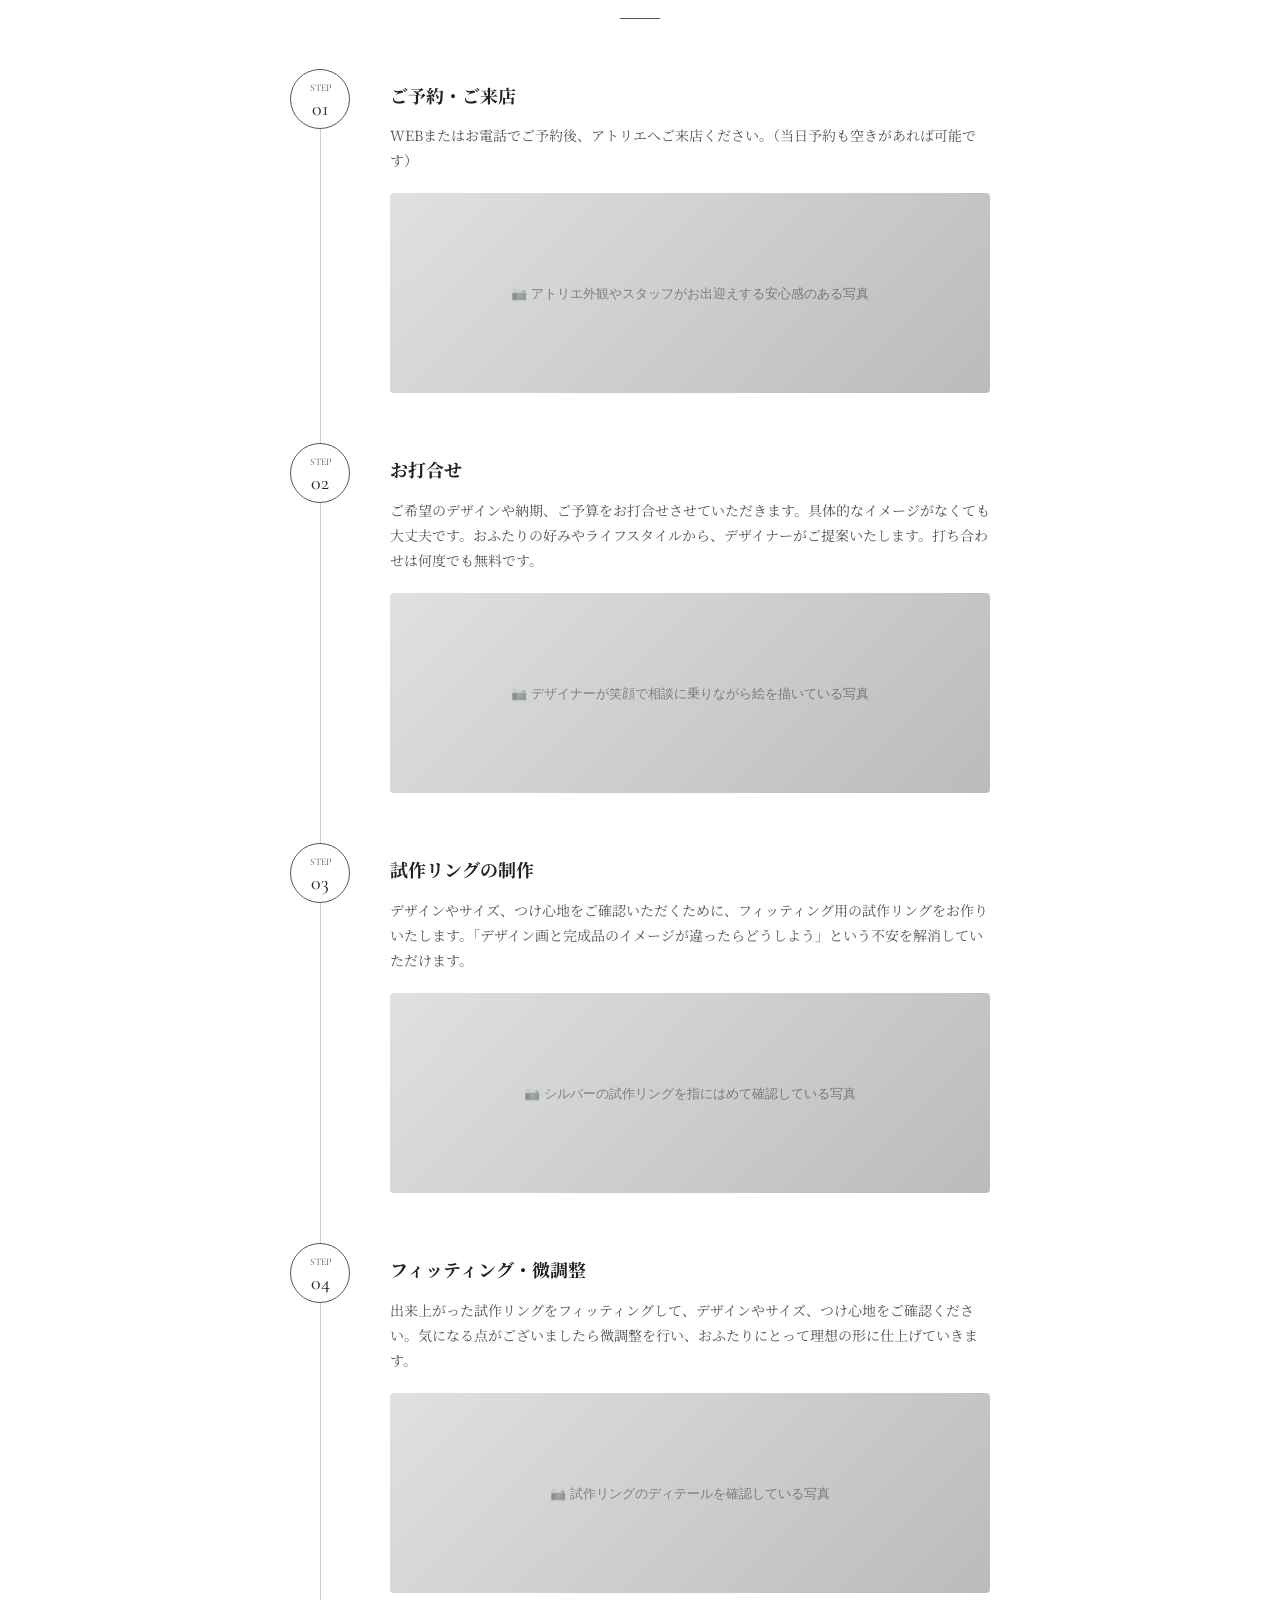
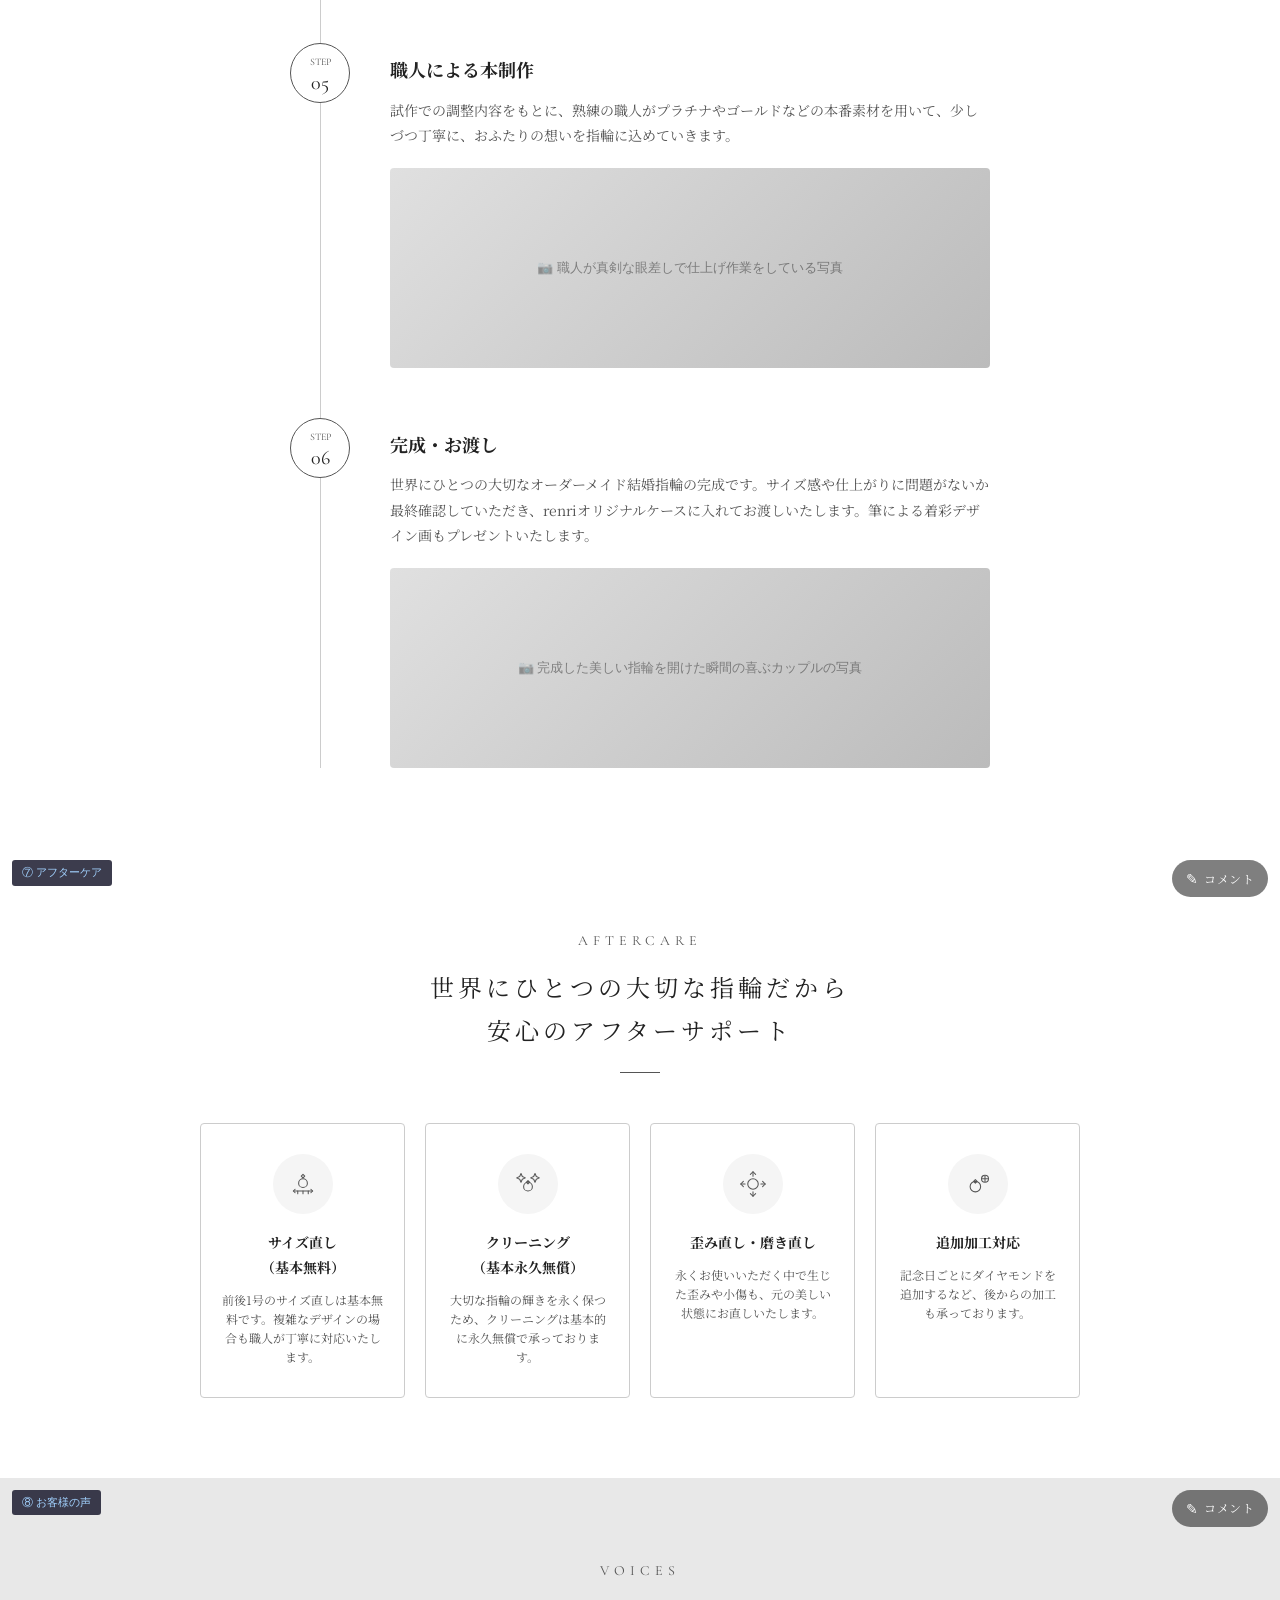
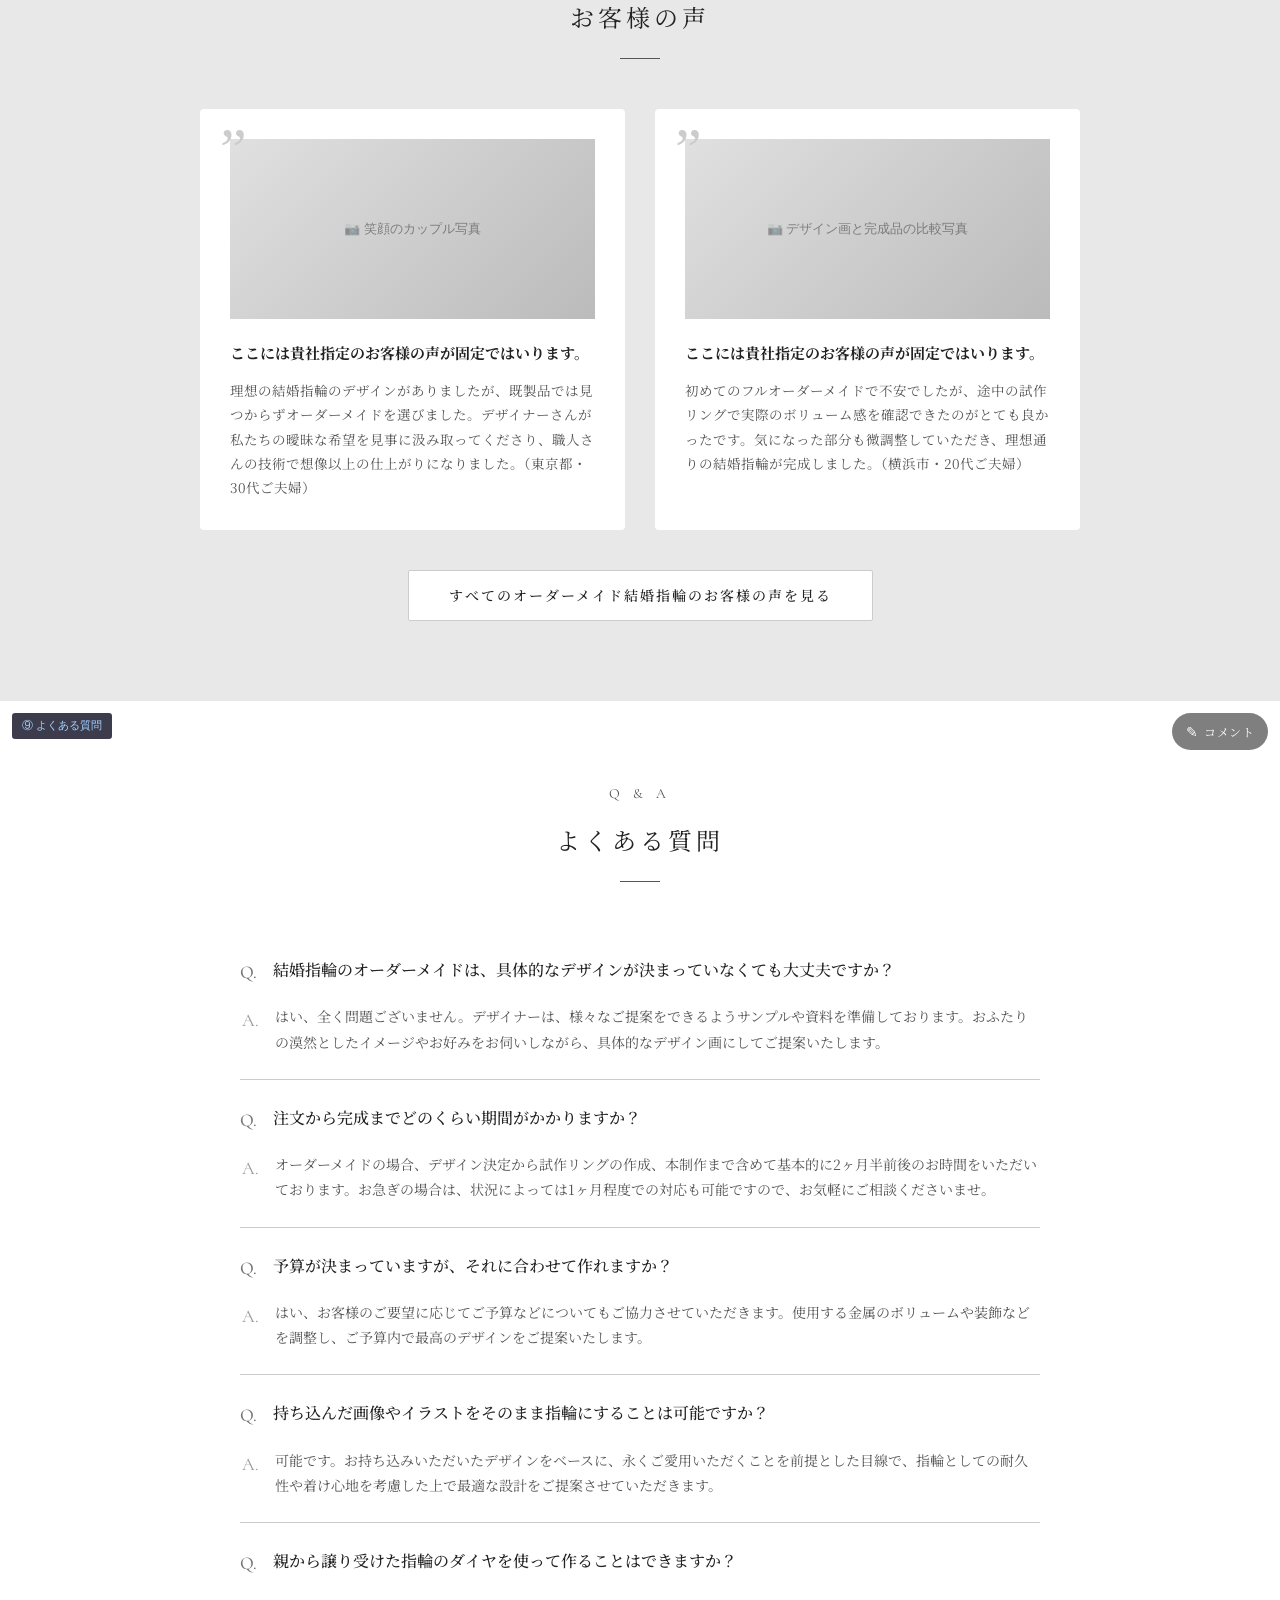
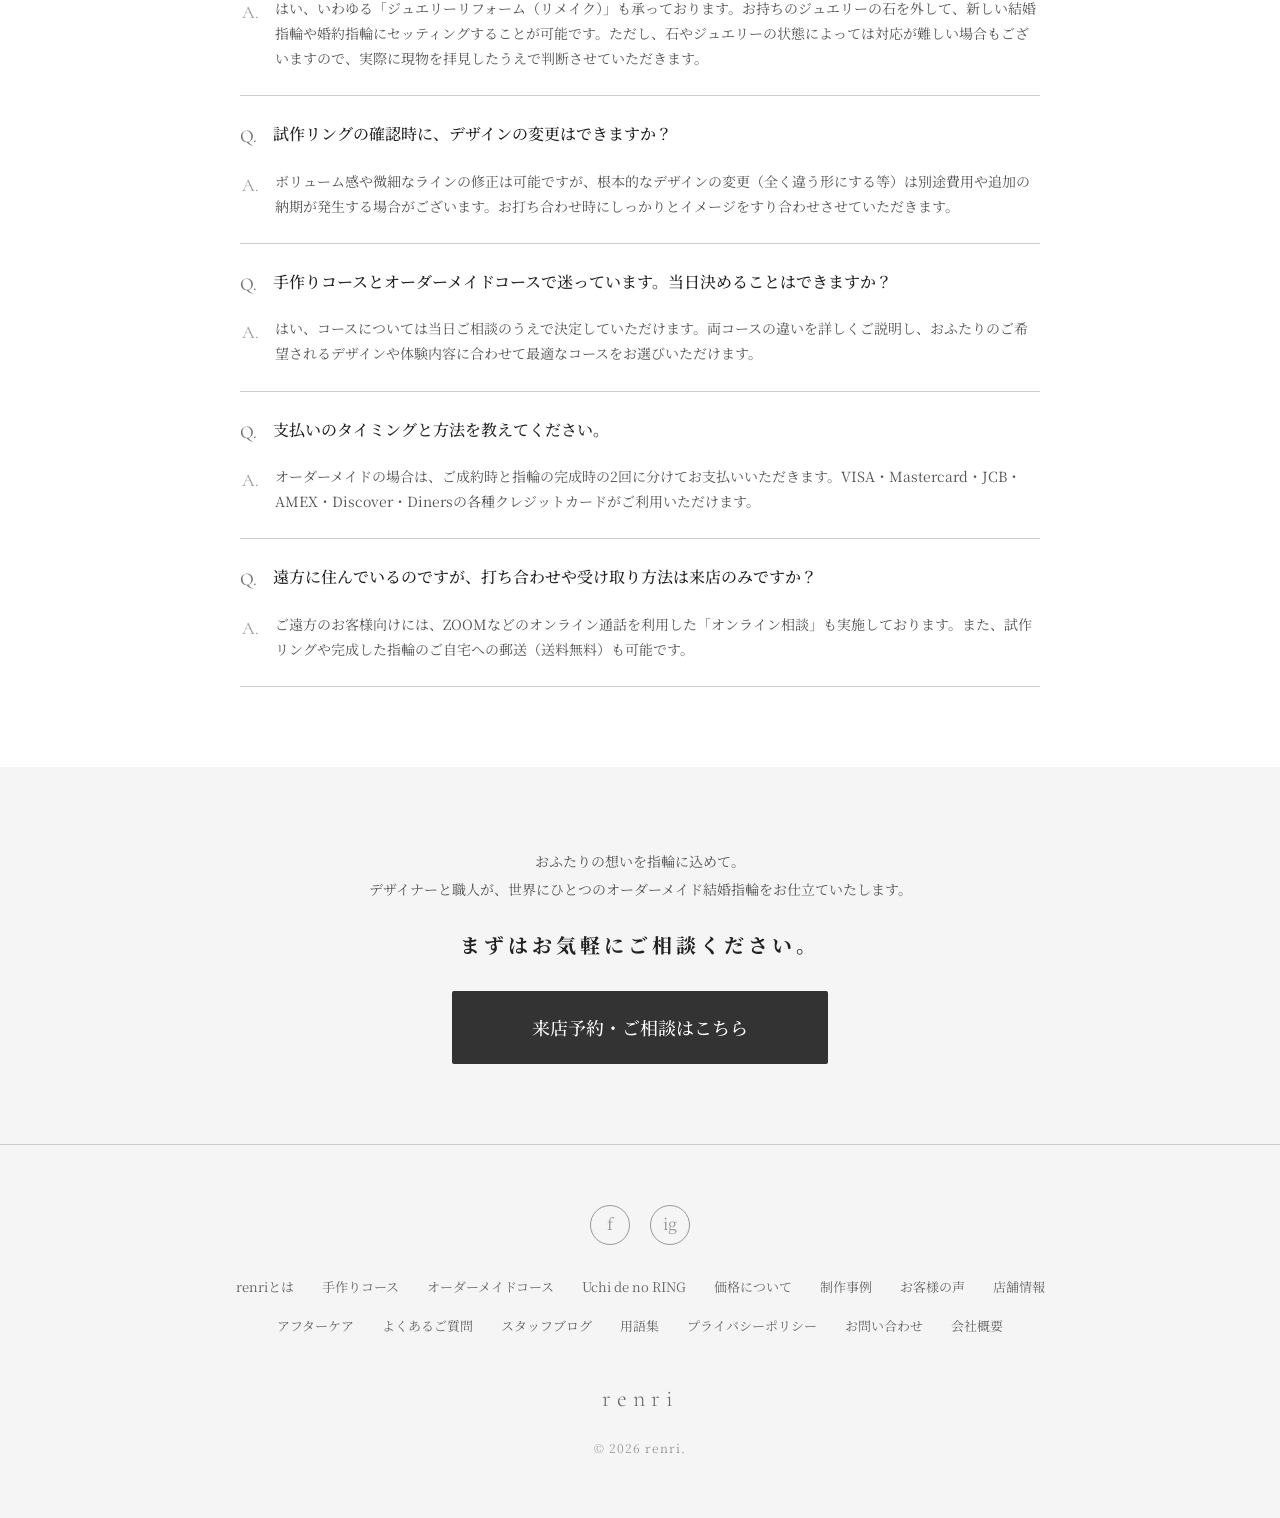
<file: wireframe_work/ordermade_marriage_wireframe_v2.html>
<!DOCTYPE html>
<html lang="ja">
<head>
  <meta charset="UTF-8">
  <meta name="viewport" content="width=device-width, initial-scale=1.0">
  <title>結婚指輪のオーダーメイド | 横浜 renri（レンリ）フルオーダーメイド結婚指輪</title>
  <link rel="preconnect" href="https://fonts.googleapis.com">
  <link href="https://fonts.googleapis.com/css2?family=Noto+Serif+JP:wght@300;400;500;600;700&family=Cormorant+Garamond:ital,wght@0,300;0,400;0,500;0,600;1,300;1,400&display=swap" rel="stylesheet">
  <style>
    /* ============================================
       WIREFRAME STYLESHEET — renri オーダーメイド結婚指輪 LP
       ============================================ */

    :root {
      --gold: #555555;
      --gold-light: #777777;
      --gold-dark: #333333;
      --text-primary: #222222;
      --text-secondary: #555555;
      --text-light: #999999;
      --bg-white: #ffffff;
      --bg-cream: #f5f5f5;
      --bg-warm: #e8e8e8;
      --bg-dark: #222222;
      --border-light: #cccccc;
      --shadow-soft: 0 2px 20px rgba(0, 0, 0, 0.06);
      --shadow-card: 0 4px 30px rgba(0, 0, 0, 0.08);
      --serif-jp: 'Noto Serif JP', 'Yu Mincho', '游明朝', serif;
      --serif-en: 'Cormorant Garamond', serif;
      --transition: all 0.3s ease;
    }

    * { margin: 0; padding: 0; box-sizing: border-box; }
    html { scroll-behavior: smooth; }
    body {
      font-family: var(--serif-jp);
      color: var(--text-primary);
      background: var(--bg-white);
      line-height: 1.8;
      font-size: 15px;
      -webkit-font-smoothing: antialiased;
      padding-top: 36px;
    }

    /* ============================================
       WIREFRAME ANNOTATION BAR
       ============================================ */
    .wireframe-bar {
      position: fixed; top: 0; left: 0; right: 0; z-index: 9999;
      background: #1a1a2e; color: #fff; padding: 8px 20px;
      font-family: sans-serif; font-size: 12px; display: flex; align-items: center; gap: 16px;
    }
    .wireframe-bar .badge {
      background: #e94560; color: #fff; padding: 2px 10px; border-radius: 3px; font-weight: 700; font-size: 11px;
    }
    .wireframe-bar .page-path { color: #a2d2ff; font-weight: 500; }
    .section-label {
      position: absolute; top: 12px; left: 12px; background: rgba(26, 26, 46, 0.85);
      color: #a2d2ff; font-family: sans-serif; font-size: 11px; padding: 3px 10px; border-radius: 3px; z-index: 10;
    }

    /* ============================================
       HEADER
       ============================================ */
    .header {
      position: sticky; top: 36px; z-index: 100; background: rgba(255, 255, 255, 0.96); border-bottom: 1px solid var(--border-light);
    }
    .header-inner {
      max-width: 1200px; margin: 0 auto; padding: 16px 40px; display: flex; align-items: center; justify-content: space-between;
    }
    .logo { font-family: var(--serif-en); font-size: 28px; font-weight: 300; letter-spacing: 4px; color: var(--text-primary); text-decoration: none; }
    .nav { display: flex; gap: 28px; align-items: center; }
    .nav a { font-size: 13px; color: var(--text-secondary); text-decoration: none; position: relative; }
    .nav a.active::after { content: ''; position: absolute; bottom: -4px; left: 0; right: 0; height: 1px; background: var(--text-primary); }

    /* ============================================
       SECTION COMMON
       ============================================ */
    section { position: relative; }
    .section-inner { max-width: 960px; margin: 0 auto; padding: 80px 40px; }
    .section-header { text-align: center; margin-bottom: 50px; }
    .section-header .en { font-family: var(--serif-en); font-size: 14px; letter-spacing: 5px; color: var(--text-secondary); margin-bottom: 12px; }
    .section-header h2 { font-size: 24px; font-weight: 400; letter-spacing: 4px; color: var(--text-primary); }
    .section-header .line { width: 40px; height: 1px; background: var(--gold); margin: 20px auto 0; }
    
    .img-placeholder {
      background: linear-gradient(135deg, #e0e0e0, #bbbbbb); display: flex; align-items: center; justify-content: center; color: rgba(0,0,0,0.4); font-family: sans-serif; font-size: 13px; text-align: center; padding: 20px;
    }

    /* ============================================
       1. HERO & INTRO
       ============================================ */
    .hero { height: 80vh; min-height: 500px; display: flex; align-items: center; justify-content: center; position: relative; }
    .hero .img-placeholder { position: absolute; inset: 0; font-size: 16px; }
    .hero-copy { position: relative; z-index: 2; text-align: center; color: #fff; background: rgba(0,0,0,0.3); padding: 40px; border-radius: 4px; backdrop-filter: blur(4px); }
    .hero-copy h1 { font-size: 32px; font-weight: 300; letter-spacing: 8px; line-height: 1.6; margin-bottom: 20px; }
    .hero-copy p { font-size: 15px; letter-spacing: 2px; }

    /* ============================================
       2. FEATURES (選ばれる理由)
       ============================================ */
    .features { background: var(--bg-cream); }
    .features-grid { display: grid; grid-template-columns: repeat(3, 1fr); gap: 40px; }
    .feature-card { background: var(--bg-white); border-radius: 4px; overflow: hidden; box-shadow: var(--shadow-soft); text-align: center; }
    .feature-card .img-placeholder { height: 200px; }
    .feature-body { padding: 30px 20px; }
    .feature-body h3 { font-size: 17px; margin-bottom: 16px; font-weight: 500; }
    .feature-body p { font-size: 13.5px; color: var(--text-secondary); line-height: 1.8; text-align: left; }

    /* ============================================
       3. PORTFOLIO (実績)
       ============================================ */
    .portfolio { background: var(--bg-white); }
    .portfolio-grid { display: grid; grid-template-columns: repeat(3, 1fr); gap: 30px; }
    .portfolio-card { margin-bottom: 20px; }
    .portfolio-card .img-placeholder { height: 260px; margin-bottom: 16px; }
    .portfolio-info { padding: 0 10px; }
    .portfolio-price-tag { display: inline-block; background: var(--bg-dark); color: #fff; font-size: 11px; font-family: sans-serif; padding: 2px 8px; margin-bottom: 8px; }
    .portfolio-info h4 { font-size: 15px; margin-bottom: 8px; font-weight: 500; }
    .portfolio-info .price { font-family: var(--serif-en); font-size: 18px; letter-spacing: 1px; color: var(--text-primary); }

    /* ============================================
       4. MATERIALS & OPTIONS (素材・加工)
       ============================================ */
    .options { background: var(--bg-warm); }
    
    .subsection-title { text-align: center; font-size: 20px; margin-bottom: 40px; font-weight: 500; letter-spacing: 1px; }
    
    .materials-section { margin-bottom: 80px; }
    .materials-grid { display: grid; grid-template-columns: repeat(4, 1fr); gap: 20px; margin-bottom: 16px; }
    .material-card { border: 1px solid var(--border-light); padding: 30px 20px; text-align: center; border-radius: 4px; background: var(--bg-white); }
    .material-card .circle { width: 80px; height: 80px; border-radius: 50%; background: #ccc; margin: 0 auto 16px; display: flex; align-items: center; justify-content: center; font-family: var(--serif-en); font-size: 20px; }
    .material-card h4 { font-size: 15px; margin-bottom: 8px; }
    .material-note { text-align: center; font-size: 13px; color: var(--text-secondary); }
    
    .options-grid { display: grid; grid-template-columns: 1fr 1fr; gap: 40px 60px; }
    .option-item { display: flex; gap: 20px; align-items: flex-start; border-bottom: 1px dotted var(--border-light); padding-bottom: 20px; }
    .option-item:nth-last-child(-n+2) { border-bottom: none; padding-bottom: 0; }
    .option-item .img-placeholder { width: 100px; height: 100px; flex-shrink: 0; font-size: 11px; padding: 10px; }
    .option-info h4 { font-size: 14px; margin-bottom: 8px; font-weight: 500; }
    .option-info .price { font-family: var(--serif-en); font-size: 14px; letter-spacing: 1px; color: var(--text-secondary); }

    /* ============================================
       5. FLOW (制作の流れ)
       ============================================ */
    .flow { background: var(--bg-white); }
    .flow-steps { max-width: 700px; margin: 0 auto; position: relative; }
    .flow-steps::before { content: ''; position: absolute; left: 30px; top: 0; bottom: 0; width: 1px; background: var(--border-light); }
    .flow-step { display: flex; gap: 40px; margin-bottom: 50px; position: relative; }
    .flow-step:last-child { margin-bottom: 0; }
    .step-num { width: 60px; height: 60px; background: var(--bg-white); border: 1px solid var(--gold); border-radius: 50%; display: flex; flex-direction: column; align-items: center; justify-content: center; z-index: 2; flex-shrink: 0; }
    .step-num span:first-child { font-family: var(--serif-en); font-size: 10px; color: var(--text-secondary); }
    .step-num span:last-child { font-family: var(--serif-en); font-size: 20px; line-height: 1; margin-top: 2px; }
    .step-content { flex-grow: 1; padding-top: 10px; }
    .step-content h3 { font-size: 18px; margin-bottom: 12px; }
    .step-content p { font-size: 14px; color: var(--text-secondary); margin-bottom: 20px; }
    .step-content .img-placeholder { height: 200px; border-radius: 4px; }

    /* ============================================
       6. PRICE (価格)
       ============================================ */
    .pricing { background: var(--bg-white); }
    .price-formula { display: flex; align-items: center; justify-content: center; gap: 20px; flex-wrap: wrap; margin: 40px 0; padding: 20px 0; }
    .price-part { display: flex; align-items: baseline; gap: 6px; font-size: 16px; color: var(--text-secondary); border-bottom: 1px dotted var(--border-light); padding-bottom: 8px; }
    .price-part .val { font-family: var(--serif-en); font-size: 24px; font-weight: 500; letter-spacing: 1px; color: var(--text-primary); }
    .price-plus { color: var(--text-light); }

    /* ============================================
       7. AFTERCARE (アフターサービス)
       ============================================ */
    .aftercare { background: var(--bg-white); }
    .aftercare-grid { display: grid; grid-template-columns: repeat(4, 1fr); gap: 20px; }
    .aftercare-item { border: 1px solid var(--border-light); padding: 30px 20px; text-align: center; border-radius: 4px; }
    .aftercare-item .img-placeholder { width: 60px; height: 60px; border-radius: 50%; margin: 0 auto 16px; }
    .aftercare-item .aftercare-icon { width: 60px; height: 60px; border-radius: 50%; margin: 0 auto 16px; background: var(--bg-cream); display: flex; align-items: center; justify-content: center; }
    .aftercare-item .aftercare-icon svg { width: 28px; height: 28px; stroke: var(--text-secondary); stroke-width: 1.2; fill: none; stroke-linecap: round; stroke-linejoin: round; }
    .aftercare-item h4 { font-size: 14px; margin-bottom: 10px; }
    .aftercare-item p { font-size: 12px; color: var(--text-secondary); line-height: 1.6; }

    /* ============================================
       8. VOICES (お客様の声)
       ============================================ */
    .voices { background: var(--bg-warm); }
    .voice-grid { display: grid; grid-template-columns: 1fr 1fr; gap: 30px; }
    .voice-card { background: var(--bg-white); padding: 30px; border-radius: 4px; position: relative; }
    .voice-card::before { content: '”'; position: absolute; top: 10px; left: 20px; font-size: 60px; font-family: serif; color: var(--border-light); line-height: 1; }
    .voice-card .img-placeholder { height: 180px; margin-bottom: 20px; }
    .voice-card h4 { font-size: 15px; margin-bottom: 12px; position: relative; z-index: 1; }
    .voice-card p { font-size: 13.5px; color: var(--text-secondary); }

    /* ============================================
       9. FAQ (よくある質問)
       ============================================ */
    .faq { background: var(--bg-white); }
    .faq-list { max-width: 800px; margin: 0 auto; }
    .faq-item { border-bottom: 1px solid var(--border-light); padding: 24px 0; }
    .faq-q { display: flex; gap: 16px; font-size: 16px; font-weight: 500; cursor: pointer; }
    .faq-q::before { content: 'Q.'; color: var(--gold-light); font-family: var(--serif-en); font-size: 18px; }
    .faq-a { display: flex; gap: 16px; font-size: 14px; color: var(--text-secondary); margin-top: 16px; padding-left: 2px; }
    .faq-a::before { content: 'A.'; color: var(--text-light); font-family: var(--serif-en); font-size: 18px; }

    /* ============================================
       10. Normal CTA
       ============================================ */
    .btn-reserve { background: var(--gold-dark); color: #fff; text-decoration: none; font-weight: 500; transition: var(--transition); display: inline-block; border-radius: 2px; }
    .btn-reserve:hover { background: #111; }

    @media (max-width: 768px) {
      .features-grid, .portfolio-grid, .options-grid, .voice-grid { grid-template-columns: 1fr; }
      .materials-grid, .aftercare-grid { grid-template-columns: 1fr 1fr; }
      .hero-copy h1 { font-size: 24px; }
      .flow-step { gap: 20px; }
      .flow-steps::before { left: 20px; }
      .step-num { width: 40px; height: 40px; }
      .step-num span:first-child { display: none; }
      .step-num span:last-child { font-size: 16px; margin-top: 0; }
    }

    /* ============================================
       FEEDBACK BUTTON
       ============================================ */
    .feedback-btn {
      position: absolute;
      top: 12px;
      right: 12px;
      z-index: 50;
      display: inline-flex;
      align-items: center;
      gap: 6px;
      padding: 6px 14px;
      font-size: 12px;
      color: #fff;
      background: rgba(0,0,0,0.5);
      border: none;
      border-radius: 20px;
      cursor: pointer;
      text-decoration: none;
      transition: background 0.3s ease;
      letter-spacing: 0.5px;
    }
    .feedback-btn:hover {
      background: rgba(0,0,0,0.75);
    }
    .feedback-btn::before {
      content: "\270E";
      font-size: 14px;
    }

    /* ============================================
       ANIMATIONS
       ============================================ */
    @keyframes heroFadeIn {
      from { opacity: 0; transform: translateY(16px); }
      to   { opacity: 1; transform: translateY(0); }
    }
    .hero-copy { animation: heroFadeIn 1s ease-out 0.4s both; }
    .fade-in { opacity: 0; transform: translateY(20px); transition: opacity 0.7s ease-out, transform 0.7s ease-out; }
    .fade-in.is-visible { opacity: 1; transform: translateY(0); }
    .fade-in-d1 { transition-delay: 0.25s; }
    .fade-in-d2 { transition-delay: 0.5s; }
    @media (prefers-reduced-motion: reduce) {
      .hero-copy { animation: none; }
      .fade-in { opacity: 1; transform: none; transition: none; }
    }
  </style>
</head>
<body>

  <div class="wireframe-bar">
    <span class="badge">WIREFRAME</span>
    <span>renri — オーダーメイド結婚指輪 (LP)</span>
    <span class="page-path">/order_marriage/</span>
  </div>

  <header class="header">
    <div class="header-inner">
      <a href="/" class="logo">renri</a>
      <nav class="nav">
        <a href="#">renriとは</a>
        <a href="/handmade/">手作りコース</a>
        <a href="/ordermade/" class="active">オーダーメイドコース</a>
        <a href="#">制作事例</a>
        <a href="#">お客様の声</a>
        <a href="#">店舗情報</a>
      </nav>
    </div>
  </header>

  <!-- 1. メイン画像・キャッチコピー -->
  <section class="hero" id="hero" style="position:relative;">
    <span class="section-label">① メイン画像・キャッチコピー</span>
    <a class="feedback-btn" href="https://docs.google.com/forms/d/e/1FAIpQLSdng4duvxeCLjISMwoLjmrbeZHqcrqMwZlL4x6c9Ne3mf_7eg/viewform?entry.376704624=オーダーメイド結婚指輪&entry.1525828345=①メイン画像・キャッチコピー" target="_blank">コメント</a>
    <div class="img-placeholder" style="background: linear-gradient(135deg, #a0a0a0, #777777); color: #fff;">
    </div>
    <div class="hero-copy">
      <h1>ふたりの想いを指輪にして。<br>オーダーメイドの結婚指輪。</h1>
      <p>打ち合わせから制作まで、デザイナーと職人が力を合わせ、<br>おふたりのためだけにあつらえるフルオーダーメイド。</p>
    </div>
  </section>

  <!-- 2. 選ばれる理由（特徴x3） -->
  <section class="features" style="position:relative;">
    <span class="section-label">② 特徴×3（オーダーメイドならではの魅力）</span>
    <a class="feedback-btn" href="https://docs.google.com/forms/d/e/1FAIpQLSdng4duvxeCLjISMwoLjmrbeZHqcrqMwZlL4x6c9Ne3mf_7eg/viewform?entry.376704624=オーダーメイド結婚指輪&entry.1525828345=②特徴×3" target="_blank">コメント</a>
    <div class="section-inner">
      <div class="section-header fade-in">
        <div class="en">REASONS</div>
        <h2>renriのオーダーメイド結婚指輪が選ばれる理由</h2>
        <div class="line"></div>
      </div>
      <div class="features-grid">
        <div class="feature-card fade-in">
          <div class="img-placeholder">📷 デザイナーがデザイン画を描いている写真</div>
          <div class="feature-body">
            <h3>専属デザイナーによる<br>おふたりだけのデザイン提案</h3>
            <p>具体的なイメージがなくても大丈夫です。おふたりの好みやライフスタイル、エピソードなどからデザイナーがご提案。目の前で何枚でもデザイン画をお描きし、理想の形を引き出します。打ち合わせは何度でも無料です。</p>
          </div>
        </div>
        <div class="feature-card fade-in fade-in-d1">
          <div class="img-placeholder">📷 専門的な工具を使った職人の彫金作業写真</div>
          <div class="feature-body">
            <h3>熟練の職人が叶える<br>高度な技術と美しい仕上がり</h3>
            <p>和彫りや複雑なコンビカラー、アンティーク調のミル打ちなど、既製品では実現できないようなオリジナリティ溢れるデザインも、renriのオーダーメイドなら叶えます。熟練の職人が美しく繊細な品質で形にいたします。</p>
          </div>
        </div>
        <div class="feature-card fade-in fade-in-d2">
          <div class="img-placeholder">📷 試作リングのフィッティング写真</div>
          <div class="feature-body">
            <h3>試作リングの作成で<br>完成前の不安を解消</h3>
            <p>本制作に入る前に、フィッティング用の試作リングをお作りいたします。デザインやサイズ、つけ心地をご確認いただけますので、「デザイン画と完成品のイメージが違ったらどうしよう」という不安を解消できます。</p>
          </div>
        </div>
      </div>
    </div>
  </section>

  <!-- 3. 実績（高品質感・低中高価格） -->
  <section class="portfolio" style="position:relative;">
    <span class="section-label">③ 実績（オーダーメイドならではのデザイン・価格別）</span>
    <a class="feedback-btn" href="https://docs.google.com/forms/d/e/1FAIpQLSdng4duvxeCLjISMwoLjmrbeZHqcrqMwZlL4x6c9Ne3mf_7eg/viewform?entry.376704624=オーダーメイド結婚指輪&entry.1525828345=③実績" target="_blank">コメント</a>
    <div class="section-inner">
      <div class="section-header fade-in">
        <div class="en">PORTFOLIO</div>
        <h2>オーダーメイド結婚指輪の制作事例</h2>
        <div class="line"></div>
      </div>
      <div class="portfolio-grid">
        
        <div class="portfolio-card fade-in">
          <div class="img-placeholder">📷 プラチナベースの洗練されたデザイン写真</div>
          <div class="portfolio-info">
            <span class="portfolio-price-tag">シンプル・上品</span>
            <h4>プラチナ・甲丸（ワンポイントダイヤ）</h4>
            <div class="price">¥200,000〜 <span style="font-size:12px;">(ペア)</span></div>
          </div>
        </div>

        <div class="portfolio-card fade-in fade-in-d1">
          <div class="img-placeholder">📷 アンティーク調のゴールドリング写真</div>
          <div class="portfolio-info">
            <span class="portfolio-price-tag">アンティーク・人気</span>
            <h4>イエローゴールド・全体ミル打ち装飾</h4>
            <div class="price">¥260,000〜 <span style="font-size:12px;">(ペア)</span></div>
          </div>
        </div>

        <div class="portfolio-card fade-in fade-in-d2">
          <div class="img-placeholder">📷 和彫りやコンビカラーの複雑な装飾写真</div>
          <div class="portfolio-info">
            <span class="portfolio-price-tag">こだわり・複雑</span>
            <h4>コンビカラー・月桂樹の手彫り装飾</h4>
            <div class="price">¥350,000〜 <span style="font-size:12px;">(ペア)</span></div>
          </div>
        </div>

      </div>
      <div class="fade-in fade-in-d1" style="text-align: center; margin-top: 40px;">
        <a href="https://renri.jp/case" class="btn-reserve" style="background: var(--bg-white); color: var(--text-primary); border: 1px solid var(--border-light); padding: 12px 40px; font-size: 14px; letter-spacing: 2px;">すべてのオーダーメイド結婚指輪の制作事例を見る</a>
      </div>
    </div>
  </section>

  <!-- 4. 価格 -->
  <section class="pricing" style="position:relative;">
    <span class="section-label">④ 価格</span>
    <a class="feedback-btn" href="https://docs.google.com/forms/d/e/1FAIpQLSdng4duvxeCLjISMwoLjmrbeZHqcrqMwZlL4x6c9Ne3mf_7eg/viewform?entry.376704624=オーダーメイド結婚指輪&entry.1525828345=④価格" target="_blank">コメント</a>
    <div class="section-inner">
      <div class="section-header fade-in">
        <div class="en">PRICE</div>
        <h2>オーダーメイド結婚指輪の制作料金</h2>
      </div>
      <div class="price-formula fade-in fade-in-d1">
        <div class="price-part">制作料金 <span class="val">22,000</span> 円〜</div>
        <div class="price-plus">+</div>
        <div class="price-part">材料費</div>
        <div class="price-plus">+</div>
        <div class="price-part">オプション加工費</div>
      </div>
      <p style="text-align: center; font-size: 13px; color: var(--text-secondary); margin-top: 16px;">※ デザインの複雑さや使用する金属の種類・量によって価格は変動いたします。<br>※ お打ち合わせ時に明確なお見積もりをご提示し、ご納得いただいてからの制作となります。</p>
    </div>
  </section>

  <!-- 5. 素材・オプション加工 -->
  <section class="options" style="position:relative;">
    <span class="section-label">⑤ 素材・オプション加工</span>
    <a class="feedback-btn" href="https://docs.google.com/forms/d/e/1FAIpQLSdng4duvxeCLjISMwoLjmrbeZHqcrqMwZlL4x6c9Ne3mf_7eg/viewform?entry.376704624=オーダーメイド結婚指輪&entry.1525828345=⑤素材・オプション" target="_blank">コメント</a>
    <div class="section-inner">
      <div class="section-header fade-in">
        <div class="en">MATERIALS & OPTION</div>
        <h2>素材とオプション加工</h2>
        <div class="line"></div>
      </div>

      <div class="materials-section fade-in">
        <h3 class="subsection-title">材料費（貴金属地金代）</h3>
        <div class="materials-grid" style="grid-template-columns: repeat(3, 1fr);">
          <div class="material-card">
            <div class="circle" style="background:#e5e4e2; color:#333;">Pt</div>
            <h4>Pt900<br>プラチナ</h4>
            <div class="price" style="font-family: var(--serif-en); font-size: 14px; margin-top: 8px; color: var(--text-secondary);">18,700円/g</div>
          </div>
          <div class="material-card">
            <div class="circle" style="background:#d4af37; color:#fff;">YG</div>
            <h4>K18<br>イエローゴールド</h4>
            <div class="price" style="font-family: var(--serif-en); font-size: 14px; margin-top: 8px; color: var(--text-secondary);">30,800円/g</div>
          </div>
          <div class="material-card">
            <div class="circle" style="background:#e8e9e1; color:#333;">WG</div>
            <h4>K18<br>ホワイトゴールド</h4>
            <div class="price" style="font-family: var(--serif-en); font-size: 14px; margin-top: 8px; color: var(--text-secondary);">31,900円/g</div>
          </div>
          <div class="material-card">
            <div class="circle" style="background:#b76e79; color:#fff;">PG</div>
            <h4>K18<br>ピンクゴールド</h4>
            <div class="price" style="font-family: var(--serif-en); font-size: 14px; margin-top: 8px; color: var(--text-secondary);">30,800円/g</div>
          </div>
          <div class="material-card">
            <div class="circle" style="background:#8a9a5b; color:#fff;">GG</div>
            <h4>K18<br>グリーンゴールド</h4>
            <div class="price" style="font-family: var(--serif-en); font-size: 14px; margin-top: 8px; color: var(--text-secondary);">30,800円/g</div>
          </div>
          <div class="material-card">
            <div class="circle" style="background:#8e8e8e; color:#fff;">GY</div>
            <h4>K18<br>グレーゴールド</h4>
            <div class="price" style="font-family: var(--serif-en); font-size: 14px; margin-top: 8px; color: var(--text-secondary);">35,200円/g</div>
          </div>
        </div>
        <p class="material-note" style="margin-top: 20px;">※ 相場によって価格は変動いたします</p>
      </div>

      <h3 class="subsection-title">豊富なオプション加工</h3>
      <div class="options-grid fade-in">

        <div class="option-item">
          <div class="img-placeholder">📷 ミル打ち</div>
          <div class="option-info">
            <h4>ミル打ち加工</h4>
            <div class="price">8800円〜</div>
          </div>
        </div>

        <div class="option-item">
          <div class="img-placeholder">📷 レーザー刻印</div>
          <div class="option-info">
            <h4>レーザー刻印</h4>
            <div class="price">9900円〜</div>
          </div>
        </div>

        <div class="option-item">
          <div class="img-placeholder">📷 メビウスリング</div>
          <div class="option-info">
            <h4>メビウスリング加工</h4>
            <div class="price">5500円</div>
          </div>
        </div>

        <div class="option-item">
          <div class="img-placeholder">📷 コンビカラー</div>
          <div class="option-info">
            <h4>コンビカラー加工</h4>
            <div class="price">16500円〜</div>
          </div>
        </div>

        <div class="option-item">
          <div class="img-placeholder">📷 手彫り加工</div>
          <div class="option-info">
            <h4>手彫り加工</h4>
            <div class="price">5500円〜</div>
          </div>
        </div>

        <div class="option-item">
          <div class="img-placeholder">📷 ハンマー</div>
          <div class="option-info">
            <h4>ハンマーテクスチャー</h4>
            <div class="price">無料</div>
          </div>
        </div>

        <div class="option-item">
          <div class="img-placeholder">📷 カーブ加工</div>
          <div class="option-info">
            <h4>カーブ加工</h4>
            <div class="price">5500円</div>
          </div>
        </div>

      </div>
    </div>
  </section>

  <!-- 6. 制作の流れ -->
  <section class="flow" style="position:relative;">
    <span class="section-label">⑥ 制作の流れ（試作リングを含むオーダーメイドの流れ）</span>
    <a class="feedback-btn" href="https://docs.google.com/forms/d/e/1FAIpQLSdng4duvxeCLjISMwoLjmrbeZHqcrqMwZlL4x6c9Ne3mf_7eg/viewform?entry.376704624=オーダーメイド結婚指輪&entry.1525828345=⑥制作の流れ" target="_blank">コメント</a>
    <div class="section-inner">
      <div class="section-header fade-in">
        <div class="en">WORK FLOW</div>
        <h2>オーダーメイド結婚指輪 完成までの流れ</h2>
        <div class="line"></div>
      </div>
      <div class="flow-steps">

        <div class="flow-step fade-in">
          <div class="step-num"><span>STEP</span><span>01</span></div>
          <div class="step-content">
            <h3>ご予約・ご来店</h3>
            <p>WEBまたはお電話でご予約後、アトリエへご来店ください。（当日予約も空きがあれば可能です）</p>
            <div class="img-placeholder">📷 アトリエ外観やスタッフがお出迎えする安心感のある写真</div>
          </div>
        </div>

        <div class="flow-step fade-in">
          <div class="step-num"><span>STEP</span><span>02</span></div>
          <div class="step-content">
            <h3>お打合せ</h3>
            <p>ご希望のデザインや納期、ご予算をお打合せさせていただきます。具体的なイメージがなくても大丈夫です。おふたりの好みやライフスタイルから、デザイナーがご提案いたします。打ち合わせは何度でも無料です。</p>
            <div class="img-placeholder">📷 デザイナーが笑顔で相談に乗りながら絵を描いている写真</div>
          </div>
        </div>

        <div class="flow-step fade-in">
          <div class="step-num"><span>STEP</span><span>03</span></div>
          <div class="step-content">
            <h3>試作リングの制作</h3>
            <p>デザインやサイズ、つけ心地をご確認いただくために、フィッティング用の試作リングをお作りいたします。「デザイン画と完成品のイメージが違ったらどうしよう」という不安を解消していただけます。</p>
            <div class="img-placeholder">📷 シルバーの試作リングを指にはめて確認している写真</div>
          </div>
        </div>

        <div class="flow-step fade-in">
          <div class="step-num"><span>STEP</span><span>04</span></div>
          <div class="step-content">
            <h3>フィッティング・微調整</h3>
            <p>出来上がった試作リングをフィッティングして、デザインやサイズ、つけ心地をご確認ください。気になる点がございましたら微調整を行い、おふたりにとって理想の形に仕上げていきます。</p>
            <div class="img-placeholder">📷 試作リングのディテールを確認している写真</div>
          </div>
        </div>

        <div class="flow-step fade-in">
          <div class="step-num"><span>STEP</span><span>05</span></div>
          <div class="step-content">
            <h3>職人による本制作</h3>
            <p>試作での調整内容をもとに、熟練の職人がプラチナやゴールドなどの本番素材を用いて、少しづつ丁寧に、おふたりの想いを指輪に込めていきます。</p>
            <div class="img-placeholder">📷 職人が真剣な眼差しで仕上げ作業をしている写真</div>
          </div>
        </div>

        <div class="flow-step fade-in">
          <div class="step-num"><span>STEP</span><span>06</span></div>
          <div class="step-content">
            <h3>完成・お渡し</h3>
            <p>世界にひとつの大切なオーダーメイド結婚指輪の完成です。サイズ感や仕上がりに問題がないか最終確認していただき、renriオリジナルケースに入れてお渡しいたします。筆による着彩デザイン画もプレゼントいたします。</p>
            <div class="img-placeholder">📷 完成した美しい指輪を開けた瞬間の喜ぶカップルの写真</div>
          </div>
        </div>

      </div>
    </div>
  </section>

  <!-- 7. アフターサービス -->
  <section class="aftercare" style="position:relative;">
    <span class="section-label">⑦ アフターケア</span>
    <a class="feedback-btn" href="https://docs.google.com/forms/d/e/1FAIpQLSdng4duvxeCLjISMwoLjmrbeZHqcrqMwZlL4x6c9Ne3mf_7eg/viewform?entry.376704624=オーダーメイド結婚指輪&entry.1525828345=⑦アフターサービス" target="_blank">コメント</a>
    <div class="section-inner">
      <div class="section-header fade-in">
        <div class="en">AFTERCARE</div>
        <h2>世界にひとつの大切な指輪だから<br>安心のアフターサポート</h2>
        <div class="line"></div>
      </div>
      <div class="aftercare-grid">
        <div class="aftercare-item fade-in">
          <div class="aftercare-icon"><svg viewBox="0 0 32 32"><circle cx="16" cy="15" r="5"/><path d="M14 7 L16 5 L18 7 L16 9 Z"/><path d="M5 24 L27 24"/><path d="M7 22 L5 24 L7 26"/><path d="M25 22 L27 24 L25 26"/><path d="M10 24 L10 27"/><path d="M16 24 L16 27"/><path d="M22 24 L22 27"/></svg></div>
          <h4>サイズ直し<br>（基本無料）</h4>
          <p>前後1号のサイズ直しは基本無料です。複雑なデザインの場合も職人が丁寧に対応いたします。</p>
        </div>
        <div class="aftercare-item fade-in fade-in-d1">
          <div class="aftercare-icon"><svg viewBox="0 0 32 32"><circle cx="16" cy="19" r="5"/><path d="M14 14 L16 12 L18 14 L16 16 Z"/><path d="M8 4 L9.5 7.5 L13 9 L9.5 10.5 L8 14 L6.5 10.5 L3 9 L6.5 7.5 Z"/><path d="M24 4 L25.5 7.5 L29 9 L25.5 10.5 L24 14 L22.5 10.5 L19 9 L22.5 7.5 Z"/></svg></div>
          <h4>クリーニング<br>（基本永久無償）</h4>
          <p>大切な指輪の輝きを永く保つため、クリーニングは基本的に永久無償で承っております。</p>
        </div>
        <div class="aftercare-item fade-in fade-in-d2">
          <div class="aftercare-icon"><svg viewBox="0 0 32 32"><circle cx="16" cy="16" r="6"/><path d="M16 2 L16 7"/><path d="M13 5 L16 2 L19 5"/><path d="M16 30 L16 25"/><path d="M13 27 L16 30 L19 27"/><path d="M2 16 L7 16"/><path d="M5 13 L2 16 L5 19"/><path d="M30 16 L25 16"/><path d="M27 13 L30 16 L27 19"/></svg></div>
          <h4>歪み直し・磨き直し</h4>
          <p>永くお使いいただく中で生じた歪みや小傷も、元の美しい状態にお直しいたします。</p>
        </div>
        <div class="aftercare-item fade-in fade-in-d1">
          <div class="aftercare-icon"><svg viewBox="0 0 32 32"><circle cx="13" cy="19" r="6"/><path d="M11 13 L13 11 L15 13 L13 15 Z"/><circle cx="24" cy="10" r="4"/><path d="M24 7 L24 13"/><path d="M21 10 L27 10"/></svg></div>
          <h4>追加加工対応</h4>
          <p>記念日ごとにダイヤモンドを追加するなど、後からの加工も承っております。</p>
        </div>
      </div>
    </div>
  </section>

  <!-- 8. お客様の声 -->
  <section class="voices" style="position:relative;">
    <span class="section-label">⑧ お客様の声</span>
    <a class="feedback-btn" href="https://docs.google.com/forms/d/e/1FAIpQLSdng4duvxeCLjISMwoLjmrbeZHqcrqMwZlL4x6c9Ne3mf_7eg/viewform?entry.376704624=オーダーメイド結婚指輪&entry.1525828345=⑧お客様の声" target="_blank">コメント</a>
    <div class="section-inner">
      <div class="section-header fade-in">
        <div class="en">VOICES</div>
        <h2>お客様の声</h2>
        <div class="line"></div>
      </div>
      <div class="voice-grid">
        <div class="voice-card fade-in">
          <div class="img-placeholder">📷 笑顔のカップル写真</div>
          <h4>ここには貴社指定のお客様の声が固定ではいります。</h4>
          <p>理想の結婚指輪のデザインがありましたが、既製品では見つからずオーダーメイドを選びました。デザイナーさんが私たちの曖昧な希望を見事に汲み取ってくださり、職人さんの技術で想像以上の仕上がりになりました。（東京都・30代ご夫婦）</p>
        </div>
        <div class="voice-card fade-in fade-in-d2">
          <div class="img-placeholder">📷 デザイン画と完成品の比較写真</div>
          <h4>ここには貴社指定のお客様の声が固定ではいります。</h4>
          <p>初めてのフルオーダーメイドで不安でしたが、途中の試作リングで実際のボリューム感を確認できたのがとても良かったです。気になった部分も微調整していただき、理想通りの結婚指輪が完成しました。（横浜市・20代ご夫婦）</p>
        </div>
      </div>
      <div class="fade-in fade-in-d1" style="text-align: center; margin-top: 40px;">
        <a href="https://renri.jp/voice" class="btn-reserve" style="background: var(--bg-white); color: var(--text-primary); border: 1px solid var(--border-light); padding: 12px 40px; font-size: 14px; letter-spacing: 2px; border-radius: 2px;">すべてのオーダーメイド結婚指輪のお客様の声を見る</a>
      </div>
    </div>
  </section>

  <!-- 9. よくある質問 -->
  <section class="faq" style="position:relative;">
    <span class="section-label">⑨ よくある質問</span>
    <a class="feedback-btn" href="https://docs.google.com/forms/d/e/1FAIpQLSdng4duvxeCLjISMwoLjmrbeZHqcrqMwZlL4x6c9Ne3mf_7eg/viewform?entry.376704624=オーダーメイド結婚指輪&entry.1525828345=⑨よくある質問" target="_blank">コメント</a>
    <div class="section-inner">
      <div class="section-header fade-in">
        <div class="en">Q & A</div>
        <h2>よくある質問</h2>
        <div class="line"></div>
      </div>
      <div class="faq-list fade-in">
        <div class="faq-item">
          <div class="faq-q">結婚指輪のオーダーメイドは、具体的なデザインが決まっていなくても大丈夫ですか？</div>
          <div class="faq-a">はい、全く問題ございません。デザイナーは、様々なご提案をできるようサンプルや資料を準備しております。おふたりの漠然としたイメージやお好みをお伺いしながら、具体的なデザイン画にしてご提案いたします。</div>
        </div>
        <div class="faq-item">
          <div class="faq-q">注文から完成までどのくらい期間がかかりますか？</div>
          <div class="faq-a">オーダーメイドの場合、デザイン決定から試作リングの作成、本制作まで含めて基本的に2ヶ月半前後のお時間をいただいております。お急ぎの場合は、状況によっては1ヶ月程度での対応も可能ですので、お気軽にご相談くださいませ。</div>
        </div>
        <div class="faq-item">
          <div class="faq-q">予算が決まっていますが、それに合わせて作れますか？</div>
          <div class="faq-a">はい、お客様のご要望に応じてご予算などについてもご協力させていただきます。使用する金属のボリュームや装飾などを調整し、ご予算内で最高のデザインをご提案いたします。</div>
        </div>
        <div class="faq-item">
          <div class="faq-q">持ち込んだ画像やイラストをそのまま指輪にすることは可能ですか？</div>
          <div class="faq-a">可能です。お持ち込みいただいたデザインをベースに、永くご愛用いただくことを前提とした目線で、指輪としての耐久性や着け心地を考慮した上で最適な設計をご提案させていただきます。</div>
        </div>
        <div class="faq-item">
          <div class="faq-q">親から譲り受けた指輪のダイヤを使って作ることはできますか？</div>
          <div class="faq-a">はい、いわゆる「ジュエリーリフォーム（リメイク）」も承っております。お持ちのジュエリーの石を外して、新しい結婚指輪や婚約指輪にセッティングすることが可能です。ただし、石やジュエリーの状態によっては対応が難しい場合もございますので、実際に現物を拝見したうえで判断させていただきます。</div>
        </div>
        <div class="faq-item">
          <div class="faq-q">試作リングの確認時に、デザインの変更はできますか？</div>
          <div class="faq-a">ボリューム感や微細なラインの修正は可能ですが、根本的なデザインの変更（全く違う形にする等）は別途費用や追加の納期が発生する場合がございます。お打ち合わせ時にしっかりとイメージをすり合わせさせていただきます。</div>
        </div>
        <div class="faq-item">
          <div class="faq-q">手作りコースとオーダーメイドコースで迷っています。当日決めることはできますか？</div>
          <div class="faq-a">はい、コースについては当日ご相談のうえで決定していただけます。両コースの違いを詳しくご説明し、おふたりのご希望されるデザインや体験内容に合わせて最適なコースをお選びいただけます。</div>
        </div>
        <div class="faq-item">
          <div class="faq-q">支払いのタイミングと方法を教えてください。</div>
          <div class="faq-a">オーダーメイドの場合は、ご成約時と指輪の完成時の2回に分けてお支払いいただきます。VISA・Mastercard・JCB・AMEX・Discover・Dinersの各種クレジットカードがご利用いただけます。</div>
        </div>
        <div class="faq-item">
          <div class="faq-q">遠方に住んでいるのですが、打ち合わせや受け取り方法は来店のみですか？</div>
          <div class="faq-a">ご遠方のお客様向けには、ZOOMなどのオンライン通話を利用した「オンライン相談」も実施しております。また、試作リングや完成した指輪のご自宅への郵送（送料無料）も可能です。</div>
        </div>
      </div>
    </div>
  </section>

  <!-- 10. Normal CTA -->
  <section class="cta-section" style="padding: 80px 40px; text-align: center; background: var(--bg-cream);">
    <p style="font-size: 14px; color: var(--text-secondary); margin-bottom: 24px; line-height: 2;">おふたりの想いを指輪に込めて。<br>デザイナーと職人が、世界にひとつのオーダーメイド結婚指輪をお仕立ていたします。</p>
    <h2 style="font-size: 20px; letter-spacing: 4px; margin-bottom: 28px;">まずはお気軽にご相談ください。</h2>
    <a href="/reservation" class="btn-reserve" style="padding: 20px 80px; font-size: 18px;">来店予約・ご相談はこちら</a>
  </section>

  <!-- FOOTER -->
  <footer class="footer" style="padding: 60px 40px; text-align: center; background: #f5f5f5; border-top: 1px solid #cccccc; color: #666;">
    <div style="display: flex; justify-content: center; gap: 20px; margin-bottom: 30px;">
      <a href="#" style="width: 40px; height: 40px; border: 1px solid #999; border-radius: 50%; display: flex; align-items: center; justify-content: center; text-decoration: none; color: #999; font-size: 16px;">f</a>
      <a href="#" style="width: 40px; height: 40px; border: 1px solid #999; border-radius: 50%; display: flex; align-items: center; justify-content: center; text-decoration: none; color: #999; font-size: 16px;">ig</a>
    </div>
    <div style="display: flex; flex-wrap: wrap; justify-content: center; gap: 12px 28px; margin-bottom: 16px; font-size: 13px;">
      <a href="#" style="color: #666; text-decoration: none;">renriとは</a>
      <a href="#" style="color: #666; text-decoration: none;">手作りコース</a>
      <a href="#" style="color: #666; text-decoration: none;">オーダーメイドコース</a>
      <a href="#" style="color: #666; text-decoration: none;">Uchi de no RING</a>
      <a href="#" style="color: #666; text-decoration: none;">価格について</a>
      <a href="#" style="color: #666; text-decoration: none;">制作事例</a>
      <a href="#" style="color: #666; text-decoration: none;">お客様の声</a>
      <a href="#" style="color: #666; text-decoration: none;">店舗情報</a>
    </div>
    <div style="display: flex; flex-wrap: wrap; justify-content: center; gap: 12px 28px; margin-bottom: 40px; font-size: 13px;">
      <a href="#" style="color: #666; text-decoration: none;">アフターケア</a>
      <a href="#" style="color: #666; text-decoration: none;">よくあるご質問</a>
      <a href="#" style="color: #666; text-decoration: none;">スタッフブログ</a>
      <a href="#" style="color: #666; text-decoration: none;">用語集</a>
      <a href="#" style="color: #666; text-decoration: none;">プライバシーポリシー</a>
      <a href="#" style="color: #666; text-decoration: none;">お問い合わせ</a>
      <a href="#" style="color: #666; text-decoration: none;">会社概要</a>
    </div>
    <div style="margin-bottom: 16px; font-size: 24px; letter-spacing: 6px; font-family: 'Cormorant Garamond', serif; font-weight: 300;">renri</div>
    <p style="font-size: 12px; letter-spacing: 1px; color: #999;">&copy; 2026 renri.</p>
  </footer>

  <script>
    const observer = new IntersectionObserver((entries) => {
      entries.forEach(entry => {
        if (entry.isIntersecting) {
          entry.target.classList.add('is-visible');
          observer.unobserve(entry.target);
        }
      });
    }, { threshold: 0.12 });
    document.querySelectorAll('.fade-in').forEach(el => observer.observe(el));
  </script>

</body>
</html>
</file>
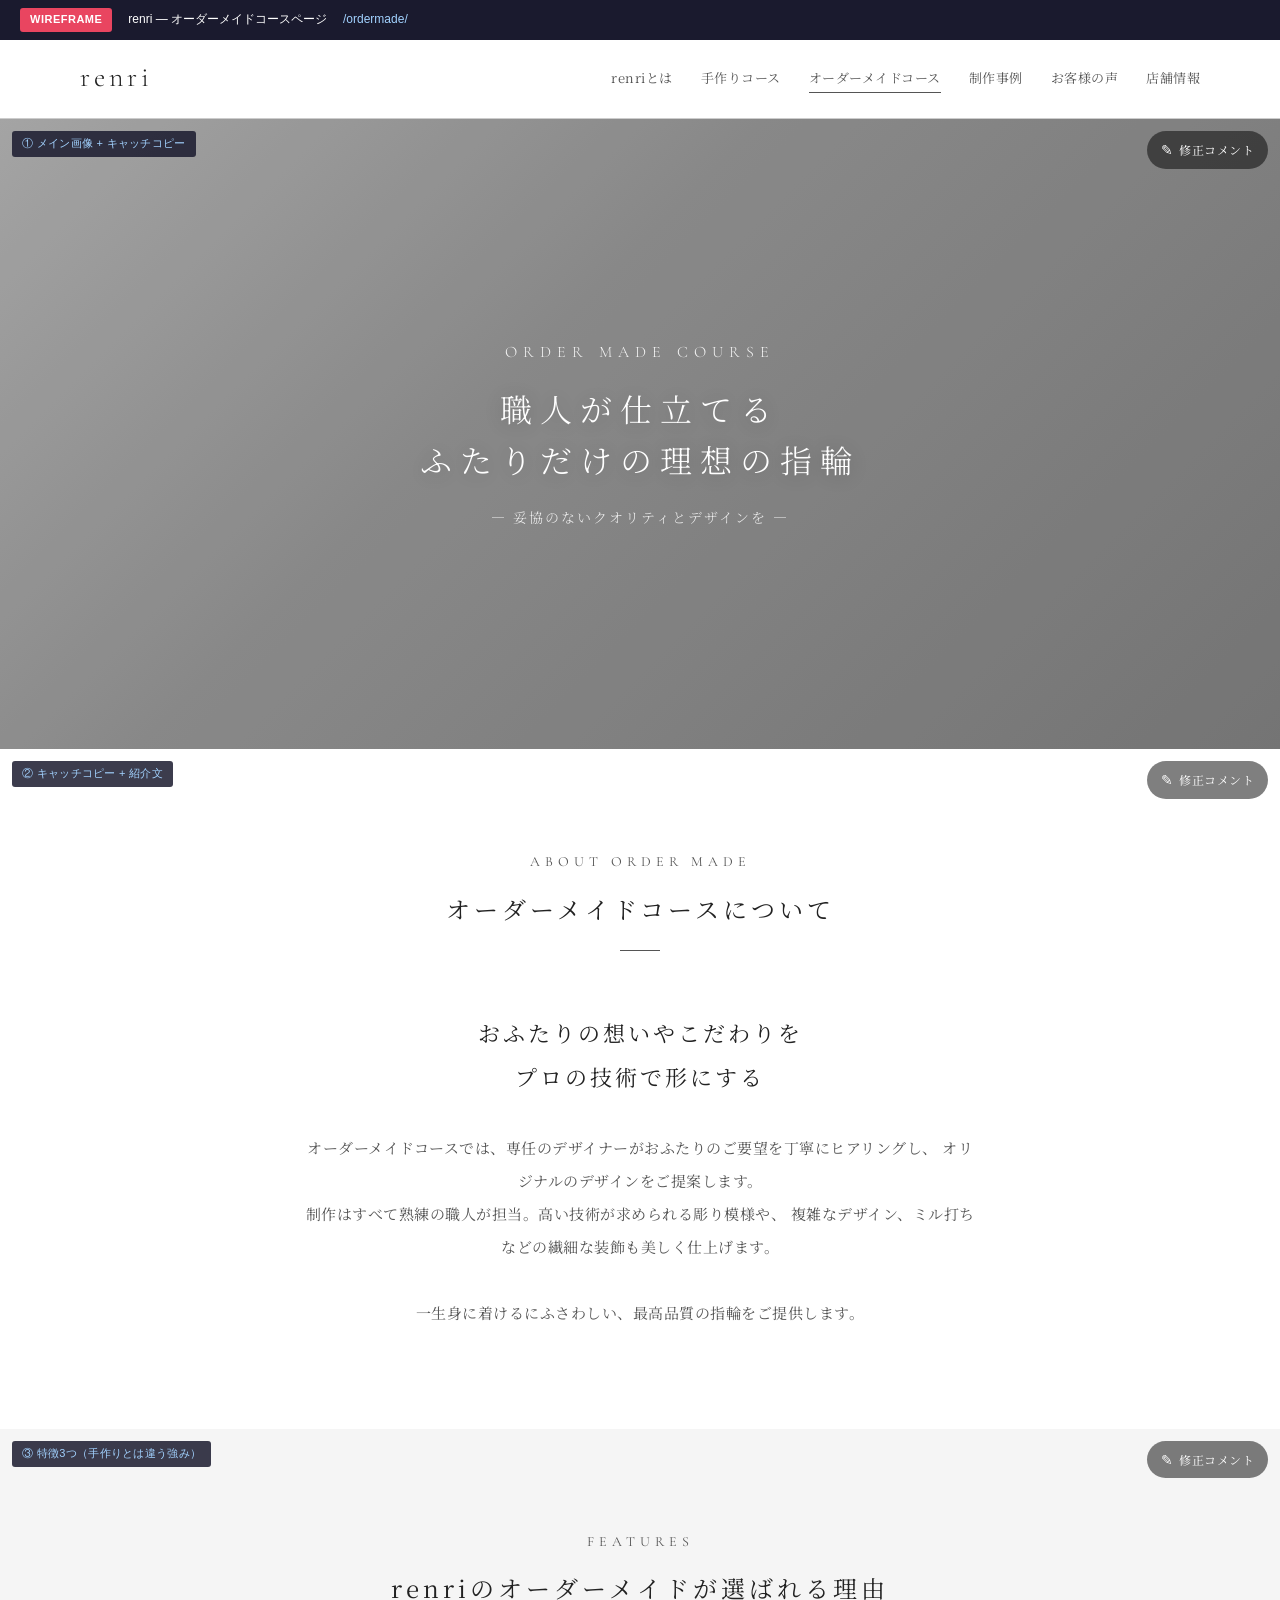
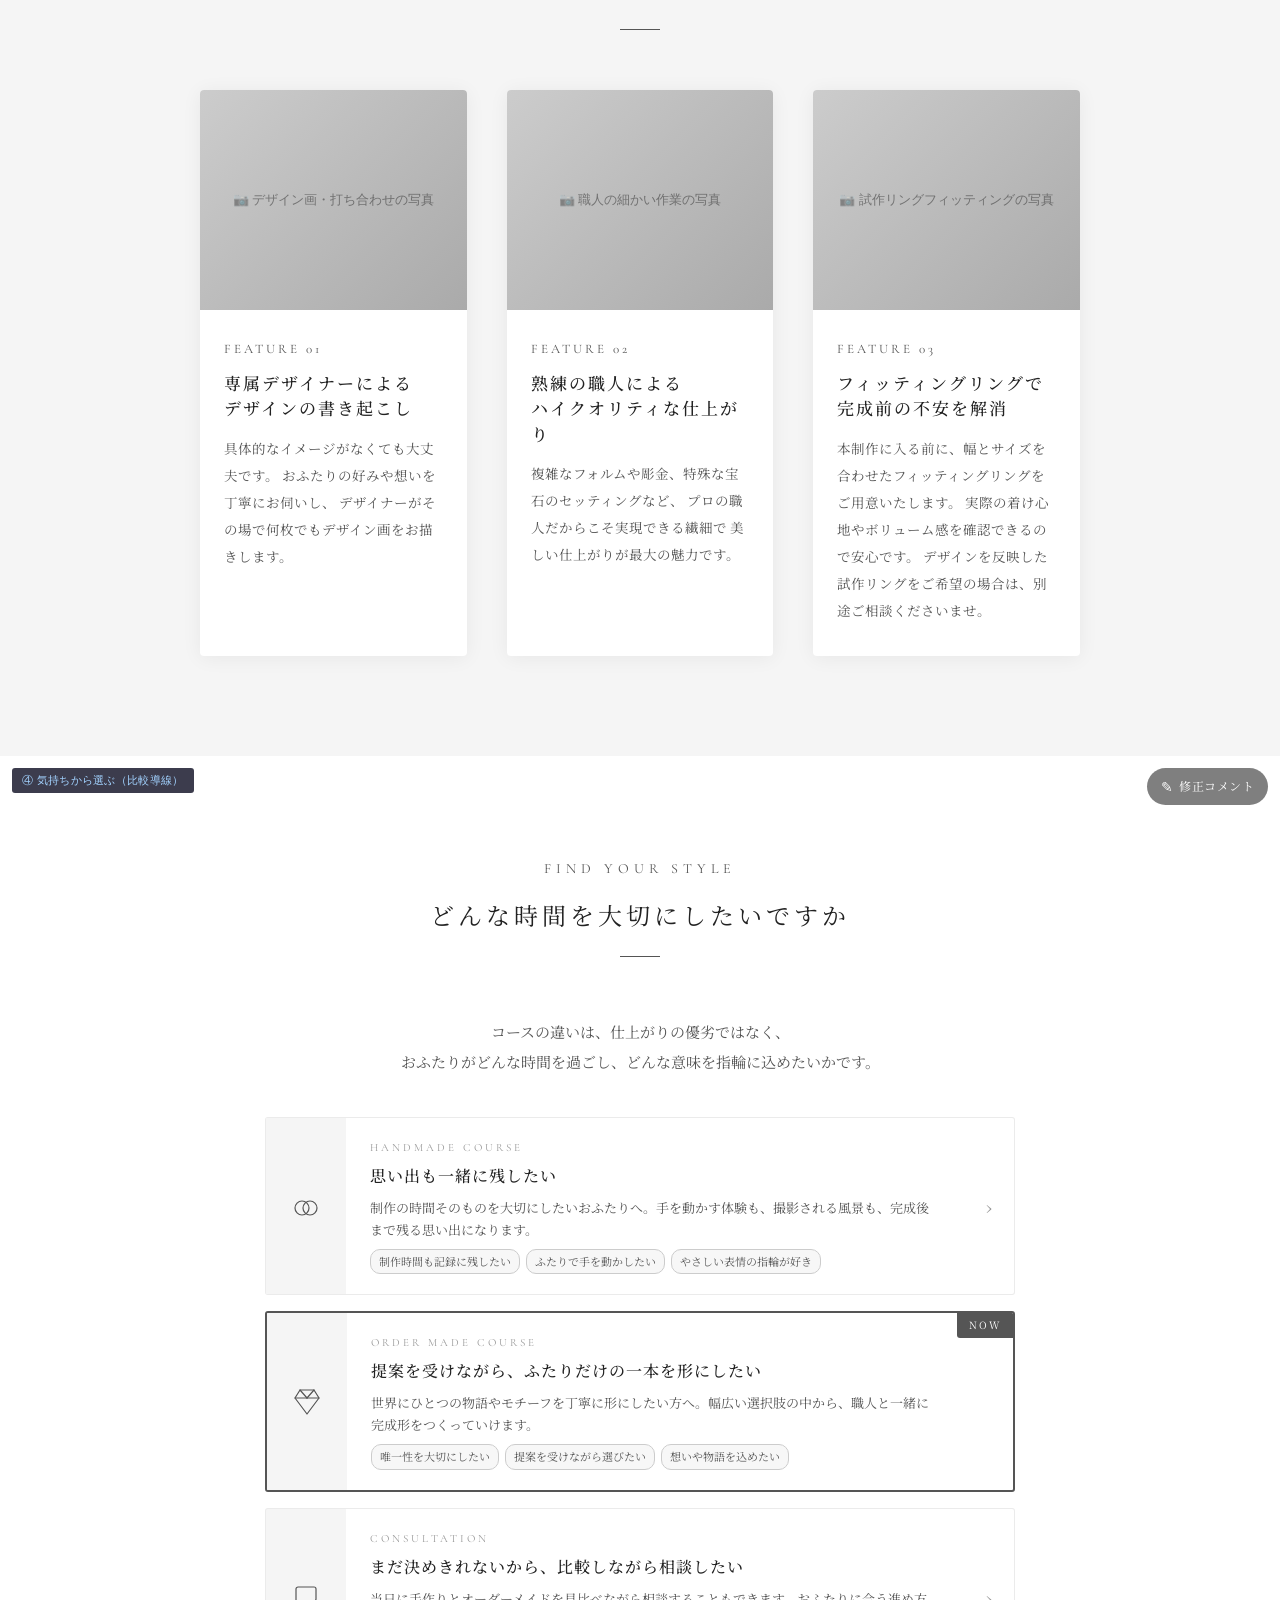
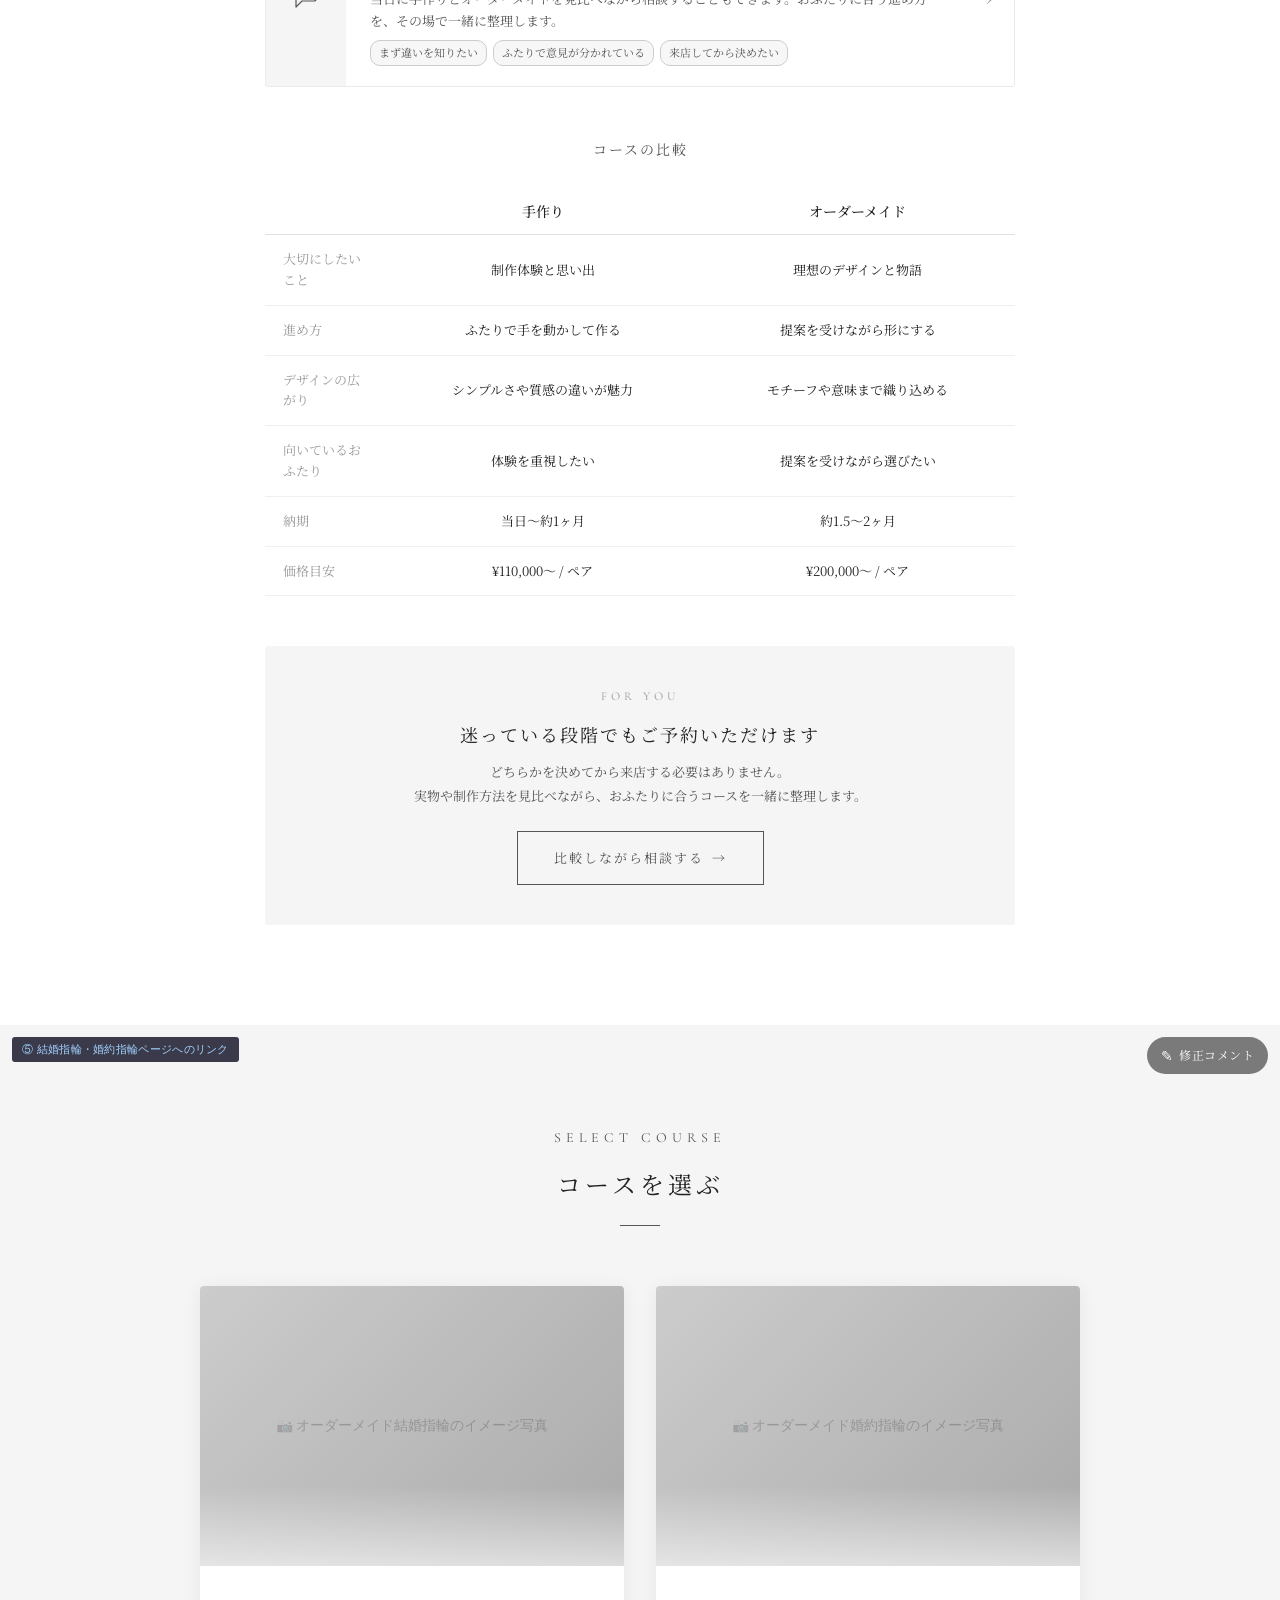
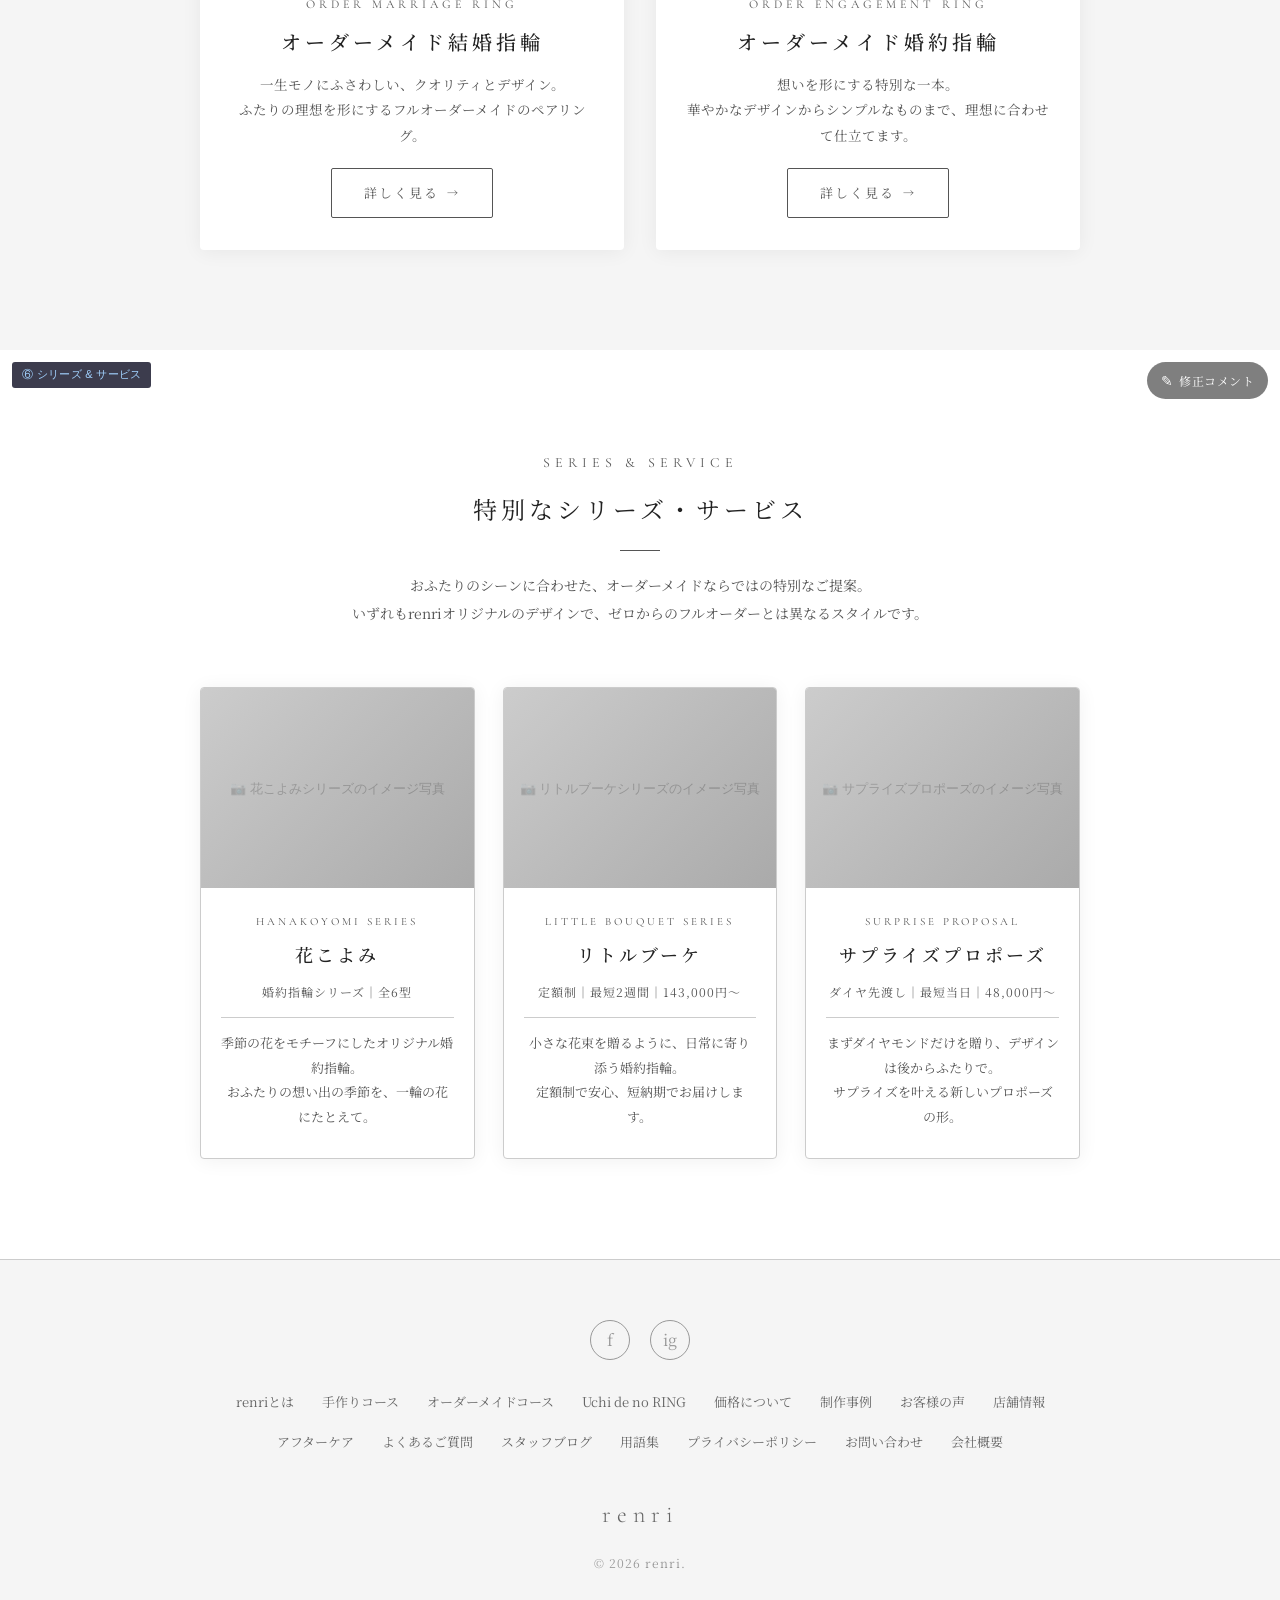
<file: wireframe_work/ordermade_wireframe_v3.html>
<!DOCTYPE html>
<html lang="ja">
<head>
  <meta charset="UTF-8">
  <meta name="viewport" content="width=device-width, initial-scale=1.0">
  <title>オーダーメイドコース | renri ワイヤーフレーム</title>
  <link rel="preconnect" href="https://fonts.googleapis.com">
  <link href="https://fonts.googleapis.com/css2?family=Noto+Serif+JP:wght@300;400;500;600;700&family=Cormorant+Garamond:ital,wght@0,300;0,400;0,500;0,600;1,300;1,400&display=swap" rel="stylesheet">
  <style>
    /* ============================================
       WIREFRAME STYLESHEET — renri オーダーメイドコース
       ============================================ */

    :root {
      --gold: #555555;
      --gold-light: #777777;
      --gold-dark: #333333;
      --text-primary: #222222;
      --text-secondary: #555555;
      --text-light: #999999;
      --bg-white: #ffffff;
      --bg-cream: #f5f5f5;
      --bg-warm: #e8e8e8;
      --bg-dark: #222222;
      --border-light: #cccccc;
      --shadow-soft: 0 2px 20px rgba(0, 0, 0, 0.06);
      --shadow-card: 0 4px 30px rgba(0, 0, 0, 0.08);
      --serif-jp: 'Noto Serif JP', 'Yu Mincho', '游明朝', serif;
      --serif-en: 'Cormorant Garamond', serif;
      --transition: all 0.3s ease;
    }

    * {
      margin: 0;
      padding: 0;
      box-sizing: border-box;
    }

    html {
      scroll-behavior: smooth;
    }

    body {
      font-family: var(--serif-jp);
      color: var(--text-primary);
      background: var(--bg-white);
      line-height: 1.8;
      font-size: 15px;
      -webkit-font-smoothing: antialiased;
    }

    /* ============================================
       WIREFRAME ANNOTATION BAR
       ============================================ */
    .wireframe-bar {
      position: fixed;
      top: 0;
      left: 0;
      right: 0;
      z-index: 9999;
      background: #1a1a2e;
      color: #fff;
      padding: 8px 20px;
      font-family: sans-serif;
      font-size: 12px;
      display: flex;
      align-items: center;
      gap: 16px;
    }

    .wireframe-bar .badge {
      background: #e94560;
      color: #fff;
      padding: 2px 10px;
      border-radius: 3px;
      font-weight: 700;
      font-size: 11px;
      letter-spacing: 0.5px;
    }

    .wireframe-bar .page-path {
      color: #a2d2ff;
      font-weight: 500;
    }

    body {
      padding-top: 36px;
    }

    /* Section annotation labels */
    .section-label {
      position: absolute;
      top: 12px;
      left: 12px;
      background: rgba(26, 26, 46, 0.85);
      color: #a2d2ff;
      font-family: sans-serif;
      font-size: 11px;
      padding: 3px 10px;
      border-radius: 3px;
      z-index: 10;
      letter-spacing: 0.3px;
    }

    /* ============================================
       FEEDBACK BUTTON
       ============================================ */
    .feedback-btn {
      position: absolute;
      top: 12px;
      right: 12px;
      z-index: 50;
      display: inline-flex;
      align-items: center;
      gap: 6px;
      padding: 6px 14px;
      font-size: 12px;
      color: #fff;
      background: rgba(0,0,0,0.5);
      border: none;
      border-radius: 20px;
      cursor: pointer;
      text-decoration: none;
      transition: background 0.3s ease;
      letter-spacing: 0.5px;
    }
    .feedback-btn:hover {
      background: rgba(0,0,0,0.75);
    }
    .feedback-btn::before {
      content: "\270E";
      font-size: 14px;
    }

    /* ============================================
       HEADER
       ============================================ */
    .header {
      position: sticky;
      top: 36px;
      z-index: 100;
      background: rgba(255, 255, 255, 0.96);
      backdrop-filter: blur(10px);
      border-bottom: 1px solid var(--border-light);
    }

    .header-inner {
      max-width: 1200px;
      margin: 0 auto;
      padding: 16px 40px;
      display: flex;
      align-items: center;
      justify-content: space-between;
    }

    .logo {
      font-family: var(--serif-en);
      font-size: 28px;
      font-weight: 300;
      letter-spacing: 4px;
      color: var(--text-primary);
      text-decoration: none;
    }

    .nav {
      display: flex;
      gap: 28px;
      align-items: center;
    }

    .nav a {
      font-size: 13px;
      color: var(--text-secondary);
      text-decoration: none;
      letter-spacing: 0.5px;
      transition: var(--transition);
      position: relative;
    }

    .nav a:hover,
    .nav a.active {
      color: var(--gold);
    }

    .nav a.active::after {
      content: '';
      position: absolute;
      bottom: -4px;
      left: 0;
      right: 0;
      height: 1px;
      background: var(--gold);
    }

    /* ============================================
       HERO / MAIN VISUAL
       ============================================ */
    .hero {
      position: relative;
      height: 70vh;
      min-height: 500px;
      max-height: 700px;
      background: var(--bg-warm);
      overflow: hidden;
      display: flex;
      align-items: center;
      justify-content: center;
    }

    .hero-image-placeholder {
      position: absolute;
      inset: 0;
      background: linear-gradient(135deg, #c0c0c0 0%, #a0a0a0 40%, #888888 100%);
      display: flex;
      align-items: center;
      justify-content: center;
    }

    .hero-image-placeholder::after {
      content: '';
      position: absolute;
      inset: 0;
      background: rgba(0, 0, 0, 0.15);
    }

    .hero-copy {
      position: relative;
      z-index: 2;
      text-align: center;
      color: #fff;
    }

    .hero-copy .en-title {
      font-family: var(--serif-en);
      font-size: 16px;
      letter-spacing: 6px;
      font-weight: 300;
      margin-bottom: 16px;
      opacity: 0.9;
    }

    .hero-copy h1 {
      font-size: 32px;
      font-weight: 300;
      letter-spacing: 8px;
      line-height: 1.6;
      text-shadow: 0 2px 20px rgba(0, 0, 0, 0.2);
    }

    .hero-copy .sub {
      margin-top: 20px;
      font-size: 14px;
      font-weight: 300;
      letter-spacing: 2px;
      opacity: 0.85;
    }

    /* ============================================
       SECTION COMMON
       ============================================ */
    section {
      position: relative;
    }

    .section-inner {
      max-width: 960px;
      margin: 0 auto;
      padding: 100px 40px;
    }

    .section-header {
      text-align: center;
      margin-bottom: 60px;
    }

    .section-header .en {
      font-family: var(--serif-en);
      font-size: 14px;
      letter-spacing: 5px;
      color: var(--gold);
      font-weight: 400;
      margin-bottom: 12px;
    }

    .section-header h2 {
      font-size: 24px;
      font-weight: 400;
      letter-spacing: 4px;
      color: var(--text-primary);
    }

    .section-header .line {
      width: 40px;
      height: 1px;
      background: var(--gold);
      margin: 20px auto 0;
    }

    /* ============================================
       INTRODUCTION / 紹介文
       ============================================ */
    .intro {
      background: var(--bg-white);
    }

    .intro-text {
      text-align: center;
      max-width: 680px;
      margin: 0 auto;
    }

    .intro-text .catchcopy {
      font-size: 22px;
      font-weight: 400;
      letter-spacing: 3px;
      line-height: 2;
      color: var(--text-primary);
      margin-bottom: 32px;
    }

    .intro-text .description {
      font-size: 15px;
      line-height: 2.2;
      color: var(--text-secondary);
      letter-spacing: 0.5px;
    }

    /* ============================================
       FEATURES / 特徴3つ
       ============================================ */
    .features {
      background: var(--bg-cream);
    }

    .features-grid {
      display: grid;
      grid-template-columns: repeat(3, 1fr);
      gap: 40px;
    }

    .feature-card {
      background: var(--bg-white);
      border-radius: 4px;
      overflow: hidden;
      box-shadow: var(--shadow-soft);
      transition: var(--transition);
    }

    .feature-card:hover {
      box-shadow: var(--shadow-card);
      transform: translateY(-4px);
    }

    .feature-image {
      width: 100%;
      height: 220px;
      background: linear-gradient(135deg, #cccccc, #aaaaaa);
      display: flex;
      align-items: center;
      justify-content: center;
      color: rgba(0, 0, 0, 0.4);
      font-family: sans-serif;
      font-size: 13px;
    }

    .feature-body {
      padding: 28px 24px 32px;
    }

    .feature-number {
      font-family: var(--serif-en);
      font-size: 13px;
      color: var(--gold);
      letter-spacing: 3px;
      margin-bottom: 8px;
    }

    .feature-body h3 {
      font-size: 17px;
      font-weight: 500;
      letter-spacing: 2px;
      margin-bottom: 14px;
      line-height: 1.5;
      color: var(--text-primary);
    }

    .feature-body p {
      font-size: 13.5px;
      line-height: 2;
      color: var(--text-secondary);
    }

    /* ============================================
       COMPARISON TABLE / 比較表
       ============================================ */
    .comparison {
      background: var(--bg-white);
    }

    .comparison-table-wrap {
      max-width: 800px;
      margin: 0 auto;
    }

    .comparison-table {
      width: 100%;
      border-collapse: collapse;
      font-size: 14px;
    }

    .comparison-table thead th {
      padding: 20px 16px;
      text-align: center;
      font-weight: 500;
      letter-spacing: 2px;
      border-bottom: 2px solid var(--gold);
    }

    .comparison-table thead th:first-child {
      width: 25%;
      border-bottom-color: var(--border-light);
    }

    .comparison-table thead th.highlight {
      background: rgba(0, 0, 0, 0.04);
      color: var(--gold-dark);
      font-size: 15px;
    }

    .comparison-table thead th.alt {
      color: var(--text-secondary);
    }

    .comparison-table tbody td {
      padding: 18px 16px;
      text-align: center;
      border-bottom: 1px solid var(--border-light);
      line-height: 1.7;
      vertical-align: middle;
    }

    .comparison-table tbody td:first-child {
      text-align: left;
      font-weight: 500;
      color: var(--text-primary);
      letter-spacing: 1px;
      background: var(--bg-cream);
    }

    .comparison-table tbody td.highlight-col {
      background: rgba(0, 0, 0, 0.02);
    }

    .comparison-table tbody td .check {
      color: var(--gold);
      font-size: 18px;
    }

    .comparison-link {
      text-align: center;
      margin-top: 32px;
    }

    .comparison-link a {
      display: inline-flex;
      align-items: center;
      gap: 8px;
      font-size: 14px;
      color: var(--text-secondary);
      text-decoration: none;
      letter-spacing: 1px;
      transition: var(--transition);
      border-bottom: 1px solid var(--border-light);
      padding-bottom: 4px;
    }

    .comparison-link a:hover {
      color: var(--gold);
      border-bottom-color: var(--gold);
    }

    /* ============================================
       COURSE LINKS / 結婚・婚約指輪リンク
       ============================================ */
    .course-links {
      background: var(--bg-cream);
    }

    .course-cards {
      display: grid;
      grid-template-columns: repeat(2, 1fr);
      gap: 32px;
    }

    .course-card {
      position: relative;
      overflow: hidden;
      border-radius: 4px;
      background: var(--bg-white);
      box-shadow: var(--shadow-soft);
      transition: var(--transition);
      text-decoration: none;
      color: inherit;
      display: block;
    }

    .course-card:hover {
      box-shadow: var(--shadow-card);
      transform: translateY(-4px);
    }

    .course-card-image {
      width: 100%;
      height: 280px;
      background: linear-gradient(135deg, #cccccc, #aaaaaa);
      display: flex;
      align-items: center;
      justify-content: center;
      color: rgba(0, 0, 0, 0.2);
      font-family: sans-serif;
      font-size: 14px;
      position: relative;
    }

    .course-card-image::after {
      content: '';
      position: absolute;
      bottom: 0;
      left: 0;
      right: 0;
      height: 80px;
      background: linear-gradient(to top, rgba(255,255,255,0.6), transparent);
    }

    .course-card-body {
      padding: 28px 28px 32px;
      text-align: center;
    }

    .course-card-body .en-label {
      font-family: var(--serif-en);
      font-size: 12px;
      letter-spacing: 4px;
      color: var(--gold);
      margin-bottom: 8px;
    }

    .course-card-body h3 {
      font-size: 20px;
      font-weight: 500;
      letter-spacing: 4px;
      margin-bottom: 12px;
    }

    .course-card-body p {
      font-size: 13.5px;
      color: var(--text-secondary);
      line-height: 1.9;
      margin-bottom: 20px;
    }

    .course-card-body .btn-detail {
      display: inline-flex;
      align-items: center;
      gap: 8px;
      padding: 12px 32px;
      border: 1px solid var(--gold);
      color: var(--gold);
      font-size: 13px;
      letter-spacing: 2px;
      text-decoration: none;
      transition: var(--transition);
      border-radius: 2px;
    }

    .course-card-body .btn-detail:hover {
      background: var(--gold);
      color: #fff;
    }

    .course-card-body .btn-detail .arrow {
      font-size: 11px;
      transition: var(--transition);
    }

    .course-card-body .btn-detail:hover .arrow {
      transform: translateX(4px);
    }

    /* ============================================
       SERIES & SERVICE LINKS
       ============================================ */
    .series-links {
      background: var(--bg-white);
    }

    .series-cards {
      display: grid;
      grid-template-columns: repeat(3, 1fr);
      gap: 28px;
    }

    .series-card {
      position: relative;
      overflow: hidden;
      border-radius: 4px;
      background: var(--bg-white);
      box-shadow: var(--shadow-soft);
      transition: var(--transition);
      text-decoration: none;
      color: inherit;
      display: flex;
      flex-direction: column;
      border: 1px solid var(--border-light);
    }

    .series-card:hover {
      box-shadow: var(--shadow-card);
      transform: translateY(-4px);
    }

    .series-card-image {
      width: 100%;
      height: 200px;
      background: linear-gradient(135deg, #cccccc, #aaaaaa);
      display: flex;
      align-items: center;
      justify-content: center;
      color: rgba(0, 0, 0, 0.2);
      font-family: sans-serif;
      font-size: 13px;
    }

    .series-card-body {
      padding: 24px 20px 28px;
      text-align: center;
      flex: 1;
      display: flex;
      flex-direction: column;
    }

    .series-card-body .en-label {
      font-family: var(--serif-en);
      font-size: 11px;
      letter-spacing: 3px;
      color: var(--gold);
      margin-bottom: 6px;
    }

    .series-card-body h3 {
      font-size: 18px;
      font-weight: 500;
      letter-spacing: 3px;
      margin-bottom: 8px;
    }

    .series-card-body .series-tag {
      font-size: 12px;
      color: var(--gold);
      letter-spacing: 1px;
      margin-bottom: 12px;
      padding-bottom: 12px;
      border-bottom: 1px solid var(--border-light);
      min-height: 40px;
      display: flex;
      align-items: center;
      justify-content: center;
    }

    .series-card-body p:last-child {
      font-size: 13px;
      color: var(--text-secondary);
      line-height: 1.9;
      min-height: 100px;
      display: flex;
      align-items: center;
      justify-content: center;
    }

    /* ============================================
       ANIMATIONS
       ============================================ */

    /* ヒーローコピー：ページロード時にフェードイン */
    @keyframes heroFadeIn {
      from { opacity: 0; transform: translateY(16px); }
      to   { opacity: 1; transform: translateY(0); }
    }

    .hero-copy {
      animation: heroFadeIn 1s ease-out 0.4s both;
    }

    /* スクロール連動フェードイン */
    .fade-in {
      opacity: 0;
      transform: translateY(20px);
      transition: opacity 0.7s ease-out, transform 0.7s ease-out;
    }

    .fade-in.is-visible {
      opacity: 1;
      transform: translateY(0);
    }

    /* グリッド要素の時差表示 */
    .fade-in-d1 { transition-delay: 0.25s; }
    .fade-in-d2 { transition-delay: 0.5s; }

    /* アニメーション軽減設定を尊重 */
    @media (prefers-reduced-motion: reduce) {
      .hero-copy { animation: none; }
      .fade-in   { opacity: 1; transform: none; transition: none; }
    }

    /* ============================================
       RESPONSIVE
       ============================================ */
    @media (max-width: 768px) {
      .header-inner {
        padding: 12px 20px;
      }

      .nav {
        gap: 14px;
        font-size: 11px;
      }

      .hero {
        height: 50vh;
        min-height: 350px;
      }

      .hero-copy h1 {
        font-size: 22px;
        letter-spacing: 4px;
      }

      .section-inner {
        padding: 60px 20px;
      }

      .intro-text .catchcopy {
        font-size: 18px;
      }

      .features-grid {
        grid-template-columns: 1fr;
        gap: 24px;
      }

      .course-cards {
        grid-template-columns: 1fr;
        gap: 24px;
      }

      .series-cards {
        grid-template-columns: 1fr;
        gap: 20px;
      }

      .comparison-table {
        font-size: 12px;
      }
    }

  /* ===================== */
  /* V2: FIND YOUR STYLE   */
  /* ===================== */
  .new-comparison { max-width: 750px; margin: 0 auto; }

  .situation-intro {
    text-align: center;
    font-size: 15px;
    color: var(--text-secondary);
    margin-bottom: 40px;
    line-height: 2;
  }

  .situation-cards {
    display: flex;
    flex-direction: column;
    gap: 16px;
    margin-bottom: 50px;
  }

  .situation-card {
    display: flex;
    align-items: stretch;
    border: 1px solid rgba(0,0,0,0.08);
    border-radius: 3px;
    overflow: hidden;
    text-decoration: none;
    color: inherit;
    transition: var(--transition);
    background: var(--bg-white);
  }
  .situation-card:hover {
    box-shadow: var(--shadow-card);
    border-color: rgba(0,0,0,0.15);
  }
  .situation-card.is-current {
    border: 2px solid var(--gold);
    pointer-events: none;
    position: relative;
  }

  .situation-icon {
    width: 80px;
    min-height: 80px;
    display: flex;
    align-items: center;
    justify-content: center;
    flex-shrink: 0;
    background: var(--bg-cream);
  }
  .situation-icon svg {
    width: 32px;
    height: 32px;
    stroke: var(--text-secondary);
    stroke-width: 1.2;
    fill: none;
    stroke-linecap: round;
    stroke-linejoin: round;
  }
  .situation-card.consult .situation-icon { background: rgba(0,0,0,0.04); }

  .situation-body {
    flex: 1;
    padding: 20px 24px;
    display: flex;
    flex-direction: column;
    justify-content: center;
  }

  .situation-label {
    font-family: var(--serif-en);
    font-size: 11px;
    letter-spacing: 3px;
    color: var(--text-light);
    margin-bottom: 4px;
  }

  .situation-title {
    font-size: 16px;
    font-weight: 500;
    letter-spacing: 1px;
    margin-bottom: 6px;
    color: var(--text-primary);
  }

  .situation-desc {
    font-size: 13px;
    color: var(--text-secondary);
    line-height: 1.7;
  }

  .situation-arrow {
    width: 50px;
    display: flex;
    align-items: center;
    justify-content: center;
    color: var(--text-light);
    font-size: 18px;
    flex-shrink: 0;
    transition: var(--transition);
  }
  .situation-card:hover .situation-arrow { color: var(--text-primary); }

  .persona-tags {
    display: flex; flex-wrap: wrap; gap: 6px; margin-top: 8px;
  }
  .persona-tag {
    font-size: 11px; background: rgba(0,0,0,0.03);
    padding: 2px 8px; border-radius: 10px;
    color: var(--text-secondary); border: 1px solid var(--border-light);
  }

  .situation-current-badge {
    position: absolute;
    top: -1px;
    right: -1px;
    background: var(--gold);
    color: #fff;
    font-size: 10px;
    letter-spacing: 2px;
    padding: 4px 12px;
    border-radius: 0 3px 0 3px;
  }

  .compact-comparison {
    margin-bottom: 50px;
  }
  .compact-comparison h3 {
    font-size: 14px;
    font-weight: 400;
    letter-spacing: 2px;
    color: var(--text-secondary);
    text-align: center;
    margin-bottom: 24px;
  }
  .compact-table {
    width: 100%;
    border-collapse: collapse;
    font-size: 13px;
  }
  .compact-table th,
  .compact-table td {
    padding: 14px 18px;
    text-align: center;
    border-bottom: 1px solid rgba(0,0,0,0.06);
    line-height: 1.6;
  }
  .compact-table thead th {
    font-weight: 500;
    font-size: 14px;
    padding-bottom: 12px;
    border-bottom: 1px solid rgba(0,0,0,0.12);
  }
  .compact-table th:first-child { text-align: left; color: var(--text-light); font-weight: 400; width: 120px; }
  .compact-table td:first-child { text-align: left; color: var(--text-light); }

  .consult-cta {
    text-align: center;
    padding: 40px 30px;
    background: var(--bg-cream);
    border-radius: 3px;
  }
  .consult-cta .cta-label {
    font-family: var(--serif-en);
    font-size: 12px;
    letter-spacing: 4px;
    color: var(--text-light);
    margin-bottom: 10px;
  }
  .consult-cta .cta-title {
    font-size: 18px;
    font-weight: 400;
    letter-spacing: 2px;
    margin-bottom: 10px;
  }
  .consult-cta .cta-desc {
    font-size: 13px;
    color: var(--text-secondary);
    margin-bottom: 24px;
    line-height: 1.8;
  }
  .consult-cta .btn {
    display: inline-flex;
    align-items: center;
    gap: 8px;
    padding: 14px 36px;
    border: 1px solid var(--gold);
    color: var(--gold);
    font-size: 13px;
    letter-spacing: 2px;
    text-decoration: none;
    font-family: var(--serif-jp);
    transition: var(--transition);
    background: transparent;
  }
  .consult-cta .btn:hover {
    background: var(--gold);
    color: #fff;
  }

  @media (max-width: 600px) {
    .situation-icon { width: 60px; font-size: 22px; }
    .situation-body { padding: 16px; }
    .situation-title { font-size: 14px; }
    .situation-arrow { width: 36px; }
  }

  </style>
</head>
<body>

  <!-- ワイヤーフレームバー -->
  <div class="wireframe-bar">
    <span class="badge">WIREFRAME</span>
    <span>renri — オーダーメイドコースページ</span>
    <span class="page-path">/ordermade/</span>
  </div>

  <!-- ============================================
       HEADER
       ============================================ -->
  <header class="header">
    <div class="header-inner">
      <a href="/" class="logo">renri</a>
      <nav class="nav">
        <a href="#">renriとは</a>
        <a href="/handmade/">手作りコース</a>
        <a href="/ordermade/" class="active">オーダーメイドコース</a>
        <a href="#">制作事例</a>
        <a href="#">お客様の声</a>
        <a href="#">店舗情報</a>
      </nav>
    </div>
  </header>

  <!-- ============================================
       SECTION 1: HERO / メイン画像
       ============================================ -->
  <section class="hero" id="hero" style="position:relative;">
    <span class="section-label">① メイン画像 + キャッチコピー</span>
    <a class="feedback-btn" href="https://docs.google.com/forms/d/e/1FAIpQLSdng4duvxeCLjISMwoLjmrbeZHqcrqMwZlL4x6c9Ne3mf_7eg/viewform?entry.376704624=オーダーメイドコースTOP&entry.1525828345=①メイン画像+キャッチコピー" target="_blank">修正コメント</a>
    <div class="hero-image-placeholder">
    </div>
    <div class="hero-copy">
      <div class="en-title">ORDER MADE COURSE</div>
      <h1>職人が仕立てる<br>ふたりだけの理想の指輪</h1>
      <div class="sub">— 妥協のないクオリティとデザインを —</div>
    </div>
  </section>

  <!-- ============================================
       SECTION 2: INTRODUCTION / 紹介文
       ============================================ -->
  <section class="intro" id="intro" style="position:relative;">
    <span class="section-label">② キャッチコピー + 紹介文</span>
    <a class="feedback-btn" href="https://docs.google.com/forms/d/e/1FAIpQLSdng4duvxeCLjISMwoLjmrbeZHqcrqMwZlL4x6c9Ne3mf_7eg/viewform?entry.376704624=オーダーメイドコースTOP&entry.1525828345=②キャッチコピー+紹介文" target="_blank">修正コメント</a>
    <div class="section-inner">
      <div class="section-header fade-in">
        <div class="en">ABOUT ORDER MADE</div>
        <h2>オーダーメイドコースについて</h2>
        <div class="line"></div>
      </div>
      <div class="intro-text fade-in fade-in-d1">
        <p class="catchcopy">
          おふたりの想いやこだわりを<br>プロの技術で形にする
        </p>
        <p class="description">
          オーダーメイドコースでは、専任のデザイナーがおふたりのご要望を丁寧にヒアリングし、
          オリジナルのデザインをご提案します。<br>
          制作はすべて熟練の職人が担当。高い技術が求められる彫り模様や、
          複雑なデザイン、ミル打ちなどの繊細な装飾も美しく仕上げます。<br><br>
          一生身に着けるにふさわしい、最高品質の指輪をご提供します。
        </p>
      </div>
    </div>
  </section>

  <!-- ============================================
       SECTION 3: FEATURES / 特徴3つ
       ============================================ -->
  <section class="features" id="features" style="position:relative;">
    <span class="section-label">③ 特徴3つ（手作りとは違う強み）</span>
    <a class="feedback-btn" href="https://docs.google.com/forms/d/e/1FAIpQLSdng4duvxeCLjISMwoLjmrbeZHqcrqMwZlL4x6c9Ne3mf_7eg/viewform?entry.376704624=オーダーメイドコースTOP&entry.1525828345=③特徴3つ" target="_blank">修正コメント</a>
    <div class="section-inner">
      <div class="section-header fade-in">
        <div class="en">FEATURES</div>
        <h2>renriのオーダーメイドが選ばれる理由</h2>
        <div class="line"></div>
      </div>
      <div class="features-grid">

        <!-- 特徴 1 -->
        <div class="feature-card fade-in">
          <div class="feature-image">📷 デザイン画・打ち合わせの写真</div>
          <div class="feature-body">
            <div class="feature-number">FEATURE 01</div>
            <h3>専属デザイナーによる<br>デザインの書き起こし</h3>
            <p>
              具体的なイメージがなくても大丈夫です。
              おふたりの好みや想いを丁寧にお伺いし、
              デザイナーがその場で何枚でもデザイン画をお描きします。
            </p>
          </div>
        </div>

        <!-- 特徴 2 -->
        <div class="feature-card fade-in fade-in-d1">
          <div class="feature-image">📷 職人の細かい作業の写真</div>
          <div class="feature-body">
            <div class="feature-number">FEATURE 02</div>
            <h3>熟練の職人による<br>ハイクオリティな仕上がり</h3>
            <p>
              複雑なフォルムや彫金、特殊な宝石のセッティングなど、
              プロの職人だからこそ実現できる繊細で
              美しい仕上がりが最大の魅力です。
            </p>
          </div>
        </div>

        <!-- 特徴 3 -->
        <div class="feature-card fade-in fade-in-d2">
          <div class="feature-image">📷 試作リングフィッティングの写真</div>
          <div class="feature-body">
            <div class="feature-number">FEATURE 03</div>
            <h3>フィッティングリングで<br>完成前の不安を解消</h3>
            <p>
              本制作に入る前に、幅とサイズを合わせたフィッティングリングをご用意いたします。
              実際の着け心地やボリューム感を確認できるので安心です。
              デザインを反映した試作リングをご希望の場合は、別途ご相談くださいませ。
            </p>
          </div>
        </div>

      </div>
    </div>
  </section>

  <!-- ============================================
       SECTION 4: FIND YOUR STYLE / あなたに合う指輪づくりは？
       ============================================ -->
  <section class="comparison" id="comparison" style="position:relative;">
    <span class="section-label">④ 気持ちから選ぶ（比較導線）</span>
    <a class="feedback-btn" href="https://docs.google.com/forms/d/e/1FAIpQLSdng4duvxeCLjISMwoLjmrbeZHqcrqMwZlL4x6c9Ne3mf_7eg/viewform?entry.376704624=オーダーメイドコースTOP&entry.1525828345=④比較表" target="_blank">修正コメント</a>
    <div class="section-inner">
      <div class="section-header fade-in">
        <div class="en">FIND YOUR STYLE</div>
        <h2>どんな時間を大切にしたいですか</h2>
        <div class="line"></div>
      </div>

      <div class="new-comparison fade-in fade-in-d1">

        <p class="situation-intro">
          コースの違いは、仕上がりの優劣ではなく、<br>
          おふたりがどんな時間を過ごし、どんな意味を指輪に込めたいかです。
        </p>

        <div class="situation-cards">

          <a href="/handmade/" class="situation-card handmade">
            <div class="situation-icon"><svg viewBox="0 0 32 32"><circle cx="12" cy="18" r="7"/><circle cx="20" cy="18" r="7"/></svg></div>
            <div class="situation-body">
              <div class="situation-label">HANDMADE COURSE</div>
              <div class="situation-title">思い出も一緒に残したい</div>
              <div class="situation-desc">制作の時間そのものを大切にしたいおふたりへ。手を動かす体験も、撮影される風景も、完成後まで残る思い出になります。</div>
              <div class="persona-tags">
                <span class="persona-tag">制作時間も記録に残したい</span>
                <span class="persona-tag">ふたりで手を動かしたい</span>
                <span class="persona-tag">やさしい表情の指輪が好き</span>
              </div>
            </div>
            <div class="situation-arrow">&rsaquo;</div>
          </a>

          <div class="situation-card ordermade is-current">
            <div class="situation-current-badge">NOW</div>
            <div class="situation-icon"><svg viewBox="0 0 32 32"><path d="M16 28 L4 12 L9 4 L23 4 L28 12 Z"/><polyline points="4,12 16,12 28,12"/><line x1="9" y1="4" x2="16" y2="12"/><line x1="23" y1="4" x2="16" y2="12"/></svg></div>
            <div class="situation-body">
              <div class="situation-label">ORDER MADE COURSE</div>
              <div class="situation-title">提案を受けながら、ふたりだけの一本を形にしたい</div>
              <div class="situation-desc">世界にひとつの物語やモチーフを丁寧に形にしたい方へ。幅広い選択肢の中から、職人と一緒に完成形をつくっていけます。</div>
              <div class="persona-tags">
                <span class="persona-tag">唯一性を大切にしたい</span>
                <span class="persona-tag">提案を受けながら選びたい</span>
                <span class="persona-tag">想いや物語を込めたい</span>
              </div>
            </div>
            <div class="situation-arrow"></div>
          </div>

      <a href="/reservation/" class="situation-card consult">
        <div class="situation-icon"><svg viewBox="0 0 32 32"><path d="M6 22 L6 8 C6 6.9 6.9 6 8 6 L24 6 C25.1 6 26 6.9 26 8 L26 18 C26 19.1 25.1 20 24 20 L12 20 L6 26 Z"/></svg></div>
        <div class="situation-body">
          <div class="situation-label">CONSULTATION</div>
          <div class="situation-title">まだ決めきれないから、比較しながら相談したい</div>
          <div class="situation-desc">当日に手作りとオーダーメイドを見比べながら相談することもできます。おふたりに合う進め方を、その場で一緒に整理します。</div>
          <div class="persona-tags">
            <span class="persona-tag">まず違いを知りたい</span>
            <span class="persona-tag">ふたりで意見が分かれている</span>
            <span class="persona-tag">来店してから決めたい</span>
          </div>
        </div>
        <div class="situation-arrow">&rsaquo;</div>
      </a>

    </div>

    <!-- Compact spec comparison -->
    <div class="compact-comparison">
      <h3>コースの比較</h3>
      <table class="compact-table">
        <thead>
          <tr>
            <th></th>
            <th>手作り</th>
            <th>オーダーメイド</th>
          </tr>
        </thead>
        <tbody>
          <tr>
            <td>大切にしたいこと</td>
            <td>制作体験と思い出</td>
            <td>理想のデザインと物語</td>
          </tr>
          <tr>
            <td>進め方</td>
            <td>ふたりで手を動かして作る</td>
            <td>提案を受けながら形にする</td>
          </tr>
          <tr>
            <td>デザインの広がり</td>
            <td>シンプルさや質感の違いが魅力</td>
            <td>モチーフや意味まで織り込める</td>
          </tr>
          <tr>
            <td>向いているおふたり</td>
            <td>体験を重視したい</td>
            <td>提案を受けながら選びたい</td>
          </tr>
          <tr>
            <td>納期</td>
            <td>当日〜約1ヶ月</td>
            <td>約1.5〜2ヶ月</td>
          </tr>
          <tr>
            <td>価格目安</td>
            <td>&yen;110,000〜 / ペア</td>
            <td>&yen;200,000〜 / ペア</td>
          </tr>
        </tbody>
      </table>
    </div>

    <!-- Undecided user CTA -->
    <div class="consult-cta">
      <div class="cta-label">FOR YOU</div>
      <div class="cta-title">迷っている段階でもご予約いただけます</div>
      <div class="cta-desc">
        どちらかを決めてから来店する必要はありません。<br>
        実物や制作方法を見比べながら、おふたりに合うコースを一緒に整理します。
      </div>
      <a href="/reservation/" class="btn">
        比較しながら相談する
        <span>&rarr;</span>
      </a>
    </div>

  </div>
    </div>
  </section>



  <!-- ============================================
       SECTION 5: COURSE LINKS / 結婚・婚約指輪ページへのリンク
       ============================================ -->
  <section class="course-links" id="course-links" style="position:relative;">
    <span class="section-label">⑤ 結婚指輪・婚約指輪ページへのリンク</span>
    <a class="feedback-btn" href="https://docs.google.com/forms/d/e/1FAIpQLSdng4duvxeCLjISMwoLjmrbeZHqcrqMwZlL4x6c9Ne3mf_7eg/viewform?entry.376704624=オーダーメイドコースTOP&entry.1525828345=⑤結婚指輪・婚約指輪リンク" target="_blank">修正コメント</a>
    <div class="section-inner">
      <div class="section-header fade-in">
        <div class="en">SELECT COURSE</div>
        <h2>コースを選ぶ</h2>
        <div class="line"></div>
      </div>
      <div class="course-cards">

        <!-- オーダーメイド結婚指輪 -->
        <a href="/order_marriage/" class="course-card fade-in">
          <div class="course-card-image">
            📷 オーダーメイド結婚指輪のイメージ写真
          </div>
          <div class="course-card-body">
            <div class="en-label">ORDER MARRIAGE RING</div>
            <h3>オーダーメイド結婚指輪</h3>
            <p>
              一生モノにふさわしい、クオリティとデザイン。<br>
              ふたりの理想を形にするフルオーダーメイドのペアリング。
            </p>
            <span class="btn-detail">
              詳しく見る
              <span class="arrow">→</span>
            </span>
          </div>
        </a>

        <!-- オーダーメイド婚約指輪 -->
        <a href="/order_engagement/" class="course-card fade-in fade-in-d2">
          <div class="course-card-image">
            📷 オーダーメイド婚約指輪のイメージ写真
          </div>
          <div class="course-card-body">
            <div class="en-label">ORDER ENGAGEMENT RING</div>
            <h3>オーダーメイド婚約指輪</h3>
            <p>
              想いを形にする特別な一本。<br>
              華やかなデザインからシンプルなものまで、理想に合わせて仕立てます。
            </p>
            <span class="btn-detail">
              詳しく見る
              <span class="arrow">→</span>
            </span>
          </div>
        </a>

      </div>
    </div>
  </section>

  <!-- ============================================
       SECTION 6: シリーズ & サービス
       ============================================ -->
  <section class="series-links" id="series" style="position:relative;">
    <span class="section-label">⑥ シリーズ & サービス</span>
    <a class="feedback-btn" href="https://docs.google.com/forms/d/e/1FAIpQLSdng4duvxeCLjISMwoLjmrbeZHqcrqMwZlL4x6c9Ne3mf_7eg/viewform?entry.376704624=オーダーメイドコースTOP&entry.1525828345=⑥シリーズ&サービス" target="_blank">修正コメント</a>
    <div class="section-inner">
      <div class="section-header fade-in">
        <div class="en">SERIES &amp; SERVICE</div>
        <h2>特別なシリーズ・サービス</h2>
        <div class="line"></div>
        <p style="font-size: 14px; color: var(--text-secondary); margin-top: 20px; line-height: 2;">
          おふたりのシーンに合わせた、オーダーメイドならではの特別なご提案。<br>
          いずれもrenriオリジナルのデザインで、ゼロからのフルオーダーとは異なるスタイルです。
        </p>
      </div>
      <div class="series-cards">

        <!-- 花こよみ -->
        <a href="https://renri.jp/blog/%E4%BA%8C%E4%BA%BA%E3%81%AE%E6%83%B3%E3%81%84%E5%87%BA%E3%82%92%E4%B8%80%E8%BC%AA%E3%81%AE%E8%8A%B1%E3%81%AB%E3%81%9F%E3%81%A8%E3%81%88%E3%81%A6%E3%80%82%E6%96%B0%E4%BD%9C%E3%81%AE%E3%82%A8%E3%83%B3/" target="_blank" class="series-card fade-in">
          <div class="series-card-image">
            📷 花こよみシリーズのイメージ写真
          </div>
          <div class="series-card-body">
            <div class="en-label">HANAKOYOMI SERIES</div>
            <h3>花こよみ</h3>
            <p class="series-tag">婚約指輪シリーズ｜全6型</p>
            <p>
              季節の花をモチーフにしたオリジナル婚約指輪。<br>
              おふたりの想い出の季節を、一輪の花にたとえて。
            </p>
          </div>
        </a>

        <!-- リトルブーケ -->
        <a href="https://renri.jp/blog/%E3%82%B5%E3%83%97%E3%83%A9%E3%82%A4%E3%82%BA%E3%83%97%E3%83%AD%E3%83%9D%E3%83%BC%E3%82%BA%E3%82%92%E5%BF%9C%E6%8F%B4%E3%81%97%E3%81%BE%E3%81%99%EF%BC%81%EF%BC%81%E6%96%B0%E3%81%9F%E3%81%AA%E5%A9%9A/" target="_blank" class="series-card fade-in fade-in-d1">
          <div class="series-card-image">
            📷 リトルブーケシリーズのイメージ写真
          </div>
          <div class="series-card-body">
            <div class="en-label">LITTLE BOUQUET SERIES</div>
            <h3>リトルブーケ</h3>
            <p class="series-tag">定額制｜最短2週間｜143,000円〜</p>
            <p>
              小さな花束を贈るように、日常に寄り添う婚約指輪。<br>
              定額制で安心、短納期でお届けします。
            </p>
          </div>
        </a>

        <!-- サプライズプロポーズ -->
        <a href="https://renri.jp/blog/%e3%83%80%e3%82%a4%e3%83%a4%e3%83%a2%e3%83%b3%e3%83%89%e3%81%a7%e3%82%b5%e3%83%97%e3%83%a9%e3%82%a4%e3%82%ba%e3%83%97%e3%83%ad%e3%83%9d%e3%83%bc%e3%82%ba%e3%82%92%ef%bc%81%ef%bc%81%e3%80%80%e6%96%b0/" target="_blank" class="series-card fade-in fade-in-d2">
          <div class="series-card-image">
            📷 サプライズプロポーズのイメージ写真
          </div>
          <div class="series-card-body">
            <div class="en-label">SURPRISE PROPOSAL</div>
            <h3>サプライズプロポーズ</h3>
            <p class="series-tag">ダイヤ先渡し｜最短当日｜48,000円〜</p>
            <p>
              まずダイヤモンドだけを贈り、デザインは後からふたりで。<br>
              サプライズを叶える新しいプロポーズの形。
            </p>
          </div>
        </a>

      </div>
    </div>
  </section>

  <!-- ============================================
       FOOTER（変更なし）
       ============================================ -->
  <footer class="footer" style="padding: 60px 40px; text-align: center; background: #f5f5f5; border-top: 1px solid #cccccc; color: #666;">
    <div style="display: flex; justify-content: center; gap: 20px; margin-bottom: 30px;">
      <a href="#" style="width: 40px; height: 40px; border: 1px solid #999; border-radius: 50%; display: flex; align-items: center; justify-content: center; text-decoration: none; color: #999; font-size: 16px;">f</a>
      <a href="#" style="width: 40px; height: 40px; border: 1px solid #999; border-radius: 50%; display: flex; align-items: center; justify-content: center; text-decoration: none; color: #999; font-size: 16px;">ig</a>
    </div>
    <div style="display: flex; flex-wrap: wrap; justify-content: center; gap: 12px 28px; margin-bottom: 16px; font-size: 13px;">
      <a href="#" style="color: #666; text-decoration: none;">renriとは</a>
      <a href="#" style="color: #666; text-decoration: none;">手作りコース</a>
      <a href="#" style="color: #666; text-decoration: none;">オーダーメイドコース</a>
      <a href="#" style="color: #666; text-decoration: none;">Uchi de no RING</a>
      <a href="#" style="color: #666; text-decoration: none;">価格について</a>
      <a href="#" style="color: #666; text-decoration: none;">制作事例</a>
      <a href="#" style="color: #666; text-decoration: none;">お客様の声</a>
      <a href="#" style="color: #666; text-decoration: none;">店舗情報</a>
    </div>
    <div style="display: flex; flex-wrap: wrap; justify-content: center; gap: 12px 28px; margin-bottom: 40px; font-size: 13px;">
      <a href="#" style="color: #666; text-decoration: none;">アフターケア</a>
      <a href="#" style="color: #666; text-decoration: none;">よくあるご質問</a>
      <a href="#" style="color: #666; text-decoration: none;">スタッフブログ</a>
      <a href="#" style="color: #666; text-decoration: none;">用語集</a>
      <a href="#" style="color: #666; text-decoration: none;">プライバシーポリシー</a>
      <a href="#" style="color: #666; text-decoration: none;">お問い合わせ</a>
      <a href="#" style="color: #666; text-decoration: none;">会社概要</a>
    </div>
    <div style="margin-bottom: 16px; font-size: 24px; letter-spacing: 6px; font-family: 'Cormorant Garamond', serif; font-weight: 300;">renri</div>
    <p style="font-size: 12px; letter-spacing: 1px; color: #999;">&copy; 2026 renri.</p>
  </footer>

  <script>
    const observer = new IntersectionObserver((entries) => {
      entries.forEach(entry => {
        if (entry.isIntersecting) {
          entry.target.classList.add('is-visible');
          observer.unobserve(entry.target);
        }
      });
    }, { threshold: 0.12 });

    document.querySelectorAll('.fade-in').forEach(el => observer.observe(el));
  </script>

</body>
</html>
</file>
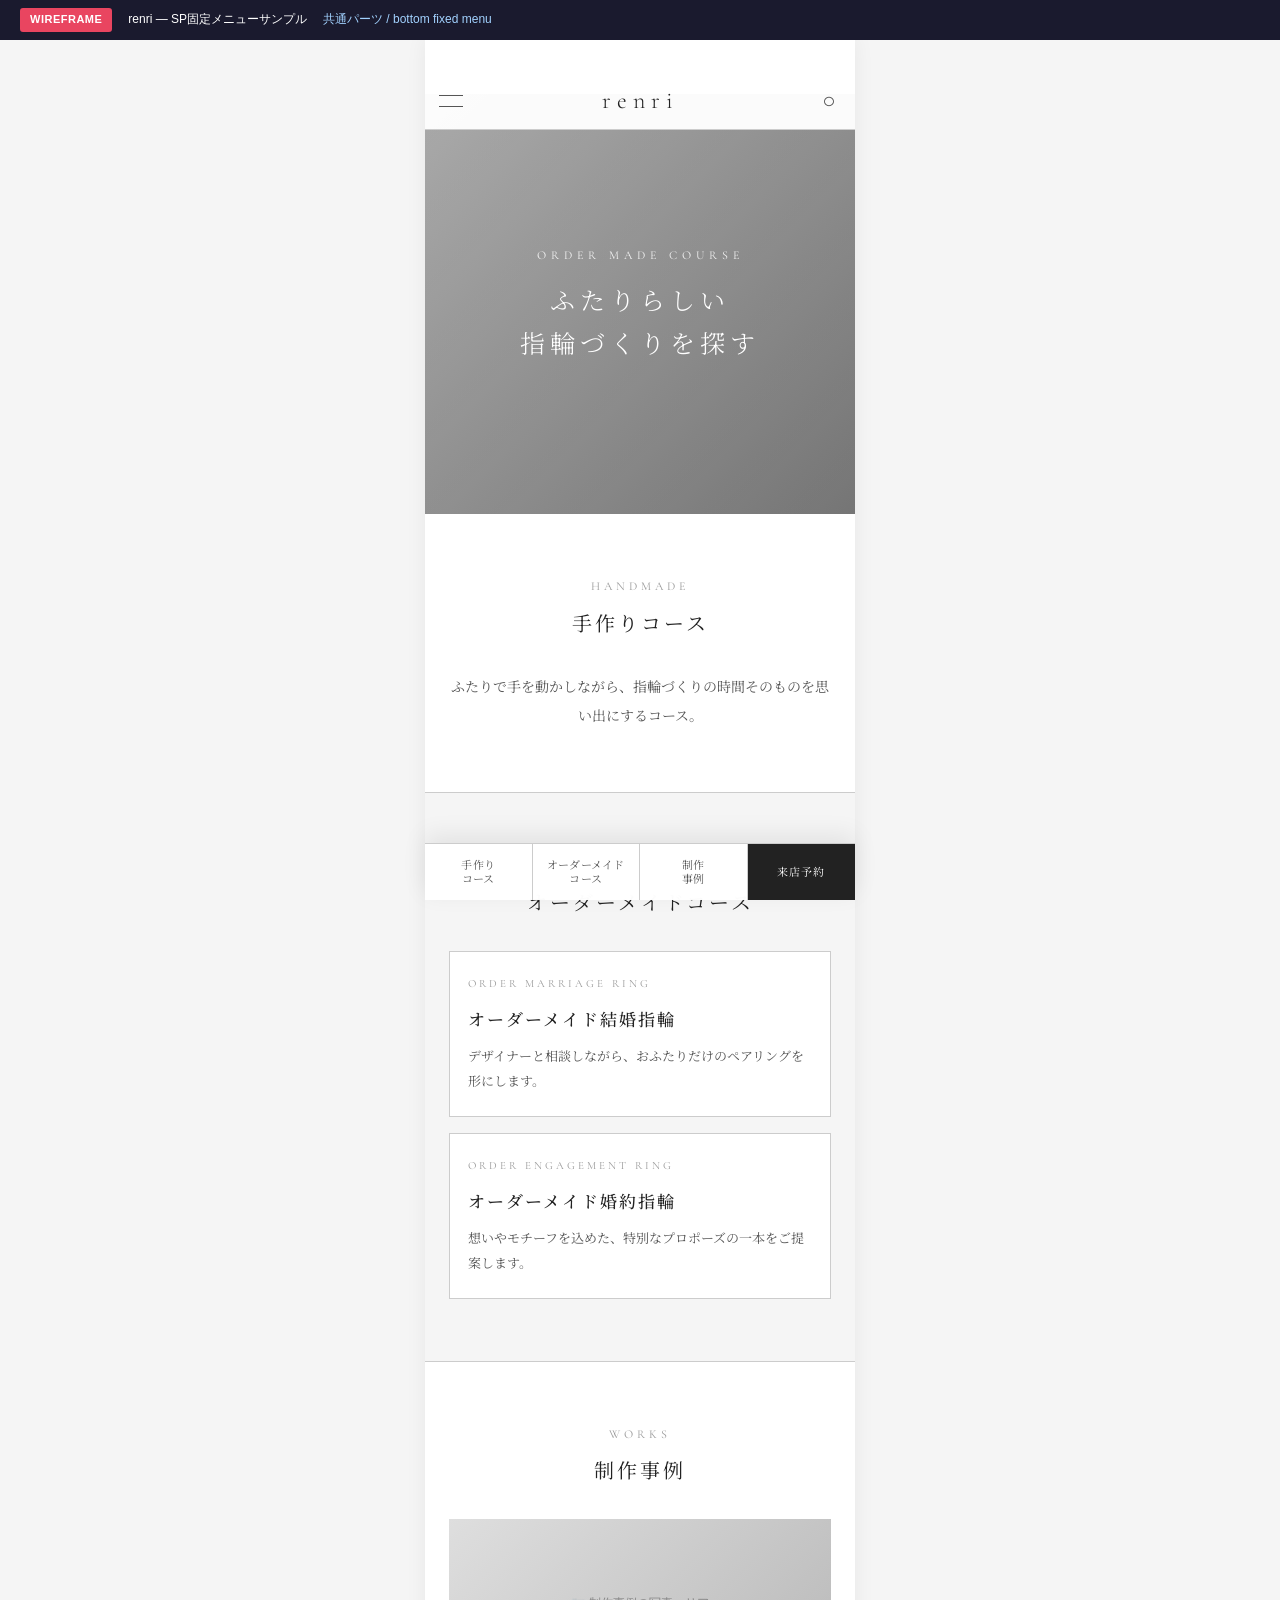
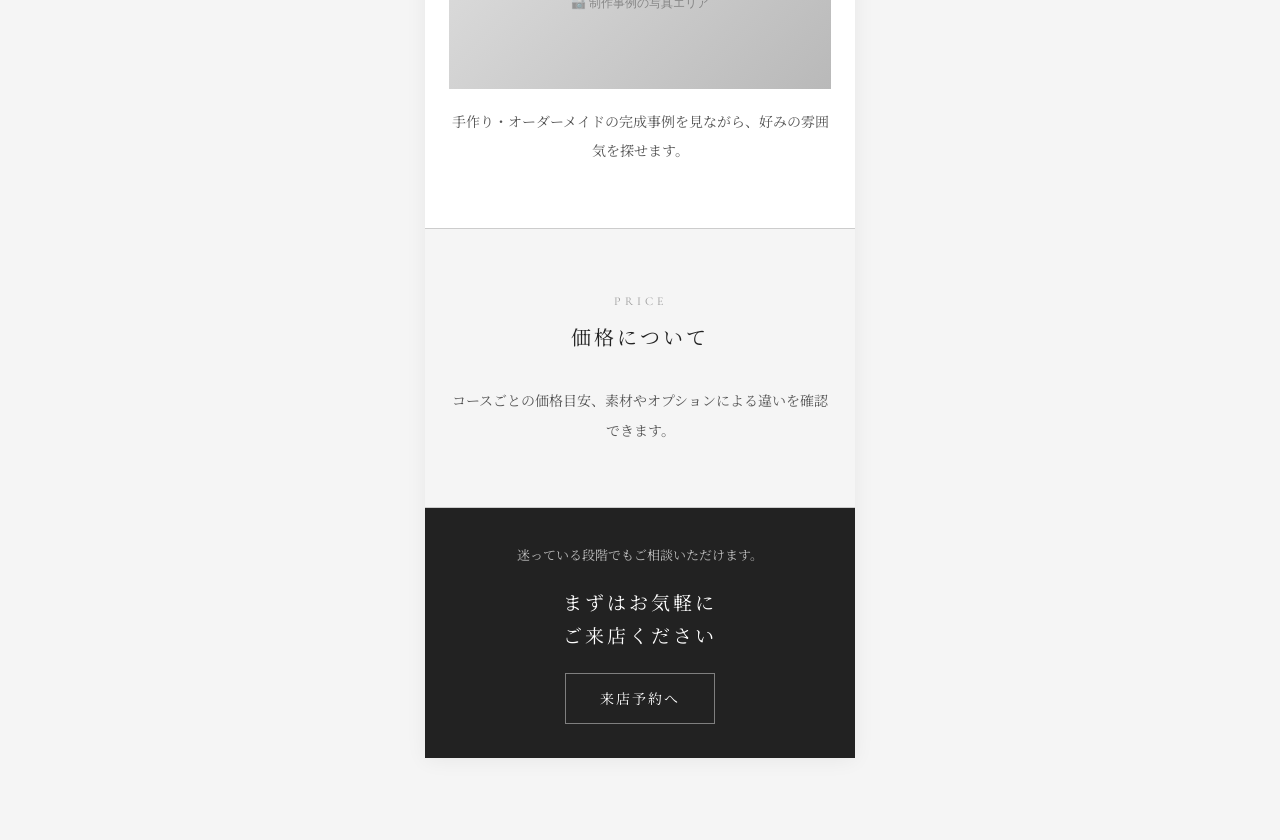
<file: wireframe_work/sp_fixed_menu_sample.html>
<!DOCTYPE html>
<html lang="ja">
<head>
  <meta charset="UTF-8">
  <meta name="robots" content="noindex, nofollow">
  <meta name="viewport" content="width=device-width, initial-scale=1.0">
  <title>SP固定メニューサンプル | renri ワイヤーフレーム</title>
  <link rel="preconnect" href="https://fonts.googleapis.com">
  <link href="https://fonts.googleapis.com/css2?family=Noto+Serif+JP:wght@300;400;500;600&family=Cormorant+Garamond:wght@300;400;500;600&display=swap" rel="stylesheet">
  <style>
    :root {
      --gold: #555555;
      --text-primary: #222222;
      --text-secondary: #555555;
      --text-light: #999999;
      --bg-white: #ffffff;
      --bg-cream: #f5f5f5;
      --bg-warm: #e8e8e8;
      --bg-dark: #222222;
      --border-light: #cccccc;
      --shadow-soft: 0 2px 20px rgba(0, 0, 0, 0.06);
      --serif-jp: 'Noto Serif JP', 'Yu Mincho', '游明朝', serif;
      --serif-en: 'Cormorant Garamond', serif;
    }

    * {
      margin: 0;
      padding: 0;
      box-sizing: border-box;
    }

    html {
      scroll-behavior: smooth;
    }

    body {
      padding-top: 36px;
      padding-bottom: 82px;
      background: var(--bg-cream);
      color: var(--text-primary);
      font-family: var(--serif-jp);
      font-size: 15px;
      line-height: 1.8;
      -webkit-font-smoothing: antialiased;
    }

    a {
      color: inherit;
      text-decoration: none;
    }

    .wireframe-bar {
      position: fixed;
      top: 0;
      left: 0;
      right: 0;
      z-index: 9999;
      background: #1a1a2e;
      color: #fff;
      padding: 8px 20px;
      font-family: sans-serif;
      font-size: 12px;
      display: flex;
      align-items: center;
      gap: 16px;
    }

    .wireframe-bar .badge {
      background: #e94560;
      color: #fff;
      padding: 2px 10px;
      border-radius: 3px;
      font-weight: 700;
      font-size: 11px;
      letter-spacing: 0.5px;
    }

    .wireframe-bar .page-path {
      color: #a2d2ff;
      font-weight: 500;
    }

    .prototype {
      width: min(100%, 430px);
      margin: 0 auto;
      background: var(--bg-white);
      min-height: calc(100vh - 36px);
      box-shadow: var(--shadow-soft);
      overflow: hidden;
    }

    .site-header {
      position: sticky;
      top: 36px;
      z-index: 20;
      display: grid;
      grid-template-columns: 52px 1fr 52px;
      align-items: center;
      min-height: 58px;
      background: rgba(255,255,255,0.96);
      border-bottom: 1px solid var(--border-light);
    }

    .hamburger,
    .menu-dots {
      display: flex;
      align-items: center;
      justify-content: center;
      color: var(--text-secondary);
      font-family: sans-serif;
      font-size: 22px;
      line-height: 1;
    }

    .hamburger span {
      width: 24px;
      height: 12px;
      border-top: 1px solid var(--text-secondary);
      border-bottom: 1px solid var(--text-secondary);
      display: block;
    }

    .logo {
      text-align: center;
      font-family: var(--serif-en);
      font-size: 24px;
      font-weight: 300;
      letter-spacing: 6px;
      line-height: 1;
    }

    .hero {
      position: relative;
      height: 420px;
      display: flex;
      align-items: center;
      justify-content: center;
      text-align: center;
      background:
        linear-gradient(rgba(0,0,0,0.18), rgba(0,0,0,0.18)),
        linear-gradient(135deg, #cfcfcf, #8f8f8f);
      color: #fff;
    }

    .section-label {
      position: absolute;
      top: 12px;
      left: 12px;
      background: rgba(26, 26, 46, 0.85);
      color: #a2d2ff;
      font-family: sans-serif;
      font-size: 11px;
      padding: 3px 10px;
      border-radius: 3px;
      z-index: 10;
      letter-spacing: 0.3px;
    }

    .hero-copy .en {
      font-family: var(--serif-en);
      font-size: 12px;
      letter-spacing: 5px;
      margin-bottom: 12px;
      opacity: 0.9;
    }

    .hero-copy h1 {
      font-size: 25px;
      font-weight: 300;
      letter-spacing: 5px;
      line-height: 1.7;
    }

    .section {
      position: relative;
      padding: 62px 24px;
      border-bottom: 1px solid var(--border-light);
    }

    .section:nth-of-type(odd) {
      background: var(--bg-cream);
    }

    .section-header {
      text-align: center;
      margin-bottom: 32px;
    }

    .section-header .en {
      font-family: var(--serif-en);
      color: var(--text-light);
      font-size: 12px;
      letter-spacing: 4px;
      margin-bottom: 8px;
    }

    .section-header h2 {
      font-size: 20px;
      font-weight: 400;
      letter-spacing: 3px;
      line-height: 1.7;
    }

    .lead {
      color: var(--text-secondary);
      font-size: 14px;
      line-height: 2.1;
      text-align: center;
    }

    .course-list {
      display: grid;
      gap: 16px;
    }

    .course-card {
      background: var(--bg-white);
      border: 1px solid var(--border-light);
      padding: 22px 18px;
      display: grid;
      gap: 10px;
    }

    .course-card .en {
      color: var(--text-light);
      font-family: var(--serif-en);
      font-size: 11px;
      letter-spacing: 3px;
    }

    .course-card h3 {
      font-size: 17px;
      font-weight: 500;
      letter-spacing: 2px;
    }

    .course-card p {
      color: var(--text-secondary);
      font-size: 13px;
      line-height: 1.9;
    }

    .placeholder {
      min-height: 170px;
      margin-bottom: 18px;
      background: linear-gradient(135deg, #dedede, #b9b9b9);
      display: flex;
      align-items: center;
      justify-content: center;
      color: rgba(0,0,0,0.34);
      font-family: sans-serif;
      font-size: 12px;
      text-align: center;
    }

    .cta-box {
      background: var(--bg-dark);
      color: #fff;
      padding: 34px 22px;
      text-align: center;
    }

    .cta-box p {
      color: rgba(255,255,255,0.7);
      font-size: 13px;
      line-height: 2;
      margin-bottom: 18px;
    }

    .cta-box h2 {
      font-size: 19px;
      font-weight: 400;
      letter-spacing: 3px;
      line-height: 1.7;
      margin-bottom: 22px;
    }

    .cta-box .dummy-button {
      display: inline-flex;
      align-items: center;
      justify-content: center;
      min-height: 48px;
      padding: 12px 34px;
      border: 1px solid rgba(255,255,255,0.42);
      font-size: 14px;
      letter-spacing: 2px;
    }

    .bottom-menu {
      position: fixed;
      left: 50%;
      bottom: 0;
      transform: translateX(-50%);
      z-index: 200;
      width: min(100%, 430px);
      display: grid;
      grid-template-columns: repeat(4, 1fr);
      border-top: 1px solid var(--border-light);
      background: rgba(255,255,255,0.96);
      box-shadow: 0 -8px 24px rgba(0,0,0,0.08);
      backdrop-filter: blur(10px);
    }

    .bottom-menu a {
      min-height: 56px;
      padding: 8px 3px;
      border-right: 1px solid var(--border-light);
      display: flex;
      align-items: center;
      justify-content: center;
      color: var(--text-secondary);
      font-size: 11px;
      letter-spacing: 0.2px;
      line-height: 1.25;
      text-align: center;
      white-space: nowrap;
    }

    .bottom-menu a:last-child {
      border-right: 0;
      background: var(--bg-dark);
      color: #fff;
      letter-spacing: 1px;
    }

    @media (max-width: 430px) {
      .prototype {
        width: 100%;
        box-shadow: none;
      }

      .wireframe-bar {
        padding: 8px 12px;
        gap: 10px;
      }

      .wireframe-bar .page-path {
        display: none;
      }
    }
  </style>
</head>
<body>
  <div class="wireframe-bar">
    <span class="badge">WIREFRAME</span>
    <span>renri — SP固定メニューサンプル</span>
    <span class="page-path">共通パーツ / bottom fixed menu</span>
  </div>

  <div class="prototype">
    <header class="site-header">
      <a class="hamburger" href="#" aria-label="メニュー"><span></span></a>
      <a class="logo" href="#">renri</a>
      <a class="menu-dots" href="#" aria-label="予約">○</a>
    </header>

    <section class="hero">
      <div class="hero-copy">
        <div class="en">ORDER MADE COURSE</div>
        <h1>ふたりらしい<br>指輪づくりを探す</h1>
      </div>
    </section>

    <section class="section" id="handmade">
      <div class="section-header">
        <div class="en">HANDMADE</div>
        <h2>手作りコース</h2>
      </div>
      <p class="lead">
        ふたりで手を動かしながら、指輪づくりの時間そのものを思い出にするコース。
      </p>
    </section>

    <section class="section" id="order">
      <div class="section-header">
        <div class="en">ORDER MADE</div>
        <h2>オーダーメイドコース</h2>
      </div>
      <div class="course-list">
        <article class="course-card">
          <span class="en">ORDER MARRIAGE RING</span>
          <h3>オーダーメイド結婚指輪</h3>
          <p>デザイナーと相談しながら、おふたりだけのペアリングを形にします。</p>
        </article>
        <article class="course-card">
          <span class="en">ORDER ENGAGEMENT RING</span>
          <h3>オーダーメイド婚約指輪</h3>
          <p>想いやモチーフを込めた、特別なプロポーズの一本をご提案します。</p>
        </article>
      </div>
    </section>

    <section class="section" id="works">
      <div class="section-header">
        <div class="en">WORKS</div>
        <h2>制作事例</h2>
      </div>
      <div class="placeholder">📷 制作事例の写真エリア</div>
      <p class="lead">
        手作り・オーダーメイドの完成事例を見ながら、好みの雰囲気を探せます。
      </p>
    </section>

    <section class="section">
      <div class="section-header">
        <div class="en">PRICE</div>
        <h2>価格について</h2>
      </div>
      <p class="lead">
        コースごとの価格目安、素材やオプションによる違いを確認できます。
      </p>
    </section>

    <section class="cta-box" id="reserve">
      <p>迷っている段階でもご相談いただけます。</p>
      <h2>まずはお気軽に<br>ご来店ください</h2>
      <span class="dummy-button">来店予約へ</span>
    </section>
  </div>

  <nav class="bottom-menu" aria-label="SP固定メニュー">
    <a href="#handmade">手作り<br>コース</a>
    <a href="#order">オーダーメイド<br>コース</a>
    <a href="#works">制作<br>事例</a>
    <a href="#reserve">来店予約</a>
  </nav>

</body>
</html>
</file>
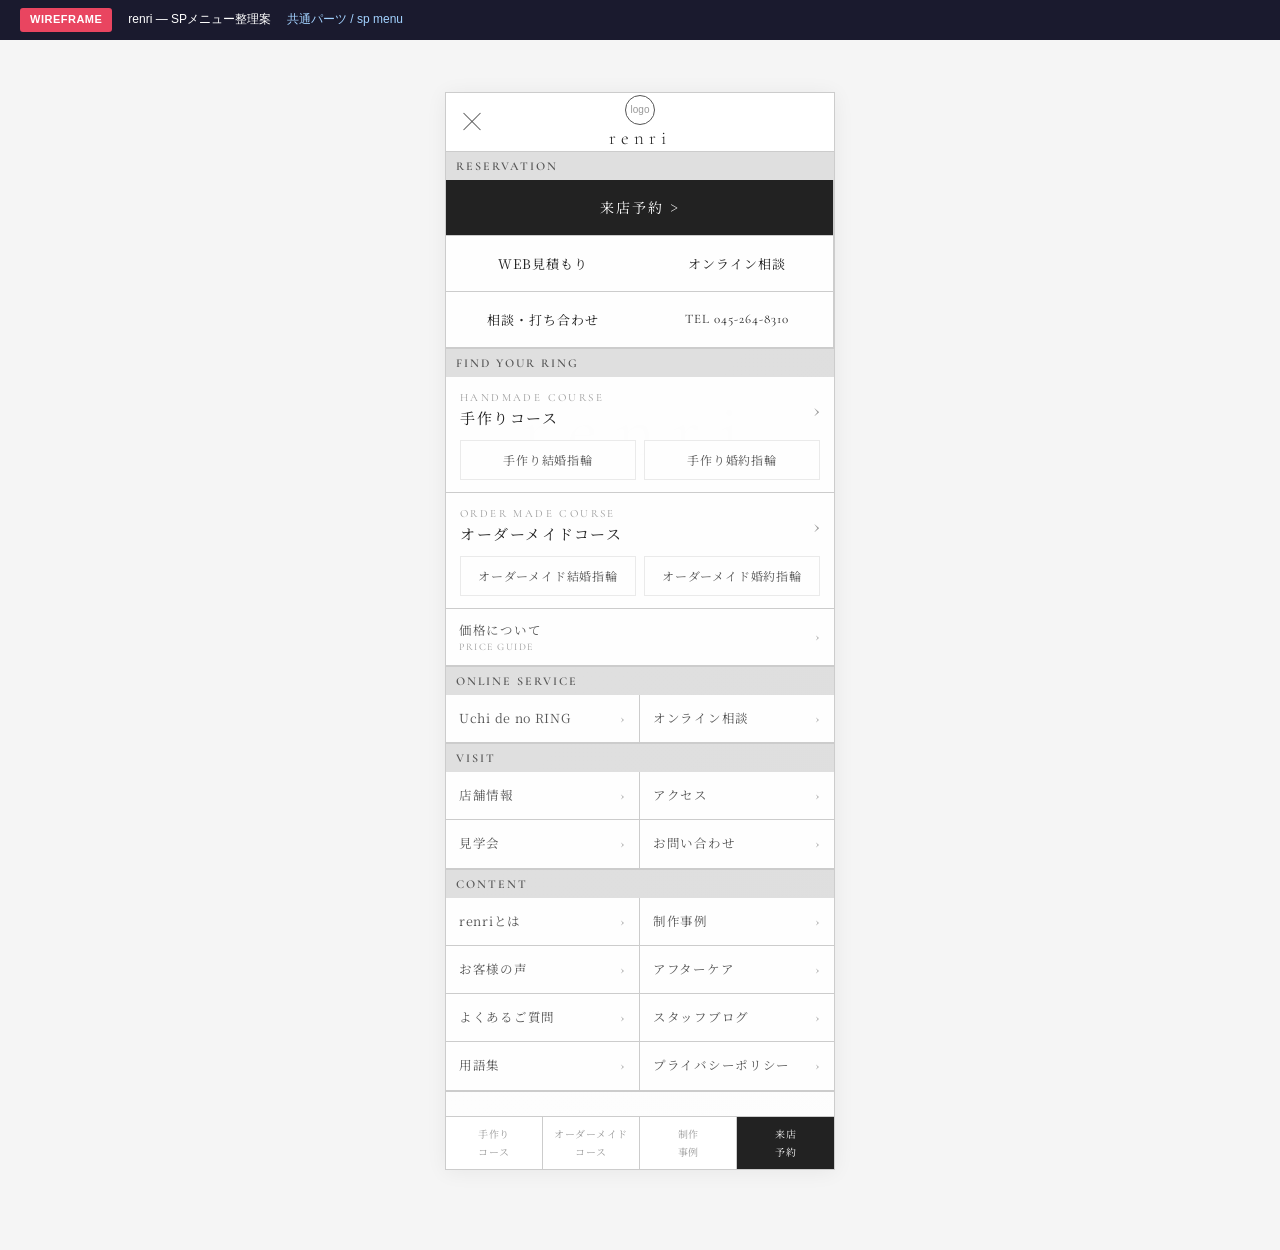
<file: wireframe_work/sp_menu_wireframe.html>
<!DOCTYPE html>
<html lang="ja">
<head>
  <meta charset="UTF-8">
  <meta name="robots" content="noindex, nofollow">
  <meta name="viewport" content="width=device-width, initial-scale=1.0">
  <title>SPメニュー | renri ワイヤーフレーム</title>
  <link rel="preconnect" href="https://fonts.googleapis.com">
  <link href="https://fonts.googleapis.com/css2?family=Noto+Serif+JP:wght@300;400;500;600&family=Cormorant+Garamond:wght@300;400;500;600&display=swap" rel="stylesheet">
  <style>
    :root {
      --gold: #555555;
      --gold-light: #777777;
      --gold-dark: #333333;
      --text-primary: #222222;
      --text-secondary: #555555;
      --text-light: #999999;
      --bg-white: #ffffff;
      --bg-cream: #f5f5f5;
      --bg-warm: #e8e8e8;
      --bg-dark: #222222;
      --border-light: #cccccc;
      --shadow-soft: 0 2px 20px rgba(0, 0, 0, 0.06);
      --serif-jp: 'Noto Serif JP', 'Yu Mincho', '游明朝', serif;
      --serif-en: 'Cormorant Garamond', serif;
      --transition: all 0.3s ease;
    }

    * {
      margin: 0;
      padding: 0;
      box-sizing: border-box;
    }

    body {
      padding-top: 36px;
      background: var(--bg-cream);
      color: var(--text-primary);
      font-family: var(--serif-jp);
      font-size: 15px;
      line-height: 1.8;
      -webkit-font-smoothing: antialiased;
    }

    a {
      color: inherit;
      text-decoration: none;
    }

    .wireframe-bar {
      position: fixed;
      top: 0;
      left: 0;
      right: 0;
      z-index: 9999;
      background: #1a1a2e;
      color: #fff;
      padding: 8px 20px;
      font-family: sans-serif;
      font-size: 12px;
      display: flex;
      align-items: center;
      gap: 16px;
    }

    .wireframe-bar .badge {
      background: #e94560;
      color: #fff;
      padding: 2px 10px;
      border-radius: 3px;
      font-weight: 700;
      font-size: 11px;
      letter-spacing: 0.5px;
    }

    .wireframe-bar .page-path {
      color: #a2d2ff;
      font-weight: 500;
    }

    .page {
      max-width: 430px;
      margin: 0 auto;
      padding: 56px 16px 80px;
    }

    .phone-frame {
      position: sticky;
      top: 64px;
      width: 390px;
      max-width: calc(100vw - 32px);
      margin: 0 auto;
      background: var(--bg-white);
      border: 1px solid var(--border-light);
      box-shadow: var(--shadow-soft);
    }

    .sp-menu {
      min-height: 844px;
      background:
        linear-gradient(rgba(255,255,255,0.92), rgba(255,255,255,0.94)),
        linear-gradient(135deg, #ececec, #d7d7d7);
      position: relative;
      overflow: hidden;
    }

    .sp-menu::before {
      content: "renri";
      position: absolute;
      top: 270px;
      left: 50%;
      transform: translateX(-50%);
      color: rgba(0, 0, 0, 0.035);
      font-family: var(--serif-en);
      font-size: 76px;
      letter-spacing: 18px;
      pointer-events: none;
    }

    .menu-header {
      position: relative;
      z-index: 2;
      display: grid;
      grid-template-columns: 48px 1fr 48px;
      align-items: center;
      min-height: 58px;
      background: rgba(255, 255, 255, 0.96);
      border-bottom: 1px solid var(--border-light);
    }

    .close-icon {
      width: 48px;
      height: 58px;
      position: relative;
      display: block;
    }

    .close-icon::before,
    .close-icon::after {
      content: "";
      position: absolute;
      top: 28px;
      left: 14px;
      width: 24px;
      height: 1px;
      background: var(--text-secondary);
    }

    .close-icon::before {
      transform: rotate(45deg);
    }

    .close-icon::after {
      transform: rotate(-45deg);
    }

    .logo {
      text-align: center;
      font-family: var(--serif-en);
      font-size: 19px;
      font-weight: 300;
      letter-spacing: 5px;
      line-height: 1.15;
    }

    .logo-mark {
      width: 30px;
      height: 30px;
      margin: 0 auto 2px;
      border: 1px solid var(--text-secondary);
      border-radius: 50%;
      display: flex;
      align-items: center;
      justify-content: center;
      color: var(--text-light);
      font-family: sans-serif;
      font-size: 10px;
      letter-spacing: 0;
    }

    .menu-body {
      position: relative;
      z-index: 2;
      padding-bottom: 24px;
    }

    .menu-section {
      border-bottom: 1px solid var(--border-light);
      background: rgba(255,255,255,0.58);
    }

    .menu-section-title {
      background: rgba(0,0,0,0.12);
      color: var(--text-secondary);
      font-family: var(--serif-en);
      font-size: 12px;
      font-weight: 600;
      letter-spacing: 2px;
      line-height: 1;
      padding: 8px 10px;
    }

    .cta-grid {
      display: grid;
      grid-template-columns: 1fr 1fr;
    }

    .cta-item {
      min-height: 56px;
      padding: 13px 14px;
      display: flex;
      align-items: center;
      justify-content: center;
      gap: 6px;
      border-right: 1px solid var(--border-light);
      border-bottom: 1px solid var(--border-light);
      color: var(--text-primary);
      font-size: 13px;
      letter-spacing: 1px;
      text-align: center;
      background: rgba(255,255,255,0.66);
    }

    .cta-item:nth-child(2n) {
      border-right: 0;
    }

    .cta-item.primary {
      grid-column: span 2;
      background: var(--bg-dark);
      color: #fff;
      font-size: 14px;
      letter-spacing: 2px;
    }

    .cta-item.tel {
      font-family: var(--serif-en);
      letter-spacing: 1px;
    }

    .course-block {
      padding: 14px 14px 12px;
      border-bottom: 1px solid var(--border-light);
      background: rgba(255,255,255,0.64);
    }

    .course-block:last-child {
      border-bottom: 0;
    }

    .course-head {
      display: flex;
      align-items: center;
      justify-content: space-between;
      gap: 12px;
      margin-bottom: 10px;
    }

    .course-label {
      display: block;
      font-family: var(--serif-en);
      font-size: 11px;
      color: var(--text-light);
      letter-spacing: 2.4px;
      line-height: 1.3;
    }

    .course-title {
      display: block;
      margin-top: 2px;
      font-size: 15px;
      color: var(--text-primary);
      letter-spacing: 1.5px;
      line-height: 1.5;
    }

    .course-arrow {
      color: var(--text-light);
      font-family: var(--serif-en);
      font-size: 24px;
      line-height: 1;
    }

    .sub-link-grid {
      display: grid;
      grid-template-columns: 1fr 1fr;
      gap: 8px;
    }

    .sub-link {
      min-height: 40px;
      padding: 8px 10px;
      border: 1px solid rgba(0,0,0,0.08);
      background: rgba(255,255,255,0.72);
      color: var(--text-secondary);
      display: flex;
      align-items: center;
      justify-content: center;
      font-size: 12px;
      letter-spacing: 0.8px;
      text-align: center;
      line-height: 1.5;
    }

    .menu-grid {
      display: grid;
      grid-template-columns: 1fr 1fr;
    }

    .menu-item {
      min-height: 48px;
      padding: 12px 13px;
      display: flex;
      align-items: center;
      justify-content: space-between;
      gap: 8px;
      border-right: 1px solid var(--border-light);
      border-bottom: 1px solid var(--border-light);
      background: rgba(255,255,255,0.58);
      color: var(--text-secondary);
      font-size: 12.5px;
      letter-spacing: 0.7px;
      line-height: 1.55;
    }

    .menu-item:nth-child(2n) {
      border-right: 0;
    }

    .menu-item.full {
      grid-column: span 2;
      border-right: 0;
    }

    .menu-item .en-small {
      display: block;
      margin-top: 1px;
      color: var(--text-light);
      font-family: var(--serif-en);
      font-size: 10px;
      letter-spacing: 1.5px;
      line-height: 1.2;
    }

    .arrow {
      color: var(--text-light);
      font-family: var(--serif-en);
      font-size: 15px;
      flex-shrink: 0;
    }

    .bottom-reserve {
      position: sticky;
      bottom: 0;
      display: grid;
      grid-template-columns: repeat(4, 1fr);
      z-index: 4;
      border-top: 1px solid var(--border-light);
      background: rgba(255,255,255,0.96);
    }

    .bottom-reserve a {
      min-height: 52px;
      display: flex;
      align-items: center;
      justify-content: center;
      border-right: 1px solid var(--border-light);
      color: var(--text-light);
      font-size: 10px;
      letter-spacing: 0.5px;
      text-align: center;
      white-space: nowrap;
    }

    .bottom-reserve a:last-child {
      border-right: 0;
      background: var(--bg-dark);
      color: #fff;
      letter-spacing: 1px;
    }

    .notes {
      background: var(--bg-white);
      border: 1px solid var(--border-light);
      box-shadow: var(--shadow-soft);
      padding: 34px;
    }

    .notes .eyebrow {
      font-family: var(--serif-en);
      color: var(--text-light);
      font-size: 12px;
      letter-spacing: 4px;
      margin-bottom: 10px;
    }

    .notes h1 {
      font-size: 24px;
      font-weight: 400;
      letter-spacing: 3px;
      line-height: 1.7;
      margin-bottom: 22px;
    }

    .notes p {
      color: var(--text-secondary);
      font-size: 14px;
      line-height: 2;
      margin-bottom: 22px;
    }

    .note-list {
      display: grid;
      gap: 14px;
      margin-top: 24px;
    }

    .note-item {
      border-top: 1px solid var(--border-light);
      padding-top: 14px;
    }

    .note-item .num {
      display: block;
      color: var(--text-light);
      font-family: var(--serif-en);
      font-size: 12px;
      letter-spacing: 3px;
      margin-bottom: 4px;
    }

    .note-item h2 {
      font-size: 15px;
      font-weight: 500;
      letter-spacing: 1.5px;
      margin-bottom: 5px;
    }

    .note-item p {
      margin: 0;
      font-size: 13px;
      line-height: 1.9;
    }

    @media (max-width: 860px) {
      .page {
        grid-template-columns: 1fr;
        padding: 32px 16px 64px;
        gap: 32px;
      }

      .phone-frame {
        position: static;
        order: 1;
      }

      .notes {
        order: 2;
        padding: 26px 22px;
      }

      .notes h1 {
        font-size: 21px;
      }
    }
  </style>
</head>
<body>
  <div class="wireframe-bar">
    <span class="badge">WIREFRAME</span>
    <span>renri — SPメニュー整理案</span>
    <span class="page-path">共通パーツ / sp menu</span>
  </div>

  <main class="page">
    <div class="phone-frame" aria-label="スマートフォンメニューのワイヤーフレーム">
      <div class="sp-menu">
        <header class="menu-header">
          <span class="close-icon" aria-hidden="true"></span>
          <div class="logo">
            <span class="logo-mark">logo</span>
            renri
          </div>
          <span></span>
        </header>

        <div class="menu-body">
          <section class="menu-section">
            <div class="menu-section-title">RESERVATION</div>
            <div class="cta-grid">
              <a class="cta-item primary" href="#">来店予約 <span>&gt;</span></a>
              <a class="cta-item" href="#">WEB見積もり</a>
              <a class="cta-item" href="#">オンライン相談</a>
              <a class="cta-item" href="#">相談・打ち合わせ</a>
              <a class="cta-item tel" href="#">TEL 045-264-8310</a>
            </div>
          </section>

          <section class="menu-section">
            <div class="menu-section-title">FIND YOUR RING</div>
            <div class="course-block">
              <a class="course-head" href="#">
                <span>
                  <span class="course-label">HANDMADE COURSE</span>
                  <span class="course-title">手作りコース</span>
                </span>
                <span class="course-arrow">&rsaquo;</span>
              </a>
              <div class="sub-link-grid">
                <a class="sub-link" href="#">手作り結婚指輪</a>
                <a class="sub-link" href="#">手作り婚約指輪</a>
              </div>
            </div>
            <div class="course-block">
              <a class="course-head" href="#">
                <span>
                  <span class="course-label">ORDER MADE COURSE</span>
                  <span class="course-title">オーダーメイドコース</span>
                </span>
                <span class="course-arrow">&rsaquo;</span>
              </a>
              <div class="sub-link-grid">
                <a class="sub-link" href="#">オーダーメイド結婚指輪</a>
                <a class="sub-link" href="#">オーダーメイド婚約指輪</a>
              </div>
            </div>
            <div class="menu-grid">
              <a class="menu-item full" href="#">
                <span>価格について<span class="en-small">PRICE GUIDE</span></span>
                <span class="arrow">&rsaquo;</span>
              </a>
            </div>
          </section>

          <section class="menu-section">
            <div class="menu-section-title">ONLINE SERVICE</div>
            <div class="menu-grid">
              <a class="menu-item" href="#">
                <span>Uchi de no RING</span>
                <span class="arrow">&rsaquo;</span>
              </a>
              <a class="menu-item" href="#">
                <span>オンライン相談</span>
                <span class="arrow">&rsaquo;</span>
              </a>
            </div>
          </section>

          <section class="menu-section">
            <div class="menu-section-title">VISIT</div>
            <div class="menu-grid">
              <a class="menu-item" href="#">
                <span>店舗情報</span>
                <span class="arrow">&rsaquo;</span>
              </a>
              <a class="menu-item" href="#">
                <span>アクセス</span>
                <span class="arrow">&rsaquo;</span>
              </a>
              <a class="menu-item" href="#">
                <span>見学会</span>
                <span class="arrow">&rsaquo;</span>
              </a>
              <a class="menu-item" href="#">
                <span>お問い合わせ</span>
                <span class="arrow">&rsaquo;</span>
              </a>
            </div>
          </section>

          <section class="menu-section">
            <div class="menu-section-title">CONTENT</div>
            <div class="menu-grid">
              <a class="menu-item" href="#">
                <span>renriとは</span>
                <span class="arrow">&rsaquo;</span>
              </a>
              <a class="menu-item" href="#">
                <span>制作事例</span>
                <span class="arrow">&rsaquo;</span>
              </a>
              <a class="menu-item" href="#">
                <span>お客様の声</span>
                <span class="arrow">&rsaquo;</span>
              </a>
              <a class="menu-item" href="#">
                <span>アフターケア</span>
                <span class="arrow">&rsaquo;</span>
              </a>
              <a class="menu-item" href="#">
                <span>よくあるご質問</span>
                <span class="arrow">&rsaquo;</span>
              </a>
              <a class="menu-item" href="#">
                <span>スタッフブログ</span>
                <span class="arrow">&rsaquo;</span>
              </a>
              <a class="menu-item" href="#">
                <span>用語集</span>
                <span class="arrow">&rsaquo;</span>
              </a>
              <a class="menu-item" href="#">
                <span>プライバシーポリシー</span>
                <span class="arrow">&rsaquo;</span>
              </a>
            </div>
          </section>
        </div>

        <nav class="bottom-reserve" aria-label="スマートフォン固定CTA">
          <a href="#">手作り<br>コース</a>
          <a href="#">オーダーメイド<br>コース</a>
          <a href="#">制作<br>事例</a>
          <a href="#">来店<br>予約</a>
        </nav>
      </div>
    </div>

  </main>
</body>
</html>
</file>
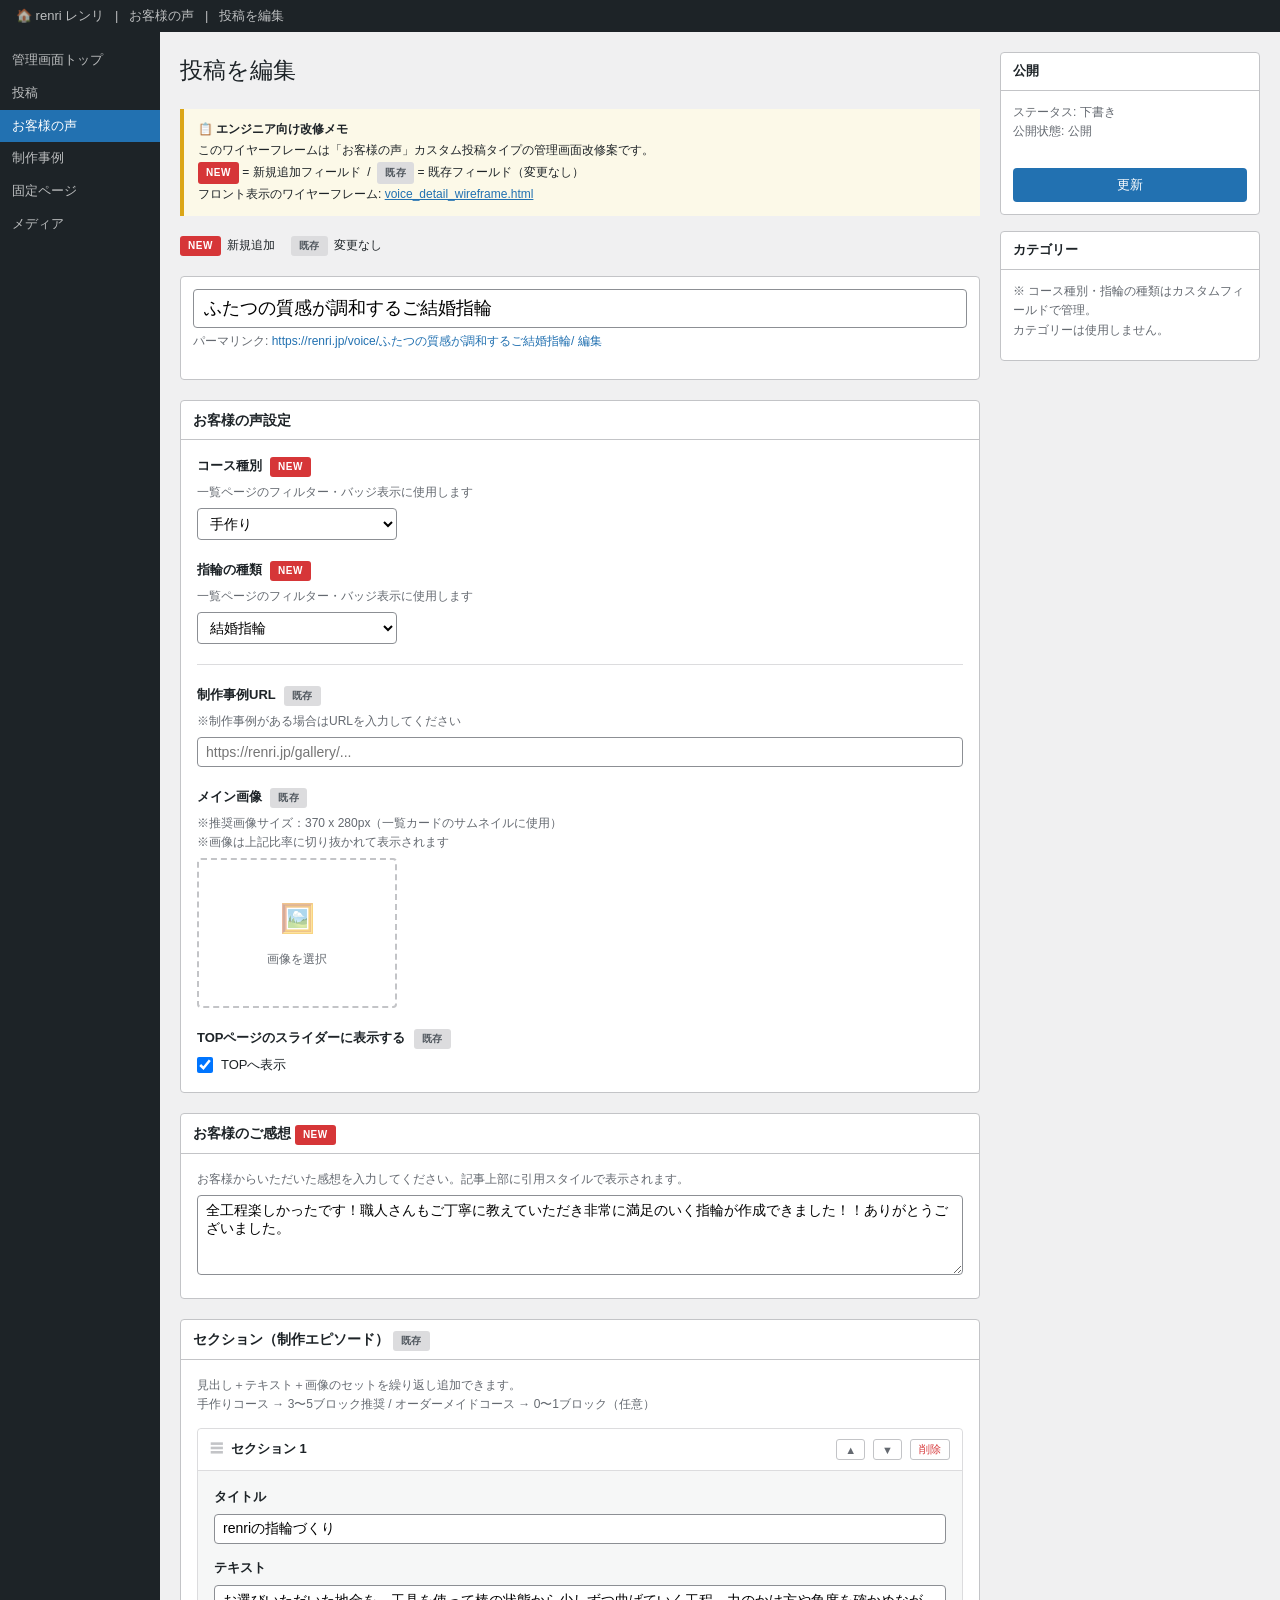
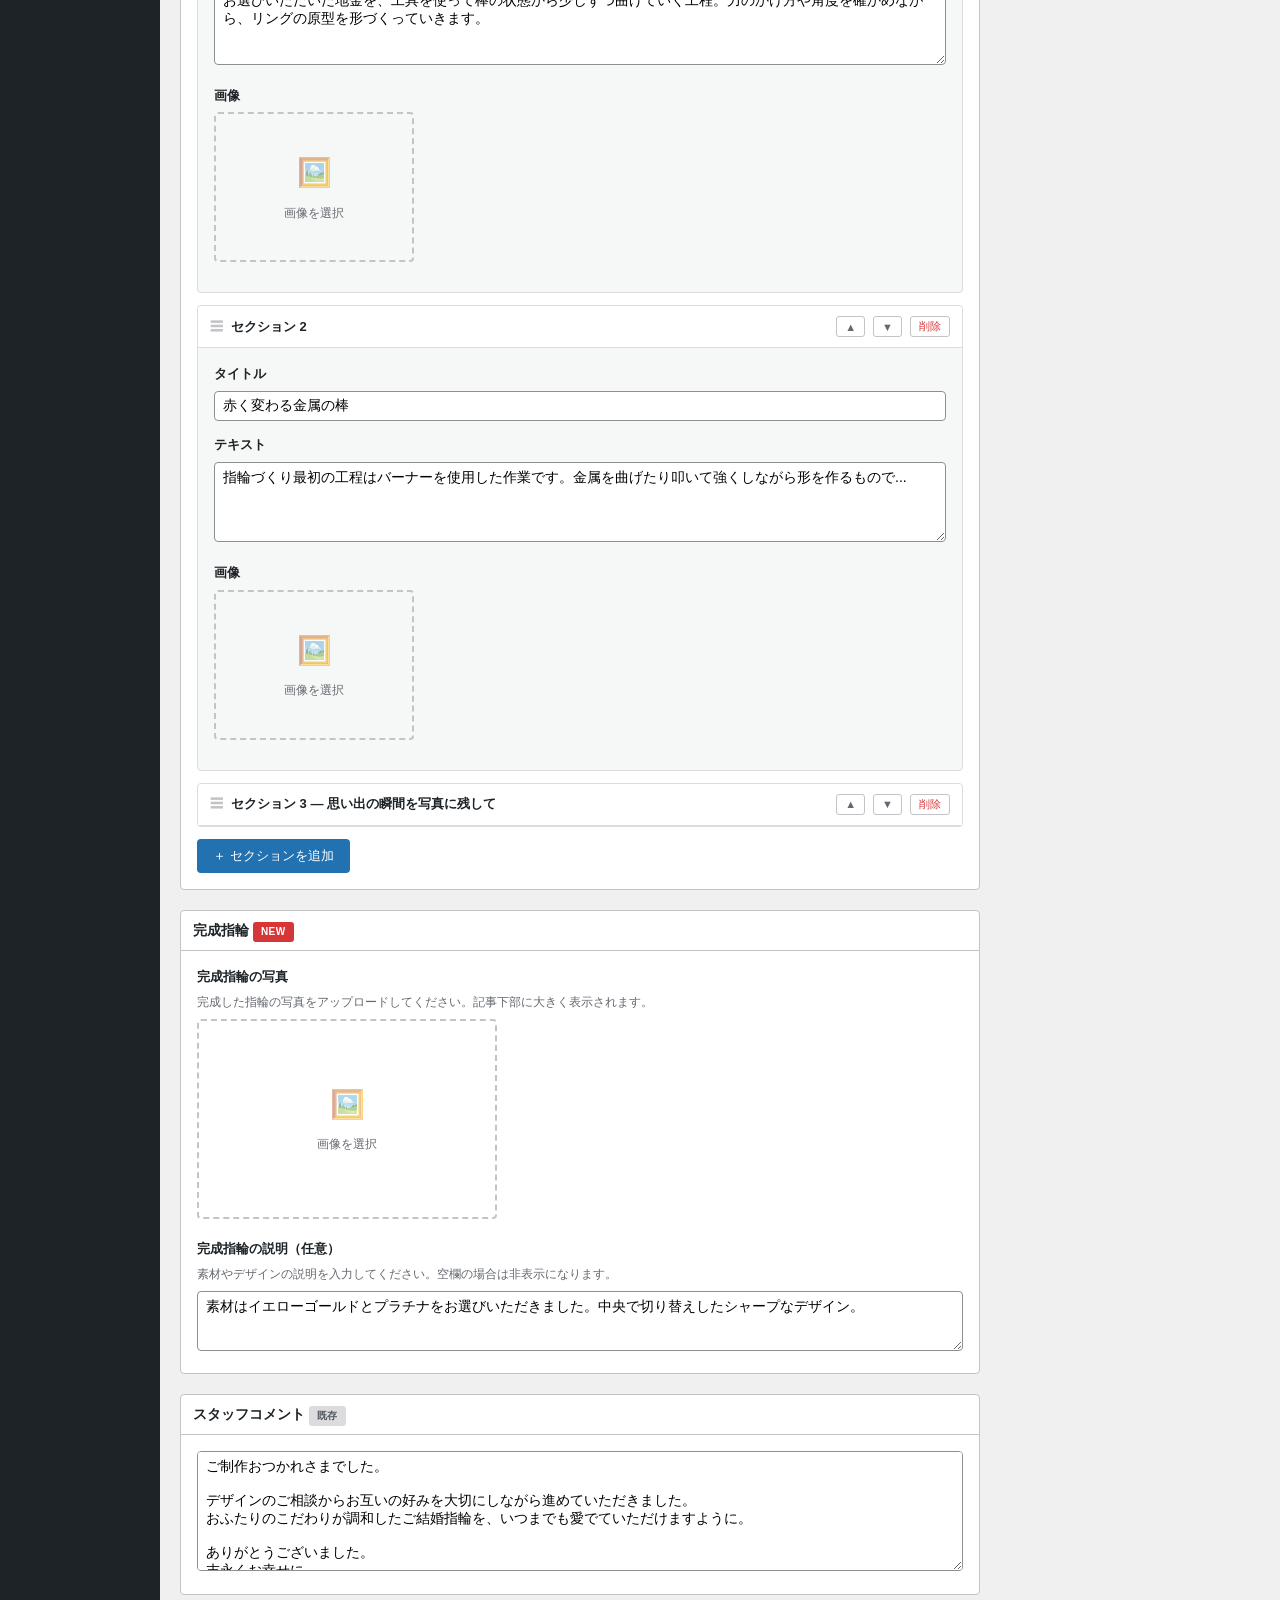
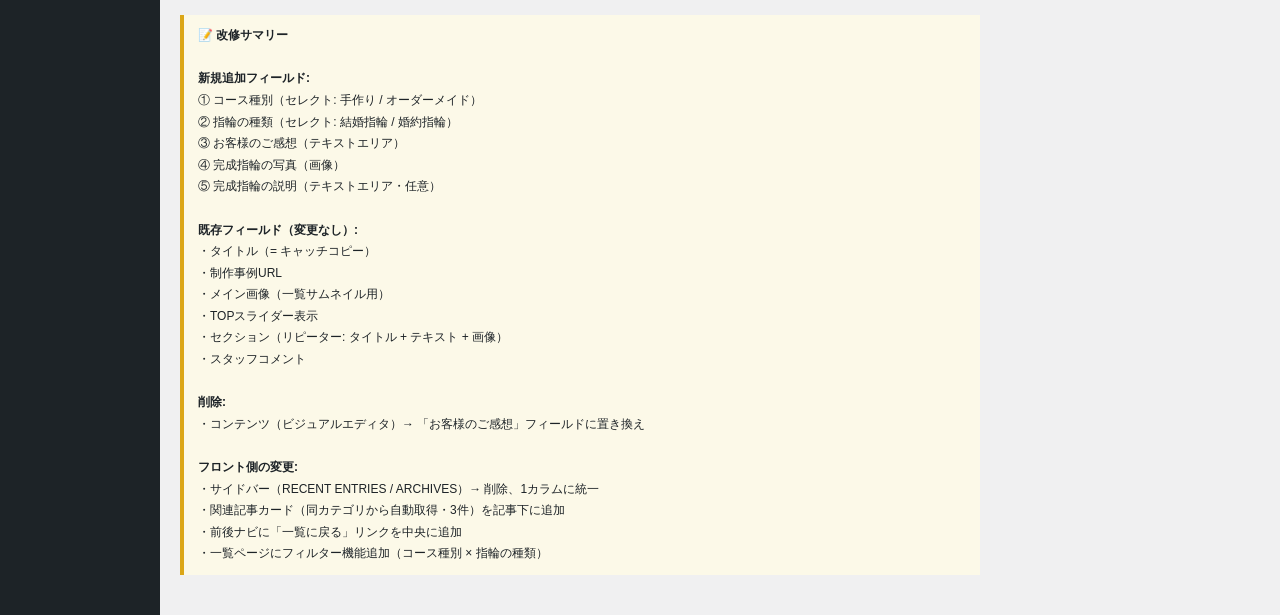
<file: wireframe_work/voice_admin_wireframe.html>
<!DOCTYPE html>
<html lang="ja">
<head>
  <meta charset="UTF-8">
  <meta name="viewport" content="width=device-width, initial-scale=1.0">
  <title>【エンジニア共有用】お客様の声 カスタム投稿 改修ワイヤーフレーム</title>
  <style>
    * { margin: 0; padding: 0; box-sizing: border-box; }

    body {
      font-family: -apple-system, BlinkMacSystemFont, "Segoe UI", Roboto, "Hiragino Sans", "Noto Sans JP", sans-serif;
      background: #f0f0f1;
      color: #1d2327;
      font-size: 13px;
      line-height: 1.6;
    }

    /* WP Admin bar mock */
    .wp-admin-bar {
      background: #1d2327;
      color: #fff;
      padding: 0 16px;
      height: 32px;
      display: flex;
      align-items: center;
      font-size: 13px;
      position: sticky;
      top: 0;
      z-index: 100;
    }
    .wp-admin-bar span { opacity: 0.7; }

    .wp-layout {
      display: flex;
      min-height: calc(100vh - 32px);
    }

    /* Sidebar mock */
    .wp-sidebar {
      width: 160px;
      background: #1d2327;
      color: #fff;
      flex-shrink: 0;
      padding-top: 12px;
    }
    .wp-sidebar-item {
      padding: 6px 12px;
      font-size: 13px;
      color: rgba(255,255,255,0.7);
      cursor: default;
    }
    .wp-sidebar-item.active {
      background: #2271b1;
      color: #fff;
    }

    /* Main content */
    .wp-main {
      flex: 1;
      padding: 20px;
      max-width: 1100px;
    }

    .page-title-row {
      display: flex;
      align-items: center;
      gap: 12px;
      margin-bottom: 20px;
    }
    .page-title-row h1 {
      font-size: 23px;
      font-weight: 400;
      color: #1d2327;
    }

    /* Postbox (metabox) */
    .postbox {
      background: #fff;
      border: 1px solid #c3c4c7;
      border-radius: 4px;
      margin-bottom: 20px;
    }
    .postbox-header {
      display: flex;
      align-items: center;
      justify-content: space-between;
      padding: 8px 12px;
      border-bottom: 1px solid #c3c4c7;
      cursor: default;
    }
    .postbox-header h2 {
      font-size: 14px;
      font-weight: 600;
    }
    .postbox-body {
      padding: 16px;
    }

    /* Form fields */
    .field-row {
      margin-bottom: 20px;
    }
    .field-row:last-child {
      margin-bottom: 0;
    }
    .field-label {
      font-weight: 600;
      font-size: 13px;
      margin-bottom: 6px;
      display: flex;
      align-items: center;
      gap: 8px;
    }
    .field-desc {
      font-size: 12px;
      color: #646970;
      margin-bottom: 6px;
    }
    .field-input {
      width: 100%;
      padding: 6px 8px;
      border: 1px solid #8c8f94;
      border-radius: 4px;
      font-size: 14px;
      font-family: inherit;
      background: #fff;
    }
    .field-input:focus {
      border-color: #2271b1;
      box-shadow: 0 0 0 1px #2271b1;
      outline: none;
    }
    textarea.field-input {
      min-height: 100px;
      resize: vertical;
    }
    select.field-input {
      width: auto;
      min-width: 200px;
      padding: 6px 24px 6px 8px;
    }

    /* Title field */
    .title-field {
      width: 100%;
      padding: 8px 10px;
      border: 1px solid #8c8f94;
      border-radius: 4px;
      font-size: 18px;
      font-family: inherit;
      margin-bottom: 4px;
    }
    .permalink-row {
      font-size: 12px;
      color: #646970;
      margin-bottom: 16px;
    }
    .permalink-row a { color: #2271b1; text-decoration: none; }

    /* Image upload placeholder */
    .image-upload {
      display: inline-flex;
      flex-direction: column;
      align-items: center;
      justify-content: center;
      width: 200px;
      height: 150px;
      border: 2px dashed #c3c4c7;
      border-radius: 4px;
      color: #646970;
      font-size: 12px;
      cursor: pointer;
      gap: 8px;
    }
    .image-upload:hover {
      border-color: #2271b1;
      color: #2271b1;
    }
    .image-upload-icon {
      font-size: 28px;
      opacity: 0.5;
    }

    /* Badge labels */
    .badge-new {
      display: inline-block;
      background: #d63638;
      color: #fff;
      font-size: 10px;
      font-weight: 600;
      padding: 2px 8px;
      border-radius: 3px;
      letter-spacing: 0.5px;
    }
    .badge-existing {
      display: inline-block;
      background: #dcdcde;
      color: #50575e;
      font-size: 10px;
      font-weight: 600;
      padding: 2px 8px;
      border-radius: 3px;
      letter-spacing: 0.5px;
    }

    /* Repeater section */
    .repeater-block {
      border: 1px solid #dcdcde;
      border-radius: 4px;
      margin-bottom: 12px;
      background: #f6f7f7;
    }
    .repeater-header {
      display: flex;
      align-items: center;
      justify-content: space-between;
      padding: 10px 12px;
      background: #fff;
      border-bottom: 1px solid #dcdcde;
      border-radius: 4px 4px 0 0;
      cursor: grab;
    }
    .repeater-header-title {
      font-weight: 600;
      font-size: 13px;
      display: flex;
      align-items: center;
      gap: 8px;
    }
    .repeater-header-title .drag-handle {
      color: #c3c4c7;
      cursor: grab;
    }
    .repeater-actions {
      display: flex;
      gap: 8px;
    }
    .repeater-actions button {
      background: none;
      border: 1px solid #c3c4c7;
      padding: 2px 8px;
      font-size: 11px;
      border-radius: 3px;
      cursor: pointer;
      color: #646970;
    }
    .repeater-actions button:hover { border-color: #2271b1; color: #2271b1; }
    .repeater-actions button.delete { color: #d63638; }
    .repeater-actions button.delete:hover { border-color: #d63638; }
    .repeater-body {
      padding: 16px;
    }
    .repeater-body .field-row {
      margin-bottom: 14px;
    }

    .btn-add-section {
      display: inline-flex;
      align-items: center;
      gap: 6px;
      padding: 8px 16px;
      background: #2271b1;
      color: #fff;
      border: none;
      border-radius: 4px;
      font-size: 13px;
      font-family: inherit;
      cursor: pointer;
    }
    .btn-add-section:hover { background: #135e96; }

    /* Checkbox */
    .checkbox-row {
      display: flex;
      align-items: center;
      gap: 8px;
    }
    .checkbox-row input[type="checkbox"] {
      width: 16px;
      height: 16px;
    }

    /* Sidebar panel */
    .wp-right-sidebar {
      width: 280px;
      flex-shrink: 0;
      padding: 20px 20px 20px 0;
    }
    .sidebar-box {
      background: #fff;
      border: 1px solid #c3c4c7;
      border-radius: 4px;
      margin-bottom: 16px;
    }
    .sidebar-box-header {
      padding: 8px 12px;
      border-bottom: 1px solid #c3c4c7;
      font-weight: 600;
      font-size: 13px;
    }
    .sidebar-box-body {
      padding: 12px;
      font-size: 12px;
      color: #646970;
    }
    .sidebar-box-body .btn-publish {
      display: block;
      width: 100%;
      padding: 8px;
      background: #2271b1;
      color: #fff;
      border: none;
      border-radius: 4px;
      font-size: 13px;
      cursor: pointer;
      margin-top: 8px;
    }

    /* Divider */
    .section-divider {
      border: none;
      border-top: 1px solid #dcdcde;
      margin: 20px 0;
    }

    /* Notes */
    .engineer-note {
      background: #fcf9e8;
      border-left: 4px solid #dba617;
      padding: 10px 14px;
      margin-bottom: 20px;
      font-size: 12px;
      line-height: 1.8;
    }
    .engineer-note strong {
      color: #1d2327;
    }

    /* Legend */
    .legend {
      display: flex;
      gap: 16px;
      margin-bottom: 20px;
      font-size: 12px;
      align-items: center;
    }
    .legend-item {
      display: flex;
      align-items: center;
      gap: 6px;
    }

    /* Responsive */
    @media (max-width: 960px) {
      .wp-sidebar { display: none; }
      .wp-right-sidebar { display: none; }
      .wp-main { max-width: 100%; }
    }
  </style>
</head>
<body>

  <!-- WP Admin Bar -->
  <div class="wp-admin-bar">
    <span>🏠 renri レンリ &nbsp;&nbsp;|&nbsp;&nbsp; お客様の声 &nbsp;&nbsp;|&nbsp;&nbsp; 投稿を編集</span>
  </div>

  <div class="wp-layout">

    <!-- Sidebar -->
    <div class="wp-sidebar">
      <div class="wp-sidebar-item">管理画面トップ</div>
      <div class="wp-sidebar-item">投稿</div>
      <div class="wp-sidebar-item active">お客様の声</div>
      <div class="wp-sidebar-item">制作事例</div>
      <div class="wp-sidebar-item">固定ページ</div>
      <div class="wp-sidebar-item">メディア</div>
    </div>

    <!-- Main -->
    <div class="wp-main">

      <div class="page-title-row">
        <h1>投稿を編集</h1>
      </div>

      <!-- Engineer Note -->
      <div class="engineer-note">
        <strong>📋 エンジニア向け改修メモ</strong><br>
        このワイヤーフレームは「お客様の声」カスタム投稿タイプの管理画面改修案です。<br>
        <span class="badge-new">NEW</span> = 新規追加フィールド &nbsp;/&nbsp; <span class="badge-existing">既存</span> = 既存フィールド（変更なし）<br>
        フロント表示のワイヤーフレーム: <a href="voice_detail_wireframe.html" style="color:#2271b1;">voice_detail_wireframe.html</a>
      </div>

      <div class="legend">
        <div class="legend-item"><span class="badge-new">NEW</span> 新規追加</div>
        <div class="legend-item"><span class="badge-existing">既存</span> 変更なし</div>
      </div>

      <!-- Post Title -->
      <div class="postbox">
        <div class="postbox-body" style="padding:12px;">
          <input type="text" class="title-field" value="ふたつの質感が調和するご結婚指輪" placeholder="タイトルを入力（= キャッチコピー）">
          <div class="permalink-row">
            パーマリンク: <a href="#">https://renri.jp/voice/ふたつの質感が調和するご結婚指輪/</a> <a href="#">編集</a>
          </div>
        </div>
      </div>

      <!-- ============================================
           お客様の声設定 (メタボックス)
           ============================================ -->
      <div class="postbox">
        <div class="postbox-header">
          <h2>お客様の声設定</h2>
        </div>
        <div class="postbox-body">

          <!-- コース種別 (NEW) -->
          <div class="field-row">
            <div class="field-label">
              コース種別
              <span class="badge-new">NEW</span>
            </div>
            <div class="field-desc">一覧ページのフィルター・バッジ表示に使用します</div>
            <select class="field-input">
              <option>-- 選択してください --</option>
              <option selected>手作り</option>
              <option>オーダーメイド</option>
            </select>
          </div>

          <!-- 指輪の種類 (NEW) -->
          <div class="field-row">
            <div class="field-label">
              指輪の種類
              <span class="badge-new">NEW</span>
            </div>
            <div class="field-desc">一覧ページのフィルター・バッジ表示に使用します</div>
            <select class="field-input">
              <option>-- 選択してください --</option>
              <option selected>結婚指輪</option>
              <option>婚約指輪</option>
            </select>
          </div>

          <hr class="section-divider">

          <!-- 制作事例URL (既存) -->
          <div class="field-row">
            <div class="field-label">
              制作事例URL
              <span class="badge-existing">既存</span>
            </div>
            <div class="field-desc">※制作事例がある場合はURLを入力してください</div>
            <input type="text" class="field-input" placeholder="https://renri.jp/gallery/..." value="">
          </div>

          <!-- メイン画像 (既存) -->
          <div class="field-row">
            <div class="field-label">
              メイン画像
              <span class="badge-existing">既存</span>
            </div>
            <div class="field-desc">※推奨画像サイズ：370 x 280px（一覧カードのサムネイルに使用）<br>※画像は上記比率に切り抜かれて表示されます</div>
            <div class="image-upload">
              <div class="image-upload-icon">🖼️</div>
              画像を選択
            </div>
          </div>

          <!-- TOPスライダー (既存) -->
          <div class="field-row">
            <div class="field-label">
              TOPページのスライダーに表示する
              <span class="badge-existing">既存</span>
            </div>
            <div class="checkbox-row">
              <input type="checkbox" checked>
              <label>TOPへ表示</label>
            </div>
          </div>

        </div>
      </div>

      <!-- ============================================
           お客様のご感想 (NEW)
           ============================================ -->
      <div class="postbox">
        <div class="postbox-header">
          <h2>お客様のご感想 <span class="badge-new">NEW</span></h2>
        </div>
        <div class="postbox-body">
          <div class="field-desc">お客様からいただいた感想を入力してください。記事上部に引用スタイルで表示されます。</div>
          <textarea class="field-input" style="min-height:80px;">全工程楽しかったです！職人さんもご丁寧に教えていただき非常に満足のいく指輪が作成できました！！ありがとうございました。</textarea>
        </div>
      </div>

      <!-- ============================================
           セクション（リピーター — 既存の構造を維持）
           ============================================ -->
      <div class="postbox">
        <div class="postbox-header">
          <h2>セクション（制作エピソード） <span class="badge-existing">既存</span></h2>
        </div>
        <div class="postbox-body">

          <div class="field-desc" style="margin-bottom:14px;">
            見出し＋テキスト＋画像のセットを繰り返し追加できます。<br>
            手作りコース → 3〜5ブロック推奨 / オーダーメイドコース → 0〜1ブロック（任意）
          </div>

          <!-- Repeater block 1 -->
          <div class="repeater-block">
            <div class="repeater-header">
              <div class="repeater-header-title">
                <span class="drag-handle">☰</span>
                セクション 1
              </div>
              <div class="repeater-actions">
                <button>▲</button>
                <button>▼</button>
                <button class="delete">削除</button>
              </div>
            </div>
            <div class="repeater-body">
              <div class="field-row">
                <div class="field-label">タイトル</div>
                <input type="text" class="field-input" value="renriの指輪づくり">
              </div>
              <div class="field-row">
                <div class="field-label">テキスト</div>
                <textarea class="field-input" style="min-height:80px;">お選びいただいた地金を、工具を使って棒の状態から少しずつ曲げていく工程。力のかけ方や角度を確かめながら、リングの原型を形づくっていきます。</textarea>
              </div>
              <div class="field-row">
                <div class="field-label">画像</div>
                <div class="image-upload">
                  <div class="image-upload-icon">🖼️</div>
                  画像を選択
                </div>
              </div>
            </div>
          </div>

          <!-- Repeater block 2 -->
          <div class="repeater-block">
            <div class="repeater-header">
              <div class="repeater-header-title">
                <span class="drag-handle">☰</span>
                セクション 2
              </div>
              <div class="repeater-actions">
                <button>▲</button>
                <button>▼</button>
                <button class="delete">削除</button>
              </div>
            </div>
            <div class="repeater-body">
              <div class="field-row">
                <div class="field-label">タイトル</div>
                <input type="text" class="field-input" value="赤く変わる金属の棒">
              </div>
              <div class="field-row">
                <div class="field-label">テキスト</div>
                <textarea class="field-input" style="min-height:80px;">指輪づくり最初の工程はバーナーを使用した作業です。金属を曲げたり叩いて強くしながら形を作るもので...</textarea>
              </div>
              <div class="field-row">
                <div class="field-label">画像</div>
                <div class="image-upload">
                  <div class="image-upload-icon">🖼️</div>
                  画像を選択
                </div>
              </div>
            </div>
          </div>

          <!-- Repeater block 3 (collapsed preview) -->
          <div class="repeater-block">
            <div class="repeater-header">
              <div class="repeater-header-title">
                <span class="drag-handle">☰</span>
                セクション 3 — 思い出の瞬間を写真に残して
              </div>
              <div class="repeater-actions">
                <button>▲</button>
                <button>▼</button>
                <button class="delete">削除</button>
              </div>
            </div>
          </div>

          <div style="margin-top:12px;">
            <button class="btn-add-section">＋ セクションを追加</button>
          </div>

        </div>
      </div>

      <!-- ============================================
           完成指輪 (NEW)
           ============================================ -->
      <div class="postbox">
        <div class="postbox-header">
          <h2>完成指輪 <span class="badge-new">NEW</span></h2>
        </div>
        <div class="postbox-body">

          <div class="field-row">
            <div class="field-label">完成指輪の写真</div>
            <div class="field-desc">完成した指輪の写真をアップロードしてください。記事下部に大きく表示されます。</div>
            <div class="image-upload" style="width:300px; height:200px;">
              <div class="image-upload-icon">🖼️</div>
              画像を選択
            </div>
          </div>

          <div class="field-row">
            <div class="field-label">完成指輪の説明（任意）</div>
            <div class="field-desc">素材やデザインの説明を入力してください。空欄の場合は非表示になります。</div>
            <textarea class="field-input" style="min-height:60px;">素材はイエローゴールドとプラチナをお選びいただきました。中央で切り替えしたシャープなデザイン。</textarea>
          </div>

        </div>
      </div>

      <!-- ============================================
           スタッフコメント (既存)
           ============================================ -->
      <div class="postbox">
        <div class="postbox-header">
          <h2>スタッフコメント <span class="badge-existing">既存</span></h2>
        </div>
        <div class="postbox-body">
          <textarea class="field-input" style="min-height:120px;">ご制作おつかれさまでした。

デザインのご相談からお互いの好みを大切にしながら進めていただきました。
おふたりのこだわりが調和したご結婚指輪を、いつまでも愛でていただけますように。

ありがとうございました。
末永くお幸せに。</textarea>
        </div>
      </div>

      <!-- ============================================
           改修サマリー
           ============================================ -->
      <div class="engineer-note">
        <strong>📝 改修サマリー</strong><br><br>
        <strong>新規追加フィールド:</strong><br>
        ① コース種別（セレクト: 手作り / オーダーメイド）<br>
        ② 指輪の種類（セレクト: 結婚指輪 / 婚約指輪）<br>
        ③ お客様のご感想（テキストエリア）<br>
        ④ 完成指輪の写真（画像）<br>
        ⑤ 完成指輪の説明（テキストエリア・任意）<br><br>
        <strong>既存フィールド（変更なし）:</strong><br>
        ・タイトル（= キャッチコピー）<br>
        ・制作事例URL<br>
        ・メイン画像（一覧サムネイル用）<br>
        ・TOPスライダー表示<br>
        ・セクション（リピーター: タイトル + テキスト + 画像）<br>
        ・スタッフコメント<br><br>
        <strong>削除:</strong><br>
        ・コンテンツ（ビジュアルエディタ）→ 「お客様のご感想」フィールドに置き換え<br><br>
        <strong>フロント側の変更:</strong><br>
        ・サイドバー（RECENT ENTRIES / ARCHIVES）→ 削除、1カラムに統一<br>
        ・関連記事カード（同カテゴリから自動取得・3件）を記事下に追加<br>
        ・前後ナビに「一覧に戻る」リンクを中央に追加<br>
        ・一覧ページにフィルター機能追加（コース種別 × 指輪の種類）
      </div>

    </div>

    <!-- Right Sidebar -->
    <div class="wp-right-sidebar">
      <div class="sidebar-box">
        <div class="sidebar-box-header">公開</div>
        <div class="sidebar-box-body">
          ステータス: 下書き<br>
          公開状態: 公開<br><br>
          <button class="btn-publish">更新</button>
        </div>
      </div>

      <div class="sidebar-box">
        <div class="sidebar-box-header">カテゴリー</div>
        <div class="sidebar-box-body">
          <div class="field-desc" style="margin-bottom:8px;">
            ※ コース種別・指輪の種類はカスタムフィールドで管理。<br>
            カテゴリーは使用しません。
          </div>
        </div>
      </div>
    </div>

  </div>

</body>
</html>
</file>
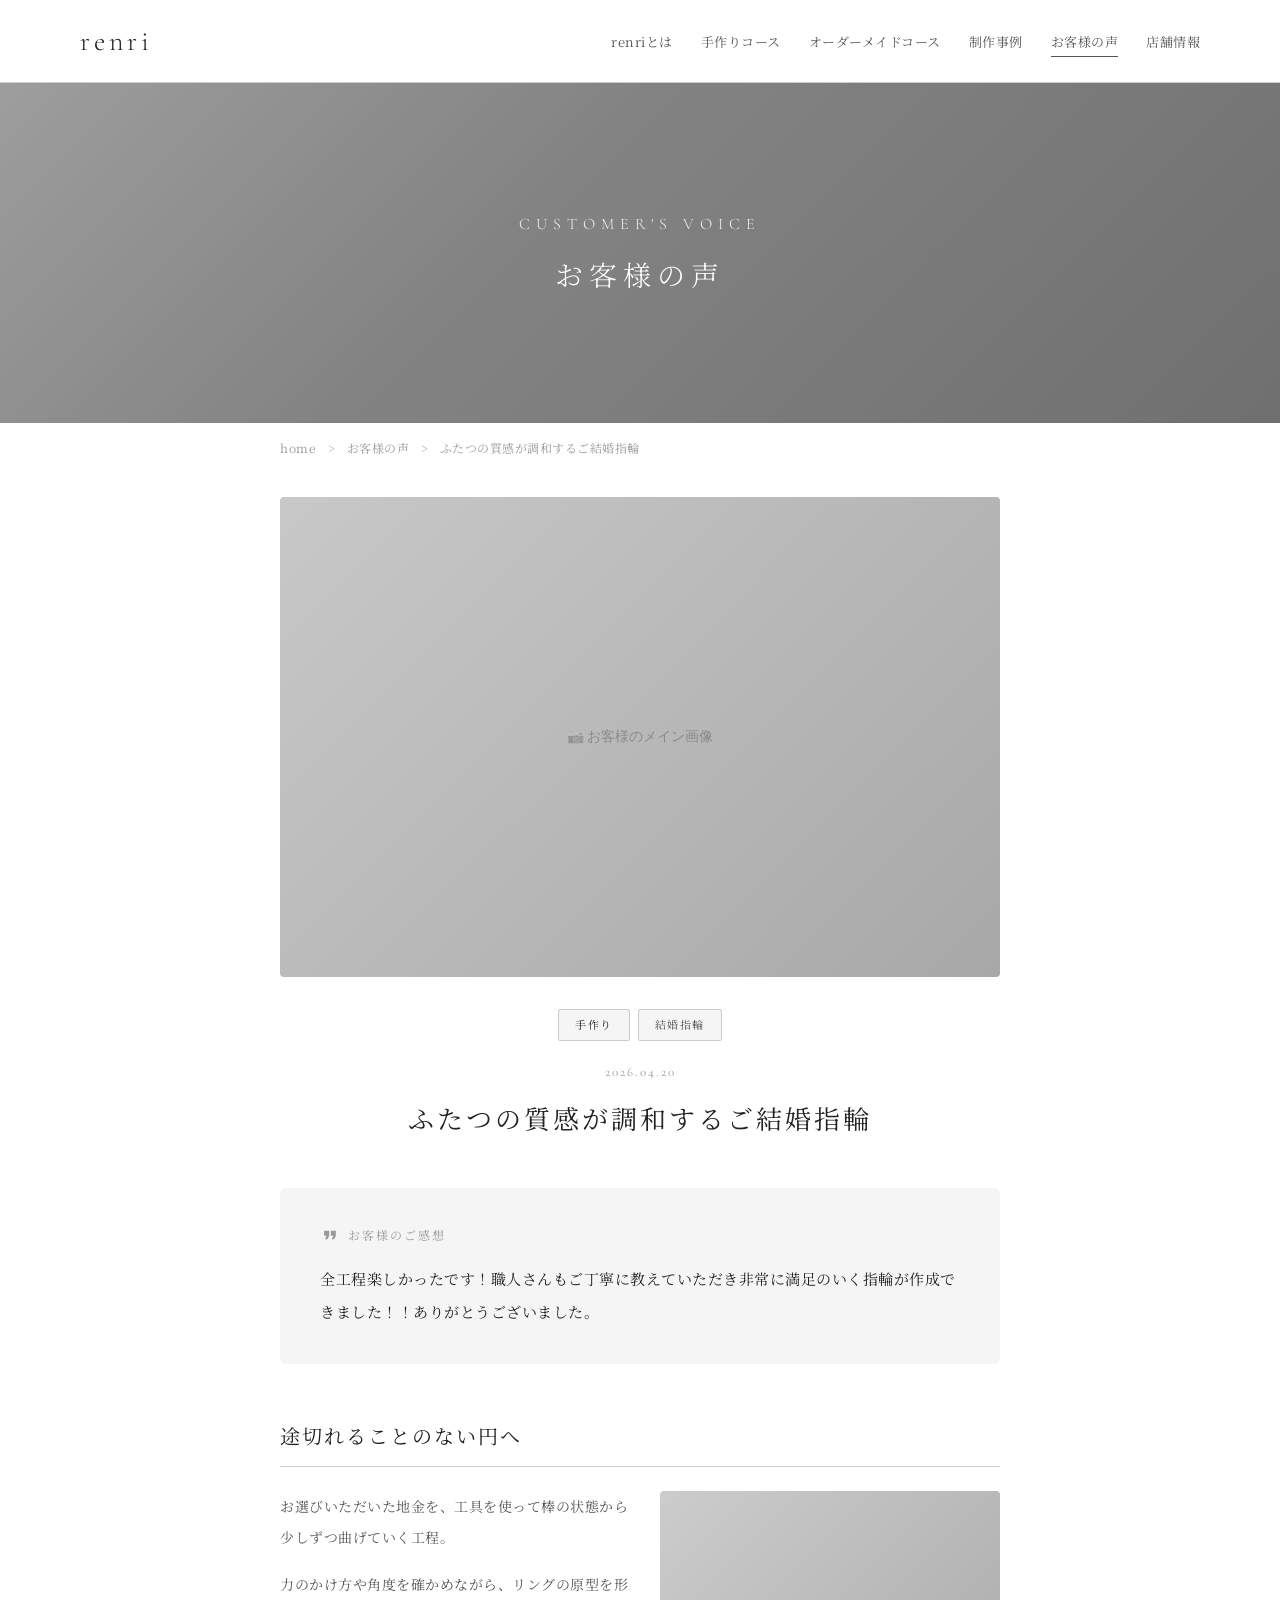
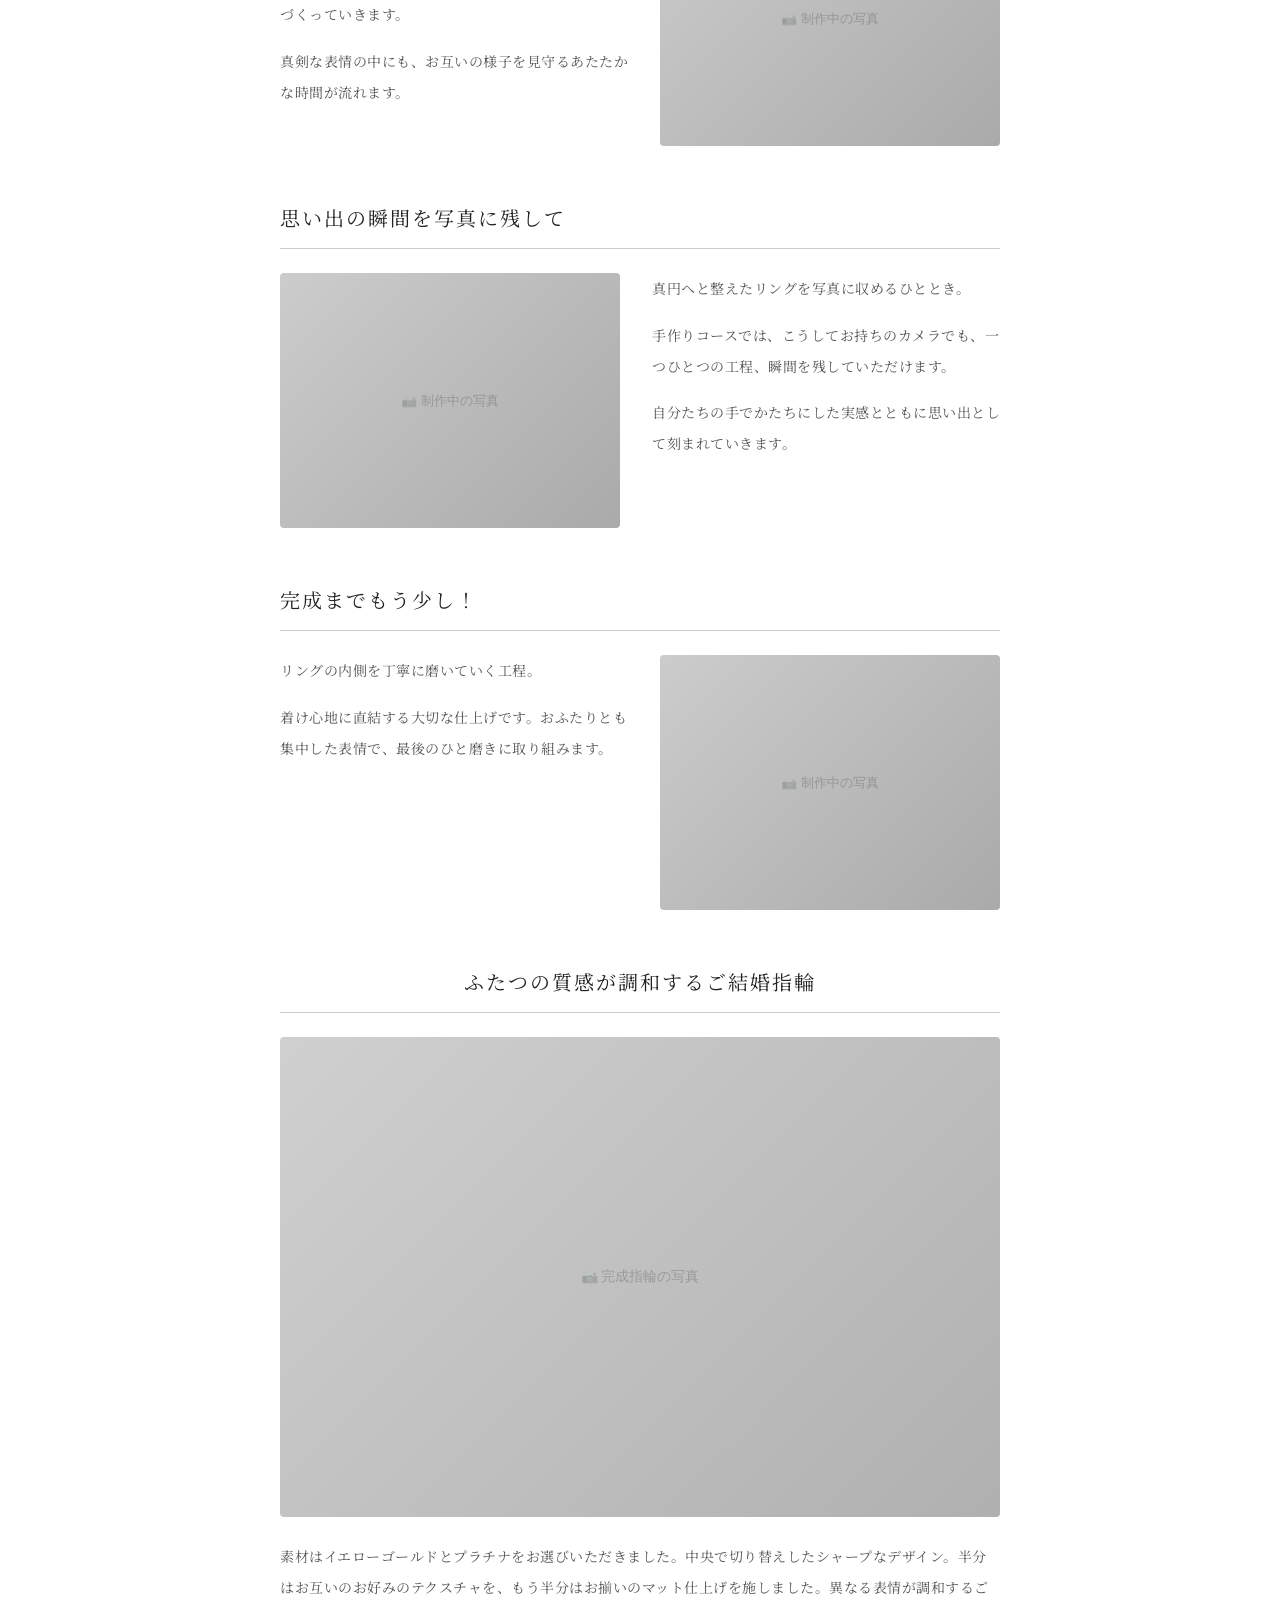
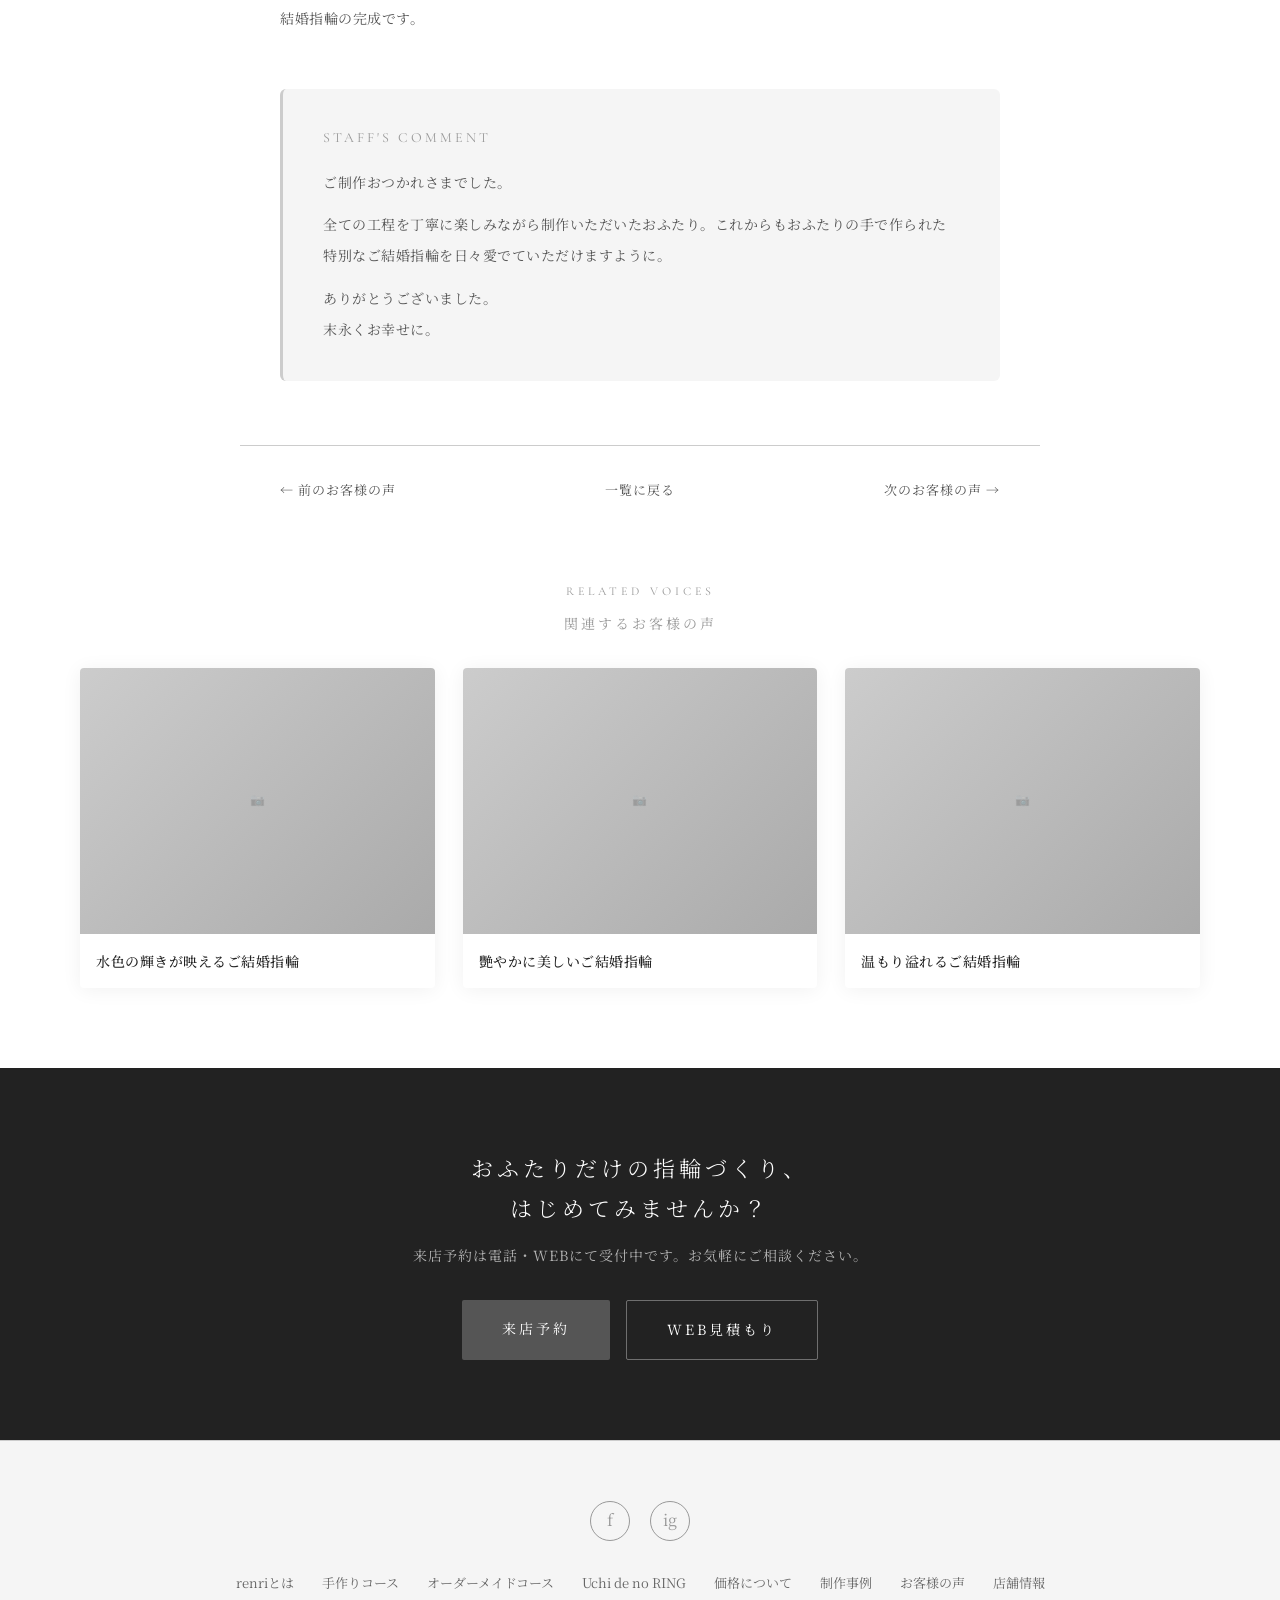
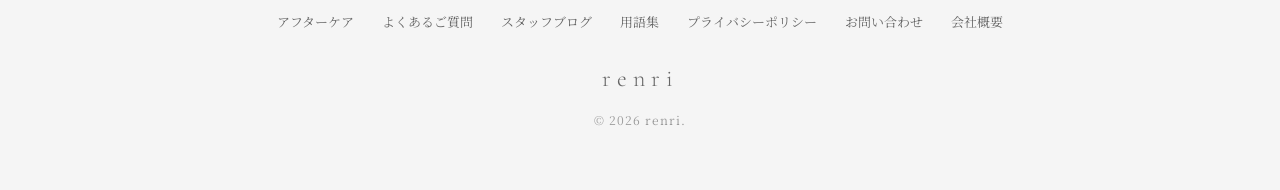
<file: wireframe_work/voice_detail_wireframe.html>
<!DOCTYPE html>
<html lang="ja">
<head>
  <meta charset="UTF-8">
  <meta name="robots" content="noindex, nofollow">
  <meta name="viewport" content="width=device-width, initial-scale=1.0">
  <title>お客様の声（個別） | renri ワイヤーフレーム</title>
  <link rel="preconnect" href="https://fonts.googleapis.com">
  <link href="https://fonts.googleapis.com/css2?family=Noto+Serif+JP:wght@300;400;500;600;700&family=Cormorant+Garamond:ital,wght@0,300;0,400;0,500;0,600;1,300;1,400&display=swap" rel="stylesheet">
  <style>
    :root {
      --gold: #555555;
      --gold-light: #777777;
      --gold-dark: #333333;
      --text-primary: #222222;
      --text-secondary: #555555;
      --text-light: #999999;
      --bg-white: #ffffff;
      --bg-cream: #f5f5f5;
      --bg-warm: #e8e8e8;
      --bg-dark: #222222;
      --border-light: #cccccc;
      --shadow-soft: 0 2px 20px rgba(0, 0, 0, 0.06);
      --shadow-card: 0 4px 30px rgba(0, 0, 0, 0.08);
      --serif-jp: 'Noto Serif JP', 'Yu Mincho', '游明朝', serif;
      --serif-en: 'Cormorant Garamond', serif;
      --transition: all 0.3s ease;
    }

    * { margin: 0; padding: 0; box-sizing: border-box; }
    html { scroll-behavior: smooth; }

    body {
      font-family: var(--serif-jp);
      color: var(--text-primary);
      background: var(--bg-white);
      line-height: 1.8;
      font-size: 15px;
      -webkit-font-smoothing: antialiased;
    }

    /* ============================================
       HEADER
       ============================================ */
    .header {
      position: sticky;
      top: 0;
      z-index: 100;
      background: rgba(255, 255, 255, 0.96);
      backdrop-filter: blur(10px);
      border-bottom: 1px solid var(--border-light);
    }
    .header-inner {
      max-width: 1200px;
      margin: 0 auto;
      padding: 16px 40px;
      display: flex;
      align-items: center;
      justify-content: space-between;
    }
    .logo {
      font-family: var(--serif-en);
      font-size: 28px;
      font-weight: 300;
      letter-spacing: 4px;
      color: var(--text-primary);
      text-decoration: none;
    }
    .nav { display: flex; gap: 28px; align-items: center; }
    .nav a {
      font-size: 13px;
      color: var(--text-secondary);
      text-decoration: none;
      letter-spacing: 0.5px;
      transition: var(--transition);
      position: relative;
    }
    .nav a:hover, .nav a.active { color: var(--gold); }
    .nav a.active::after {
      content: '';
      position: absolute;
      bottom: -4px;
      left: 0; right: 0;
      height: 1px;
      background: var(--gold);
    }

    /* ============================================
       PAGE HERO (共通)
       ============================================ */
    .page-hero {
      position: relative;
      height: 340px;
      background: linear-gradient(135deg, #c0c0c0 0%, #a0a0a0 40%, #888888 100%);
      display: flex;
      align-items: center;
      justify-content: center;
      overflow: hidden;
    }
    .page-hero::after {
      content: '';
      position: absolute;
      inset: 0;
      background: rgba(0, 0, 0, 0.18);
    }
    .page-hero-copy {
      position: relative;
      z-index: 2;
      text-align: center;
      color: #fff;
      animation: heroFadeIn 1s ease-out 0.4s both;
    }
    .page-hero-copy .en-title {
      font-family: var(--serif-en);
      font-size: 16px;
      letter-spacing: 6px;
      font-weight: 300;
      margin-bottom: 14px;
      opacity: 0.9;
    }
    .page-hero-copy h2 {
      font-size: 28px;
      font-weight: 300;
      letter-spacing: 6px;
      line-height: 1.6;
    }

    /* ============================================
       BREADCRUMB
       ============================================ */
    .breadcrumb {
      max-width: 800px;
      margin: 0 auto;
      padding: 14px 40px;
      font-size: 12px;
      color: var(--text-light);
      letter-spacing: 0.5px;
    }
    .breadcrumb a {
      color: var(--text-light);
      text-decoration: none;
      transition: var(--transition);
    }
    .breadcrumb a:hover { color: var(--gold); }
    .breadcrumb .sep { margin: 0 8px; }

    /* ============================================
       CUSTOMER MAIN IMAGE (ACF: メイン画像)
       ============================================ */
    .customer-main-image {
      max-width: 800px;
      margin: 0 auto;
      padding: 24px 40px 0;
    }
    .customer-main-image-inner {
      width: 100%;
      aspect-ratio: 3 / 2;
      background: linear-gradient(135deg, #c8c8c8, #a8a8a8);
      border-radius: 4px;
      display: flex;
      align-items: center;
      justify-content: center;
      color: rgba(0, 0, 0, 0.25);
      font-size: 14px;
      font-family: sans-serif;
      overflow: hidden;
    }

    /* ============================================
       ARTICLE HEADER
       ============================================ */
    .article-header {
      max-width: 800px;
      margin: 0 auto;
      padding: 32px 40px 0;
      text-align: center;
    }
    .article-badges {
      display: flex;
      justify-content: center;
      gap: 8px;
      margin-bottom: 20px;
    }
    .badge {
      padding: 5px 16px;
      font-size: 11px;
      letter-spacing: 1.5px;
      border-radius: 2px;
      font-family: var(--serif-jp);
    }
    .badge-handmade {
      background: var(--bg-cream);
      color: var(--text-primary);
      border: 1px solid var(--border-light);
    }
    .badge-ordermade {
      background: var(--text-primary);
      color: #fff;
    }
    .badge-type {
      background: var(--bg-cream);
      color: var(--text-secondary);
      border: 1px solid var(--border-light);
    }
    .article-date {
      font-family: var(--serif-en);
      font-size: 13px;
      color: var(--text-light);
      letter-spacing: 2px;
      margin-bottom: 12px;
    }
    .article-title {
      font-size: 26px;
      font-weight: 400;
      letter-spacing: 3px;
      line-height: 1.7;
      color: var(--text-primary);
    }

    /* ============================================
       CUSTOMER QUOTE (お客様のご感想)
       ============================================ */
    .customer-quote {
      max-width: 800px;
      margin: 48px auto 0;
      padding: 0 40px;
    }
    .customer-quote-inner {
      position: relative;
      background: var(--bg-cream);
      border-radius: 6px;
      padding: 36px 40px;
    }
    .customer-quote-label {
      font-size: 12px;
      letter-spacing: 2px;
      color: var(--text-light);
      margin-bottom: 16px;
      display: flex;
      align-items: center;
      gap: 8px;
    }
    .customer-quote-label::before {
      content: '';
      display: inline-block;
      width: 20px;
      height: 20px;
      background: url("data:image/svg+xml,%3Csvg xmlns='http://www.w3.org/2000/svg' width='20' height='20' fill='%23999' viewBox='0 0 24 24'%3E%3Cpath d='M6 17h3l2-4V7H5v6h3zm8 0h3l2-4V7h-6v6h3z'/%3E%3C/svg%3E") no-repeat center;
    }
    .customer-quote-text {
      font-size: 15px;
      line-height: 2.2;
      color: var(--text-primary);
      letter-spacing: 0.5px;
    }

    /* ============================================
       EPISODE SECTION (リピーターフィールド)
       ============================================ */
    .episode-section {
      max-width: 800px;
      margin: 0 auto;
      padding: 56px 40px 0;
    }
    .episode-block {
      margin-bottom: 56px;
    }
    .episode-block:last-child {
      margin-bottom: 0;
    }
    .episode-heading {
      font-size: 20px;
      font-weight: 400;
      letter-spacing: 2px;
      line-height: 1.6;
      margin-bottom: 24px;
      padding-bottom: 14px;
      border-bottom: 1px solid var(--border-light);
    }
    .episode-content {
      display: flex;
      gap: 32px;
      align-items: flex-start;
    }
    .episode-content.img-right {
      flex-direction: row;
    }
    .episode-content.img-left {
      flex-direction: row-reverse;
    }
    .episode-text {
      flex: 1;
      font-size: 14px;
      line-height: 2.2;
      color: var(--text-secondary);
      letter-spacing: 0.5px;
    }
    .episode-text p {
      margin-bottom: 16px;
    }
    .episode-text p:last-child {
      margin-bottom: 0;
    }
    .episode-image {
      flex: 0 0 340px;
      aspect-ratio: 4 / 3;
      background: linear-gradient(135deg, #cccccc, #aaaaaa);
      border-radius: 4px;
      display: flex;
      align-items: center;
      justify-content: center;
      color: rgba(0, 0, 0, 0.2);
      font-size: 13px;
      font-family: sans-serif;
      overflow: hidden;
    }

    /* ============================================
       RING RESULT (完成指輪)
       ============================================ */
    .ring-result {
      max-width: 800px;
      margin: 56px auto 0;
      padding: 0 40px;
    }
    .ring-result-heading {
      font-size: 20px;
      font-weight: 400;
      letter-spacing: 2px;
      line-height: 1.6;
      margin-bottom: 24px;
      padding-bottom: 14px;
      border-bottom: 1px solid var(--border-light);
      text-align: center;
    }
    .ring-result-image {
      width: 100%;
      aspect-ratio: 3 / 2;
      background: linear-gradient(135deg, #d0d0d0, #b0b0b0);
      border-radius: 4px;
      display: flex;
      align-items: center;
      justify-content: center;
      color: rgba(0, 0, 0, 0.2);
      font-size: 14px;
      font-family: sans-serif;
      margin-bottom: 24px;
    }
    .ring-result-desc {
      font-size: 14px;
      line-height: 2.2;
      color: var(--text-secondary);
      letter-spacing: 0.5px;
    }

    /* ============================================
       STAFF COMMENT
       ============================================ */
    .staff-comment {
      max-width: 800px;
      margin: 56px auto 0;
      padding: 0 40px;
    }
    .staff-comment-inner {
      background: var(--bg-cream);
      border-radius: 6px;
      padding: 36px 40px;
      border-left: 3px solid var(--border-light);
    }
    .staff-comment-label {
      font-family: var(--serif-en);
      font-size: 14px;
      letter-spacing: 3px;
      color: var(--text-light);
      margin-bottom: 16px;
      font-weight: 400;
    }
    .staff-comment-text {
      font-size: 14px;
      line-height: 2.2;
      color: var(--text-secondary);
      letter-spacing: 0.5px;
    }
    .staff-comment-text p {
      margin-bottom: 12px;
    }
    .staff-comment-text p:last-child {
      margin-bottom: 0;
    }

    /* ============================================
       ARTICLE NAV (前後ナビ)
       ============================================ */
    .article-nav {
      max-width: 800px;
      margin: 64px auto 0;
      padding: 0 40px;
      display: flex;
      justify-content: space-between;
      align-items: center;
      border-top: 1px solid var(--border-light);
      padding-top: 32px;
    }
    .article-nav a {
      font-size: 13px;
      color: var(--text-secondary);
      text-decoration: none;
      letter-spacing: 1px;
      transition: var(--transition);
      display: flex;
      align-items: center;
      gap: 8px;
    }
    .article-nav a:hover { color: var(--gold); }
    .article-nav-back {
      font-size: 12px;
      color: var(--text-light);
      text-decoration: none;
      letter-spacing: 1px;
      transition: var(--transition);
    }
    .article-nav-back:hover { color: var(--gold); }

    /* ============================================
       RELATED VOICES (関連記事)
       ============================================ */
    .related-section {
      max-width: 1200px;
      margin: 80px auto 0;
      padding: 0 40px 80px;
    }
    .related-heading {
      font-size: 14px;
      font-weight: 400;
      letter-spacing: 3px;
      color: var(--text-light);
      text-align: center;
      margin-bottom: 32px;
    }
    .related-heading span {
      display: block;
      font-family: var(--serif-en);
      font-size: 12px;
      letter-spacing: 4px;
      margin-bottom: 8px;
      color: var(--text-light);
    }
    .related-grid {
      display: grid;
      grid-template-columns: repeat(3, 1fr);
      gap: 28px;
    }
    .related-card {
      background: var(--bg-white);
      border-radius: 4px;
      overflow: hidden;
      box-shadow: var(--shadow-soft);
      transition: var(--transition);
      text-decoration: none;
      color: inherit;
      display: block;
    }
    .related-card:hover {
      box-shadow: var(--shadow-card);
      transform: translateY(-4px);
    }
    .related-card-image {
      width: 100%;
      aspect-ratio: 4 / 3;
      background: linear-gradient(135deg, #cccccc, #aaaaaa);
      display: flex;
      align-items: center;
      justify-content: center;
      color: rgba(0, 0, 0, 0.2);
      font-size: 12px;
      font-family: sans-serif;
    }
    .related-card-body { padding: 16px; }
    .related-card-title {
      font-size: 14px;
      font-weight: 500;
      letter-spacing: 0.5px;
      line-height: 1.6;
    }

    /* ============================================
       CTA
       ============================================ */
    .cta {
      background: var(--bg-dark);
      color: #fff;
    }
    .cta .section-inner {
      max-width: 960px;
      margin: 0 auto;
      text-align: center;
      padding: 80px 40px;
    }
    .cta h2 {
      font-size: 22px;
      font-weight: 300;
      letter-spacing: 4px;
      margin-bottom: 16px;
    }
    .cta p {
      font-size: 14px;
      color: rgba(255, 255, 255, 0.65);
      margin-bottom: 32px;
      letter-spacing: 1px;
    }
    .cta-buttons {
      display: flex;
      gap: 16px;
      justify-content: center;
    }
    .btn-primary {
      padding: 16px 40px;
      background: var(--gold);
      color: #fff;
      border: none;
      font-family: var(--serif-jp);
      font-size: 14px;
      letter-spacing: 3px;
      cursor: pointer;
      transition: var(--transition);
      text-decoration: none;
      border-radius: 2px;
    }
    .btn-primary:hover { background: var(--gold-light); }
    .btn-secondary {
      padding: 16px 40px;
      background: transparent;
      color: #fff;
      border: 1px solid rgba(255, 255, 255, 0.35);
      font-family: var(--serif-jp);
      font-size: 14px;
      letter-spacing: 3px;
      cursor: pointer;
      transition: var(--transition);
      text-decoration: none;
      border-radius: 2px;
    }
    .btn-secondary:hover {
      border-color: rgba(255, 255, 255, 0.7);
      background: rgba(255, 255, 255, 0.08);
    }

    /* ============================================
       FOOTER
       ============================================ */
    .footer {
      padding: 60px 40px;
      text-align: center;
      background: #f5f5f5;
      border-top: 1px solid #cccccc;
      color: #666;
    }
    .footer-sns {
      display: flex;
      justify-content: center;
      gap: 20px;
      margin-bottom: 30px;
    }
    .footer-sns a {
      width: 40px; height: 40px;
      border: 1px solid #999;
      border-radius: 50%;
      display: flex;
      align-items: center;
      justify-content: center;
      text-decoration: none;
      color: #999;
      font-size: 16px;
    }
    .footer-links {
      display: flex;
      flex-wrap: wrap;
      justify-content: center;
      gap: 12px 28px;
      margin-bottom: 16px;
      font-size: 13px;
    }
    .footer-links a { color: #666; text-decoration: none; }
    .footer-logo {
      margin-top: 24px;
      font-size: 24px;
      letter-spacing: 6px;
      font-family: var(--serif-en);
      font-weight: 300;
      margin-bottom: 8px;
    }
    .footer-copy { font-size: 12px; letter-spacing: 1px; color: #999; }

    /* ============================================
       ANIMATIONS
       ============================================ */
    @keyframes heroFadeIn {
      from { opacity: 0; transform: translateY(16px); }
      to   { opacity: 1; transform: translateY(0); }
    }
    .fade-in {
      opacity: 0;
      transform: translateY(20px);
      transition: opacity 0.7s ease-out, transform 0.7s ease-out;
    }
    .fade-in.is-visible {
      opacity: 1;
      transform: translateY(0);
    }
    @media (prefers-reduced-motion: reduce) {
      .fade-in { opacity: 1; transform: none; transition: none; }
    }

    /* ============================================
       RESPONSIVE — TABLET
       ============================================ */
    @media (max-width: 960px) {
      .episode-content { flex-direction: column !important; }
      .episode-image { flex: none; width: 100%; }
      .related-grid { grid-template-columns: repeat(2, 1fr); }
    }

    /* ============================================
       RESPONSIVE — SP
       ============================================ */
    @media (max-width: 768px) {
      .header-inner { padding: 12px 20px; }
      .nav { display: none; }
      .sp-menu-btn {
        display: flex !important;
        width: 32px; height: 32px;
        align-items: center;
        justify-content: center;
        font-size: 20px;
        color: var(--text-primary);
        cursor: pointer;
      }

      .page-hero { height: 240px; }
      .page-hero-copy h2 { font-size: 22px; letter-spacing: 4px; }

      .breadcrumb { padding: 10px 20px; font-size: 11px; }

      .customer-main-image { padding: 16px 20px 0; }

      .article-header { padding: 24px 20px 0; }
      .article-title { font-size: 20px; letter-spacing: 2px; }
      .article-badges { gap: 6px; margin-bottom: 14px; }
      .badge { font-size: 10px; padding: 4px 12px; }

      .customer-quote { margin-top: 32px; padding: 0 20px; }
      .customer-quote-inner { padding: 24px 20px; }
      .customer-quote-text { font-size: 14px; }

      .episode-section { padding: 40px 20px 0; }
      .episode-block { margin-bottom: 40px; }
      .episode-heading { font-size: 17px; margin-bottom: 18px; }
      .episode-content { flex-direction: column !important; gap: 20px; }
      .episode-image { flex: none; width: 100%; }
      .episode-text { font-size: 13px; }

      .ring-result { margin-top: 40px; padding: 0 20px; }
      .ring-result-heading { font-size: 17px; }
      .ring-result-desc { font-size: 13px; }

      .staff-comment { margin-top: 40px; padding: 0 20px; }
      .staff-comment-inner { padding: 24px 20px; }
      .staff-comment-text { font-size: 13px; }

      .article-nav { margin-top: 40px; padding: 0 20px; padding-top: 24px; }
      .article-nav a { font-size: 12px; }

      .related-section { margin-top: 56px; padding: 0 20px 60px; }
      .related-grid {
        grid-template-columns: repeat(2, 1fr);
        gap: 14px;
      }
      .related-card-body { padding: 12px; }
      .related-card-title { font-size: 13px; }

      .cta .section-inner { padding: 60px 20px; }
      .cta h2 { font-size: 18px; }
      .cta-buttons { flex-direction: column; align-items: center; }

      .footer { padding: 40px 20px; }

      body { padding-bottom: 60px; }
    }

    /* ============================================
       SP FLOATING CTA
       ============================================ */
    .sp-floating-cta { display: none; }
    @media (max-width: 768px) {
      .sp-floating-cta {
        display: flex;
        position: fixed;
        bottom: 0; left: 0; right: 0;
        z-index: 200;
        background: rgba(255, 255, 255, 0.97);
        border-top: 1px solid var(--border-light);
        padding: 8px 12px;
        gap: 6px;
        justify-content: space-between;
      }
      .sp-floating-cta a {
        flex: 1;
        text-align: center;
        padding: 10px 4px;
        font-size: 11px;
        font-family: var(--serif-jp);
        letter-spacing: 0.5px;
        color: var(--text-secondary);
        text-decoration: none;
        border-radius: 2px;
        transition: var(--transition);
      }
      .sp-floating-cta a.highlight {
        background: var(--text-primary);
        color: #fff;
      }
    }
  </style>
</head>
<body>

  <!-- HEADER -->
  <header class="header">
    <div class="header-inner">
      <a href="/" class="logo">renri</a>
      <nav class="nav">
        <a href="#">renriとは</a>
        <a href="#">手作りコース</a>
        <a href="#">オーダーメイドコース</a>
        <a href="#">制作事例</a>
        <a href="#" class="active">お客様の声</a>
        <a href="#">店舗情報</a>
      </nav>
      <div class="sp-menu-btn" style="display:none;">☰</div>
    </div>
  </header>

  <!-- PAGE HERO (共通) -->
  <section class="page-hero">
    <div class="page-hero-copy">
      <div class="en-title">CUSTOMER'S VOICE</div>
      <h2>お客様の声</h2>
    </div>
  </section>

  <!-- パンくず -->
  <div class="breadcrumb">
    <a href="/">home</a>
    <span class="sep">&gt;</span>
    <a href="/voice/">お客様の声</a>
    <span class="sep">&gt;</span>
    <span>ふたつの質感が調和するご結婚指輪</span>
  </div>

  <!-- CUSTOMER MAIN IMAGE (ACF: メイン画像) -->
  <div class="customer-main-image fade-in">
    <div class="customer-main-image-inner">📷 お客様のメイン画像</div>
  </div>

  <!-- ARTICLE HEADER (ACF: バッジ + 日付 + キャッチコピー) -->
  <div class="article-header fade-in">
    <div class="article-badges">
      <span class="badge badge-handmade">手作り</span>
      <span class="badge badge-type">結婚指輪</span>
    </div>
    <div class="article-date">2026.04.20</div>
    <h1 class="article-title">ふたつの質感が調和するご結婚指輪</h1>
  </div>

  <!-- CUSTOMER QUOTE (ACF: お客様のご感想) -->
  <div class="customer-quote fade-in">
    <div class="customer-quote-inner">
      <div class="customer-quote-label">お客様のご感想</div>
      <p class="customer-quote-text">
        全工程楽しかったです！職人さんもご丁寧に教えていただき非常に満足のいく指輪が作成できました！！ありがとうございました。
      </p>
    </div>
  </div>

  <!-- EPISODE BLOCKS (ACF: リピーターフィールド — 見出し+本文+写真 × n) -->
  <div class="episode-section">

    <!-- エピソード 1 -->
    <div class="episode-block fade-in">
      <h2 class="episode-heading">途切れることのない円へ</h2>
      <div class="episode-content img-right">
        <div class="episode-text">
          <p>お選びいただいた地金を、工具を使って棒の状態から少しずつ曲げていく工程。</p>
          <p>力のかけ方や角度を確かめながら、リングの原型を形づくっていきます。</p>
          <p>真剣な表情の中にも、お互いの様子を見守るあたたかな時間が流れます。</p>
        </div>
        <div class="episode-image">📷 制作中の写真</div>
      </div>
    </div>

    <!-- エピソード 2 -->
    <div class="episode-block fade-in">
      <h2 class="episode-heading">思い出の瞬間を写真に残して</h2>
      <div class="episode-content img-left">
        <div class="episode-text">
          <p>真円へと整えたリングを写真に収めるひととき。</p>
          <p>手作りコースでは、こうしてお持ちのカメラでも、一つひとつの工程、瞬間を残していただけます。</p>
          <p>自分たちの手でかたちにした実感とともに思い出として刻まれていきます。</p>
        </div>
        <div class="episode-image">📷 制作中の写真</div>
      </div>
    </div>

    <!-- エピソード 3 -->
    <div class="episode-block fade-in">
      <h2 class="episode-heading">完成までもう少し！</h2>
      <div class="episode-content img-right">
        <div class="episode-text">
          <p>リングの内側を丁寧に磨いていく工程。</p>
          <p>着け心地に直結する大切な仕上げです。おふたりとも集中した表情で、最後のひと磨きに取り組みます。</p>
        </div>
        <div class="episode-image">📷 制作中の写真</div>
      </div>
    </div>

  </div>

  <!-- RING RESULT (ACF: 完成指輪の写真 + 説明) -->
  <div class="ring-result fade-in">
    <h2 class="ring-result-heading">ふたつの質感が調和するご結婚指輪</h2>
    <div class="ring-result-image">📷 完成指輪の写真</div>
    <p class="ring-result-desc">
      素材はイエローゴールドとプラチナをお選びいただきました。中央で切り替えしたシャープなデザイン。半分はお互いのお好みのテクスチャを、もう半分はお揃いのマット仕上げを施しました。異なる表情が調和するご結婚指輪の完成です。
    </p>
  </div>

  <!-- STAFF COMMENT (ACF: スタッフコメント) -->
  <div class="staff-comment fade-in">
    <div class="staff-comment-inner">
      <div class="staff-comment-label">STAFF'S COMMENT</div>
      <div class="staff-comment-text">
        <p>ご制作おつかれさまでした。</p>
        <p>全ての工程を丁寧に楽しみながら制作いただいたおふたり。これからもおふたりの手で作られた特別なご結婚指輪を日々愛でていただけますように。</p>
        <p>ありがとうございました。<br>末永くお幸せに。</p>
      </div>
    </div>
  </div>

  <!-- ARTICLE NAV -->
  <nav class="article-nav fade-in">
    <a href="#">← 前のお客様の声</a>
    <a href="/voice/" class="article-nav-back">一覧に戻る</a>
    <a href="#">次のお客様の声 →</a>
  </nav>

  <!-- RELATED VOICES -->
  <div class="related-section fade-in">
    <div class="related-heading">
      <span>RELATED VOICES</span>
      関連するお客様の声
    </div>
    <div class="related-grid">
      <a href="#" class="related-card">
        <div class="related-card-image">📷</div>
        <div class="related-card-body">
          <div class="related-card-title">水色の輝きが映えるご結婚指輪</div>
        </div>
      </a>
      <a href="#" class="related-card">
        <div class="related-card-image">📷</div>
        <div class="related-card-body">
          <div class="related-card-title">艷やかに美しいご結婚指輪</div>
        </div>
      </a>
      <a href="#" class="related-card">
        <div class="related-card-image">📷</div>
        <div class="related-card-body">
          <div class="related-card-title">温もり溢れるご結婚指輪</div>
        </div>
      </a>
    </div>
  </div>

  <!-- CTA -->
  <section class="cta">
    <div class="section-inner">
      <h2>おふたりだけの指輪づくり、<br>はじめてみませんか？</h2>
      <p>来店予約は電話・WEBにて受付中です。お気軽にご相談ください。</p>
      <div class="cta-buttons">
        <a href="#" class="btn-primary">来店予約</a>
        <a href="#" class="btn-secondary">WEB見積もり</a>
      </div>
    </div>
  </section>

  <!-- FOOTER -->
  <footer class="footer">
    <div class="footer-sns">
      <a href="#">f</a>
      <a href="#">ig</a>
    </div>
    <div class="footer-links">
      <a href="#">renriとは</a>
      <a href="#">手作りコース</a>
      <a href="#">オーダーメイドコース</a>
      <a href="#">Uchi de no RING</a>
      <a href="#">価格について</a>
      <a href="#">制作事例</a>
      <a href="#">お客様の声</a>
      <a href="#">店舗情報</a>
    </div>
    <div class="footer-links">
      <a href="#">アフターケア</a>
      <a href="#">よくあるご質問</a>
      <a href="#">スタッフブログ</a>
      <a href="#">用語集</a>
      <a href="#">プライバシーポリシー</a>
      <a href="#">お問い合わせ</a>
      <a href="#">会社概要</a>
    </div>
    <div class="footer-logo">renri</div>
    <p class="footer-copy">&copy; 2026 renri.</p>
  </footer>

  <!-- SP FLOATING CTA -->
  <div class="sp-floating-cta">
    <a href="#">手作り結婚指輪</a>
    <a href="#">オーダーメイド</a>
    <a href="#">制作事例</a>
    <a href="#" class="highlight">来店予約</a>
  </div>

  <script>
    const observer = new IntersectionObserver((entries) => {
      entries.forEach(entry => {
        if (entry.isIntersecting) {
          entry.target.classList.add('is-visible');
          observer.unobserve(entry.target);
        }
      });
    }, { threshold: 0.12 });
    document.querySelectorAll('.fade-in').forEach(el => observer.observe(el));

    function toggleSpMenu() {
      const btn = document.querySelector('.sp-menu-btn');
      btn.style.display = window.innerWidth <= 768 ? 'flex' : 'none';
    }
    toggleSpMenu();
    window.addEventListener('resize', toggleSpMenu);
  </script>

</body>
</html>
</file>
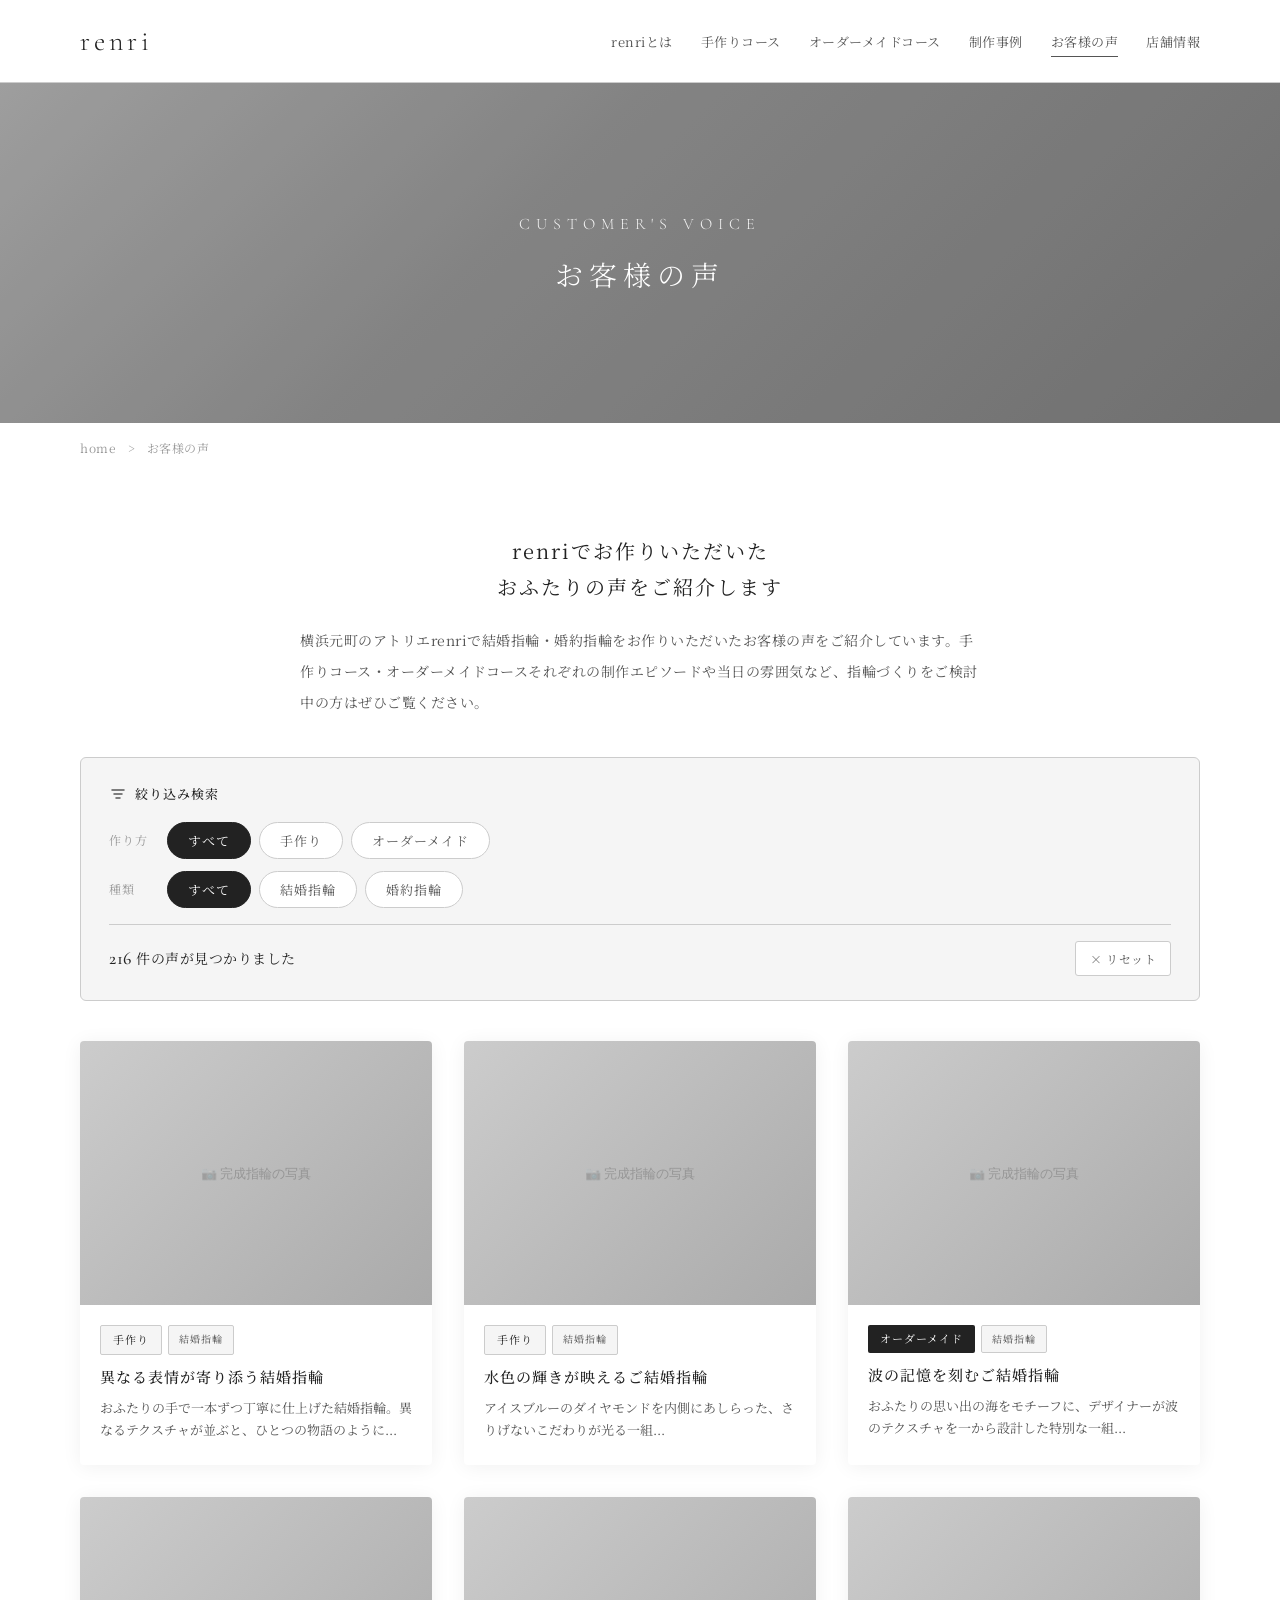
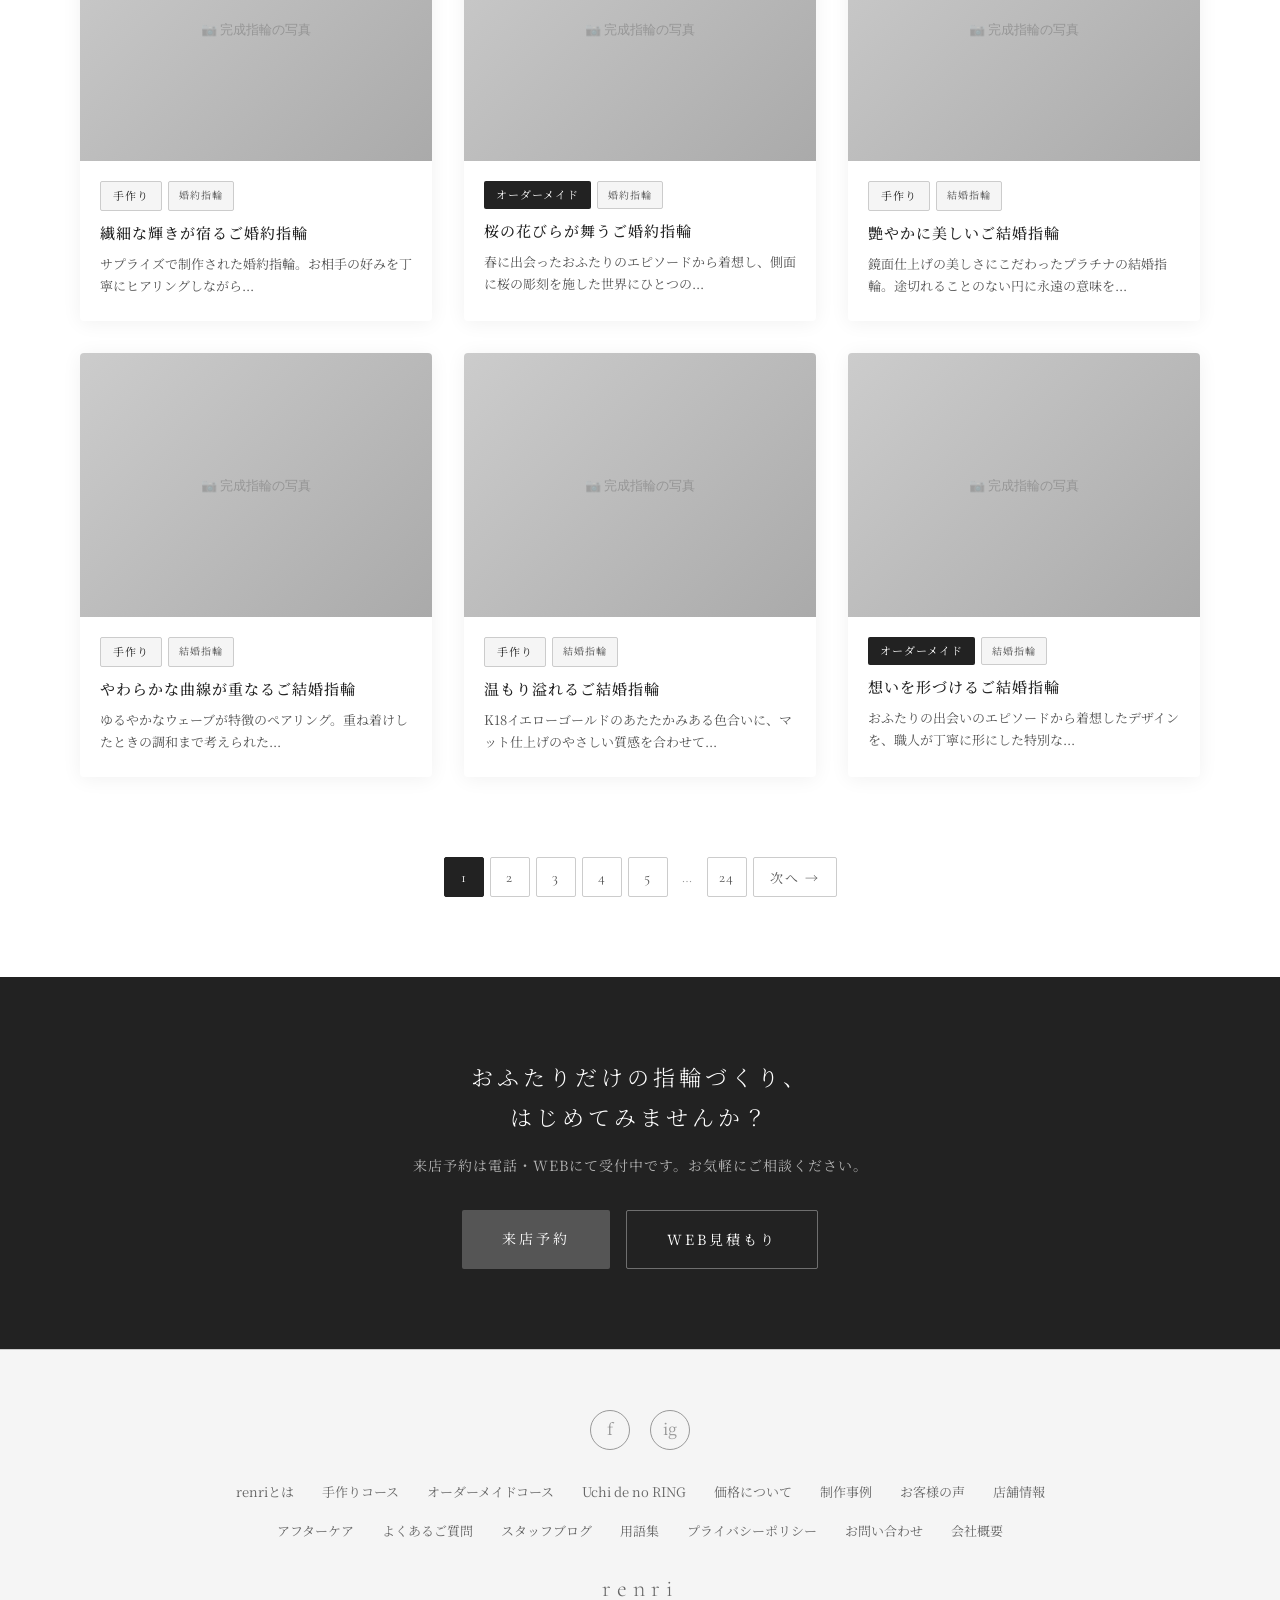
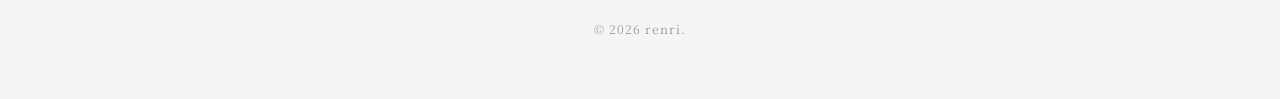
<file: wireframe_work/voice_list_wireframe.html>
<!DOCTYPE html>
<html lang="ja">
<head>
  <meta charset="UTF-8">
  <meta name="robots" content="noindex, nofollow">
  <meta name="viewport" content="width=device-width, initial-scale=1.0">
  <title>お客様の声（一覧） | renri ワイヤーフレーム</title>
  <link rel="preconnect" href="https://fonts.googleapis.com">
  <link href="https://fonts.googleapis.com/css2?family=Noto+Serif+JP:wght@300;400;500;600;700&family=Cormorant+Garamond:ital,wght@0,300;0,400;0,500;0,600;1,300;1,400&display=swap" rel="stylesheet">
  <style>
    :root {
      --gold: #555555;
      --gold-light: #777777;
      --gold-dark: #333333;
      --text-primary: #222222;
      --text-secondary: #555555;
      --text-light: #999999;
      --bg-white: #ffffff;
      --bg-cream: #f5f5f5;
      --bg-warm: #e8e8e8;
      --bg-dark: #222222;
      --border-light: #cccccc;
      --shadow-soft: 0 2px 20px rgba(0, 0, 0, 0.06);
      --shadow-card: 0 4px 30px rgba(0, 0, 0, 0.08);
      --serif-jp: 'Noto Serif JP', 'Yu Mincho', '游明朝', serif;
      --serif-en: 'Cormorant Garamond', serif;
      --transition: all 0.3s ease;
    }

    * { margin: 0; padding: 0; box-sizing: border-box; }
    html { scroll-behavior: smooth; }

    body {
      font-family: var(--serif-jp);
      color: var(--text-primary);
      background: var(--bg-white);
      line-height: 1.8;
      font-size: 15px;
      -webkit-font-smoothing: antialiased;
      padding-top: 0;
    }

    /* ============================================
       HEADER
       ============================================ */
    .header {
      position: sticky;
      top: 0;
      z-index: 100;
      background: rgba(255, 255, 255, 0.96);
      backdrop-filter: blur(10px);
      border-bottom: 1px solid var(--border-light);
    }
    .header-inner {
      max-width: 1200px;
      margin: 0 auto;
      padding: 16px 40px;
      display: flex;
      align-items: center;
      justify-content: space-between;
    }
    .logo {
      font-family: var(--serif-en);
      font-size: 28px;
      font-weight: 300;
      letter-spacing: 4px;
      color: var(--text-primary);
      text-decoration: none;
    }
    .nav {
      display: flex;
      gap: 28px;
      align-items: center;
    }
    .nav a {
      font-size: 13px;
      color: var(--text-secondary);
      text-decoration: none;
      letter-spacing: 0.5px;
      transition: var(--transition);
      position: relative;
    }
    .nav a:hover, .nav a.active { color: var(--gold); }
    .nav a.active::after {
      content: '';
      position: absolute;
      bottom: -4px;
      left: 0;
      right: 0;
      height: 1px;
      background: var(--gold);
    }

    /* ============================================
       PAGE HERO
       ============================================ */
    .page-hero {
      position: relative;
      height: 340px;
      background: linear-gradient(135deg, #c0c0c0 0%, #a0a0a0 40%, #888888 100%);
      display: flex;
      align-items: center;
      justify-content: center;
      overflow: hidden;
    }
    .page-hero::after {
      content: '';
      position: absolute;
      inset: 0;
      background: rgba(0, 0, 0, 0.18);
    }
    .page-hero-copy {
      position: relative;
      z-index: 2;
      text-align: center;
      color: #fff;
      animation: heroFadeIn 1s ease-out 0.4s both;
    }
    .page-hero-copy .en-title {
      font-family: var(--serif-en);
      font-size: 16px;
      letter-spacing: 6px;
      font-weight: 300;
      margin-bottom: 14px;
      opacity: 0.9;
    }
    .page-hero-copy h1 {
      font-size: 28px;
      font-weight: 300;
      letter-spacing: 6px;
      line-height: 1.6;
    }

    /* ============================================
       BREADCRUMB
       ============================================ */
    .breadcrumb {
      max-width: 1200px;
      margin: 0 auto;
      padding: 14px 40px;
      font-size: 12px;
      color: var(--text-light);
      letter-spacing: 0.5px;
    }
    .breadcrumb a {
      color: var(--text-light);
      text-decoration: none;
      transition: var(--transition);
    }
    .breadcrumb a:hover { color: var(--gold); }
    .breadcrumb .sep { margin: 0 8px; }

    /* ============================================
       INTRO
       ============================================ */
    .voice-intro {
      position: relative;
      text-align: center;
      max-width: 760px;
      margin: 0 auto;
      padding: 60px 40px 0;
    }
    .voice-intro .intro-heading {
      font-size: 20px;
      font-weight: 400;
      letter-spacing: 2px;
      line-height: 1.8;
      margin-bottom: 20px;
      color: var(--text-primary);
    }
    .voice-intro .intro-body {
      font-size: 14px;
      line-height: 2.2;
      color: var(--text-secondary);
      letter-spacing: 0.5px;
      text-align: left;
    }

    /* ============================================
       FILTER
       ============================================ */
    .filter-section {
      position: relative;
      max-width: 1200px;
      margin: 0 auto;
      padding: 40px 40px 0;
    }
    .filter-box {
      background: var(--bg-cream);
      border: 1px solid var(--border-light);
      border-radius: 6px;
      padding: 24px 28px;
    }
    .filter-box-title {
      font-size: 13px;
      font-weight: 500;
      letter-spacing: 1px;
      color: var(--text-primary);
      margin-bottom: 16px;
      display: flex;
      align-items: center;
      gap: 8px;
    }
    .filter-box-title::before {
      content: '';
      display: inline-block;
      width: 18px;
      height: 18px;
      background: url("data:image/svg+xml,%3Csvg xmlns='http://www.w3.org/2000/svg' width='18' height='18' fill='none' stroke='%23555' stroke-width='1.5' stroke-linecap='round'%3E%3Cline x1='3' y1='5' x2='15' y2='5'/%3E%3Cline x1='5' y1='9' x2='13' y2='9'/%3E%3Cline x1='7' y1='13' x2='11' y2='13'/%3E%3C/svg%3E") no-repeat center;
    }
    .filter-group {
      display: flex;
      align-items: center;
      gap: 10px;
      margin-bottom: 12px;
    }
    .filter-group:last-of-type {
      margin-bottom: 0;
    }
    .filter-group-label {
      font-size: 12px;
      color: var(--text-light);
      letter-spacing: 1px;
      min-width: 48px;
      flex-shrink: 0;
    }
    .filter-chips {
      display: flex;
      gap: 8px;
      flex-wrap: wrap;
    }
    .filter-chip {
      padding: 8px 20px;
      font-family: var(--serif-jp);
      font-size: 13px;
      letter-spacing: 1px;
      border: 1px solid var(--border-light);
      border-radius: 30px;
      background: var(--bg-white);
      color: var(--text-secondary);
      cursor: pointer;
      transition: var(--transition);
      white-space: nowrap;
    }
    .filter-chip:hover {
      border-color: var(--gold);
      color: var(--gold);
    }
    .filter-chip.active {
      background: var(--text-primary);
      color: #fff;
      border-color: var(--text-primary);
    }
    .filter-bottom {
      display: flex;
      justify-content: space-between;
      align-items: center;
      margin-top: 16px;
      padding-top: 16px;
      border-top: 1px solid var(--border-light);
    }
    .filter-result-count {
      font-size: 14px;
      color: var(--text-primary);
      letter-spacing: 0.5px;
    }
    .filter-result-count strong {
      font-size: 18px;
      font-weight: 500;
      font-family: var(--serif-en);
    }
    .filter-reset {
      display: inline-flex;
      align-items: center;
      gap: 4px;
      font-size: 12px;
      font-family: var(--serif-jp);
      color: var(--text-secondary);
      text-decoration: none;
      cursor: pointer;
      transition: var(--transition);
      letter-spacing: 0.5px;
      padding: 6px 14px;
      border: 1px solid var(--border-light);
      border-radius: 3px;
      background: var(--bg-white);
    }
    .filter-reset:hover {
      border-color: var(--text-primary);
      color: var(--text-primary);
    }

    /* ============================================
       VOICE CARD GRID
       ============================================ */
    .voice-grid-section {
      position: relative;
      max-width: 1200px;
      margin: 0 auto;
      padding: 40px 40px 60px;
    }

    .voice-grid {
      display: grid;
      grid-template-columns: repeat(3, 1fr);
      gap: 32px;
    }

    .voice-card {
      background: var(--bg-white);
      border-radius: 4px;
      overflow: hidden;
      box-shadow: var(--shadow-soft);
      transition: var(--transition);
      text-decoration: none;
      color: inherit;
      display: block;
    }
    .voice-card:hover {
      box-shadow: var(--shadow-card);
      transform: translateY(-4px);
    }

    .voice-card-image {
      position: relative;
      width: 100%;
      aspect-ratio: 4 / 3;
      background: linear-gradient(135deg, #cccccc, #aaaaaa);
      display: flex;
      align-items: center;
      justify-content: center;
      color: rgba(0, 0, 0, 0.2);
      font-family: sans-serif;
      font-size: 13px;
      overflow: hidden;
    }

    .voice-card-badges {
      display: flex;
      gap: 6px;
      margin-bottom: 10px;
    }
    .badge-course {
      padding: 4px 12px;
      font-size: 11px;
      letter-spacing: 1px;
      border-radius: 2px;
      font-family: var(--serif-jp);
    }
    .badge-handmade {
      background: var(--bg-cream);
      color: var(--text-primary);
      border: 1px solid var(--border-light);
    }
    .badge-ordermade {
      background: var(--text-primary);
      color: #fff;
    }
    .badge-type {
      padding: 4px 10px;
      font-size: 10px;
      letter-spacing: 1px;
      border-radius: 2px;
      background: var(--bg-cream);
      color: var(--text-secondary);
      font-family: var(--serif-jp);
      border: 1px solid var(--border-light);
    }

    .voice-card-body {
      padding: 20px 20px 24px;
    }
    .voice-card-title {
      font-size: 15px;
      font-weight: 500;
      letter-spacing: 1px;
      line-height: 1.6;
      margin-bottom: 8px;
      color: var(--text-primary);
    }
    .voice-card-excerpt {
      font-size: 13px;
      color: var(--text-secondary);
      line-height: 1.7;
      display: -webkit-box;
      -webkit-line-clamp: 2;
      -webkit-box-orient: vertical;
      overflow: hidden;
    }

    /* ============================================
       PAGINATION
       ============================================ */
    .pagination-wrap {
      display: flex;
      justify-content: center;
      align-items: center;
      gap: 6px;
      padding: 20px 40px 80px;
    }
    .pagination-wrap a,
    .pagination-wrap span {
      display: flex;
      align-items: center;
      justify-content: center;
      min-width: 40px;
      height: 40px;
      padding: 0 8px;
      font-family: var(--serif-en);
      font-size: 15px;
      letter-spacing: 1px;
      text-decoration: none;
      border: 1px solid var(--border-light);
      border-radius: 2px;
      color: var(--text-secondary);
      background: var(--bg-white);
      transition: var(--transition);
    }
    .pagination-wrap a:hover {
      border-color: var(--gold);
      color: var(--gold);
    }
    .pagination-wrap .current {
      background: var(--text-primary);
      color: #fff;
      border-color: var(--text-primary);
    }
    .pagination-wrap .dots {
      border: none;
      background: none;
      color: var(--text-light);
      min-width: 24px;
    }
    .pagination-wrap .prev,
    .pagination-wrap .next {
      font-size: 13px;
      font-family: var(--serif-jp);
      letter-spacing: 2px;
      padding: 0 16px;
    }

    /* ============================================
       CTA
       ============================================ */
    .cta {
      background: var(--bg-dark);
      color: #fff;
      position: relative;
    }
    .cta .section-inner {
      max-width: 960px;
      margin: 0 auto;
      text-align: center;
      padding: 80px 40px;
    }
    .cta h2 {
      font-size: 22px;
      font-weight: 300;
      letter-spacing: 4px;
      margin-bottom: 16px;
    }
    .cta p {
      font-size: 14px;
      color: rgba(255, 255, 255, 0.65);
      margin-bottom: 32px;
      letter-spacing: 1px;
    }
    .cta-buttons {
      display: flex;
      gap: 16px;
      justify-content: center;
    }
    .btn-primary {
      padding: 16px 40px;
      background: var(--gold);
      color: #fff;
      border: none;
      font-family: var(--serif-jp);
      font-size: 14px;
      letter-spacing: 3px;
      cursor: pointer;
      transition: var(--transition);
      text-decoration: none;
      border-radius: 2px;
    }
    .btn-primary:hover { background: var(--gold-light); }
    .btn-secondary {
      padding: 16px 40px;
      background: transparent;
      color: #fff;
      border: 1px solid rgba(255, 255, 255, 0.35);
      font-family: var(--serif-jp);
      font-size: 14px;
      letter-spacing: 3px;
      cursor: pointer;
      transition: var(--transition);
      text-decoration: none;
      border-radius: 2px;
    }
    .btn-secondary:hover {
      border-color: rgba(255, 255, 255, 0.7);
      background: rgba(255, 255, 255, 0.08);
    }

    /* ============================================
       FOOTER
       ============================================ */
    .footer {
      padding: 60px 40px;
      text-align: center;
      background: #f5f5f5;
      border-top: 1px solid #cccccc;
      color: #666;
    }
    .footer-sns {
      display: flex;
      justify-content: center;
      gap: 20px;
      margin-bottom: 30px;
    }
    .footer-sns a {
      width: 40px;
      height: 40px;
      border: 1px solid #999;
      border-radius: 50%;
      display: flex;
      align-items: center;
      justify-content: center;
      text-decoration: none;
      color: #999;
      font-size: 16px;
    }
    .footer-links {
      display: flex;
      flex-wrap: wrap;
      justify-content: center;
      gap: 12px 28px;
      margin-bottom: 16px;
      font-size: 13px;
    }
    .footer-links a {
      color: #666;
      text-decoration: none;
    }
    .footer-logo {
      margin-top: 24px;
      font-size: 24px;
      letter-spacing: 6px;
      font-family: var(--serif-en);
      font-weight: 300;
      margin-bottom: 8px;
    }
    .footer-copy {
      font-size: 12px;
      letter-spacing: 1px;
      color: #999;
    }

    /* ============================================
       ANIMATIONS
       ============================================ */
    @keyframes heroFadeIn {
      from { opacity: 0; transform: translateY(16px); }
      to   { opacity: 1; transform: translateY(0); }
    }

    .fade-in {
      opacity: 0;
      transform: translateY(20px);
      transition: opacity 0.7s ease-out, transform 0.7s ease-out;
    }
    .fade-in.is-visible {
      opacity: 1;
      transform: translateY(0);
    }
    .fade-in-d1 { transition-delay: 0.15s; }
    .fade-in-d2 { transition-delay: 0.3s; }

    @media (prefers-reduced-motion: reduce) {
      .page-hero-copy { animation: none; }
      .fade-in { opacity: 1; transform: none; transition: none; }
    }

    /* ============================================
       RESPONSIVE — TABLET
       ============================================ */
    @media (max-width: 960px) {
      .voice-grid {
        grid-template-columns: repeat(2, 1fr);
        gap: 24px;
      }
    }

    /* ============================================
       RESPONSIVE — SP
       ============================================ */
    @media (max-width: 768px) {
      .header-inner { padding: 12px 20px; }
      .nav { display: none; }
      .sp-menu-btn {
        display: flex !important;
        width: 32px;
        height: 32px;
        align-items: center;
        justify-content: center;
        font-size: 20px;
        color: var(--text-primary);
        cursor: pointer;
      }

      .page-hero { height: 240px; }
      .page-hero-copy h1 {
        font-size: 22px;
        letter-spacing: 4px;
      }

      .breadcrumb { padding: 10px 20px; font-size: 11px; }

      .voice-intro { padding: 32px 20px 0; }
      .voice-intro .intro-heading { font-size: 17px; margin-bottom: 14px; }
      .voice-intro .intro-body { font-size: 13px; }

      .filter-section { padding: 24px 20px 0; }
      .filter-box { padding: 18px 16px; }
      .filter-box-title { font-size: 12px; margin-bottom: 12px; }
      .filter-group { flex-wrap: wrap; gap: 8px; margin-bottom: 10px; }
      .filter-group-label {
        width: 100%;
        min-width: auto;
        font-size: 11px;
        margin-bottom: -4px;
      }
      .filter-chips { flex-wrap: wrap; gap: 6px; }
      .filter-chip { padding: 7px 14px; font-size: 12px; }
      .filter-bottom { margin-top: 12px; padding-top: 12px; }

      .voice-grid-section { padding: 24px 20px 40px; }
      .voice-grid {
        grid-template-columns: repeat(2, 1fr);
        gap: 14px;
      }
      .voice-card-image {
        aspect-ratio: 4 / 3;
      }
      .voice-card-body { padding: 12px 12px 16px; }
      .voice-card-title { font-size: 13px; margin-bottom: 4px; }
      .voice-card-excerpt { font-size: 11px; -webkit-line-clamp: 2; }
      .voice-card-badges { gap: 4px; margin-bottom: 6px; }
      .badge-course { font-size: 10px; padding: 3px 8px; }
      .badge-type { font-size: 9px; padding: 2px 6px; }

      .pagination-wrap { padding: 10px 20px 60px; gap: 4px; }
      .pagination-wrap a,
      .pagination-wrap span { min-width: 36px; height: 36px; font-size: 13px; }
      .pagination-wrap .prev,
      .pagination-wrap .next { padding: 0 10px; font-size: 12px; }

      .cta .section-inner { padding: 60px 20px; }
      .cta h2 { font-size: 18px; }
      .cta-buttons {
        flex-direction: column;
        align-items: center;
      }

      .footer { padding: 40px 20px; }
    }

    /* ============================================
       SP FLOATING CTA (既設を再現)
       ============================================ */
    .sp-floating-cta {
      display: none;
    }
    @media (max-width: 768px) {
      .sp-floating-cta {
        display: flex;
        position: fixed;
        bottom: 0;
        left: 0;
        right: 0;
        z-index: 200;
        background: rgba(255, 255, 255, 0.97);
        border-top: 1px solid var(--border-light);
        padding: 8px 12px;
        gap: 6px;
        justify-content: space-between;
      }
      .sp-floating-cta a {
        flex: 1;
        text-align: center;
        padding: 10px 4px;
        font-size: 11px;
        font-family: var(--serif-jp);
        letter-spacing: 0.5px;
        color: var(--text-secondary);
        text-decoration: none;
        border-radius: 2px;
        transition: var(--transition);
      }
      .sp-floating-cta a.highlight {
        background: var(--text-primary);
        color: #fff;
      }
      body { padding-bottom: 60px; }
    }

  </style>
</head>
<body>

  <!-- HEADER -->
  <header class="header">
    <div class="header-inner">
      <a href="/" class="logo">renri</a>
      <nav class="nav">
        <a href="#">renriとは</a>
        <a href="#">手作りコース</a>
        <a href="#">オーダーメイドコース</a>
        <a href="#">制作事例</a>
        <a href="#" class="active">お客様の声</a>
        <a href="#">店舗情報</a>
      </nav>
      <div class="sp-menu-btn" style="display:none;">☰</div>
    </div>
  </header>

  <!-- PAGE HERO -->
  <section class="page-hero">
    <div class="page-hero-copy">
      <div class="en-title">CUSTOMER'S VOICE</div>
      <h1>お客様の声</h1>
    </div>
  </section>

  <!-- パンくず -->
  <div class="breadcrumb">
    <a href="/">home</a>
    <span class="sep">&gt;</span>
    <span>お客様の声</span>
  </div>

  <!-- INTRO -->
  <div class="voice-intro fade-in">
    <p class="intro-heading">
      renriでお作りいただいた<br>
      おふたりの声をご紹介します
    </p>
    <p class="intro-body">
      横浜元町のアトリエrenriで結婚指輪・婚約指輪をお作りいただいたお客様の声をご紹介しています。手作りコース・オーダーメイドコースそれぞれの制作エピソードや当日の雰囲気など、指輪づくりをご検討中の方はぜひご覧ください。
    </p>
  </div>

  <!-- FILTER -->
  <div class="filter-section fade-in">
    <div class="filter-box">
      <div class="filter-box-title">絞り込み検索</div>

      <div class="filter-group">
        <span class="filter-group-label">作り方</span>
        <div class="filter-chips">
          <button class="filter-chip active" data-group="method" data-value="all">すべて</button>
          <button class="filter-chip" data-group="method" data-value="handmade">手作り</button>
          <button class="filter-chip" data-group="method" data-value="ordermade">オーダーメイド</button>
        </div>
      </div>

      <div class="filter-group">
        <span class="filter-group-label">種類</span>
        <div class="filter-chips">
          <button class="filter-chip active" data-group="type" data-value="all">すべて</button>
          <button class="filter-chip" data-group="type" data-value="marriage">結婚指輪</button>
          <button class="filter-chip" data-group="type" data-value="engagement">婚約指輪</button>
        </div>
      </div>

      <div class="filter-bottom">
        <div class="filter-result-count">
          <strong id="filteredCount">216</strong> 件の声が見つかりました
        </div>
        <a class="filter-reset" id="filterReset">× リセット</a>
      </div>
    </div>
  </div>

  <!-- VOICE CARDS -->
  <div class="voice-grid-section">
    <div class="voice-grid" id="voiceGrid">

      <a href="#" class="voice-card fade-in" data-method="handmade" data-type="marriage">
        <div class="voice-card-image">
          📷 完成指輪の写真
        </div>
        <div class="voice-card-body">
          <div class="voice-card-badges">
            <span class="badge-course badge-handmade">手作り</span>
            <span class="badge-type">結婚指輪</span>
          </div>
          <div class="voice-card-title">異なる表情が寄り添う結婚指輪</div>
          <div class="voice-card-excerpt">おふたりの手で一本ずつ丁寧に仕上げた結婚指輪。異なるテクスチャが並ぶと、ひとつの物語のように...</div>

        </div>
      </a>

      <a href="#" class="voice-card fade-in fade-in-d1" data-method="handmade" data-type="marriage">
        <div class="voice-card-image">
          📷 完成指輪の写真
        </div>
        <div class="voice-card-body">
          <div class="voice-card-badges">
            <span class="badge-course badge-handmade">手作り</span>
            <span class="badge-type">結婚指輪</span>
          </div>
          <div class="voice-card-title">水色の輝きが映えるご結婚指輪</div>
          <div class="voice-card-excerpt">アイスブルーのダイヤモンドを内側にあしらった、さりげないこだわりが光る一組...</div>

        </div>
      </a>

      <a href="#" class="voice-card fade-in fade-in-d2" data-method="ordermade" data-type="marriage">
        <div class="voice-card-image">
          📷 完成指輪の写真
        </div>
        <div class="voice-card-body">
          <div class="voice-card-badges">
            <span class="badge-course badge-ordermade">オーダーメイド</span>
            <span class="badge-type">結婚指輪</span>
          </div>
          <div class="voice-card-title">波の記憶を刻むご結婚指輪</div>
          <div class="voice-card-excerpt">おふたりの思い出の海をモチーフに、デザイナーが波のテクスチャを一から設計した特別な一組...</div>

        </div>
      </a>

      <a href="#" class="voice-card fade-in" data-method="handmade" data-type="engagement">
        <div class="voice-card-image">
          📷 完成指輪の写真
        </div>
        <div class="voice-card-body">
          <div class="voice-card-badges">
            <span class="badge-course badge-handmade">手作り</span>
            <span class="badge-type">婚約指輪</span>
          </div>
          <div class="voice-card-title">繊細な輝きが宿るご婚約指輪</div>
          <div class="voice-card-excerpt">サプライズで制作された婚約指輪。お相手の好みを丁寧にヒアリングしながら...</div>

        </div>
      </a>

      <a href="#" class="voice-card fade-in fade-in-d1" data-method="ordermade" data-type="engagement">
        <div class="voice-card-image">
          📷 完成指輪の写真
        </div>
        <div class="voice-card-body">
          <div class="voice-card-badges">
            <span class="badge-course badge-ordermade">オーダーメイド</span>
            <span class="badge-type">婚約指輪</span>
          </div>
          <div class="voice-card-title">桜の花びらが舞うご婚約指輪</div>
          <div class="voice-card-excerpt">春に出会ったおふたりのエピソードから着想し、側面に桜の彫刻を施した世界にひとつの...</div>

        </div>
      </a>

      <a href="#" class="voice-card fade-in fade-in-d2" data-method="handmade" data-type="marriage">
        <div class="voice-card-image">
          📷 完成指輪の写真
        </div>
        <div class="voice-card-body">
          <div class="voice-card-badges">
            <span class="badge-course badge-handmade">手作り</span>
            <span class="badge-type">結婚指輪</span>
          </div>
          <div class="voice-card-title">艷やかに美しいご結婚指輪</div>
          <div class="voice-card-excerpt">鏡面仕上げの美しさにこだわったプラチナの結婚指輪。途切れることのない円に永遠の意味を...</div>

        </div>
      </a>

      <a href="#" class="voice-card fade-in" data-method="handmade" data-type="marriage">
        <div class="voice-card-image">
          📷 完成指輪の写真
        </div>
        <div class="voice-card-body">
          <div class="voice-card-badges">
            <span class="badge-course badge-handmade">手作り</span>
            <span class="badge-type">結婚指輪</span>
          </div>
          <div class="voice-card-title">やわらかな曲線が重なるご結婚指輪</div>
          <div class="voice-card-excerpt">ゆるやかなウェーブが特徴のペアリング。重ね着けしたときの調和まで考えられた...</div>

        </div>
      </a>

      <a href="#" class="voice-card fade-in fade-in-d1" data-method="handmade" data-type="marriage">
        <div class="voice-card-image">
          📷 完成指輪の写真
        </div>
        <div class="voice-card-body">
          <div class="voice-card-badges">
            <span class="badge-course badge-handmade">手作り</span>
            <span class="badge-type">結婚指輪</span>
          </div>
          <div class="voice-card-title">温もり溢れるご結婚指輪</div>
          <div class="voice-card-excerpt">K18イエローゴールドのあたたかみある色合いに、マット仕上げのやさしい質感を合わせて...</div>

        </div>
      </a>

      <a href="#" class="voice-card fade-in fade-in-d2" data-method="ordermade" data-type="marriage">
        <div class="voice-card-image">
          📷 完成指輪の写真
        </div>
        <div class="voice-card-body">
          <div class="voice-card-badges">
            <span class="badge-course badge-ordermade">オーダーメイド</span>
            <span class="badge-type">結婚指輪</span>
          </div>
          <div class="voice-card-title">想いを形づけるご結婚指輪</div>
          <div class="voice-card-excerpt">おふたりの出会いのエピソードから着想したデザインを、職人が丁寧に形にした特別な...</div>

        </div>
      </a>

    </div>
  </div>

  <!-- PAGINATION -->
  <nav class="pagination-wrap fade-in">
    <span class="current">1</span>
    <a href="#">2</a>
    <a href="#">3</a>
    <a href="#">4</a>
    <a href="#">5</a>
    <span class="dots">…</span>
    <a href="#">24</a>
    <a href="#" class="next">次へ →</a>
  </nav>

  <!-- CTA -->
  <section class="cta">
    <div class="section-inner">
      <h2>おふたりだけの指輪づくり、<br>はじめてみませんか？</h2>
      <p>来店予約は電話・WEBにて受付中です。お気軽にご相談ください。</p>
      <div class="cta-buttons">
        <a href="#" class="btn-primary">来店予約</a>
        <a href="#" class="btn-secondary">WEB見積もり</a>
      </div>
    </div>
  </section>

  <!-- FOOTER -->
  <footer class="footer">
    <div class="footer-sns">
      <a href="#">f</a>
      <a href="#">ig</a>
    </div>
    <div class="footer-links">
      <a href="#">renriとは</a>
      <a href="#">手作りコース</a>
      <a href="#">オーダーメイドコース</a>
      <a href="#">Uchi de no RING</a>
      <a href="#">価格について</a>
      <a href="#">制作事例</a>
      <a href="#">お客様の声</a>
      <a href="#">店舗情報</a>
    </div>
    <div class="footer-links">
      <a href="#">アフターケア</a>
      <a href="#">よくあるご質問</a>
      <a href="#">スタッフブログ</a>
      <a href="#">用語集</a>
      <a href="#">プライバシーポリシー</a>
      <a href="#">お問い合わせ</a>
      <a href="#">会社概要</a>
    </div>
    <div class="footer-logo">renri</div>
    <p class="footer-copy">&copy; 2026 renri.</p>
  </footer>

  <!-- SP: フローティングCTA -->
  <div class="sp-floating-cta">
    <a href="#">手作り結婚指輪</a>
    <a href="#">オーダーメイド</a>
    <a href="#">制作事例</a>
    <a href="#" class="highlight">来店予約</a>
  </div>

  <script>
    // Fade-in observer
    const observer = new IntersectionObserver((entries) => {
      entries.forEach(entry => {
        if (entry.isIntersecting) {
          entry.target.classList.add('is-visible');
          observer.unobserve(entry.target);
        }
      });
    }, { threshold: 0.12 });
    document.querySelectorAll('.fade-in').forEach(el => observer.observe(el));

    // Filter logic
    const TOTAL_COUNTS = {
      'all-all': 216,
      'handmade-all': 185,
      'ordermade-all': 31,
      'all-marriage': 180,
      'all-engagement': 36,
      'handmade-marriage': 158,
      'handmade-engagement': 27,
      'ordermade-marriage': 22,
      'ordermade-engagement': 9
    };

    let activeMethod = 'all';
    let activeType = 'all';

    function updateFilter() {
      const key = activeMethod + '-' + activeType;
      const count = TOTAL_COUNTS[key] || 0;

      document.getElementById('filteredCount').textContent = count;

      const cards = document.querySelectorAll('.voice-card');
      cards.forEach(card => {
        const m = card.dataset.method;
        const t = card.dataset.type;
        const matchMethod = (activeMethod === 'all' || m === activeMethod);
        const matchType = (activeType === 'all' || t === activeType);
        card.style.display = (matchMethod && matchType) ? '' : 'none';
      });
    }

    document.querySelectorAll('.filter-chip').forEach(chip => {
      chip.addEventListener('click', () => {
        const group = chip.dataset.group;
        const value = chip.dataset.value;

        chip.closest('.filter-chips').querySelectorAll('.filter-chip').forEach(c => c.classList.remove('active'));
        chip.classList.add('active');

        if (group === 'method') activeMethod = value;
        if (group === 'type') activeType = value;

        updateFilter();
      });
    });

    document.getElementById('filterReset').addEventListener('click', () => {
      activeMethod = 'all';
      activeType = 'all';
      document.querySelectorAll('.filter-chip').forEach(c => c.classList.remove('active'));
      document.querySelectorAll('[data-value="all"]').forEach(c => c.classList.add('active'));
      updateFilter();
    });

    // SP menu button visibility
    function toggleSpMenu() {
      const btn = document.querySelector('.sp-menu-btn');
      btn.style.display = window.innerWidth <= 768 ? 'flex' : 'none';
    }
    toggleSpMenu();
    window.addEventListener('resize', toggleSpMenu);
  </script>

</body>
</html>
</file>
<file: design/ryuzenji-nokotsudo-lp/assets/lp-complete.css>
:root{--ink:#36312e;--muted:#625d58;--line:#e5ded5;--soft:#fcf9f5;--enji:#800307;--purple:#70477a;--gold:#96703b;--white:#fff;--serif:"Noto Serif JP","Yu Mincho",serif;--sans:"Noto Sans JP","Hiragino Sans",sans-serif}
*{box-sizing:border-box}html{scroll-behavior:smooth;scroll-padding-top:100px}body{margin:0;color:var(--ink);background:#fff;font:400 16px/1.95 var(--sans);overflow-wrap:break-word}a{color:inherit;text-underline-offset:.3em}img{max-width:100%;height:auto;display:block}button{font:inherit;cursor:pointer}figure{margin:0}h1,h2,h3,h4,p{margin-top:0}a,button,summary{-webkit-tap-highlight-color:transparent}a:focus-visible,button:focus-visible,summary:focus-visible,[tabindex]:focus-visible{outline:3px solid var(--purple);outline-offset:5px}.skip-link{position:absolute;left:16px;top:-100px;background:#fff;padding:12px;z-index:100}.skip-link:focus{top:10px}
.container{width:min(1120px,calc(100% - 64px));margin:auto}.section{padding:88px 0}.section--soft{background:var(--soft)}.section-kicker{margin:0 0 12px;color:var(--enji);font-size:14px;letter-spacing:.15em;font-weight:600;text-align:center}.section-heading{margin:0;font:500 32px/1.65 var(--serif);text-align:center;letter-spacing:.025em}.section-lead{max-width:760px;margin:22px auto 0;color:var(--muted);text-align:center}.sp-br{display:none}
.button{display:inline-flex;align-items:center;justify-content:center;min-height:54px;padding:13px 25px;border:1px solid transparent;border-radius:6px;text-decoration:none;font-size:16px;font-weight:600;line-height:1.5;transition:background .2s,box-shadow .2s}.button:hover{box-shadow:0 5px 20px #0002;filter:brightness(.95)}.button--tour{background:var(--gold);color:#fff}.button--document{background:var(--purple);color:#fff}.button--outline{background:#fff;border-color:var(--enji);color:var(--enji)}
.site-header{position:sticky;top:0;z-index:30;background:#fffffffa;border-bottom:1px solid #ece7e0;backdrop-filter:blur(12px)}.header-inner{width:min(1360px,calc(100% - 48px));min-height:88px;margin:auto;display:flex;align-items:center;justify-content:space-between;gap:24px}.site-logo{display:block;text-decoration:none;flex:none}.site-logo__sub{display:block;font-size:12px;line-height:1.5;letter-spacing:.06em;color:var(--muted)}.site-logo__main{font:500 28px/1.65 var(--serif);color:var(--enji);letter-spacing:.06em}.header-nav{display:flex;gap:24px;margin-left:auto}.header-nav a{text-decoration:none;font-size:14px;white-space:nowrap}.header-nav a:hover{color:var(--enji)}.header-actions{display:flex;gap:10px;flex:none}.header-actions .button{min-height:46px;padding:11px 20px;font-size:14px}
.hero{position:relative;min-height:690px;background:#fbf9f5;isolation:isolate;overflow:hidden}.hero-photo{position:absolute;inset:0 0 0 auto;width:64%;height:100%;object-fit:cover;object-position:65% center;z-index:-2}.hero:before{content:"";position:absolute;inset:0;background:linear-gradient(90deg,#fcfaf7 0%,#fcfaf7 32%,#fcfaf7ed 42%,#fcfaf76b 57%,transparent 70%);z-index:-1}.hero-inner{width:min(1240px,calc(100% - 64px));margin:auto;padding:62px 0}.hero-copy{max-width:550px}.hero-label{font-size:14px;font-weight:600;letter-spacing:.07em;color:var(--enji);margin:0 0 22px}.hero h1{font:500 clamp(40px,3.8vw,54px)/1.5 var(--serif);letter-spacing:.04em;margin:0;color:var(--enji)}.hero-catch{font:500 20px/1.8 var(--serif);margin:22px 0 12px}.hero-lead{font-size:16px;line-height:1.95;margin:0;color:var(--muted)}.hero-lead strong{font-size:24px;color:var(--enji);font-weight:500;font-family:var(--serif)}.hero-price-note{font-size:13px}.hero-points{display:flex;gap:0;list-style:none;padding:0;margin:23px 0 0;max-width:420px}.hero-points li{font-size:14px;line-height:1.6;padding:0 22px;border-right:1px solid #cdbda7;text-align:center;font-weight:500}.hero-points li:first-child{padding-left:0}.hero-points li:last-child{border:0}.hero-actions{display:flex;flex-wrap:wrap;gap:12px;margin-top:28px}.hero-actions .button{min-width:205px}.hero-note{font-size:13px;color:var(--muted);margin:13px 0 0}
.problem-grid{display:grid;grid-template-columns:1.1fr 1fr;gap:48px;align-items:center;margin-top:38px}.problem-list{list-style:none;padding:0;margin:0}.problem-list li{position:relative;margin:0;padding:13px 0 13px 27px;border-bottom:1px solid var(--line);font-size:16px}.problem-list li:before{content:"✓";position:absolute;left:0;color:var(--gold)}.solution-box{border-left:2px solid #c4a775;padding:28px 32px;background:var(--soft)}.solution-box h3{font:500 26px/1.7 var(--serif);color:var(--enji);margin-bottom:16px}.solution-box p{margin:0}
.reason-list{display:grid;grid-template-columns:repeat(3,minmax(0,1fr));gap:24px;margin-top:40px}.reason-item{background:#fff;border-radius:8px;overflow:hidden;border:1px solid var(--line)}.section-photo{width:100%;aspect-ratio:1.5;object-fit:cover}.reason-copy{padding:25px}.reason-copy h3{font:500 22px/1.65 var(--serif);color:var(--enji);margin-bottom:16px}.reason-copy p{margin:0;line-height:1.95}
.facility-slider{position:relative;max-width:920px;margin:40px auto 0;padding-bottom:48px}.facility-window{overflow:hidden;border-radius:8px;border:1px solid var(--line);background:var(--soft);touch-action:pan-y}.facility-track{display:flex;transition:transform .4s ease;align-items:stretch}.facility-slide{min-width:100%;width:100%;flex:none;display:grid;grid-template-columns:1.45fr 1fr;align-items:stretch;margin:0}.facility-photo{width:100%;height:100%;aspect-ratio:1.5;object-fit:cover}.facility-caption{padding:32px;align-self:center}.facility-caption h3{font:500 23px/1.7 var(--serif);margin-bottom:16px;color:var(--enji)}.facility-caption p{margin:0}.facility-arrow{position:absolute;bottom:0;z-index:3;border:1px solid var(--line);border-radius:5px;padding:7px 17px;background:#fff;font-size:14px;min-height:42px;color:var(--ink)}.facility-arrow:hover{background:var(--soft)}.facility-arrow--prev{left:0}.facility-arrow--next{right:0}.facility-dots{display:flex;justify-content:center;gap:0;margin-top:12px;position:absolute;bottom:1px;left:50%;transform:translateX(-50%)}.facility-dot{position:relative;width:32px;height:42px;padding:0;border:0;background:transparent}.facility-dot:after{content:"";position:absolute;top:17px;left:12px;width:8px;height:8px;border-radius:50%;background:#cfc7bb}.facility-dot.is-active:after{background:var(--enji)}.facility-counter{text-align:center;margin:0;position:absolute;right:90px;bottom:7px;font-size:13px;color:var(--muted)}.facility-note{text-align:center;font-size:13px;color:var(--muted);margin:18px 0 0}
.plan-intro{margin-top:38px}.plan-intro>div:first-child{text-align:center;max-width:700px;margin:auto auto 32px}.plan-intro h3{font:500 24px/1.75 var(--serif);margin-bottom:12px}.plan-intro p{margin-bottom:0}.plan-grid{display:grid;grid-template-columns:repeat(2,minmax(0,1fr));gap:24px;max-width:920px;margin:auto}.plan-card{border:1px solid #d6c5ac;background:#fff;border-radius:8px;padding:32px;text-align:center}.plan-card:first-child{border-top:4px solid var(--purple)}.plan-card:last-child{border-top:4px solid var(--gold)}.plan-label{display:block;color:var(--muted);font-size:14px;margin-bottom:10px}.plan-card h4{font:500 22px/1.7 var(--serif);margin-bottom:12px}.price{font:500 68px/1.3 var(--serif);color:var(--enji);margin-bottom:8px}.price span{font-size:24px;margin-left:8px}.plan-note{font-size:14px;color:var(--muted);margin:0}.check-list{list-style:none;text-align:left;padding:0;margin:24px 0 0}.check-list li{position:relative;padding:8px 0 8px 24px;border-top:1px solid var(--line);font-size:16px}.check-list li:before{content:"✓";position:absolute;left:0;color:var(--gold)}.plan-extra-note{width:100%;text-align:center;color:var(--muted);font-size:14px;margin:0 0 8px;line-height:1.9}
.comparison-wrap{overflow:hidden;border:1px solid var(--line);border-radius:8px;margin-top:36px}.comparison-table{width:100%;border-collapse:collapse;table-layout:fixed}.comparison-table th,.comparison-table td{border-right:1px solid var(--line);border-bottom:1px solid var(--line);padding:22px;vertical-align:top;text-align:left;font-size:16px;line-height:1.9}.comparison-table th{background:#f3eee6;font-weight:600}.comparison-table th:first-child{width:19%}.comparison-table th:nth-child(2){width:31%}.comparison-table th:last-child{width:50%;color:var(--enji)}.comparison-table tr:last-child td{border-bottom:0}.comparison-table th:last-child,.comparison-table td:last-child{border-right:0}.comparison-table .waseda{background:#fcfaf6}.comparison-table .waseda strong{color:var(--enji);font-weight:600}
.temple-grid{display:grid;grid-template-columns:1fr 1.08fr;align-items:center;gap:48px;margin-top:40px}.temple-photo{width:100%;aspect-ratio:1.2;object-fit:cover;border-radius:8px}.temple-copy h3{font:500 24px/1.7 var(--serif);color:var(--enji);margin-bottom:18px}.temple-copy p{margin-bottom:20px}.temple-copy .check-list{margin-top:20px}.message{display:grid;grid-template-columns:280px 1fr;gap:40px;align-items:center;padding:32px;border:1px solid var(--line);border-radius:8px;margin-top:44px;background:#fff}.message-photo{width:100%;height:auto;border-radius:4px}.message-figure figcaption{font-size:12px;color:var(--muted);margin-top:10px;text-align:center}.message h3{font:500 24px/1.6 var(--serif);color:var(--enji);margin-bottom:18px}.message p{margin:0;font-size:16px}
.voice-grid{display:grid;grid-template-columns:1fr 1fr;gap:24px;margin-top:38px}.voice-card{padding:32px;border:1px solid var(--line);border-radius:8px;background:var(--soft)}.voice-label{font-size:13px;color:var(--muted);margin-bottom:18px;letter-spacing:.08em}.voice-card h3{font:500 24px/1.7 var(--serif);margin-bottom:20px;color:var(--enji)}.voice-card>p:not(.voice-label){margin-bottom:20px}.voice-person{font-size:14px;color:var(--muted)}.voice-card a{font-size:14px;color:var(--enji)}
.faq-list{max-width:920px;margin:36px auto 0}.faq-item{border-bottom:1px solid var(--line);padding:0;background:transparent}.faq-item:first-child{border-top:1px solid var(--line)}.faq-q{list-style:none;display:flex;align-items:center;justify-content:space-between;gap:20px;padding:23px 0;font-size:17px;font-weight:500;cursor:pointer;line-height:1.8;margin:0}.faq-q::-webkit-details-marker{display:none}.faq-q:after{content:"＋";font-size:22px;font-weight:400;color:var(--enji);flex:none}.faq-item[open] .faq-q:after{content:"−"}.faq-a{padding:0 32px 26px;color:var(--muted);font-size:16px;line-height:2}.final-cta{text-align:center;background:#f5efe6}.final-cta .section-heading{color:var(--enji)}.phone-box{margin-top:28px;font-size:14px}.phone-box a{font:500 32px/1.8 var(--serif);text-decoration:none;color:var(--enji);letter-spacing:.04em}.phone-box span{color:var(--muted);font-size:13px}.site-footer{text-align:center;padding:46px 24px 24px;background:#fff;font-size:14px;color:var(--muted)}.footer-name{font:500 26px/1.8 var(--serif);color:var(--enji);margin-bottom:12px}.site-footer nav{display:flex;justify-content:center;gap:28px;flex-wrap:wrap;margin:24px 0}.site-footer nav a{font-size:13px}.site-footer small{font-size:12px}.mobile-cta{display:none}
@media(min-width:1440px){.hero-inner{padding:70px 0}.hero{min-height:730px}}
@media(max-width:1100px){.header-nav{gap:16px}.header-nav a{font-size:13px}.header-actions .button{padding:10px 14px}.hero-photo{width:66%}.hero-copy{max-width:490px}.hero h1{font-size:46px}.reason-copy{padding:22px}.reason-copy h3{font-size:20px}.facility-caption{padding:26px}}
@media(max-width:980px){.header-nav{display:none}.header-inner{min-height:76px}.hero-copy{max-width:450px}.hero:before{background:linear-gradient(90deg,#fcfaf7 0%,#fcfaf7f7 35%,#fcfaf790 56%,transparent 90%)}.hero h1{font-size:43px}.hero-lead{max-width:400px}.hero-catch{font-size:18px}.hero-actions{gap:10px}.hero-actions .button{min-width:185px}.hero-points li{padding:0 15px}.problem-grid{gap:28px}.solution-box{padding:22px}.solution-box h3{font-size:23px}.reason-list{gap:16px}.reason-copy{padding:20px}.reason-copy h3{font-size:20px}.temple-grid{gap:28px}.message{grid-template-columns:240px 1fr;gap:28px}.facility-slide{grid-template-columns:1.3fr 1fr}}
@media(max-width:720px){html{scroll-padding-top:86px}.container{width:calc(100% - 40px)}body{padding-bottom:76px}.section{padding:58px 0}.section-heading{font-size:26px;line-height:1.65}.section-kicker{font-size:13px;margin-bottom:10px}.section-lead{text-align:left;margin-top:18px}.sp-br{display:block}.header-inner{width:calc(100% - 32px);min-height:70px;gap:12px}.site-logo__sub{font-size:10px}.site-logo__main{font-size:22px}.header-actions{gap:6px}.header-actions .button{min-height:40px;padding:9px 12px;font-size:14px}.header-actions .button--document{display:none}.hero{display:flex;flex-direction:column;min-height:0;background:#fcfaf7;overflow:visible}.hero-photo{position:relative;inset:auto;order:0;width:100%;height:270px;object-position:70% center;z-index:0}.hero:before{display:none}.hero-inner{order:1;width:calc(100% - 32px);padding:0 0 32px;margin:-36px auto 0;z-index:1}.hero-copy{max-width:none;background:#fcfaf7f5;border:1px solid #fff;border-radius:8px;padding:26px 22px 0;box-shadow:0 -12px 25px #38291305}.hero-label{font-size:12px;margin-bottom:16px;letter-spacing:.02em}.hero h1{font-size:36px;line-height:1.5;letter-spacing:.04em}.hero-catch{font-size:17px;margin:20px 0 14px}.hero-lead{font-size:16px;max-width:none}.hero-price-note{font-size:12px;line-height:1.8;display:block;margin-top:5px}.hero-lead strong{font-size:23px}.hero-points{max-width:none;margin-top:20px;justify-content:space-between}.hero-points li{padding:0 15px;font-size:13px;flex:1}.hero-points li:first-child{padding-left:0}.hero-points li:last-child{padding-right:0}.hero-actions{display:grid;grid-template-columns:1fr 1fr;gap:10px;margin-top:24px}.hero-actions .button{min-width:0;padding:13px 9px;font-size:14px;min-height:52px}.hero-note{font-size:12px;line-height:1.8;margin-top:14px}.problem-grid{grid-template-columns:1fr;gap:28px;margin-top:28px}.problem-list li{font-size:16px;padding-top:12px;padding-bottom:12px}.solution-box{padding:24px}.solution-box h3{font-size:24px}.reason-list{grid-template-columns:1fr;gap:24px;margin-top:30px}.section-photo{aspect-ratio:1.6}.reason-copy{padding:26px}.reason-copy h3{font-size:23px}.facility-slider{margin-top:30px;padding-bottom:54px}.facility-slide{display:block}.facility-photo{height:auto;aspect-ratio:1.5}.facility-caption{padding:24px;min-height:215px}.facility-caption h3{font-size:23px;margin-bottom:12px}.facility-caption p{font-size:16px}.facility-counter{display:none}.facility-note{text-align:left;line-height:1.8;font-size:12px}.plan-intro{margin-top:26px}.plan-intro h3{font-size:23px}.plan-intro>div:first-child{text-align:left}.plan-grid{grid-template-columns:1fr;gap:22px}.plan-card{padding:28px}.plan-card h4{font-size:22px}.price{font-size:64px}.check-list li{font-size:16px}.plan-extra-note{grid-column:1/-1;font-size:13px;margin-bottom:10px}.section#plan .hero-actions>.button{grid-column:1/-1;max-width:340px;width:100%;justify-self:center}.comparison-wrap{border:0;overflow:visible;margin-top:28px}.comparison-table,.comparison-table tbody,.comparison-table tr,.comparison-table td{display:block;width:100%}.comparison-table thead{display:none}.comparison-table tr{border:1px solid var(--line);border-radius:8px;overflow:hidden;margin-bottom:20px}.comparison-table td{border-right:0;padding:17px 20px;font-size:16px}.comparison-table td:first-child{background:#f3eee6;font:500 20px/1.8 var(--serif)}.comparison-table td:nth-child(2):before,.comparison-table td:nth-child(3):before{display:block;font-size:12px;color:var(--muted);margin-bottom:8px}.comparison-table td:nth-child(2):before{content:"確認しておきたいこと"}.comparison-table td:nth-child(3):before{content:"早稲田納骨堂";color:var(--enji)}.comparison-table tr:last-child td{border-bottom:1px solid var(--line)}.comparison-table td:last-child,.comparison-table tr:last-child td:last-child{border-bottom:0}.temple-grid{grid-template-columns:1fr;gap:28px;margin-top:30px}.temple-photo{aspect-ratio:1.45;object-position:center 40%}.temple-copy h3{font-size:23px}.message{grid-template-columns:1fr;padding:24px;gap:26px;margin-top:28px}.message-figure{max-width:360px;margin:auto}.message-photo{width:100%}.message-figure figcaption{font-size:11px}.message h3{font-size:23px}.voice-grid{grid-template-columns:1fr;gap:20px;margin-top:28px}.voice-card{padding:26px}.voice-card h3{font-size:23px}.faq-list{margin-top:26px}.faq-q{font-size:16px;padding:20px 0;gap:12px}.faq-a{padding:0 0 22px;font-size:16px}.final-cta .section-lead{text-align:center}.final-cta .hero-actions{max-width:440px;margin:24px auto 0}.phone-box a{font-size:30px}.site-footer{padding:38px 20px 26px}.site-footer nav{gap:14px 20px}.mobile-cta{display:grid;grid-template-columns:1fr 1.25fr;gap:10px;position:fixed;inset:auto 0 0;z-index:40;background:#fffffff5;border-top:1px solid var(--line);padding:10px 16px calc(10px + env(safe-area-inset-bottom));backdrop-filter:blur(10px)}.mobile-cta .button{min-height:48px;padding:11px;font-size:16px}}
@media(max-width:375px){.hero-copy{padding:24px 18px 0}.hero h1{font-size:32px}.hero-label{font-size:11px}.hero-points li{padding:0 10px}.hero-actions .button{font-size:13px}.section-heading{font-size:24px}.plan-card{padding:25px 20px}.reason-copy{padding:24px}.header-actions .button{padding:8px 10px}.site-logo__main{font-size:20px}}
@media(prefers-reduced-motion:reduce){html{scroll-behavior:auto}*,*:before,*:after{transition:none!important}}

/* Mobile first view: photo and introduction share the space above the fixed CTA. */
.voice-heading { display: flex; align-items: center; gap: 20px; margin-bottom: 20px; }
.voice-avatar { display: grid; place-items: end center; flex: 0 0 80px; width: 80px; height: 80px; border-radius: 50%; overflow: hidden; background: #eee7de; }
.voice-avatar img { width: 82%; height: 90%; object-fit: contain; object-position: center bottom; }
.voice-heading h3 { min-width: 0; margin: 0; text-wrap: balance; }
.hero-first-view { display: contents; }
.hero-location { display: none; }
@media (max-width: 720px) {
  .voice-heading { gap: 14px; margin-bottom: 20px; }
  .voice-avatar { flex-basis: 56px; width: 56px; height: 56px; }
  .voice-heading h3 { font-size: 20px; line-height: 1.65; }
  .voice-heading h3 br { display: none; }
  .hero {
    display: block;
    background: #fff;
    overflow: hidden;
  }
  .hero-first-view {
    display: grid;
    grid-template-columns: minmax(0, 1fr);
    grid-template-rows: minmax(0, 1fr) auto;
    height: calc(100svh - 140px - env(safe-area-inset-bottom));
  }
  .hero-photo {
    position: relative;
    inset: auto;
    grid-area: 1 / 1;
    width: 100%;
    height: 100%;
    min-height: 0;
    object-fit: cover;
    object-position: 88% center;
    z-index: 0;
  }
  .hero::before {
    display: none;
  }
  .hero-inner, .hero-copy { display: contents; }
  .hero-label { display: none; }
  .hero h1 {
    display: flex;
    flex-direction: column;
    align-items: flex-start;
    gap: 7px;
    position: relative;
    grid-area: 1 / 1;
    align-self: start;
    z-index: 2;
    margin: 0;
    padding: clamp(24px, 4svh, 36px) 16px;
    color: var(--ink);
    font-size: clamp(30px, 8.6vw, 36px);
    line-height: 1.7;
    letter-spacing: .06em;
    text-shadow: none;
  }
  .hero h1 br { display: none; }
  .hero-title-line {
    display: inline-block;
    padding: 2px 10px 6px;
    background: #fff;
    line-height: 1.55;
  }
  .hero-intro {
    grid-area: 2 / 1;
    padding: 20px 24px;
    background: #fff;
    text-align: center;
  }
  .hero-details {
    padding: 26px 24px 38px;
    background: #fff;
    text-align: center;
  }
  .hero-location {
    display: block;
    margin: 0 0 10px;
    font-size: 13px;
    line-height: 1.7;
    font-weight: 500;
    color: var(--enji);
  }
  .hero-intro .hero-catch { margin: 0 0 12px; font-size: 18px; line-height: 1.65; }
  .hero-intro .hero-catch span { display: inline-block; }
  .hero-intro .hero-lead { line-height: 1.8; }
  .hero-details .hero-actions { display: none; }
  .hero-details .hero-note { margin-top: 22px; }
  .hero-details .hero-points { display: grid; grid-template-columns: repeat(3, minmax(0, 1fr)); }
  .hero-details .hero-points li { padding: 0 8px; }
  .mobile-cta { grid-template-columns: repeat(2, minmax(0, 1fr)); }
}
@media (max-width: 375px) {
  .voice-heading { gap: 12px; }
  .voice-avatar { flex-basis: 44px; width: 44px; height: 44px; }
  .voice-heading h3 { font-size: 18px; }
  .hero-intro { padding: 16px 20px; }
}
</file>
